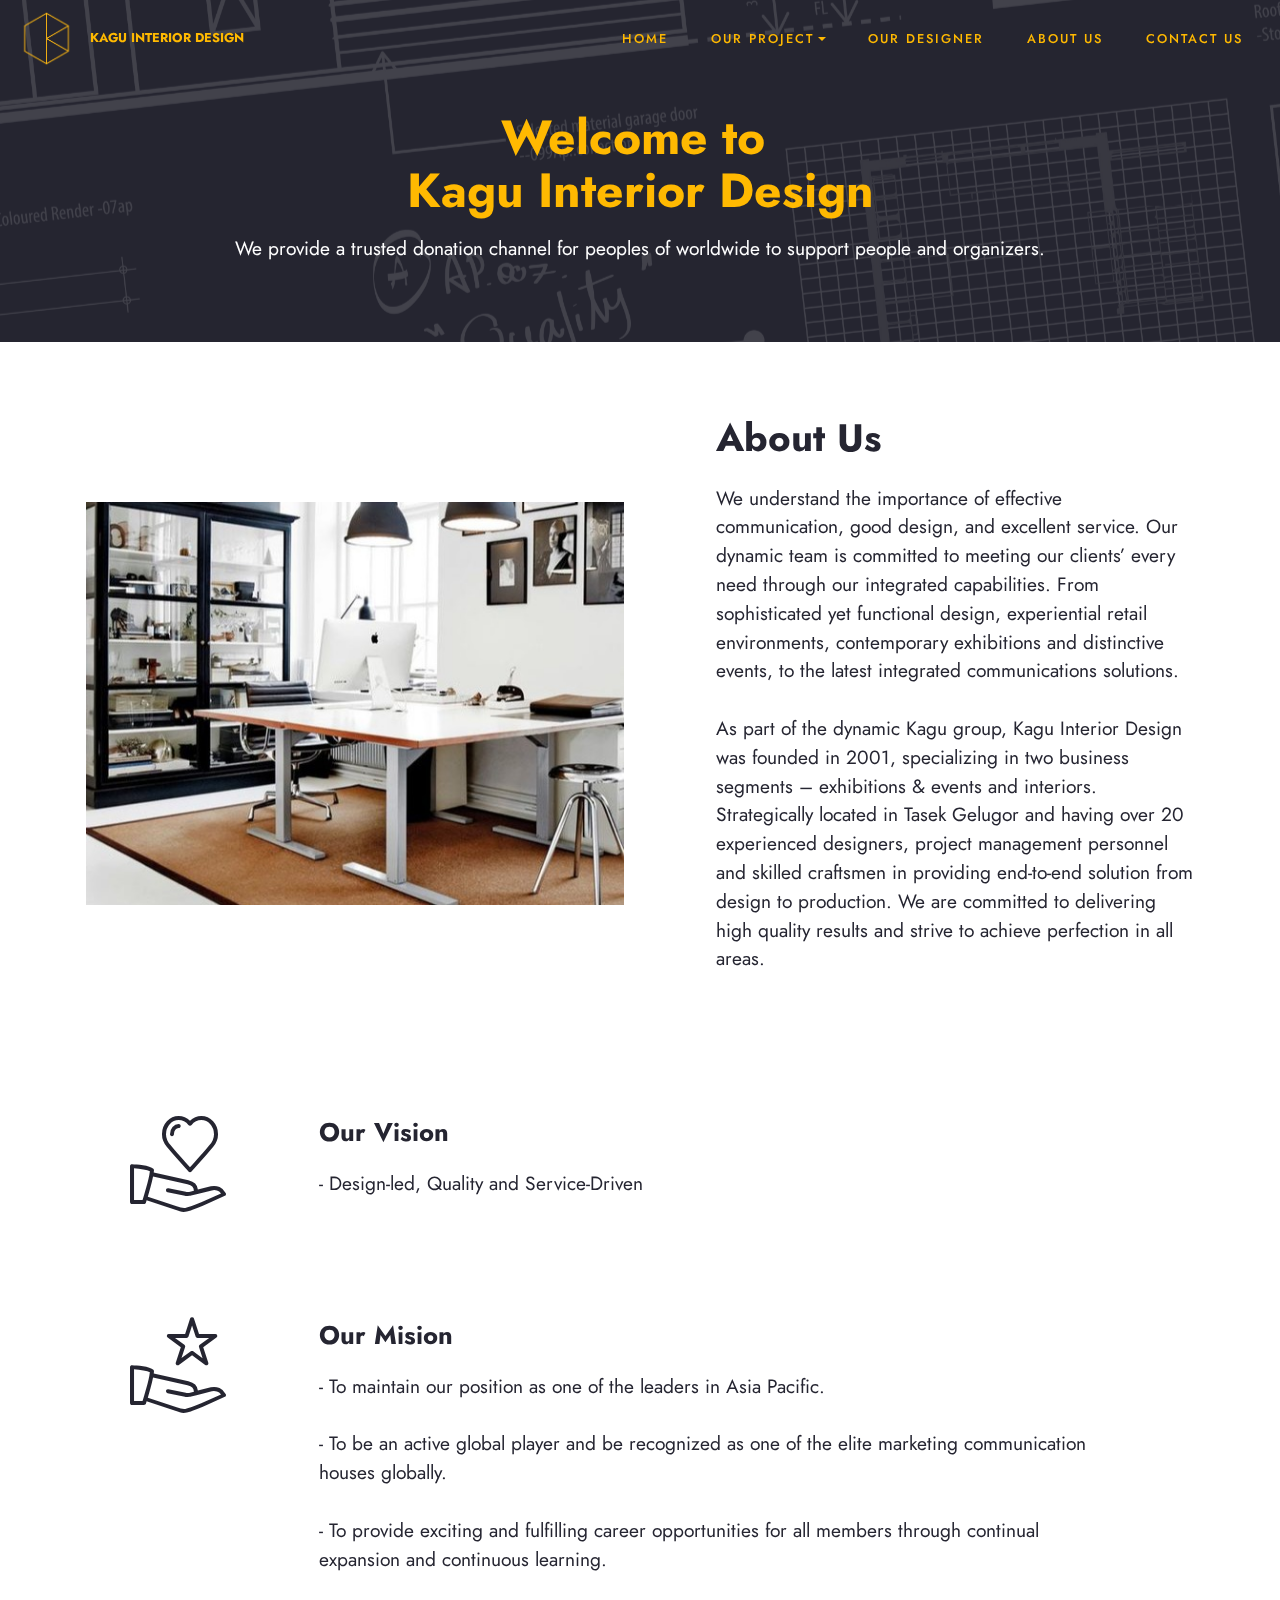
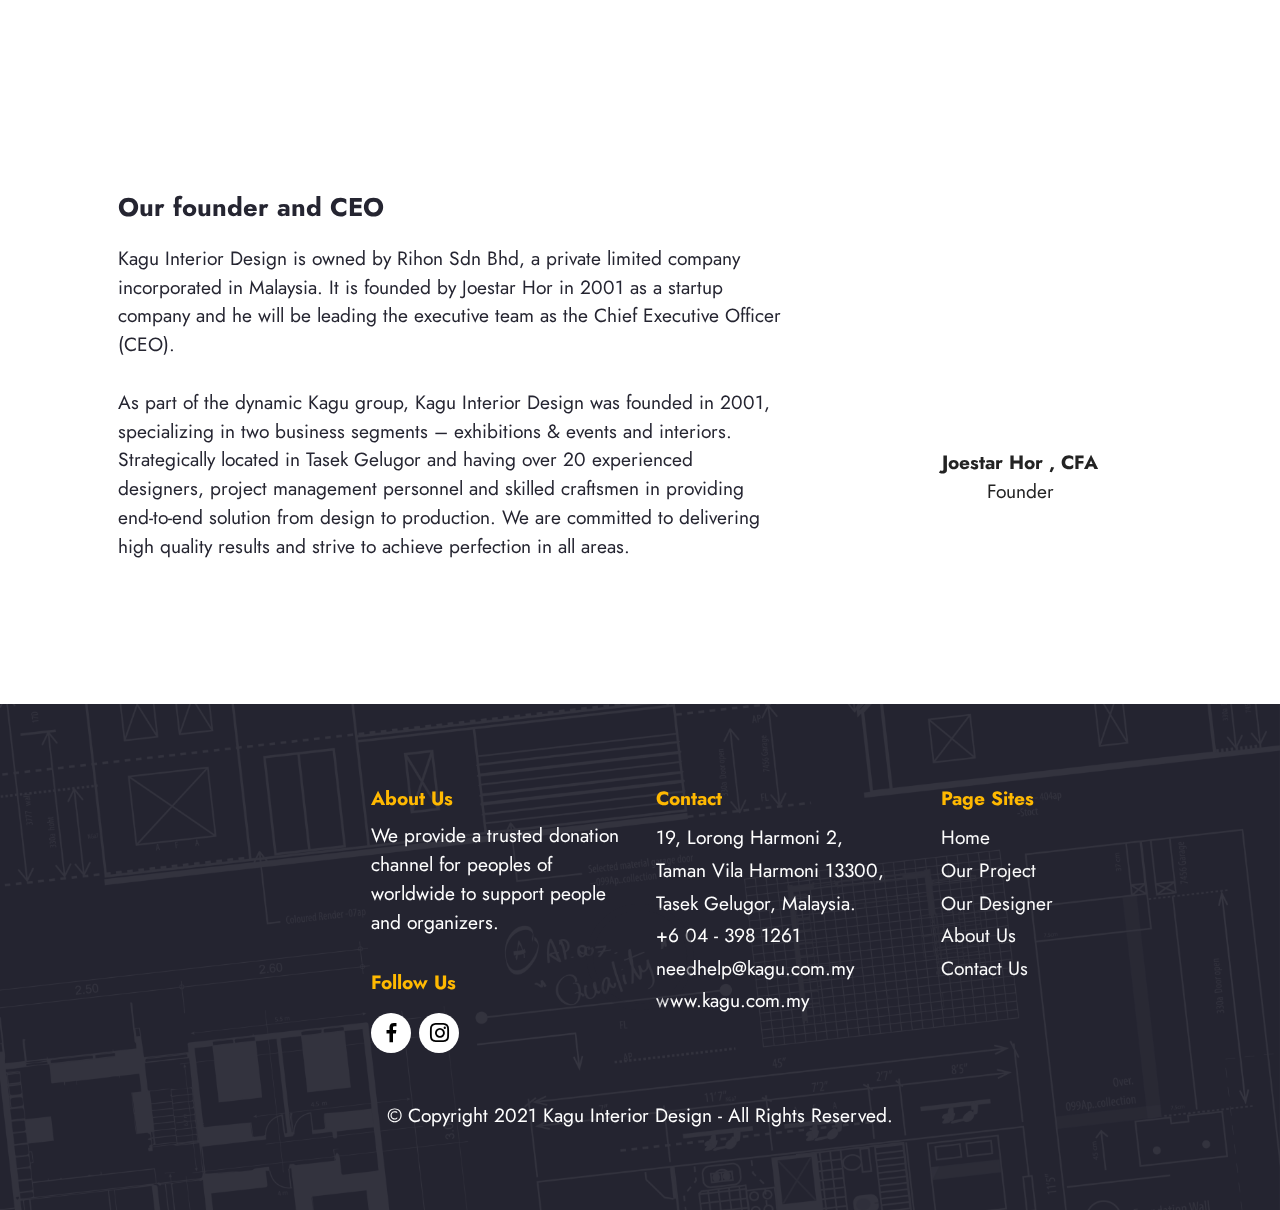
<file: about-us.html>
<!DOCTYPE html>
<html  >
<head>
  
  <meta charset="UTF-8">
  <meta http-equiv="X-UA-Compatible" content="IE=edge">
  
  <meta name="viewport" content="width=device-width, initial-scale=1, minimum-scale=1">
  <link rel="shortcut icon" href="assets/images/logo-kaguinteriordesign-1.png" type="image/x-icon">
  <meta name="description" content="Welcome to Kagu Interior Design. We provide a trusted donation channel for peoples of worldwide to support people and organizers.">
  
  
  <title>Kagu Interior Design | About Us</title>
  <link rel="stylesheet" href="assets/web/assets/mobirise-icons2/mobirise2.css">
  <link rel="stylesheet" href="assets/icon54-v2/style.css">
  <link rel="stylesheet" href="assets/icon54-v3/style.css">
  <link rel="stylesheet" href="assets/tether/tether.min.css">
  <link rel="stylesheet" href="assets/bootstrap/css/bootstrap.min.css">
  <link rel="stylesheet" href="assets/bootstrap/css/bootstrap-grid.min.css">
  <link rel="stylesheet" href="assets/bootstrap/css/bootstrap-reboot.min.css">
  <link rel="stylesheet" href="assets/dropdown/css/style.css">
  <link rel="stylesheet" href="assets/socicon/css/styles.css">
  <link rel="stylesheet" href="assets/theme/css/style.css">
  <link rel="preload" as="style" href="assets/mobirise/css/mbr-additional.css"><link rel="stylesheet" href="assets/mobirise/css/mbr-additional.css" type="text/css">
  
  <script src="assets/web/assets/lazyload/lazyload.js"></script>

  
  

</head>
<body>

<!-- Analytics -->
<!-- Global site tag (gtag.js) - Google Analytics -->
<script async src="https://www.googletagmanager.com/gtag/js?id=G-5SWH6PNPXN"></script>
<script>
  window.dataLayer = window.dataLayer || [];
  function gtag(){dataLayer.push(arguments);}
  gtag('js', new Date());

  gtag('config', 'G-5SWH6PNPXN');
</script>
<!-- /Analytics -->


  
  <section class="extMenu10 menu cid-sxyYWbkvNA" once="menu" id="extMenu10-5q">

	


	<nav class="navbar navbar-dropdown navbar-fixed-top navbar-expand-lg">
		<div class="navbar-brand">
			<span class="navbar-logo">
				<a href="index.html">
					<img src="assets/images/logo-kaguinteriordesign-1.png" alt="logo_kagu" style="height: 3.8rem;">
				</a>
			</span>
			<span class="navbar-caption-wrap"><a class="navbar-caption text-warning text-primary display-4" href="index.html">
					KAGU INTERIOR DESIGN</a></span>
		</div>
		<button class="navbar-toggler" type="button" data-toggle="collapse" data-target="#navbarSupportedContent" aria-controls="navbarNavAltMarkup" aria-expanded="false" aria-label="Toggle navigation">
			<div class="hamburger">
				<span></span>
				<span></span>
				<span></span>
				<span></span>
			</div>
		</button>
		<div class="collapse navbar-collapse" id="navbarSupportedContent">
			<ul class="navbar-nav nav-dropdown nav-right" data-app-modern-menu="true"><li class="nav-item">
					<a class="nav-link link text-warning text-primary display-4" href="index.html">HOME</a>
				</li>
				<li class="nav-item dropdown open">
					<a class="nav-link link text-warning dropdown-toggle display-4" href="#" data-toggle="dropdown-submenu" aria-expanded="true">OUR PROJECT</a>
					<div class="dropdown-menu"><a class="text-warning dropdown-item text-primary display-4" href="all-project.html">ALL PROJECT</a><a class="text-warning dropdown-item text-primary display-4" href="muji-style-project.html">MUJI STYLE</a><a class="text-warning dropdown-item text-primary display-4" href="grey-fresh-style.html">GREY FRESH STYLE</a><a class="text-warning dropdown-item text-primary display-4" href="industrial-style.html" aria-expanded="false">INDUSTRIAL STYLE</a><a class="text-warning dropdown-item text-primary display-4" href="wood-fresh-style.html" aria-expanded="false">WOOD FRESH STYLE</a><a class="text-warning dropdown-item text-primary display-4" href="classic-x-nordic-elegance.html" aria-expanded="false">CLASSIC X NORDIC ELEGANCE</a><a class="text-warning dropdown-item text-primary display-4" href="modern-style.html" aria-expanded="false">MODERN STYLE</a>
					</div>
				</li>
				<li class="nav-item">
					<a class="nav-link link text-warning text-primary display-4" href="our-designer.html">OUR DESIGNER</a>
				</li><li class="nav-item"><a class="nav-link link text-warning text-primary display-4" href="about-us.html">ABOUT US</a></li><li class="nav-item"><a class="nav-link link text-warning text-primary display-4" href="contact-us.html">CONTACT US</a></li></ul>
			
		</div>
	</nav>
</section>

<section class="header6 cid-sxhxkTngVS mbr-parallax-background" id="header6-41">

    

    <div class="mbr-overlay" style="opacity: 0.8; background-color: rgb(37, 37, 49);"></div>

    <div class="align-center container">
        <div class="row justify-content-center">
            <div class="col-12 col-lg-10">
                <h1 class="mbr-section-title mbr-fonts-style mbr-white mb-3 display-1"><strong>Welcome to&nbsp;</strong><br><strong>Kagu Interior Design</strong></h1>
                
                <p class="mbr-text mbr-white mbr-fonts-style display-7">
                    We provide a trusted donation channel for peoples of worldwide to support people and organizers.
                </p>
                
            </div>
        </div>
    </div>
</section>

<section class="header004 cid-sxhxci2dZx" id="header004-40">
    
    
    <div class="container">
        <div class="row">

            <div class="col-lg-6 m-auto img-col">
                <img src="assets/images/home-decor-20.jpeg" alt="studio_01">
            </div>
            
            <div class="col-lg-6 m-auto">
                <div class="content-wrapper align-left">
                    <h1 class="mbr-section-title mbr-bold mbr-black pb-3 mbr-fonts-style display-2">About Us</h1>
                    <p class="mbr-text mbr-black mbr-regular mbr-fonts-style display-7" mbe-class="{'mb-4': showButtons}">We understand the importance of effective communication, good design, and excellent service. Our dynamic team is committed to meeting our clients’ every need through our integrated capabilities. From sophisticated yet functional design, experiential retail environments, contemporary exhibitions and distinctive events, to the latest integrated communications solutions.
<br>
<br>As part of the dynamic Kagu group, Kagu Interior Design was founded in 2001, specializing in two business segments – exhibitions &amp; events and interiors. Strategically located in Tasek Gelugor and having over 20 experienced designers, project management personnel and skilled craftsmen in providing end-to-end solution from design to production. We are committed to delivering high quality results and strive to achieve perfection in all areas.<br></p>
                    
                </div>
            </div>

            

        </div>
    </div>
</section>

<section class="features6 cid-sxhB3PXNpt" id="features06-45">
    <!---->
    
    
    <div class="container">
        <div class="card-wrapper">
            <div class="row">
                <div class="col-lg-2 col-md-2 align-center icon-col">
                    <span class="mbr-iconfont icon54-v3-heart-6" style="color: rgb(37, 37, 49); fill: rgb(37, 37, 49);"></span>
                </div>
                <div class="col-12 col-lg-10 col-md-10">
                    <div class="text-box">
                        <h4 class="mbr-title align-left mbr-fonts-style pb-2 display-5"><strong>Our Vision</strong></h4>
                        <p class="mbr-text align-left mbr-fonts-style pb-2 display-7">- Design-led, Quality and Service-Driven</p>

                        <div class="link-wrap align-left">
                            

                            
                        </div>
                    </div>
                </div>
            </div>
        </div>
        <div class="card-wrapper">
            <div class="row">
                <div class="col-lg-2 col-md-2 align-center icon-col">
                    <span class="mbr-iconfont icon54-v2-hold-star"></span>
                </div>
                <div class="col-12 col-lg-10 col-md-10">
                    <div class="text-box">
                        <h4 class="mbr-title align-left mbr-fonts-style pb-2 display-5"><strong>Our Mision</strong></h4>
                        <p class="mbr-text align-left mbr-fonts-style pb-2 display-7">- To maintain our position as one of the leaders in Asia Pacific.<br>
<br>- To be an active global player and be recognized as one of the elite marketing communication houses globally.<br>
<br>- To provide exciting and fulfilling career opportunities for all members through continual expansion and continuous learning.</p>
                        <div class="link-wrap align-left">
                            

                            
                        </div>
                    </div>
                </div>
            </div>
        </div>
        
    </div>
</section>

<section class="image2 cid-sxhEVa0bR7" id="image2-4a">
    

    

    <div class="container">
        <div class="row align-items-center">
            <div class="col-12 col-lg-4">
                <div class="image-wrapper">
                    <img src="assets/images/portrait-asian-business-man-business-district-lifestyle-business-people-concept.jpeg" alt="ceo">
                    <p class="mbr-description mbr-fonts-style mt-2 align-center display-7"><strong>Joestar Hor , CFA</strong><br>Founder<strong></strong></p>
                </div>
            </div>
            <div class="col-12 col-lg">
                <div class="text-wrapper">
                    <h3 class="mbr-section-title mbr-fonts-style mb-3 display-5"><strong>Our founder and CEO</strong></h3>
                    <p class="mbr-text mbr-fonts-style display-7">Kagu Interior Design is owned by Rihon Sdn Bhd, a private limited company incorporated in Malaysia. It is founded by Joestar Hor in 2001 as a startup company and he will be leading the executive team as the Chief Executive Officer (CEO).&nbsp;<br><br>As part of the dynamic Kagu group, Kagu Interior Design was founded in 2001, specializing in two business segments – exhibitions &amp; events and interiors. Strategically located in Tasek Gelugor and having over 20 experienced designers, project management personnel and skilled craftsmen in providing end-to-end solution from design to production. We are committed to delivering high quality results and strive to achieve perfection in all areas.<br></p>
                </div>
            </div>
        </div>
    </div>
</section>

<section class="footer4 cid-sxckWLNi1I" once="footers" id="footer4-3m">

    
    <div class="mbr-overlay" style="opacity: 0.9; background-color: rgb(37, 37, 49);"></div>
    <div class="container">
        <div class="row mbr-white">
            <div class="col-6 col-lg-3">
                <div class="media-wrap col-md-8 col-12">
                    <a href="index.html">
                        <img src="assets/images/logo-kaguinteriordesign-3.png" alt="logo_kaguinteriordesign_02">
                    </a>
                </div>
            </div>
            <div class="col-12 col-md-6 col-lg-3">
                <h5 class="mbr-section-subtitle mbr-fonts-style mb-2 display-7">
                    <strong>About Us</strong></h5>
                <p class="mbr-text mbr-fonts-style mb-4 display-7">
                    We provide a trusted donation channel for peoples of worldwide to support people and organizers.</p>
                <h5 class="mbr-section-subtitle mbr-fonts-style mb-3 display-7">
                    <strong>Follow Us</strong>
                </h5>
                <div class="social-row display-7">
                    <div class="soc-item">
                        <a href="#" target="_blank">
                            <span class="mbr-iconfont socicon-facebook socicon"></span>
                        </a>
                    </div>
                    <div class="soc-item">
                        <a href="#" target="_blank">
                            <span class="mbr-iconfont socicon-instagram socicon"></span>
                        </a>
                    </div>
                    
                    
                </div>
            </div>
            <div class="col-12 col-md-6 col-lg-3">
                <h5 class="mbr-section-subtitle mbr-fonts-style mb-2 display-7">
                    <strong>Contact</strong></h5>
                <ul class="list mbr-fonts-style display-7">
                    <li class="mbr-text item-wrap">19, Lorong Harmoni 2,</li><li class="mbr-text item-wrap">Taman Vila Harmoni 13300,</li><li class="mbr-text item-wrap">Tasek Gelugor, Malaysia.</li><li class="mbr-text item-wrap">+6 04 - 398 1261</li><li class="mbr-text item-wrap">needhelp@kagu.com.my</li>
                    <li class="mbr-text item-wrap">www.kagu.com.my</li>
                </ul>
            </div>
            <div class="col-12 col-md-6 col-lg-3">
                <h5 class="mbr-section-subtitle mbr-fonts-style mb-2 display-7">
                    <strong>Page Sites</strong></h5>
                <ul class="list mbr-fonts-style display-7">
                    <li class="mbr-text item-wrap"><a href="index.html" class="text-white text-primary">Home</a></li>
                    <li class="mbr-text item-wrap"><a href="all-project.html" class="text-white text-primary">Our Project</a></li><li class="mbr-text item-wrap"><a href="our-designer.html" class="text-white text-primary">Our Designer</a></li>
                    <li class="mbr-text item-wrap"><a href="about-us.html" class="text-white text-primary">About Us</a></li>
                    <li class="mbr-text item-wrap"><a href="contact-us.html" class="text-white text-primary">Contact Us</a></li>
                </ul>
            </div>
            <div class="col-12 mt-4">
                <p class="mbr-text mb-0 mbr-fonts-style copyright align-center display-7">
                    © Copyright 2021 Kagu Interior Design - All Rights Reserved.</p>
            </div>
        </div>
    </div>
</section>


<script src="assets/web/assets/jquery/jquery.min.js"></script>
  <script src="assets/popper/popper.min.js"></script>
  <script src="assets/tether/tether.min.js"></script>
  <script src="assets/bootstrap/js/bootstrap.min.js"></script>
  <script src="assets/smoothscroll/smooth-scroll.js"></script>
  <script src="assets/parallax/jarallax.min.js"></script>
  <script src="assets/dropdown/js/nav-dropdown.js"></script>
  <script src="assets/dropdown/js/navbar-dropdown.js"></script>
  <script src="assets/touchswipe/jquery.touch-swipe.min.js"></script>
  <script src="assets/theme/js/script.js"></script>
  
  
  
 <div id="scrollToTop" class="scrollToTop mbr-arrow-up"><a style="text-align: center;"><i class="mbr-arrow-up-icon mbr-arrow-up-icon-cm cm-icon cm-icon-smallarrow-up"></i></a></div>
  
</body>
</html>
</file>
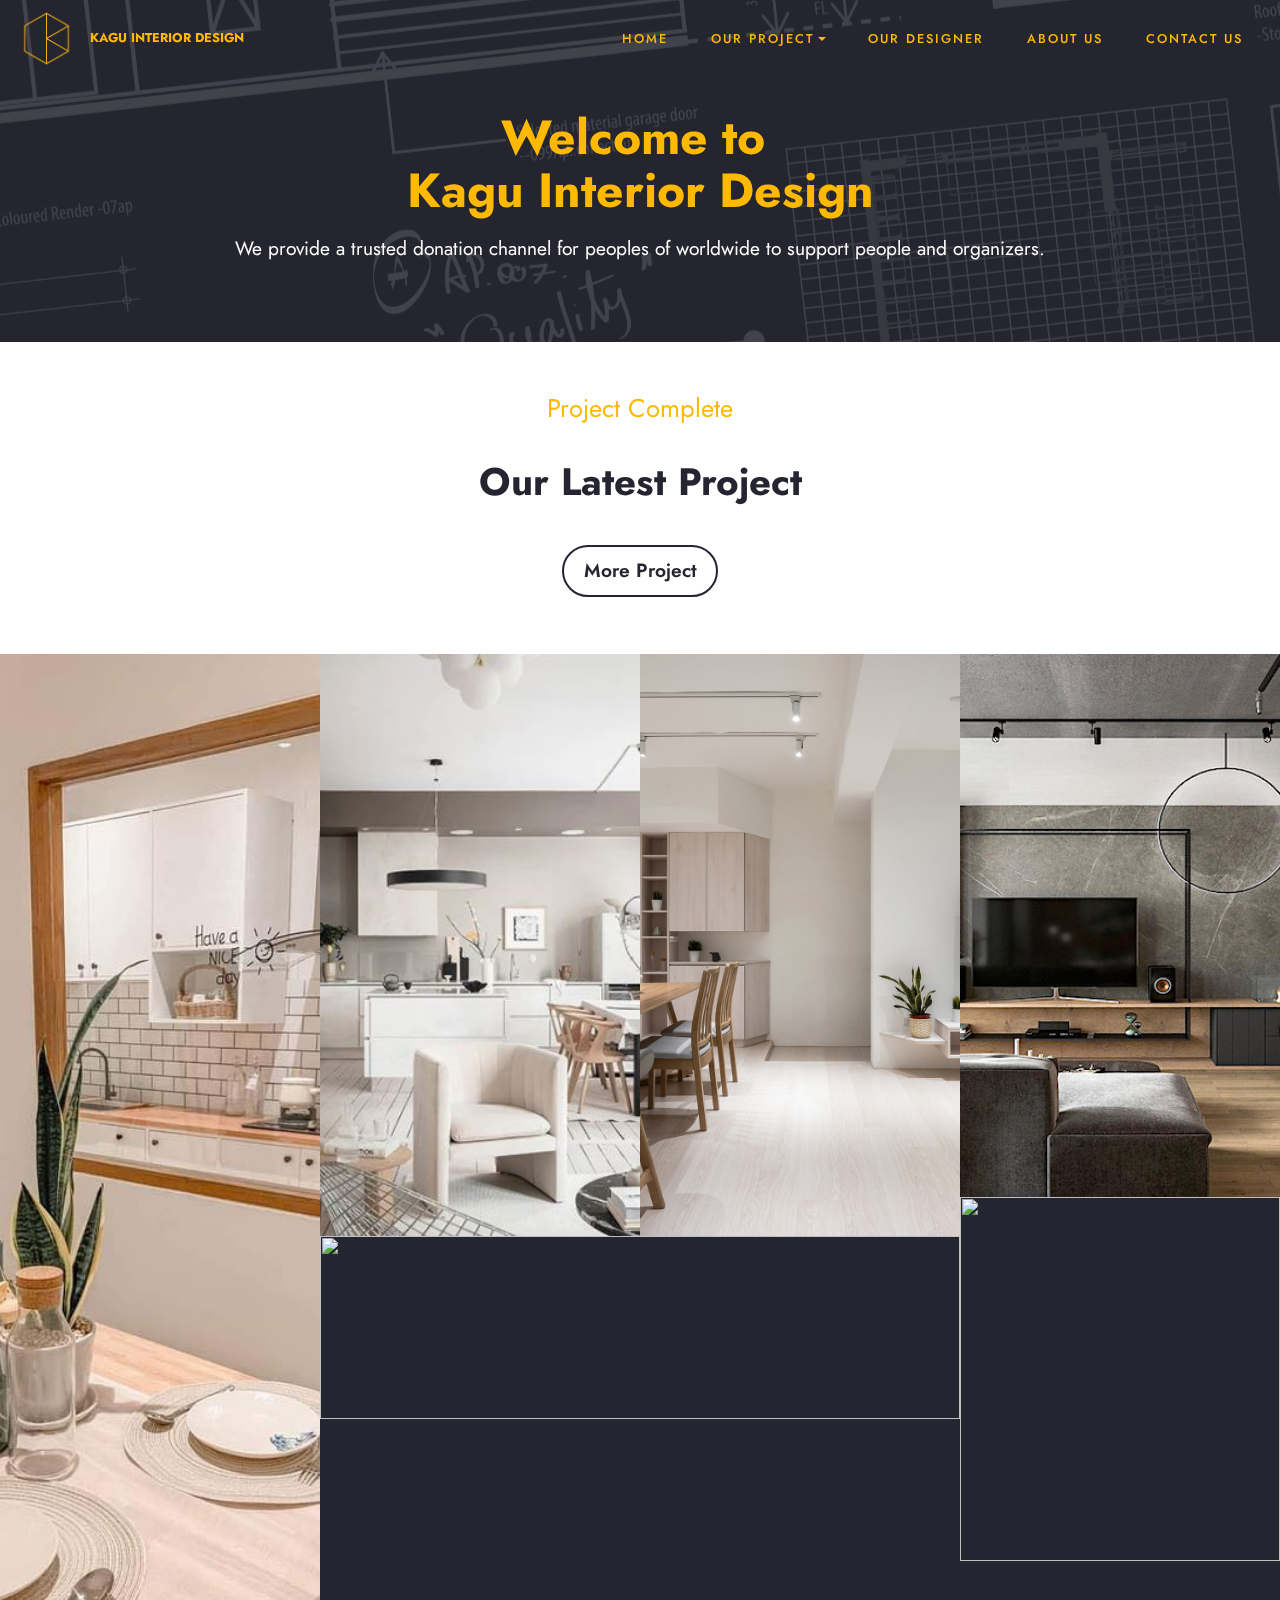
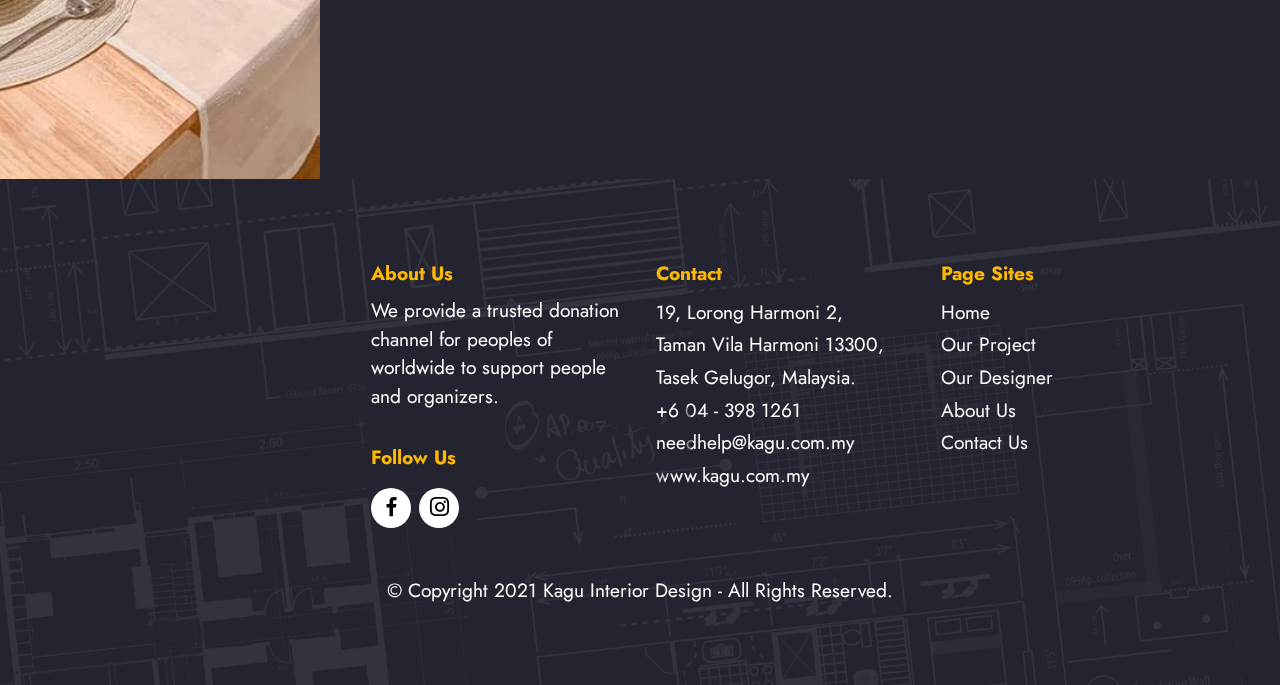
<file: all-project.html>
<!DOCTYPE html>
<html  >
<head>
  
  <meta charset="UTF-8">
  <meta http-equiv="X-UA-Compatible" content="IE=edge">
  
  <meta name="viewport" content="width=device-width, initial-scale=1, minimum-scale=1">
  <link rel="shortcut icon" href="assets/images/logo-kaguinteriordesign-1.png" type="image/x-icon">
  <meta name="description" content="Welcome to Kagu Interior Design. We provide a trusted donation channel for peoples of worldwide to support people and organizers.">
  
  
  <title>Kagu Interior Design | All Project</title>
  <link rel="stylesheet" href="assets/tether/tether.min.css">
  <link rel="stylesheet" href="assets/bootstrap/css/bootstrap.min.css">
  <link rel="stylesheet" href="assets/bootstrap/css/bootstrap-grid.min.css">
  <link rel="stylesheet" href="assets/bootstrap/css/bootstrap-reboot.min.css">
  <link rel="stylesheet" href="assets/dropdown/css/style.css">
  <link rel="stylesheet" href="assets/socicon/css/styles.css">
  <link rel="stylesheet" href="assets/theme/css/style.css">
  <link rel="preload" as="style" href="assets/mobirise/css/mbr-additional.css"><link rel="stylesheet" href="assets/mobirise/css/mbr-additional.css" type="text/css">
  
  <script src="assets/web/assets/lazyload/lazyload.js"></script>

  
  

</head>
<body>

<!-- Analytics -->
<!-- Global site tag (gtag.js) - Google Analytics -->
<script async src="https://www.googletagmanager.com/gtag/js?id=G-5SWH6PNPXN"></script>
<script>
  window.dataLayer = window.dataLayer || [];
  function gtag(){dataLayer.push(arguments);}
  gtag('js', new Date());

  gtag('config', 'G-5SWH6PNPXN');
</script>
<!-- /Analytics -->


  
  <section class="extMenu10 menu cid-sxyYWbkvNA" once="menu" id="extMenu10-5q">

	


	<nav class="navbar navbar-dropdown navbar-fixed-top navbar-expand-lg">
		<div class="navbar-brand">
			<span class="navbar-logo">
				<a href="index.html">
					<img src="assets/images/logo-kaguinteriordesign-1.png" alt="logo_kagu" style="height: 3.8rem;">
				</a>
			</span>
			<span class="navbar-caption-wrap"><a class="navbar-caption text-warning text-primary display-4" href="index.html">
					KAGU INTERIOR DESIGN</a></span>
		</div>
		<button class="navbar-toggler" type="button" data-toggle="collapse" data-target="#navbarSupportedContent" aria-controls="navbarNavAltMarkup" aria-expanded="false" aria-label="Toggle navigation">
			<div class="hamburger">
				<span></span>
				<span></span>
				<span></span>
				<span></span>
			</div>
		</button>
		<div class="collapse navbar-collapse" id="navbarSupportedContent">
			<ul class="navbar-nav nav-dropdown nav-right" data-app-modern-menu="true"><li class="nav-item">
					<a class="nav-link link text-warning text-primary display-4" href="index.html">HOME</a>
				</li>
				<li class="nav-item dropdown open">
					<a class="nav-link link text-warning dropdown-toggle display-4" href="#" data-toggle="dropdown-submenu" aria-expanded="true">OUR PROJECT</a>
					<div class="dropdown-menu"><a class="text-warning dropdown-item text-primary display-4" href="all-project.html">ALL PROJECT</a><a class="text-warning dropdown-item text-primary display-4" href="muji-style-project.html">MUJI STYLE</a><a class="text-warning dropdown-item text-primary display-4" href="grey-fresh-style.html">GREY FRESH STYLE</a><a class="text-warning dropdown-item text-primary display-4" href="industrial-style.html" aria-expanded="false">INDUSTRIAL STYLE</a><a class="text-warning dropdown-item text-primary display-4" href="wood-fresh-style.html" aria-expanded="false">WOOD FRESH STYLE</a><a class="text-warning dropdown-item text-primary display-4" href="classic-x-nordic-elegance.html" aria-expanded="false">CLASSIC X NORDIC ELEGANCE</a><a class="text-warning dropdown-item text-primary display-4" href="modern-style.html" aria-expanded="false">MODERN STYLE</a>
					</div>
				</li>
				<li class="nav-item">
					<a class="nav-link link text-warning text-primary display-4" href="our-designer.html">OUR DESIGNER</a>
				</li><li class="nav-item"><a class="nav-link link text-warning text-primary display-4" href="about-us.html">ABOUT US</a></li><li class="nav-item"><a class="nav-link link text-warning text-primary display-4" href="contact-us.html">CONTACT US</a></li></ul>
			
		</div>
	</nav>
</section>

<section class="header6 cid-sxhI2WS8cq mbr-parallax-background" id="header6-4g">

    

    <div class="mbr-overlay" style="opacity: 0.8; background-color: rgb(37, 37, 49);"></div>

    <div class="align-center container">
        <div class="row justify-content-center">
            <div class="col-12 col-lg-10">
                <h1 class="mbr-section-title mbr-fonts-style mbr-white mb-3 display-1"><strong>Welcome to&nbsp;</strong><br><strong>Kagu Interior Design</strong></h1>
                
                <p class="mbr-text mbr-white mbr-fonts-style display-7">
                    We provide a trusted donation channel for peoples of worldwide to support people and organizers.
                </p>
                
            </div>
        </div>
    </div>
</section>

<section class="content4 cid-sxccgzAz1f" id="content4-39">
    
    
    <div class="container">
        <div class="row justify-content-center">
            <div class="title col-md-12 col-lg-10">
                <h3 class="mbr-section-title mbr-fonts-style align-center mb-4 display-5">
                    Project Complete</h3>
                <h4 class="mbr-section-subtitle align-center mbr-fonts-style mb-4 display-2"><strong>
                    Our Latest Project</strong></h4>
                <div class="mbr-section-btn align-center"><a class="btn btn-danger-outline display-7" href="#">More Project</a></div>
            </div>
        </div>
    </div>
</section>

<section class="features6 cid-sxcfavUroV" id="features06-3e">

    

    
    <div class="container">
        <div class="row">
            <div class="col-lg-3">
                <div class="row row-center">
                    <div class="card p-3 col-12">
                        <div class="card-wrapper">
                            <div class="card-img">
                                <a href="muji-style-project.html"><img src="assets/images/178940407-321735549303138-3584851428855597082-n.jpg" alt="project_01"></a>
                            </div>
                            <div class="card-box">

                                <h4 class="card-title align-center mbr-white mbr-fonts-style display-7">
                                    Interior Design</h4>
                                <p class="mbr-text align-center mbr-white mbr-fonts-style display-5"><strong>Muji Style</strong></p>
                            </div>
                        </div>
                    </div>
                </div>
            </div>
            <div class="col-lg-6">
                <div class="row">
                    <div class="card p-3 col-lg-6 col-12">
                        <div class="card-wrapper">
                            <div class="card-img">
                                <a href="classic-x-nordic-elegance.html"><img src="assets/images/183127378-4207572822598928-3094041521257902882-n.jpg" alt="project_03"></a>
                            </div>
                            <div class="card-box">

                                <h4 class="card-title align-center mbr-white mbr-fonts-style display-7">Interior Design</h4>
                                <p class="mbr-text align-center mbr-white mbr-fonts-style display-5"><strong>Classic x Nordic Elegance</strong><br></p>
                            </div>
                        </div>
                    </div>
                    <div class="card p-3 col-lg-6 col-12">
                        <div class="card-wrapper">
                            <div class="card-img">
                                <a href="grey-fresh-style.html"><img src="assets/images/173494633-5282402041829794-5710137672619122995-n.jpg" alt="project_04"></a>
                            </div>
                            <div class="card-box">

                                <h4 class="card-title align-center mbr-white mbr-fonts-style display-7">
                                    Interior Design</h4>
                                <p class="mbr-text align-center mbr-white mbr-fonts-style display-5"><strong>Grey Fresh Style</strong><br></p>
                            </div>
                        </div>
                    </div>
                    <div class="card p-3 col-lg-12 col-12">
                        <div class="card-wrapper">
                            <div class="card-img">
                                <a href="industrial-style.html"><img src="assets/images/home-decor-9.jpg" alt="Project_02"></a>
                            </div>
                            <div class="card-box">

                                <h4 class="card-title align-center mbr-white mbr-fonts-style display-7">Interior Design</h4>
                                <p class="mbr-text align-center mbr-white mbr-fonts-style display-5"><strong>Industrial Style</strong></p>
                            </div>
                        </div>
                    </div>
                </div>
            </div>
            <div class="col-lg-3">
                <div class="row">
                    <div class="card p-3 col-12">
                        <div class="card-wrapper">
                            <div class="card-img">
                                <a href="wood-fresh-style.html"><img src="assets/images/181224-zeworkroom-1.jpg" alt="project_05"></a>
                            </div>
                            <div class="card-box">

                                <h4 class="card-title align-center mbr-white mbr-fonts-style display-7">Interior Design</h4>
                                <p class="mbr-text align-center mbr-white mbr-fonts-style display-5"><strong>Wood Fresh Styl</strong>e<br></p>
                            </div>
                        </div>
                    </div>
                    <div class="card p-3 col-12">
                        <div class="card-wrapper">
                            <div class="card-img">
                                <a href="modern-style.html"><img src="assets/images/200226-alexurena-6.jpg" alt="project_06"></a>
                            </div>
                            <div class="card-box">

                                <h4 class="card-title align-center mbr-white mbr-fonts-style display-7">Interior Design</h4>
                                <p class="mbr-text align-center mbr-white mbr-fonts-style display-5"><strong>Modern Style</strong></p>
                            </div>
                        </div>
                    </div>
                </div>
            </div>
        </div>
    </div>
</section>

<section class="footer4 cid-sxckWLNi1I" once="footers" id="footer4-3m">

    
    <div class="mbr-overlay" style="opacity: 0.9; background-color: rgb(37, 37, 49);"></div>
    <div class="container">
        <div class="row mbr-white">
            <div class="col-6 col-lg-3">
                <div class="media-wrap col-md-8 col-12">
                    <a href="index.html">
                        <img src="assets/images/logo-kaguinteriordesign-3.png" alt="logo_kaguinteriordesign_02">
                    </a>
                </div>
            </div>
            <div class="col-12 col-md-6 col-lg-3">
                <h5 class="mbr-section-subtitle mbr-fonts-style mb-2 display-7">
                    <strong>About Us</strong></h5>
                <p class="mbr-text mbr-fonts-style mb-4 display-7">
                    We provide a trusted donation channel for peoples of worldwide to support people and organizers.</p>
                <h5 class="mbr-section-subtitle mbr-fonts-style mb-3 display-7">
                    <strong>Follow Us</strong>
                </h5>
                <div class="social-row display-7">
                    <div class="soc-item">
                        <a href="#" target="_blank">
                            <span class="mbr-iconfont socicon-facebook socicon"></span>
                        </a>
                    </div>
                    <div class="soc-item">
                        <a href="#" target="_blank">
                            <span class="mbr-iconfont socicon-instagram socicon"></span>
                        </a>
                    </div>
                    
                    
                </div>
            </div>
            <div class="col-12 col-md-6 col-lg-3">
                <h5 class="mbr-section-subtitle mbr-fonts-style mb-2 display-7">
                    <strong>Contact</strong></h5>
                <ul class="list mbr-fonts-style display-7">
                    <li class="mbr-text item-wrap">19, Lorong Harmoni 2,</li><li class="mbr-text item-wrap">Taman Vila Harmoni 13300,</li><li class="mbr-text item-wrap">Tasek Gelugor, Malaysia.</li><li class="mbr-text item-wrap">+6 04 - 398 1261</li><li class="mbr-text item-wrap">needhelp@kagu.com.my</li>
                    <li class="mbr-text item-wrap">www.kagu.com.my</li>
                </ul>
            </div>
            <div class="col-12 col-md-6 col-lg-3">
                <h5 class="mbr-section-subtitle mbr-fonts-style mb-2 display-7">
                    <strong>Page Sites</strong></h5>
                <ul class="list mbr-fonts-style display-7">
                    <li class="mbr-text item-wrap"><a href="index.html" class="text-white text-primary">Home</a></li>
                    <li class="mbr-text item-wrap"><a href="all-project.html" class="text-white text-primary">Our Project</a></li><li class="mbr-text item-wrap"><a href="our-designer.html" class="text-white text-primary">Our Designer</a></li>
                    <li class="mbr-text item-wrap"><a href="about-us.html" class="text-white text-primary">About Us</a></li>
                    <li class="mbr-text item-wrap"><a href="contact-us.html" class="text-white text-primary">Contact Us</a></li>
                </ul>
            </div>
            <div class="col-12 mt-4">
                <p class="mbr-text mb-0 mbr-fonts-style copyright align-center display-7">
                    © Copyright 2021 Kagu Interior Design - All Rights Reserved.</p>
            </div>
        </div>
    </div>
</section>


<script src="assets/web/assets/jquery/jquery.min.js"></script>
  <script src="assets/popper/popper.min.js"></script>
  <script src="assets/tether/tether.min.js"></script>
  <script src="assets/bootstrap/js/bootstrap.min.js"></script>
  <script src="assets/smoothscroll/smooth-scroll.js"></script>
  <script src="assets/parallax/jarallax.min.js"></script>
  <script src="assets/dropdown/js/nav-dropdown.js"></script>
  <script src="assets/dropdown/js/navbar-dropdown.js"></script>
  <script src="assets/touchswipe/jquery.touch-swipe.min.js"></script>
  <script src="assets/theme/js/script.js"></script>
  
  
  
 <div id="scrollToTop" class="scrollToTop mbr-arrow-up"><a style="text-align: center;"><i class="mbr-arrow-up-icon mbr-arrow-up-icon-cm cm-icon cm-icon-smallarrow-up"></i></a></div>
  
</body>
</html>
</file>
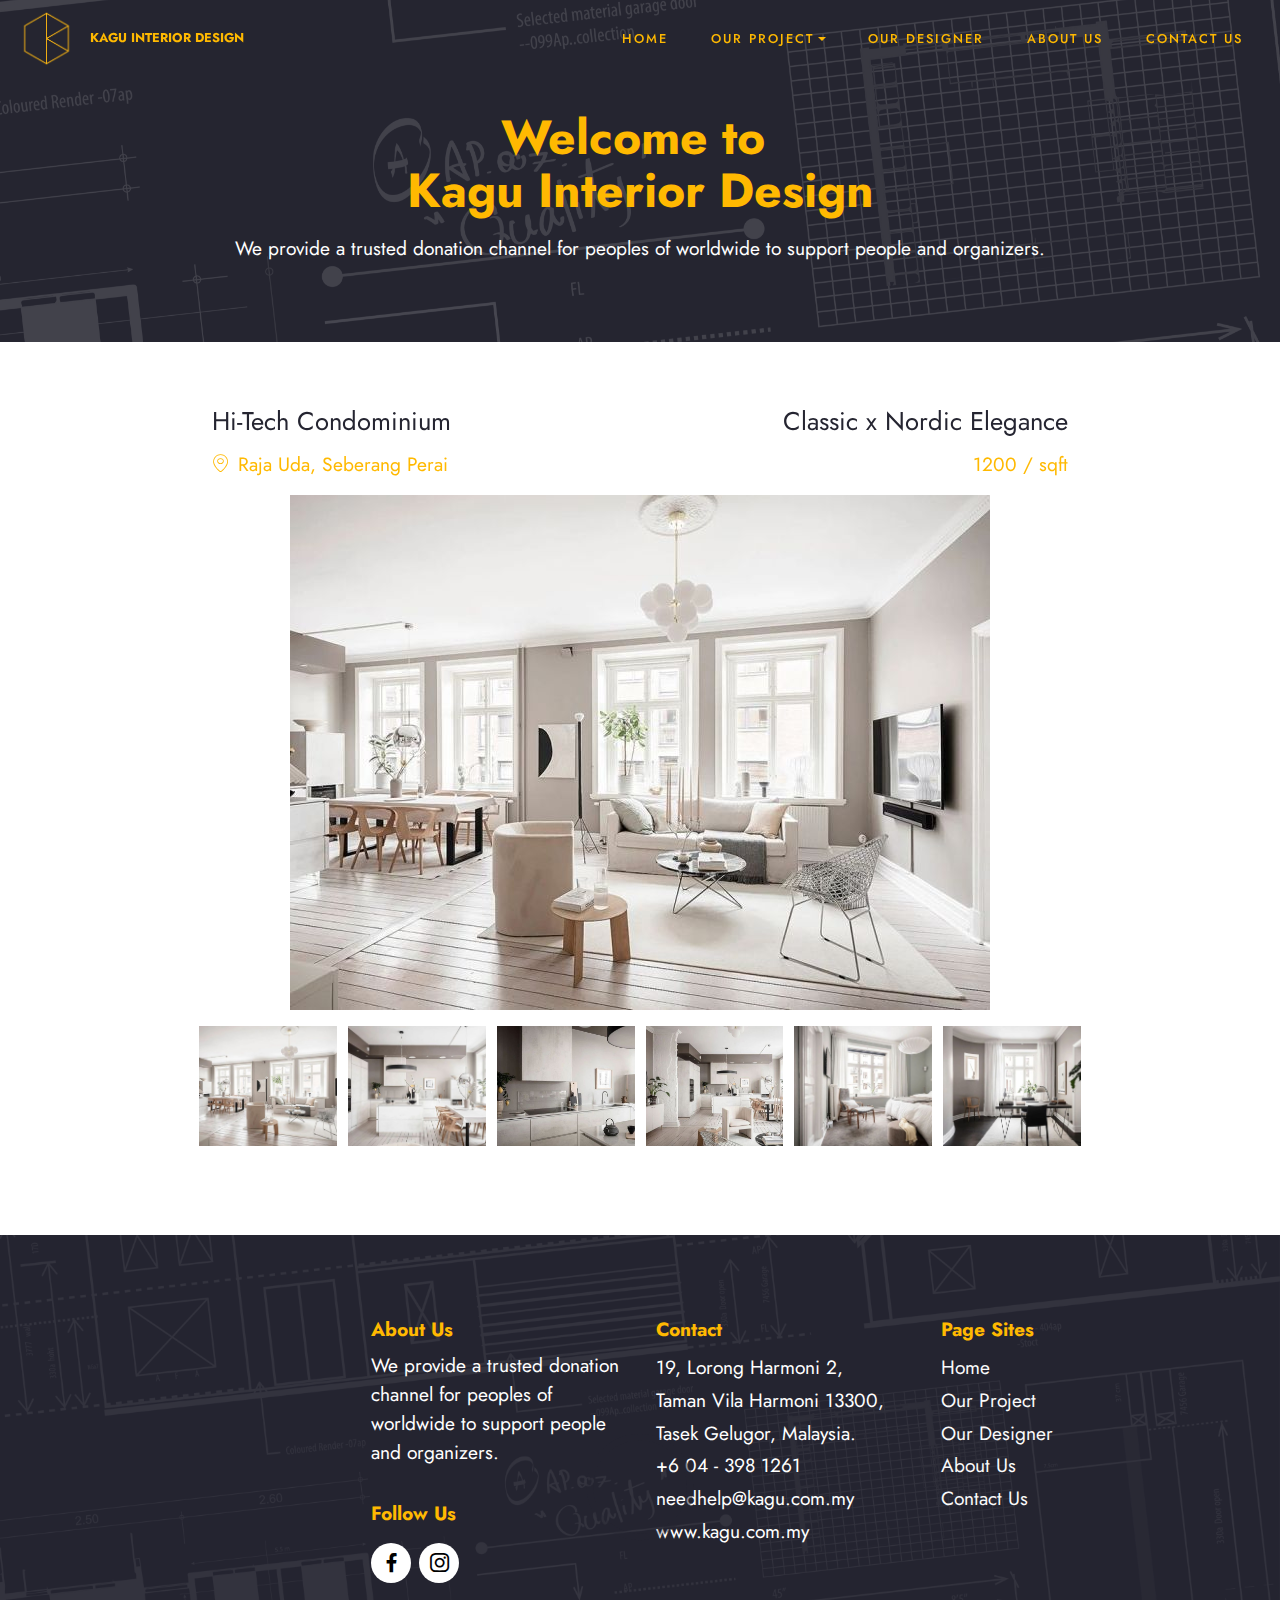
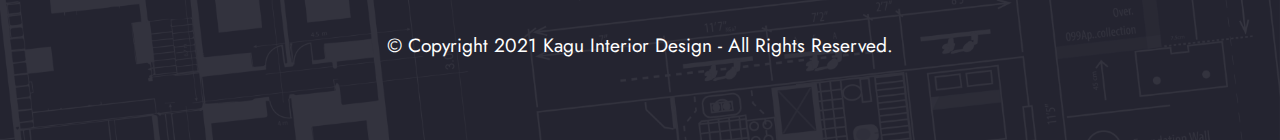
<file: classic-x-nordic-elegance.html>
<!DOCTYPE html>
<html  >
<head>
  
  <meta charset="UTF-8">
  <meta http-equiv="X-UA-Compatible" content="IE=edge">
  
  <meta name="viewport" content="width=device-width, initial-scale=1, minimum-scale=1">
  <link rel="shortcut icon" href="assets/images/logo-kaguinteriordesign-1.png" type="image/x-icon">
  <meta name="description" content="Welcome to Kagu Interior Design. We provide a trusted donation channel for peoples of worldwide to support people and organizers.">
  
  
  <title>Kagu Interior Design | Classic x Nordic Elegance</title>
  <link rel="stylesheet" href="assets/web/assets/mobirise-icons/mobirise-icons.css">
  <link rel="stylesheet" href="assets/tether/tether.min.css">
  <link rel="stylesheet" href="assets/bootstrap/css/bootstrap.min.css">
  <link rel="stylesheet" href="assets/bootstrap/css/bootstrap-grid.min.css">
  <link rel="stylesheet" href="assets/bootstrap/css/bootstrap-reboot.min.css">
  <link rel="stylesheet" href="assets/dropdown/css/style.css">
  <link rel="stylesheet" href="assets/socicon/css/styles.css">
  <link rel="stylesheet" href="assets/theme/css/style.css">
  <link rel="preload" as="style" href="assets/mobirise/css/mbr-additional.css"><link rel="stylesheet" href="assets/mobirise/css/mbr-additional.css" type="text/css">
  
  <script src="assets/web/assets/lazyload/lazyload.js"></script>

  
  

</head>
<body>

<!-- Analytics -->
<!-- Global site tag (gtag.js) - Google Analytics -->
<script async src="https://www.googletagmanager.com/gtag/js?id=G-5SWH6PNPXN"></script>
<script>
  window.dataLayer = window.dataLayer || [];
  function gtag(){dataLayer.push(arguments);}
  gtag('js', new Date());

  gtag('config', 'G-5SWH6PNPXN');
</script>
<!-- /Analytics -->


  
  <section class="extMenu10 menu cid-sxyYWbkvNA" once="menu" id="extMenu10-5q">

	


	<nav class="navbar navbar-dropdown navbar-fixed-top navbar-expand-lg">
		<div class="navbar-brand">
			<span class="navbar-logo">
				<a href="index.html">
					<img src="assets/images/logo-kaguinteriordesign-1.png" alt="logo_kagu" style="height: 3.8rem;">
				</a>
			</span>
			<span class="navbar-caption-wrap"><a class="navbar-caption text-warning text-primary display-4" href="index.html">
					KAGU INTERIOR DESIGN</a></span>
		</div>
		<button class="navbar-toggler" type="button" data-toggle="collapse" data-target="#navbarSupportedContent" aria-controls="navbarNavAltMarkup" aria-expanded="false" aria-label="Toggle navigation">
			<div class="hamburger">
				<span></span>
				<span></span>
				<span></span>
				<span></span>
			</div>
		</button>
		<div class="collapse navbar-collapse" id="navbarSupportedContent">
			<ul class="navbar-nav nav-dropdown nav-right" data-app-modern-menu="true"><li class="nav-item">
					<a class="nav-link link text-warning text-primary display-4" href="index.html">HOME</a>
				</li>
				<li class="nav-item dropdown open">
					<a class="nav-link link text-warning dropdown-toggle display-4" href="#" data-toggle="dropdown-submenu" aria-expanded="true">OUR PROJECT</a>
					<div class="dropdown-menu"><a class="text-warning dropdown-item text-primary display-4" href="all-project.html">ALL PROJECT</a><a class="text-warning dropdown-item text-primary display-4" href="muji-style-project.html">MUJI STYLE</a><a class="text-warning dropdown-item text-primary display-4" href="grey-fresh-style.html">GREY FRESH STYLE</a><a class="text-warning dropdown-item text-primary display-4" href="industrial-style.html" aria-expanded="false">INDUSTRIAL STYLE</a><a class="text-warning dropdown-item text-primary display-4" href="wood-fresh-style.html" aria-expanded="false">WOOD FRESH STYLE</a><a class="text-warning dropdown-item text-primary display-4" href="classic-x-nordic-elegance.html" aria-expanded="false">CLASSIC X NORDIC ELEGANCE</a><a class="text-warning dropdown-item text-primary display-4" href="modern-style.html" aria-expanded="false">MODERN STYLE</a>
					</div>
				</li>
				<li class="nav-item">
					<a class="nav-link link text-warning text-primary display-4" href="our-designer.html">OUR DESIGNER</a>
				</li><li class="nav-item"><a class="nav-link link text-warning text-primary display-4" href="about-us.html">ABOUT US</a></li><li class="nav-item"><a class="nav-link link text-warning text-primary display-4" href="contact-us.html">CONTACT US</a></li></ul>
			
		</div>
	</nav>
</section>

<section class="header6 cid-sxieOHR2t1" id="header6-4x">

    

    <div class="mbr-overlay" style="opacity: 0.8; background-color: rgb(37, 37, 49);"></div>

    <div class="align-center container">
        <div class="row justify-content-center">
            <div class="col-12 col-lg-10">
                <h1 class="mbr-section-title mbr-fonts-style mbr-white mb-3 display-1"><strong>Welcome to&nbsp;</strong><br><strong>Kagu Interior Design</strong></h1>
                
                <p class="mbr-text mbr-white mbr-fonts-style display-7">
                    We provide a trusted donation channel for peoples of worldwide to support people and organizers.
                </p>
                
            </div>
        </div>
    </div>
</section>

<section class="slider1 realtym4_slider1 testimonials-slider cid-sxiePynH3d" data-interval="false" id="slider1-4y">

	

	

	<div class="main container">
		<div class="row justify-content-center">
			<div class="second-col col-md-10">
				<div class="carousel slide slides" role="listbox" data-pause="true" data-keyboard="false" data-ride="false" data-interval="false">
					<ol class="carousel-indicators">
						<li class="li1" data-slide-to="0"></li>
						<li class="li2" data-slide-to="1"></li>
						<li class="li3" data-slide-to="2"></li>
						<li class="li4" data-slide-to="3"></li>
						<li class="li5" data-slide-to="4"></li>
						<li class="li6" data-slide-to="5"></li>
					</ol>
					<div class="carousel-inner">
						
						
						
						
						
						
					<div class="carousel-item ">
							<div class="media-container-row">
								<div class="col-md-12">
									<div class="row justify-content-center">
										<div class="col-md-6">
											<div class="text-box align-left">
												<h4 class="card-title1 mbr-fonts-style mbr-normal display-5">Hi-Tech Condominium</h4>
												<div class="ico-box">
													<span class="pr-2 mbr-iconfont mbr-iconfont-social ico2 mbri-pin"></span>
													<p class="mbr-text mbr-fonts-style item mbr-normal display-7">Raja Uda, Seberang Perai</p>
												</div>
											</div>
										</div>
										<div class="col-md-6">
											<div class="text-box align-right">
												<h4 class="card-title2 mbr-fonts-style mbr-normal display-5">Classic x Nordic Elegance</h4>
												<p class="mbr-text mbr-fonts-style sq mbr-normal display-7">1200 / sqft</p>
											</div>
										</div>
									</div>
									<div class="wrap-img ">
										<img src="assets/images/182564550-4207572815932262-701236484424631598-n.jpg" class="img-responsive clients-img" alt="nordic_house_01" title="">
									</div>
								</div>
							</div>
						</div><div class="carousel-item ">
							<div class="media-container-row">
								<div class="col-md-12">
									<div class="row justify-content-center">
										<div class="col-md-6">
											<div class="text-box align-left">
												<h4 class="card-title1 mbr-fonts-style mbr-normal display-5">Hi-Tech Apartment&nbsp;</h4>
												<div class="ico-box">
													<span class="pr-2 mbr-iconfont mbr-iconfont-social ico2 mbri-pin"></span>
													<p class="mbr-text mbr-fonts-style item mbr-normal display-7">Las Vegas,
														32 Street</p>
												</div>
											</div>
										</div>
										<div class="col-md-6">
											<div class="text-box align-right">
												<h4 class="card-title2 mbr-fonts-style mbr-normal display-5">
													$540.000</h4>
												<p class="mbr-text mbr-fonts-style sq mbr-normal display-7">$835 / sq m</p>
											</div>
										</div>
									</div>
									<div class="wrap-img ">
										<img src="assets/images/182505752-4207572829265594-1647564804036434275-n.jpg" class="img-responsive clients-img" alt="nordic_house_02" title="">
									</div>
								</div>
							</div>
						</div><div class="carousel-item ">
							<div class="media-container-row">
								<div class="col-md-12">
									<div class="row justify-content-center">
										<div class="col-md-6">
											<div class="text-box align-left">
												<h4 class="card-title1 mbr-fonts-style mbr-normal display-5">Creative Apartment</h4>
												<div class="ico-box">
													<span class="pr-2 mbr-iconfont mbr-iconfont-social ico2 mbri-pin"></span>
													<p class="mbr-text mbr-fonts-style item mbr-normal display-7">London,
														Summer Avenue</p>
												</div>
											</div>
										</div>
										<div class="col-md-6">
											<div class="text-box align-right">
												<h4 class="card-title2 mbr-fonts-style mbr-normal display-5">
													$920.000</h4>
												<p class="mbr-text mbr-fonts-style sq mbr-normal display-7">$954 / sq m</p>
											</div>
										</div>
									</div>
									<div class="wrap-img ">
										<img src="assets/images/182632496-4207572969265580-3749666606185582557-n.jpg" class="img-responsive clients-img" alt="nordic_house_03" title="">
									</div>
								</div>
							</div>
						</div><div class="carousel-item ">
							<div class="media-container-row">
								<div class="col-md-12">
									<div class="row justify-content-center">
										<div class="col-md-6">
											<div class="text-box align-left">
												<h4 class="card-title1 mbr-fonts-style mbr-normal display-5">Summer Apartment</h4>
												<div class="ico-box">
													<span class="pr-2 mbr-iconfont mbr-iconfont-social ico2 mbri-pin"></span>
													<p class="mbr-text mbr-fonts-style item mbr-normal display-7">New York,
														&nbsp;Willis Avenue</p>
												</div>
											</div>
										</div>
										<div class="col-md-6">
											<div class="text-box align-right">
												<h4 class="card-title2 mbr-fonts-style mbr-normal display-5">
													$420.000</h4>
												<p class="mbr-text mbr-fonts-style sq mbr-normal display-7">$777 / sq m</p>
											</div>
										</div>
									</div>
									<div class="wrap-img ">
										<img src="assets/images/183127378-4207572822598928-3094041521257902882-n.jpg" class="img-responsive clients-img" alt="nordic_house_04" title="">
									</div>
								</div>
							</div>
						</div><div class="carousel-item ">
							<div class="media-container-row">
								<div class="col-md-12">
									<div class="row justify-content-center">
										<div class="col-md-6">
											<div class="text-box align-left">
												<h4 class="card-title1 mbr-fonts-style mbr-normal display-5">Hi-Tech Apartment&nbsp;</h4>
												<div class="ico-box">
													<span class="pr-2 mbr-iconfont mbr-iconfont-social ico2 mbri-pin"></span>
													<p class="mbr-text mbr-fonts-style item mbr-normal display-7">Las Vegas,
														32 Street</p>
												</div>
											</div>
										</div>
										<div class="col-md-6">
											<div class="text-box align-right">
												<h4 class="card-title2 mbr-fonts-style mbr-normal display-5">
													$540.000</h4>
												<p class="mbr-text mbr-fonts-style sq mbr-normal display-7">$835 / sq m</p>
											</div>
										</div>
									</div>
									<div class="wrap-img ">
										<img src="assets/images/183125940-4207573149265562-1239776419643199550-n.jpg" class="img-responsive clients-img" alt="nordic_house_05" title="">
									</div>
								</div>
							</div>
						</div><div class="carousel-item ">
							<div class="media-container-row">
								<div class="col-md-12">
									<div class="row justify-content-center">
										<div class="col-md-6">
											<div class="text-box align-left">
												<h4 class="card-title1 mbr-fonts-style mbr-normal display-5">Hi-Tech Apartment</h4>
												<div class="ico-box">
													<span class="pr-2 mbr-iconfont mbr-iconfont-social ico2 mbri-pin"></span>
													<p class="mbr-text mbr-fonts-style item mbr-normal display-7">Raja Uda,
														Seberang Perai</p>
												</div>
											</div>
										</div>
										<div class="col-md-6">
											<div class="text-box align-right">
												<h4 class="card-title2 mbr-fonts-style mbr-normal display-5">Classic x Nordic Elegance</h4>
												<p class="mbr-text mbr-fonts-style sq mbr-normal display-7">1200 / sqft</p>
											</div>
										</div>
									</div>
									<div class="wrap-img ">
										<img src="assets/images/185296283-4207573175932226-7603814410907502352-n.jpg" class="img-responsive clients-img" alt="nordic_house_06" title="">
									</div>
								</div>
							</div>
						</div></div>
				</div>
			</div>
		</div>
	</div>
</section>

<section class="footer4 cid-sxckWLNi1I" once="footers" id="footer4-4q">

    
    <div class="mbr-overlay" style="opacity: 0.9; background-color: rgb(37, 37, 49);"></div>
    <div class="container">
        <div class="row mbr-white">
            <div class="col-6 col-lg-3">
                <div class="media-wrap col-md-8 col-12">
                    <a href="index.html">
                        <img src="assets/images/logo-kaguinteriordesign-3.png" alt="logo_kaguinteriordesign_02">
                    </a>
                </div>
            </div>
            <div class="col-12 col-md-6 col-lg-3">
                <h5 class="mbr-section-subtitle mbr-fonts-style mb-2 display-7">
                    <strong>About Us</strong></h5>
                <p class="mbr-text mbr-fonts-style mb-4 display-7">
                    We provide a trusted donation channel for peoples of worldwide to support people and organizers.</p>
                <h5 class="mbr-section-subtitle mbr-fonts-style mb-3 display-7">
                    <strong>Follow Us</strong>
                </h5>
                <div class="social-row display-7">
                    <div class="soc-item">
                        <a href="#" target="_blank">
                            <span class="mbr-iconfont socicon-facebook socicon"></span>
                        </a>
                    </div>
                    <div class="soc-item">
                        <a href="#" target="_blank">
                            <span class="mbr-iconfont socicon-instagram socicon"></span>
                        </a>
                    </div>
                    
                    
                </div>
            </div>
            <div class="col-12 col-md-6 col-lg-3">
                <h5 class="mbr-section-subtitle mbr-fonts-style mb-2 display-7">
                    <strong>Contact</strong></h5>
                <ul class="list mbr-fonts-style display-7">
                    <li class="mbr-text item-wrap">19, Lorong Harmoni 2,</li><li class="mbr-text item-wrap">Taman Vila Harmoni 13300,</li><li class="mbr-text item-wrap">Tasek Gelugor, Malaysia.</li><li class="mbr-text item-wrap">+6 04 - 398 1261</li><li class="mbr-text item-wrap">needhelp@kagu.com.my</li>
                    <li class="mbr-text item-wrap">www.kagu.com.my</li>
                </ul>
            </div>
            <div class="col-12 col-md-6 col-lg-3">
                <h5 class="mbr-section-subtitle mbr-fonts-style mb-2 display-7">
                    <strong>Page Sites</strong></h5>
                <ul class="list mbr-fonts-style display-7">
                    <li class="mbr-text item-wrap"><a href="index.html" class="text-white text-primary">Home</a></li>
                    <li class="mbr-text item-wrap"><a href="all-project.html" class="text-white text-primary">Our Project</a></li><li class="mbr-text item-wrap"><a href="our-designer.html" class="text-white text-primary">Our Designer</a></li>
                    <li class="mbr-text item-wrap"><a href="about-us.html" class="text-white text-primary">About Us</a></li>
                    <li class="mbr-text item-wrap"><a href="contact-us.html" class="text-white text-primary">Contact Us</a></li>
                </ul>
            </div>
            <div class="col-12 mt-4">
                <p class="mbr-text mb-0 mbr-fonts-style copyright align-center display-7">
                    © Copyright 2021 Kagu Interior Design - All Rights Reserved.</p>
            </div>
        </div>
    </div>
</section>


<script src="assets/web/assets/jquery/jquery.min.js"></script>
  <script src="assets/popper/popper.min.js"></script>
  <script src="assets/tether/tether.min.js"></script>
  <script src="assets/bootstrap/js/bootstrap.min.js"></script>
  <script src="assets/smoothscroll/smooth-scroll.js"></script>
  <script src="assets/bootstrapcarouselswipe/bootstrap-carousel-swipe.js"></script>
  <script src="assets/mbr-testimonials-slider/mbr-testimonials-slider.js"></script>
  <script src="assets/dropdown/js/nav-dropdown.js"></script>
  <script src="assets/dropdown/js/navbar-dropdown.js"></script>
  <script src="assets/touchswipe/jquery.touch-swipe.min.js"></script>
  <script src="assets/theme/js/script.js"></script>
  
  
  
 <div id="scrollToTop" class="scrollToTop mbr-arrow-up"><a style="text-align: center;"><i class="mbr-arrow-up-icon mbr-arrow-up-icon-cm cm-icon cm-icon-smallarrow-up"></i></a></div>
  
</body>
</html>
</file>
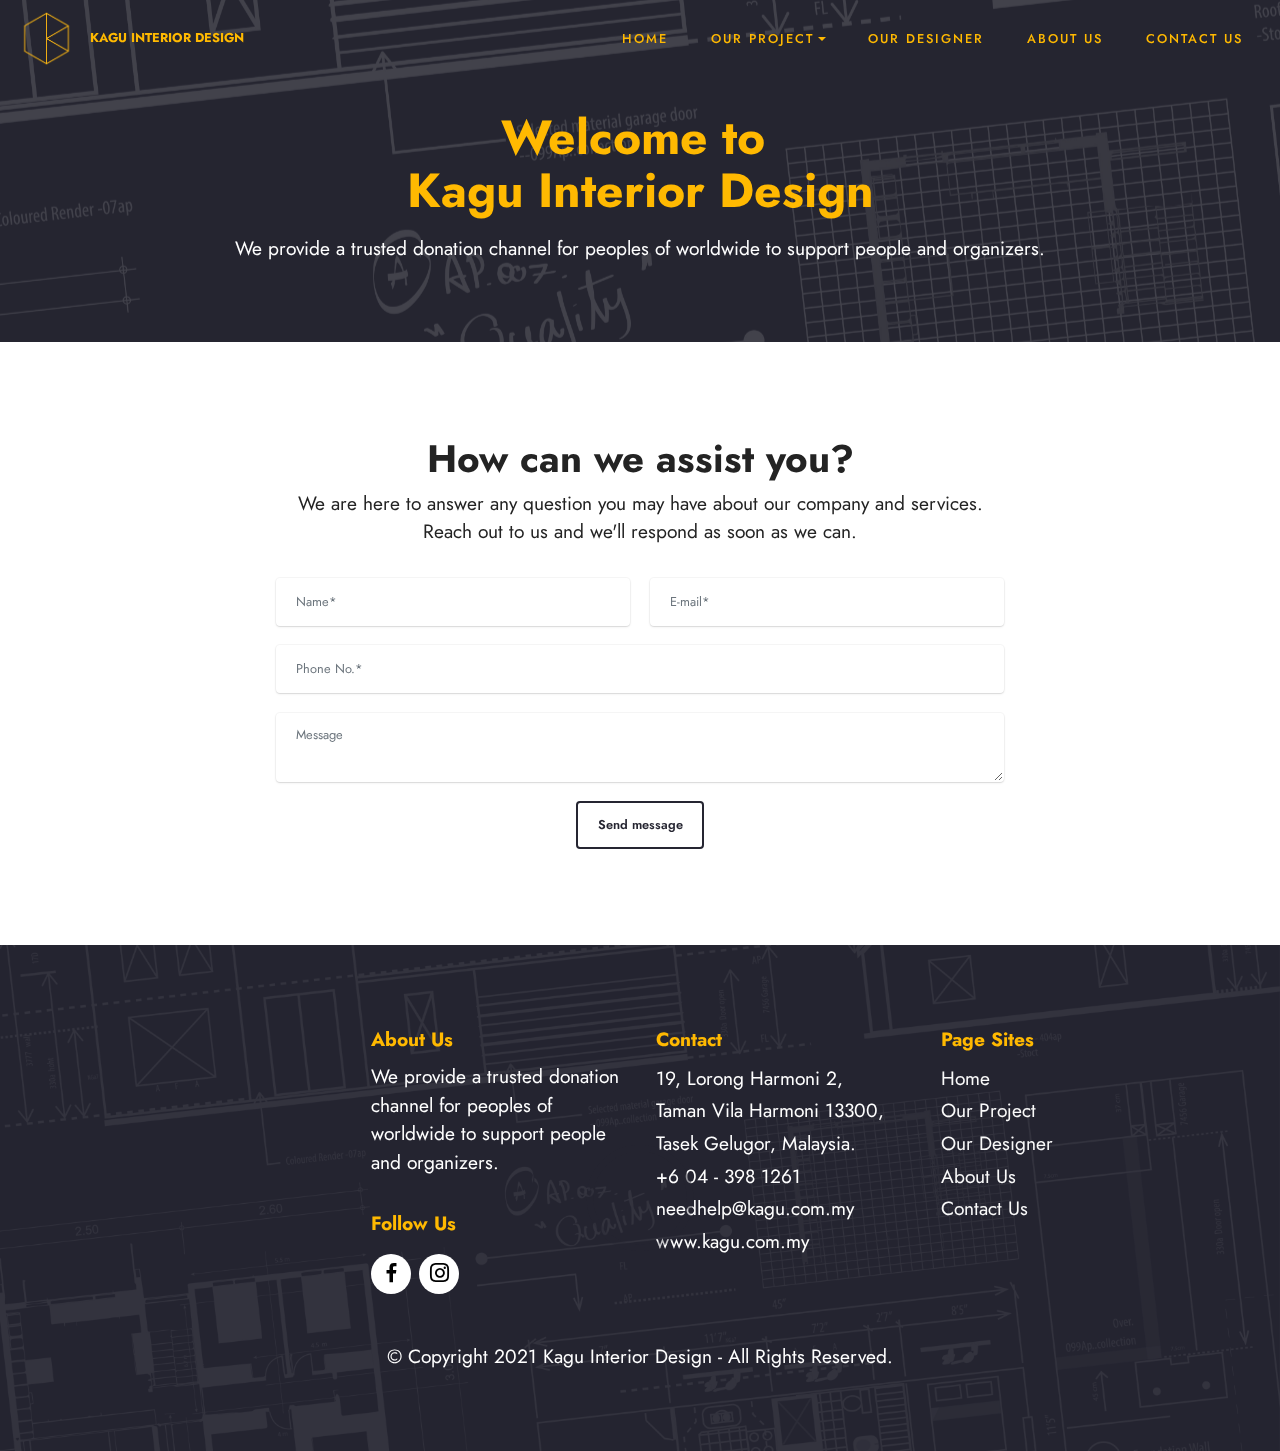
<file: contact-us.html>
<!DOCTYPE html>
<html  >
<head>
  
  <meta charset="UTF-8">
  <meta http-equiv="X-UA-Compatible" content="IE=edge">
  
  <meta name="viewport" content="width=device-width, initial-scale=1, minimum-scale=1">
  <link rel="shortcut icon" href="assets/images/logo-kaguinteriordesign-1.png" type="image/x-icon">
  <meta name="description" content="Welcome to Kagu Interior Design. We provide a trusted donation channel for peoples of worldwide to support people and organizers.">
  
  
  <title>Kagu Interior Design | Contact Us</title>
  <link rel="stylesheet" href="assets/tether/tether.min.css">
  <link rel="stylesheet" href="assets/bootstrap/css/bootstrap.min.css">
  <link rel="stylesheet" href="assets/bootstrap/css/bootstrap-grid.min.css">
  <link rel="stylesheet" href="assets/bootstrap/css/bootstrap-reboot.min.css">
  <link rel="stylesheet" href="assets/formstyler/jquery.formstyler.css">
  <link rel="stylesheet" href="assets/formstyler/jquery.formstyler.theme.css">
  <link rel="stylesheet" href="assets/datepicker/jquery.datetimepicker.min.css">
  <link rel="stylesheet" href="assets/dropdown/css/style.css">
  <link rel="stylesheet" href="assets/socicon/css/styles.css">
  <link rel="stylesheet" href="assets/theme/css/style.css">
  <link rel="stylesheet" href="assets/recaptcha.css">
  <link rel="preload" as="style" href="assets/mobirise/css/mbr-additional.css"><link rel="stylesheet" href="assets/mobirise/css/mbr-additional.css" type="text/css">
  
  <script src="assets/web/assets/lazyload/lazyload.js"></script>

  
  

</head>
<body>

<!-- Analytics -->
<!-- Global site tag (gtag.js) - Google Analytics -->
<script async src="https://www.googletagmanager.com/gtag/js?id=G-5SWH6PNPXN"></script>
<script>
  window.dataLayer = window.dataLayer || [];
  function gtag(){dataLayer.push(arguments);}
  gtag('js', new Date());

  gtag('config', 'G-5SWH6PNPXN');
</script>
<!-- /Analytics -->


  
  <section class="extMenu10 menu cid-sxyYWbkvNA" once="menu" id="extMenu10-5q">

	


	<nav class="navbar navbar-dropdown navbar-fixed-top navbar-expand-lg">
		<div class="navbar-brand">
			<span class="navbar-logo">
				<a href="index.html">
					<img src="assets/images/logo-kaguinteriordesign-1.png" alt="logo_kagu" style="height: 3.8rem;">
				</a>
			</span>
			<span class="navbar-caption-wrap"><a class="navbar-caption text-warning text-primary display-4" href="index.html">
					KAGU INTERIOR DESIGN</a></span>
		</div>
		<button class="navbar-toggler" type="button" data-toggle="collapse" data-target="#navbarSupportedContent" aria-controls="navbarNavAltMarkup" aria-expanded="false" aria-label="Toggle navigation">
			<div class="hamburger">
				<span></span>
				<span></span>
				<span></span>
				<span></span>
			</div>
		</button>
		<div class="collapse navbar-collapse" id="navbarSupportedContent">
			<ul class="navbar-nav nav-dropdown nav-right" data-app-modern-menu="true"><li class="nav-item">
					<a class="nav-link link text-warning text-primary display-4" href="index.html">HOME</a>
				</li>
				<li class="nav-item dropdown open">
					<a class="nav-link link text-warning dropdown-toggle display-4" href="#" data-toggle="dropdown-submenu" aria-expanded="true">OUR PROJECT</a>
					<div class="dropdown-menu"><a class="text-warning dropdown-item text-primary display-4" href="all-project.html">ALL PROJECT</a><a class="text-warning dropdown-item text-primary display-4" href="muji-style-project.html">MUJI STYLE</a><a class="text-warning dropdown-item text-primary display-4" href="grey-fresh-style.html">GREY FRESH STYLE</a><a class="text-warning dropdown-item text-primary display-4" href="industrial-style.html" aria-expanded="false">INDUSTRIAL STYLE</a><a class="text-warning dropdown-item text-primary display-4" href="wood-fresh-style.html" aria-expanded="false">WOOD FRESH STYLE</a><a class="text-warning dropdown-item text-primary display-4" href="classic-x-nordic-elegance.html" aria-expanded="false">CLASSIC X NORDIC ELEGANCE</a><a class="text-warning dropdown-item text-primary display-4" href="modern-style.html" aria-expanded="false">MODERN STYLE</a>
					</div>
				</li>
				<li class="nav-item">
					<a class="nav-link link text-warning text-primary display-4" href="our-designer.html">OUR DESIGNER</a>
				</li><li class="nav-item"><a class="nav-link link text-warning text-primary display-4" href="about-us.html">ABOUT US</a></li><li class="nav-item"><a class="nav-link link text-warning text-primary display-4" href="contact-us.html">CONTACT US</a></li></ul>
			
		</div>
	</nav>
</section>

<section class="header6 cid-sxhFAg1z1x mbr-parallax-background" id="header6-4b">

    

    <div class="mbr-overlay" style="opacity: 0.8; background-color: rgb(37, 37, 49);"></div>

    <div class="align-center container">
        <div class="row justify-content-center">
            <div class="col-12 col-lg-10">
                <h1 class="mbr-section-title mbr-fonts-style mbr-white mb-3 display-1"><strong>Welcome to&nbsp;</strong><br><strong>Kagu Interior Design</strong></h1>
                
                <p class="mbr-text mbr-white mbr-fonts-style display-7">
                    We provide a trusted donation channel for peoples of worldwide to support people and organizers.
                </p>
                
            </div>
        </div>
    </div>
</section>

<section class="form5 cid-sxhGmvDxnS" id="form5-4e">
    
    
    <div class="container">
        <div class="mbr-section-head">
            <h3 class="mbr-section-title mbr-fonts-style align-center mb-0 display-2"><strong>How can we assist you?</strong></h3>
            <h4 class="mbr-section-subtitle mbr-fonts-style align-center mb-0 mt-2 display-7">We are here to answer any question you may have about our company and services.<br>Reach out to us and we'll respond as soon as we can.</h4>
        </div>
        <div class="row justify-content-center mt-4">
            <div class="col-lg-8 mx-auto mbr-form" data-form-type="formoid">
<!--Formbuilder Form-->
<form action="https://mobirise.eu/" method="POST" class="mbr-form form-with-styler" data-form-title="Form Name"><input type="hidden" name="email" data-form-email="true" value="BiRPesFZ5OQ9a1zQfQLgCbFJHEDqALXJ+lWjKeHFnqtZ+NYQ+8x+k0Fq+e1E3SAdV5qczub0u78vG5W2yTKMcaqvW2vTMUc9Cjg+3afpzs2B351qGombZjJbhNtWMHTT.YYsiPQ3805M6UvRD/qErOBz3CLrAzy99JTZWujCdSpIq8OlTLUwbrNfxIgSsbPeeu9kedzia9jGyEnZ/pDLdlnecLuonWo1VnAdf3MQqYCeOOjxt/TPbXGjfPiqhoCVW">
<div class="row">
<div hidden="hidden" data-form-alert="" class="alert alert-success col-12">Thanks for filling out the form!</div>
<div hidden="hidden" data-form-alert-danger="" class="alert alert-danger col-12">Oops...! some problem!</div>
</div>
<div class="dragArea row">
<div class="col-md col-sm-12 form-group" data-for="name">
<input type="text" name="name" placeholder="Name*" data-form-field="name" class="form-control display-7" value="" id="name-form5-4e">
</div>
<div class="col-md col-sm-12 form-group" data-for="email">
<input type="email" name="email" placeholder="E-mail*" data-form-field="email" class="form-control display-7" value="" id="email-form5-4e">
</div>
<div data-for="Phone No." class="col-lg-12 col-md-12 col-sm-12 form-group">
<input type="text" name="Phone No." placeholder="Phone No.*" data-form-field="Phone No." class="form-control display-7" value="" id="Phone No.-form5-4e">
</div>
<div class="col-12 form-group" data-for="textarea">
<textarea name="textarea" placeholder="Message" data-form-field="textarea" class="form-control display-7" id="textarea-form5-4e"></textarea>
</div>
<div class="col-lg-12 col-md-12 col-sm-12 align-center mbr-section-btn"><button type="submit" class="btn btn-danger-outline display-4">Send message</button></div>
</div>
</form><!--Formbuilder Form-->
</div>
        </div>
    </div>
</section>

<section class="footer4 cid-sxckWLNi1I" once="footers" id="footer4-3m">

    
    <div class="mbr-overlay" style="opacity: 0.9; background-color: rgb(37, 37, 49);"></div>
    <div class="container">
        <div class="row mbr-white">
            <div class="col-6 col-lg-3">
                <div class="media-wrap col-md-8 col-12">
                    <a href="index.html">
                        <img src="assets/images/logo-kaguinteriordesign-3.png" alt="logo_kaguinteriordesign_02">
                    </a>
                </div>
            </div>
            <div class="col-12 col-md-6 col-lg-3">
                <h5 class="mbr-section-subtitle mbr-fonts-style mb-2 display-7">
                    <strong>About Us</strong></h5>
                <p class="mbr-text mbr-fonts-style mb-4 display-7">
                    We provide a trusted donation channel for peoples of worldwide to support people and organizers.</p>
                <h5 class="mbr-section-subtitle mbr-fonts-style mb-3 display-7">
                    <strong>Follow Us</strong>
                </h5>
                <div class="social-row display-7">
                    <div class="soc-item">
                        <a href="#" target="_blank">
                            <span class="mbr-iconfont socicon-facebook socicon"></span>
                        </a>
                    </div>
                    <div class="soc-item">
                        <a href="#" target="_blank">
                            <span class="mbr-iconfont socicon-instagram socicon"></span>
                        </a>
                    </div>
                    
                    
                </div>
            </div>
            <div class="col-12 col-md-6 col-lg-3">
                <h5 class="mbr-section-subtitle mbr-fonts-style mb-2 display-7">
                    <strong>Contact</strong></h5>
                <ul class="list mbr-fonts-style display-7">
                    <li class="mbr-text item-wrap">19, Lorong Harmoni 2,</li><li class="mbr-text item-wrap">Taman Vila Harmoni 13300,</li><li class="mbr-text item-wrap">Tasek Gelugor, Malaysia.</li><li class="mbr-text item-wrap">+6 04 - 398 1261</li><li class="mbr-text item-wrap">needhelp@kagu.com.my</li>
                    <li class="mbr-text item-wrap">www.kagu.com.my</li>
                </ul>
            </div>
            <div class="col-12 col-md-6 col-lg-3">
                <h5 class="mbr-section-subtitle mbr-fonts-style mb-2 display-7">
                    <strong>Page Sites</strong></h5>
                <ul class="list mbr-fonts-style display-7">
                    <li class="mbr-text item-wrap"><a href="index.html" class="text-white text-primary">Home</a></li>
                    <li class="mbr-text item-wrap"><a href="all-project.html" class="text-white text-primary">Our Project</a></li><li class="mbr-text item-wrap"><a href="our-designer.html" class="text-white text-primary">Our Designer</a></li>
                    <li class="mbr-text item-wrap"><a href="about-us.html" class="text-white text-primary">About Us</a></li>
                    <li class="mbr-text item-wrap"><a href="contact-us.html" class="text-white text-primary">Contact Us</a></li>
                </ul>
            </div>
            <div class="col-12 mt-4">
                <p class="mbr-text mb-0 mbr-fonts-style copyright align-center display-7">
                    © Copyright 2021 Kagu Interior Design - All Rights Reserved.</p>
            </div>
        </div>
    </div>
</section>


<script src="assets/web/assets/jquery/jquery.min.js"></script>
  <script src="assets/popper/popper.min.js"></script>
  <script src="assets/tether/tether.min.js"></script>
  <script src="assets/bootstrap/js/bootstrap.min.js"></script>
  <script src="assets/smoothscroll/smooth-scroll.js"></script>
  <script src="assets/parallax/jarallax.min.js"></script>
  <script src="assets/formstyler/jquery.formstyler.js"></script>
  <script src="assets/formstyler/jquery.formstyler.min.js"></script>
  <script src="assets/datepicker/jquery.datetimepicker.full.js"></script>
  <script src="assets/dropdown/js/nav-dropdown.js"></script>
  <script src="assets/dropdown/js/navbar-dropdown.js"></script>
  <script src="assets/touchswipe/jquery.touch-swipe.min.js"></script>
  <script src="assets/theme/js/script.js"></script>
  <script src="assets/formoid.min.js"></script>
  
  
  
 <div id="scrollToTop" class="scrollToTop mbr-arrow-up"><a style="text-align: center;"><i class="mbr-arrow-up-icon mbr-arrow-up-icon-cm cm-icon cm-icon-smallarrow-up"></i></a></div>
  
</body>
</html>
</file>
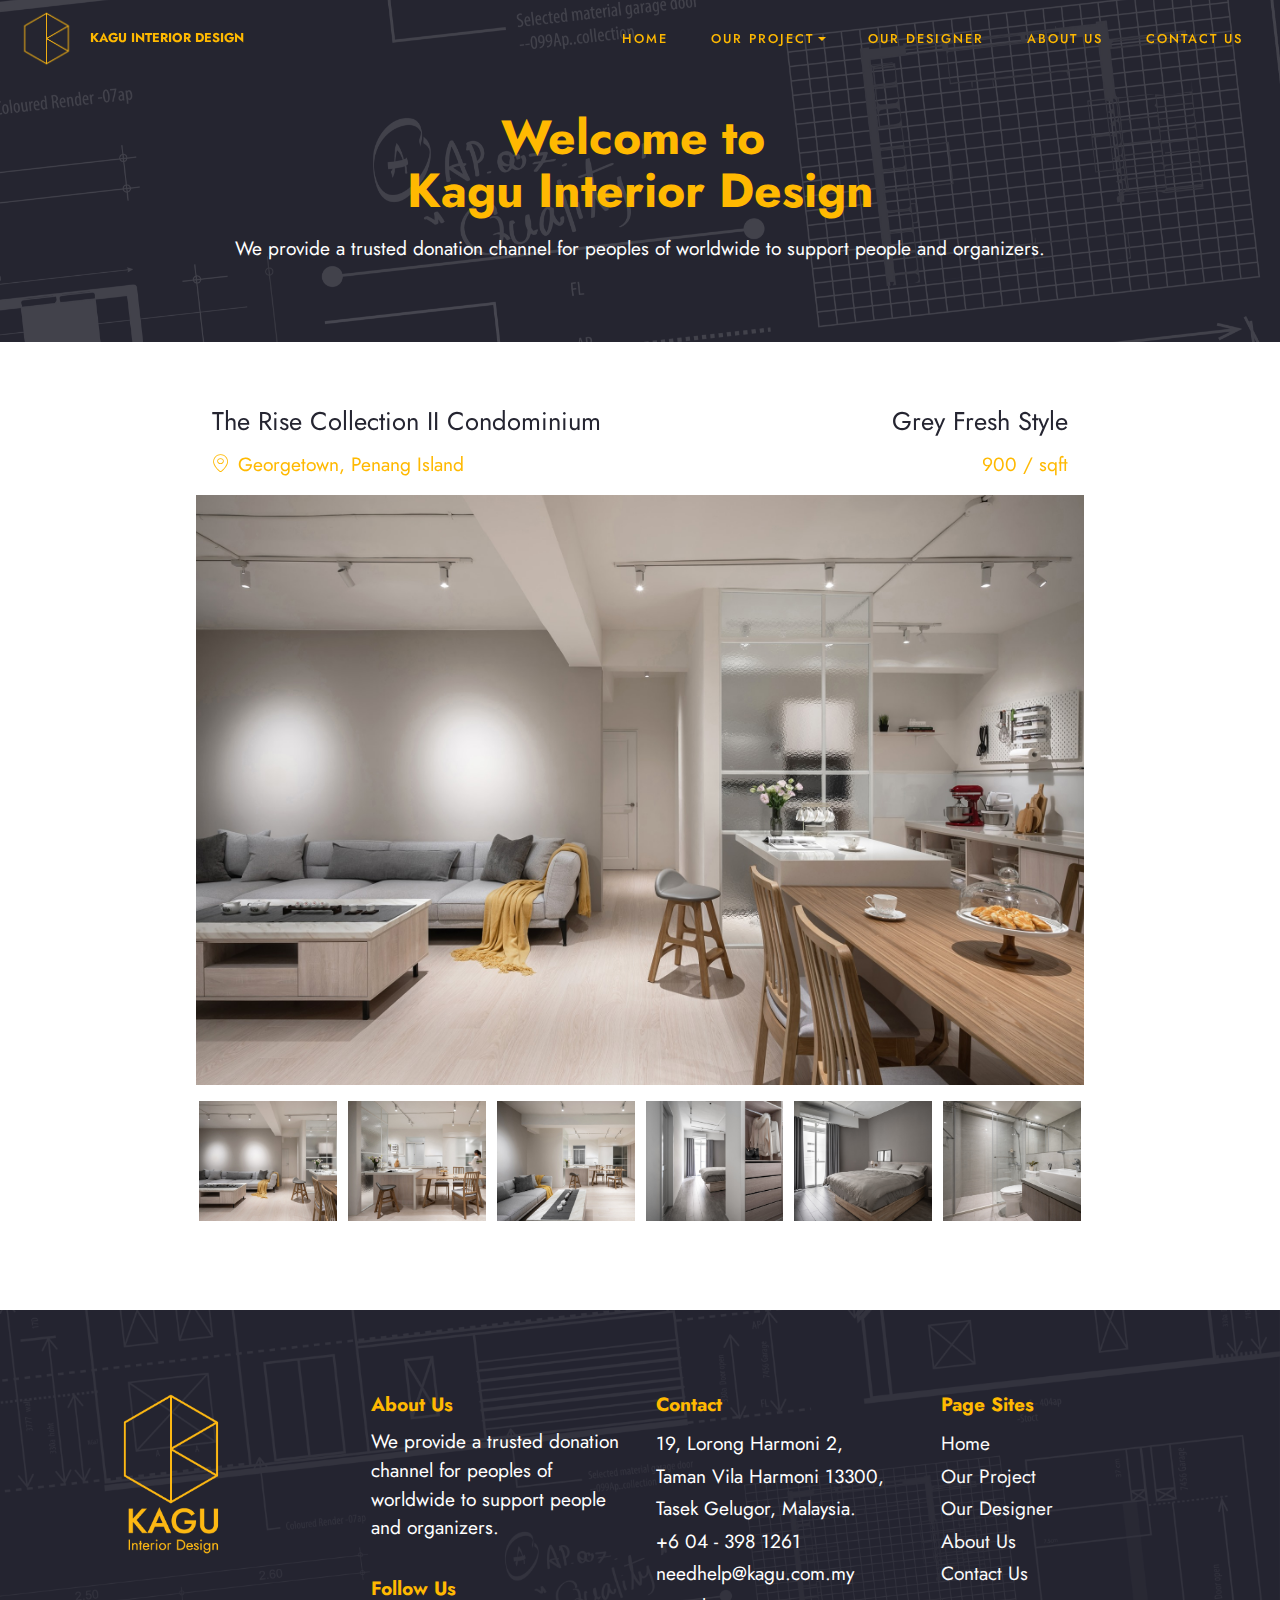
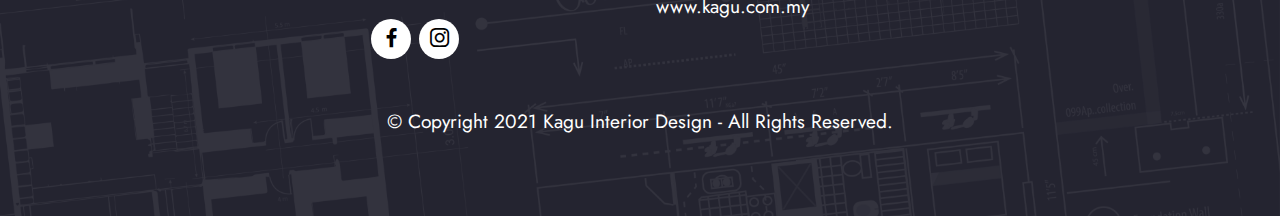
<file: grey-fresh-style.html>
<!DOCTYPE html>
<html  >
<head>
  
  <meta charset="UTF-8">
  <meta http-equiv="X-UA-Compatible" content="IE=edge">
  
  <meta name="viewport" content="width=device-width, initial-scale=1, minimum-scale=1">
  <link rel="shortcut icon" href="assets/images/logo-kaguinteriordesign-1.png" type="image/x-icon">
  <meta name="description" content="Welcome to Kagu Interior Design. We provide a trusted donation channel for peoples of worldwide to support people and organizers.">
  
  
  <title>Kagu Interior Design | Grey Fresh Style</title>
  <link rel="stylesheet" href="assets/web/assets/mobirise-icons/mobirise-icons.css">
  <link rel="stylesheet" href="assets/tether/tether.min.css">
  <link rel="stylesheet" href="assets/bootstrap/css/bootstrap.min.css">
  <link rel="stylesheet" href="assets/bootstrap/css/bootstrap-grid.min.css">
  <link rel="stylesheet" href="assets/bootstrap/css/bootstrap-reboot.min.css">
  <link rel="stylesheet" href="assets/dropdown/css/style.css">
  <link rel="stylesheet" href="assets/socicon/css/styles.css">
  <link rel="stylesheet" href="assets/theme/css/style.css">
  <link rel="preload" as="style" href="assets/mobirise/css/mbr-additional.css"><link rel="stylesheet" href="assets/mobirise/css/mbr-additional.css" type="text/css">
  
  <script src="assets/web/assets/lazyload/lazyload.js"></script>

  
  

</head>
<body>

<!-- Analytics -->
<!-- Global site tag (gtag.js) - Google Analytics -->
<script async src="https://www.googletagmanager.com/gtag/js?id=G-5SWH6PNPXN"></script>
<script>
  window.dataLayer = window.dataLayer || [];
  function gtag(){dataLayer.push(arguments);}
  gtag('js', new Date());

  gtag('config', 'G-5SWH6PNPXN');
</script>
<!-- /Analytics -->


  
  <section class="extMenu10 menu cid-sxyYWbkvNA" once="menu" id="extMenu10-5q">

	


	<nav class="navbar navbar-dropdown navbar-fixed-top navbar-expand-lg">
		<div class="navbar-brand">
			<span class="navbar-logo">
				<a href="index.html">
					<img src="assets/images/logo-kaguinteriordesign-1.png" alt="logo_kagu" style="height: 3.8rem;">
				</a>
			</span>
			<span class="navbar-caption-wrap"><a class="navbar-caption text-warning text-primary display-4" href="index.html">
					KAGU INTERIOR DESIGN</a></span>
		</div>
		<button class="navbar-toggler" type="button" data-toggle="collapse" data-target="#navbarSupportedContent" aria-controls="navbarNavAltMarkup" aria-expanded="false" aria-label="Toggle navigation">
			<div class="hamburger">
				<span></span>
				<span></span>
				<span></span>
				<span></span>
			</div>
		</button>
		<div class="collapse navbar-collapse" id="navbarSupportedContent">
			<ul class="navbar-nav nav-dropdown nav-right" data-app-modern-menu="true"><li class="nav-item">
					<a class="nav-link link text-warning text-primary display-4" href="index.html">HOME</a>
				</li>
				<li class="nav-item dropdown open">
					<a class="nav-link link text-warning dropdown-toggle display-4" href="#" data-toggle="dropdown-submenu" aria-expanded="true">OUR PROJECT</a>
					<div class="dropdown-menu"><a class="text-warning dropdown-item text-primary display-4" href="all-project.html">ALL PROJECT</a><a class="text-warning dropdown-item text-primary display-4" href="muji-style-project.html">MUJI STYLE</a><a class="text-warning dropdown-item text-primary display-4" href="grey-fresh-style.html">GREY FRESH STYLE</a><a class="text-warning dropdown-item text-primary display-4" href="industrial-style.html" aria-expanded="false">INDUSTRIAL STYLE</a><a class="text-warning dropdown-item text-primary display-4" href="wood-fresh-style.html" aria-expanded="false">WOOD FRESH STYLE</a><a class="text-warning dropdown-item text-primary display-4" href="classic-x-nordic-elegance.html" aria-expanded="false">CLASSIC X NORDIC ELEGANCE</a><a class="text-warning dropdown-item text-primary display-4" href="modern-style.html" aria-expanded="false">MODERN STYLE</a>
					</div>
				</li>
				<li class="nav-item">
					<a class="nav-link link text-warning text-primary display-4" href="our-designer.html">OUR DESIGNER</a>
				</li><li class="nav-item"><a class="nav-link link text-warning text-primary display-4" href="about-us.html">ABOUT US</a></li><li class="nav-item"><a class="nav-link link text-warning text-primary display-4" href="contact-us.html">CONTACT US</a></li></ul>
			
		</div>
	</nav>
</section>

<section class="header6 cid-sxieEDwxyR" id="header6-4r">

    

    <div class="mbr-overlay" style="opacity: 0.8; background-color: rgb(37, 37, 49);"></div>

    <div class="align-center container">
        <div class="row justify-content-center">
            <div class="col-12 col-lg-10">
                <h1 class="mbr-section-title mbr-fonts-style mbr-white mb-3 display-1"><strong>Welcome to&nbsp;</strong><br><strong>Kagu Interior Design</strong></h1>
                
                <p class="mbr-text mbr-white mbr-fonts-style display-7">
                    We provide a trusted donation channel for peoples of worldwide to support people and organizers.
                </p>
                
            </div>
        </div>
    </div>
</section>

<section class="slider1 realtym4_slider1 testimonials-slider cid-sxieFE1hru" data-interval="false" id="slider1-4s">

	

	

	<div class="main container">
		<div class="row justify-content-center">
			<div class="second-col col-md-10">
				<div class="carousel slide slides" role="listbox" data-pause="true" data-keyboard="false" data-ride="false" data-interval="false">
					<ol class="carousel-indicators">
						<li class="li1" data-slide-to="0"></li>
						<li class="li2" data-slide-to="1"></li>
						<li class="li3" data-slide-to="2"></li>
						<li class="li4" data-slide-to="3"></li>
						<li class="li5" data-slide-to="4"></li>
						<li class="li6" data-slide-to="5"></li>
					</ol>
					<div class="carousel-inner">
						
						
						
						
						
						
					<div class="carousel-item ">
							<div class="media-container-row">
								<div class="col-md-12">
									<div class="row justify-content-center">
										<div class="col-md-6">
											<div class="text-box align-left">
												<h4 class="card-title1 mbr-fonts-style mbr-normal display-5">The Rise Collection II Condominium</h4>
												<div class="ico-box">
													<span class="pr-2 mbr-iconfont mbr-iconfont-social ico2 mbri-pin"></span>
													<p class="mbr-text mbr-fonts-style item mbr-normal display-7">Georgetown, Penang Island</p>
												</div>
											</div>
										</div>
										<div class="col-md-6">
											<div class="text-box align-right">
												<h4 class="card-title2 mbr-fonts-style mbr-normal display-5">Grey Fresh Style</h4>
												<p class="mbr-text mbr-fonts-style sq mbr-normal display-7">900 / sqft</p>
											</div>
										</div>
									</div>
									<div class="wrap-img ">
										<img src="assets/images/171287938-5282402071829791-900263130427130874-n.jpg" class="img-responsive clients-img" alt="grey_house_01" title="">
									</div>
								</div>
							</div>
						</div><div class="carousel-item ">
							<div class="media-container-row">
								<div class="col-md-12">
									<div class="row justify-content-center">
										<div class="col-md-6">
											<div class="text-box align-left">
												<h4 class="card-title1 mbr-fonts-style mbr-normal display-5">Hi-Tech Apartment&nbsp;</h4>
												<div class="ico-box">
													<span class="pr-2 mbr-iconfont mbr-iconfont-social ico2 mbri-pin"></span>
													<p class="mbr-text mbr-fonts-style item mbr-normal display-7">Las Vegas,
														32 Street</p>
												</div>
											</div>
										</div>
										<div class="col-md-6">
											<div class="text-box align-right">
												<h4 class="card-title2 mbr-fonts-style mbr-normal display-5">
													$540.000</h4>
												<p class="mbr-text mbr-fonts-style sq mbr-normal display-7">$835 / sq m</p>
											</div>
										</div>
									</div>
									<div class="wrap-img ">
										<img src="assets/images/172521344-5282402125163119-8409403658904860566-n.jpg" class="img-responsive clients-img" alt="grey_house_02" title="">
									</div>
								</div>
							</div>
						</div><div class="carousel-item ">
							<div class="media-container-row">
								<div class="col-md-12">
									<div class="row justify-content-center">
										<div class="col-md-6">
											<div class="text-box align-left">
												<h4 class="card-title1 mbr-fonts-style mbr-normal display-5">Creative Apartment</h4>
												<div class="ico-box">
													<span class="pr-2 mbr-iconfont mbr-iconfont-social ico2 mbri-pin"></span>
													<p class="mbr-text mbr-fonts-style item mbr-normal display-7">London,
														Summer Avenue</p>
												</div>
											</div>
										</div>
										<div class="col-md-6">
											<div class="text-box align-right">
												<h4 class="card-title2 mbr-fonts-style mbr-normal display-5">
													$920.000</h4>
												<p class="mbr-text mbr-fonts-style sq mbr-normal display-7">$954 / sq m</p>
											</div>
										</div>
									</div>
									<div class="wrap-img ">
										<img src="assets/images/173300803-5282402118496453-7349156829987629773-n.jpg" class="img-responsive clients-img" alt="grey_house_03" title="">
									</div>
								</div>
							</div>
						</div><div class="carousel-item ">
							<div class="media-container-row">
								<div class="col-md-12">
									<div class="row justify-content-center">
										<div class="col-md-6">
											<div class="text-box align-left">
												<h4 class="card-title1 mbr-fonts-style mbr-normal display-5">Summer Apartment</h4>
												<div class="ico-box">
													<span class="pr-2 mbr-iconfont mbr-iconfont-social ico2 mbri-pin"></span>
													<p class="mbr-text mbr-fonts-style item mbr-normal display-7">New York,
														&nbsp;Willis Avenue</p>
												</div>
											</div>
										</div>
										<div class="col-md-6">
											<div class="text-box align-right">
												<h4 class="card-title2 mbr-fonts-style mbr-normal display-5">
													$420.000</h4>
												<p class="mbr-text mbr-fonts-style sq mbr-normal display-7">$777 / sq m</p>
											</div>
										</div>
									</div>
									<div class="wrap-img ">
										<img src="assets/images/171674847-5282402401829758-5706837925058257165-n.jpg" class="img-responsive clients-img" alt="grey_house_04" title="">
									</div>
								</div>
							</div>
						</div><div class="carousel-item ">
							<div class="media-container-row">
								<div class="col-md-12">
									<div class="row justify-content-center">
										<div class="col-md-6">
											<div class="text-box align-left">
												<h4 class="card-title1 mbr-fonts-style mbr-normal display-5">Hi-Tech Apartment&nbsp;</h4>
												<div class="ico-box">
													<span class="pr-2 mbr-iconfont mbr-iconfont-social ico2 mbri-pin"></span>
													<p class="mbr-text mbr-fonts-style item mbr-normal display-7">Las Vegas,
														32 Street</p>
												</div>
											</div>
										</div>
										<div class="col-md-6">
											<div class="text-box align-right">
												<h4 class="card-title2 mbr-fonts-style mbr-normal display-5">
													$540.000</h4>
												<p class="mbr-text mbr-fonts-style sq mbr-normal display-7">$835 / sq m</p>
											</div>
										</div>
									</div>
									<div class="wrap-img ">
										<img src="assets/images/170998979-5282402075163124-2253355491477770916-n.jpg" class="img-responsive clients-img" alt="grey_house_05" title="">
									</div>
								</div>
							</div>
						</div><div class="carousel-item ">
							<div class="media-container-row">
								<div class="col-md-12">
									<div class="row justify-content-center">
										<div class="col-md-6">
											<div class="text-box align-left">
												<h4 class="card-title1 mbr-fonts-style mbr-normal display-5">Creative Apartment</h4>
												<div class="ico-box">
													<span class="pr-2 mbr-iconfont mbr-iconfont-social ico2 mbri-pin"></span>
													<p class="mbr-text mbr-fonts-style item mbr-normal display-7">London,
														Summer Avenue</p>
												</div>
											</div>
										</div>
										<div class="col-md-6">
											<div class="text-box align-right">
												<h4 class="card-title2 mbr-fonts-style mbr-normal display-5">
													$920.000</h4>
												<p class="mbr-text mbr-fonts-style sq mbr-normal display-7">$954 / sq m</p>
											</div>
										</div>
									</div>
									<div class="wrap-img ">
										<img src="assets/images/170778276-5282402138496451-8327459507333033695-n.jpg" class="img-responsive clients-img" alt="grey_house_06" title="">
									</div>
								</div>
							</div>
						</div></div>
				</div>
			</div>
		</div>
	</div>
</section>

<section class="footer4 cid-sxckWLNi1I" once="footers" id="footer4-4k">

    
    <div class="mbr-overlay" style="opacity: 0.9; background-color: rgb(37, 37, 49);"></div>
    <div class="container">
        <div class="row mbr-white">
            <div class="col-6 col-lg-3">
                <div class="media-wrap col-md-8 col-12">
                    <a href="index.html">
                        <img src="assets/images/logo-kaguinteriordesign-3.png" alt="logo_kaguinteriordesign_02">
                    </a>
                </div>
            </div>
            <div class="col-12 col-md-6 col-lg-3">
                <h5 class="mbr-section-subtitle mbr-fonts-style mb-2 display-7">
                    <strong>About Us</strong></h5>
                <p class="mbr-text mbr-fonts-style mb-4 display-7">
                    We provide a trusted donation channel for peoples of worldwide to support people and organizers.</p>
                <h5 class="mbr-section-subtitle mbr-fonts-style mb-3 display-7">
                    <strong>Follow Us</strong>
                </h5>
                <div class="social-row display-7">
                    <div class="soc-item">
                        <a href="#" target="_blank">
                            <span class="mbr-iconfont socicon-facebook socicon"></span>
                        </a>
                    </div>
                    <div class="soc-item">
                        <a href="#" target="_blank">
                            <span class="mbr-iconfont socicon-instagram socicon"></span>
                        </a>
                    </div>
                    
                    
                </div>
            </div>
            <div class="col-12 col-md-6 col-lg-3">
                <h5 class="mbr-section-subtitle mbr-fonts-style mb-2 display-7">
                    <strong>Contact</strong></h5>
                <ul class="list mbr-fonts-style display-7">
                    <li class="mbr-text item-wrap">19, Lorong Harmoni 2,</li><li class="mbr-text item-wrap">Taman Vila Harmoni 13300,</li><li class="mbr-text item-wrap">Tasek Gelugor, Malaysia.</li><li class="mbr-text item-wrap">+6 04 - 398 1261</li><li class="mbr-text item-wrap">needhelp@kagu.com.my</li>
                    <li class="mbr-text item-wrap">www.kagu.com.my</li>
                </ul>
            </div>
            <div class="col-12 col-md-6 col-lg-3">
                <h5 class="mbr-section-subtitle mbr-fonts-style mb-2 display-7">
                    <strong>Page Sites</strong></h5>
                <ul class="list mbr-fonts-style display-7">
                    <li class="mbr-text item-wrap"><a href="index.html" class="text-white text-primary">Home</a></li>
                    <li class="mbr-text item-wrap"><a href="all-project.html" class="text-white text-primary">Our Project</a></li><li class="mbr-text item-wrap"><a href="our-designer.html" class="text-white text-primary">Our Designer</a></li>
                    <li class="mbr-text item-wrap"><a href="about-us.html" class="text-white text-primary">About Us</a></li>
                    <li class="mbr-text item-wrap"><a href="contact-us.html" class="text-white text-primary">Contact Us</a></li>
                </ul>
            </div>
            <div class="col-12 mt-4">
                <p class="mbr-text mb-0 mbr-fonts-style copyright align-center display-7">
                    © Copyright 2021 Kagu Interior Design - All Rights Reserved.</p>
            </div>
        </div>
    </div>
</section>


<script src="assets/web/assets/jquery/jquery.min.js"></script>
  <script src="assets/popper/popper.min.js"></script>
  <script src="assets/tether/tether.min.js"></script>
  <script src="assets/bootstrap/js/bootstrap.min.js"></script>
  <script src="assets/smoothscroll/smooth-scroll.js"></script>
  <script src="assets/bootstrapcarouselswipe/bootstrap-carousel-swipe.js"></script>
  <script src="assets/mbr-testimonials-slider/mbr-testimonials-slider.js"></script>
  <script src="assets/dropdown/js/nav-dropdown.js"></script>
  <script src="assets/dropdown/js/navbar-dropdown.js"></script>
  <script src="assets/touchswipe/jquery.touch-swipe.min.js"></script>
  <script src="assets/theme/js/script.js"></script>
  
  
  
 <div id="scrollToTop" class="scrollToTop mbr-arrow-up"><a style="text-align: center;"><i class="mbr-arrow-up-icon mbr-arrow-up-icon-cm cm-icon cm-icon-smallarrow-up"></i></a></div>
  
</body>
</html>
</file>
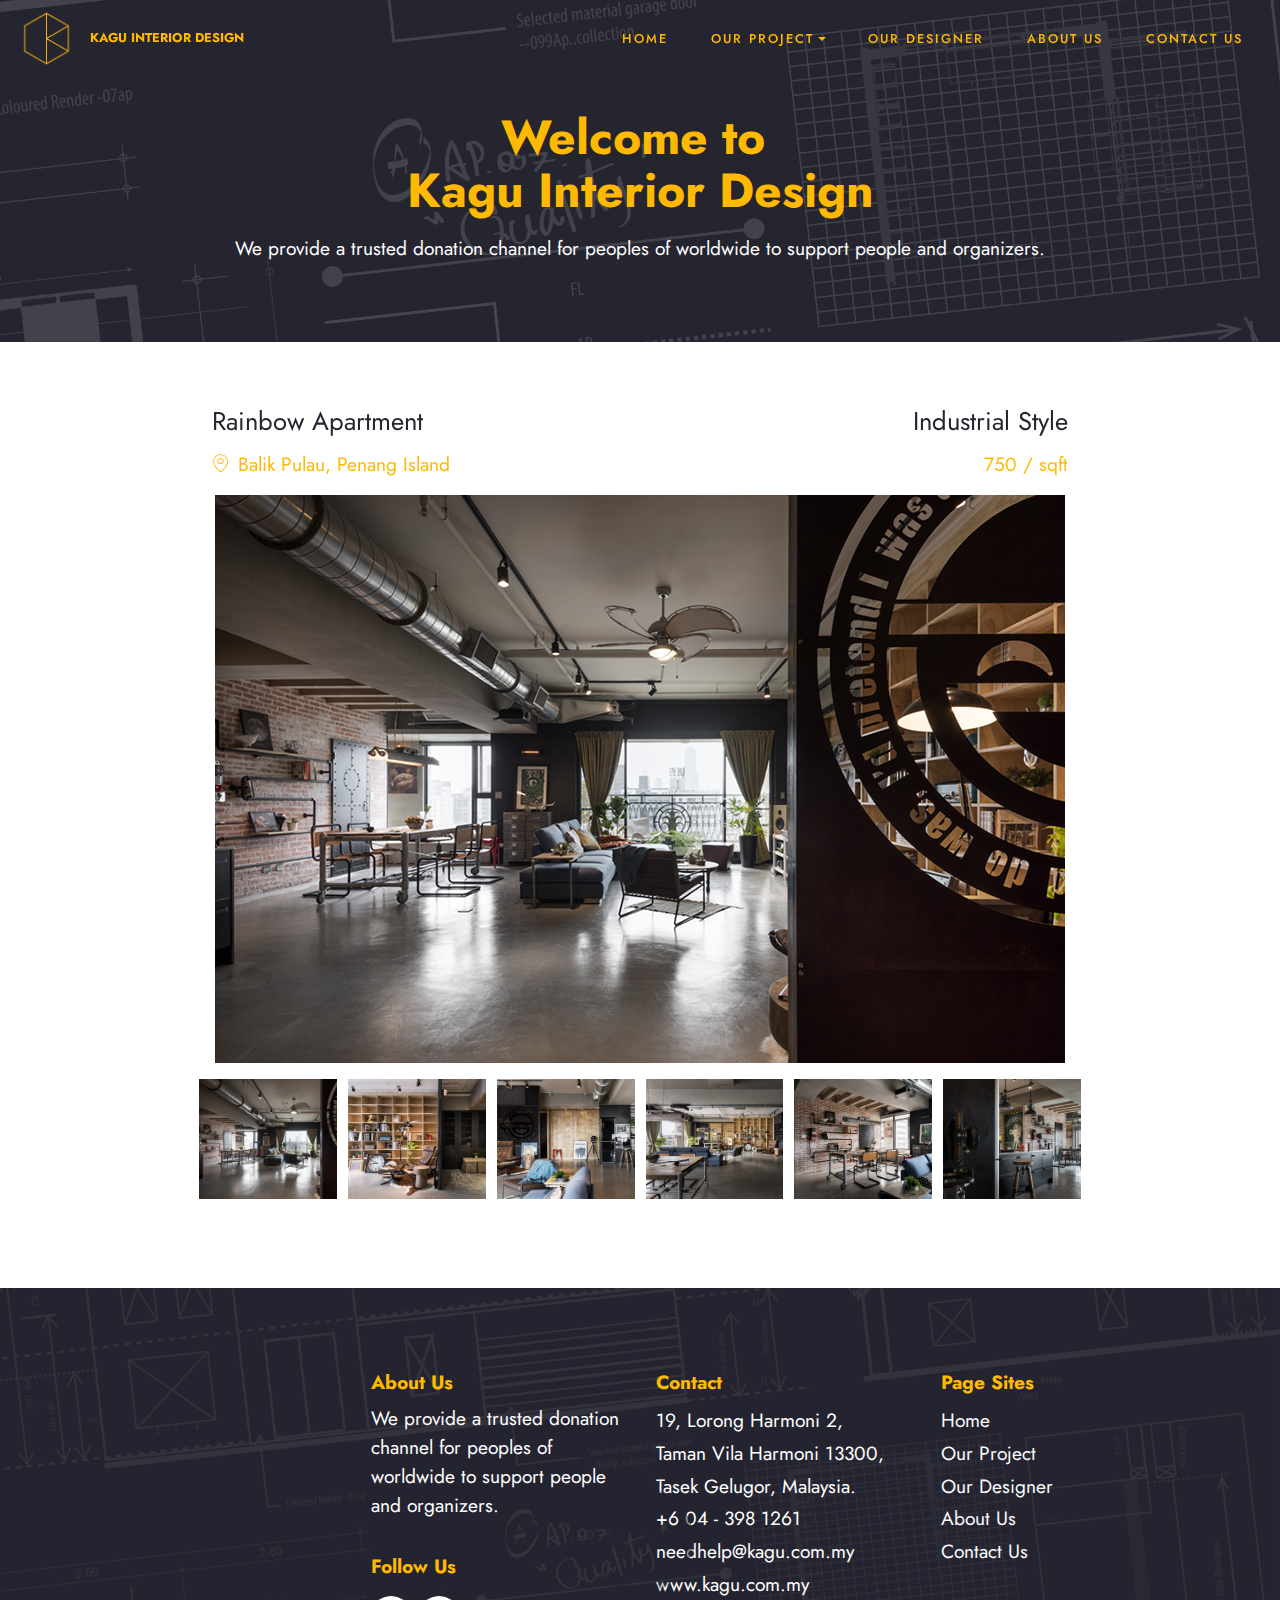
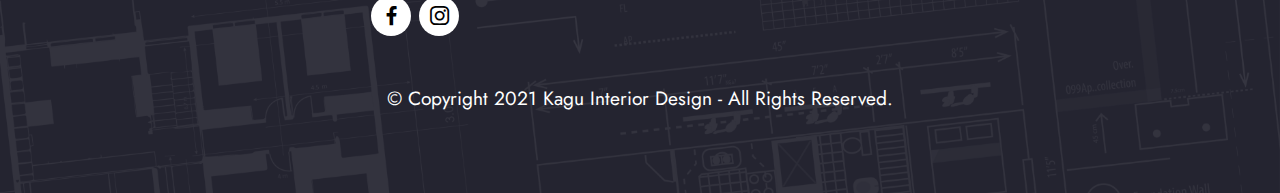
<file: industrial-style.html>
<!DOCTYPE html>
<html  >
<head>
  
  <meta charset="UTF-8">
  <meta http-equiv="X-UA-Compatible" content="IE=edge">
  
  <meta name="viewport" content="width=device-width, initial-scale=1, minimum-scale=1">
  <link rel="shortcut icon" href="assets/images/logo-kaguinteriordesign-1.png" type="image/x-icon">
  <meta name="description" content="Welcome to Kagu Interior Design. We provide a trusted donation channel for peoples of worldwide to support people and organizers.">
  
  
  <title>Kagu Interior Design | Industrial Style</title>
  <link rel="stylesheet" href="assets/web/assets/mobirise-icons/mobirise-icons.css">
  <link rel="stylesheet" href="assets/tether/tether.min.css">
  <link rel="stylesheet" href="assets/bootstrap/css/bootstrap.min.css">
  <link rel="stylesheet" href="assets/bootstrap/css/bootstrap-grid.min.css">
  <link rel="stylesheet" href="assets/bootstrap/css/bootstrap-reboot.min.css">
  <link rel="stylesheet" href="assets/dropdown/css/style.css">
  <link rel="stylesheet" href="assets/socicon/css/styles.css">
  <link rel="stylesheet" href="assets/theme/css/style.css">
  <link rel="preload" as="style" href="assets/mobirise/css/mbr-additional.css"><link rel="stylesheet" href="assets/mobirise/css/mbr-additional.css" type="text/css">
  
  <script src="assets/web/assets/lazyload/lazyload.js"></script>

  
  

</head>
<body>

<!-- Analytics -->
<!-- Global site tag (gtag.js) - Google Analytics -->
<script async src="https://www.googletagmanager.com/gtag/js?id=G-5SWH6PNPXN"></script>
<script>
  window.dataLayer = window.dataLayer || [];
  function gtag(){dataLayer.push(arguments);}
  gtag('js', new Date());

  gtag('config', 'G-5SWH6PNPXN');
</script>
<!-- /Analytics -->


  
  <section class="extMenu10 menu cid-sxyYWbkvNA" once="menu" id="extMenu10-5q">

	


	<nav class="navbar navbar-dropdown navbar-fixed-top navbar-expand-lg">
		<div class="navbar-brand">
			<span class="navbar-logo">
				<a href="index.html">
					<img src="assets/images/logo-kaguinteriordesign-1.png" alt="logo_kagu" style="height: 3.8rem;">
				</a>
			</span>
			<span class="navbar-caption-wrap"><a class="navbar-caption text-warning text-primary display-4" href="index.html">
					KAGU INTERIOR DESIGN</a></span>
		</div>
		<button class="navbar-toggler" type="button" data-toggle="collapse" data-target="#navbarSupportedContent" aria-controls="navbarNavAltMarkup" aria-expanded="false" aria-label="Toggle navigation">
			<div class="hamburger">
				<span></span>
				<span></span>
				<span></span>
				<span></span>
			</div>
		</button>
		<div class="collapse navbar-collapse" id="navbarSupportedContent">
			<ul class="navbar-nav nav-dropdown nav-right" data-app-modern-menu="true"><li class="nav-item">
					<a class="nav-link link text-warning text-primary display-4" href="index.html">HOME</a>
				</li>
				<li class="nav-item dropdown open">
					<a class="nav-link link text-warning dropdown-toggle display-4" href="#" data-toggle="dropdown-submenu" aria-expanded="true">OUR PROJECT</a>
					<div class="dropdown-menu"><a class="text-warning dropdown-item text-primary display-4" href="all-project.html">ALL PROJECT</a><a class="text-warning dropdown-item text-primary display-4" href="muji-style-project.html">MUJI STYLE</a><a class="text-warning dropdown-item text-primary display-4" href="grey-fresh-style.html">GREY FRESH STYLE</a><a class="text-warning dropdown-item text-primary display-4" href="industrial-style.html" aria-expanded="false">INDUSTRIAL STYLE</a><a class="text-warning dropdown-item text-primary display-4" href="wood-fresh-style.html" aria-expanded="false">WOOD FRESH STYLE</a><a class="text-warning dropdown-item text-primary display-4" href="classic-x-nordic-elegance.html" aria-expanded="false">CLASSIC X NORDIC ELEGANCE</a><a class="text-warning dropdown-item text-primary display-4" href="modern-style.html" aria-expanded="false">MODERN STYLE</a>
					</div>
				</li>
				<li class="nav-item">
					<a class="nav-link link text-warning text-primary display-4" href="our-designer.html">OUR DESIGNER</a>
				</li><li class="nav-item"><a class="nav-link link text-warning text-primary display-4" href="about-us.html">ABOUT US</a></li><li class="nav-item"><a class="nav-link link text-warning text-primary display-4" href="contact-us.html">CONTACT US</a></li></ul>
			
		</div>
	</nav>
</section>

<section class="header6 cid-sxieHLka4E" id="header6-4t">

    

    <div class="mbr-overlay" style="opacity: 0.8; background-color: rgb(37, 37, 49);"></div>

    <div class="align-center container">
        <div class="row justify-content-center">
            <div class="col-12 col-lg-10">
                <h1 class="mbr-section-title mbr-fonts-style mbr-white mb-3 display-1"><strong>Welcome to&nbsp;</strong><br><strong>Kagu Interior Design</strong></h1>
                
                <p class="mbr-text mbr-white mbr-fonts-style display-7">
                    We provide a trusted donation channel for peoples of worldwide to support people and organizers.
                </p>
                
            </div>
        </div>
    </div>
</section>

<section class="slider1 realtym4_slider1 testimonials-slider cid-sxieIiatHB" data-interval="false" id="slider1-4u">

	

	

	<div class="main container">
		<div class="row justify-content-center">
			<div class="second-col col-md-10">
				<div class="carousel slide slides" role="listbox" data-pause="true" data-keyboard="false" data-ride="false" data-interval="false">
					<ol class="carousel-indicators">
						<li class="li1" data-slide-to="0"></li>
						<li class="li2" data-slide-to="1"></li>
						<li class="li3" data-slide-to="2"></li>
						<li class="li4" data-slide-to="3"></li>
						<li class="li5" data-slide-to="4"></li>
						<li class="li6" data-slide-to="5"></li>
					</ol>
					<div class="carousel-inner">
						
						
						
						
						
						
					<div class="carousel-item ">
							<div class="media-container-row">
								<div class="col-md-12">
									<div class="row justify-content-center">
										<div class="col-md-6">
											<div class="text-box align-left">
												<h4 class="card-title1 mbr-fonts-style mbr-normal display-5">Rainbow Apartment</h4>
												<div class="ico-box">
													<span class="pr-2 mbr-iconfont mbr-iconfont-social ico2 mbri-pin"></span>
													<p class="mbr-text mbr-fonts-style item mbr-normal display-7">Balik Pulau, Penang Island</p>
												</div>
											</div>
										</div>
										<div class="col-md-6">
											<div class="text-box align-right">
												<h4 class="card-title2 mbr-fonts-style mbr-normal display-5">Industrial Style</h4>
												<p class="mbr-text mbr-fonts-style sq mbr-normal display-7">750 / sqft</p>
											</div>
										</div>
									</div>
									<div class="wrap-img ">
										<img src="assets/images/150616-hao-2.jpg" class="img-responsive clients-img" alt="industri_house_01" title="">
									</div>
								</div>
							</div>
						</div><div class="carousel-item ">
							<div class="media-container-row">
								<div class="col-md-12">
									<div class="row justify-content-center">
										<div class="col-md-6">
											<div class="text-box align-left">
												<h4 class="card-title1 mbr-fonts-style mbr-normal display-5">Hi-Tech Apartment&nbsp;</h4>
												<div class="ico-box">
													<span class="pr-2 mbr-iconfont mbr-iconfont-social ico2 mbri-pin"></span>
													<p class="mbr-text mbr-fonts-style item mbr-normal display-7">Las Vegas,
														32 Street</p>
												</div>
											</div>
										</div>
										<div class="col-md-6">
											<div class="text-box align-right">
												<h4 class="card-title2 mbr-fonts-style mbr-normal display-5">
													$540.000</h4>
												<p class="mbr-text mbr-fonts-style sq mbr-normal display-7">$835 / sq m</p>
											</div>
										</div>
									</div>
									<div class="wrap-img ">
										<img src="assets/images/150616-hao-3.jpg" class="img-responsive clients-img" alt="industri_house_03" title="">
									</div>
								</div>
							</div>
						</div><div class="carousel-item ">
							<div class="media-container-row">
								<div class="col-md-12">
									<div class="row justify-content-center">
										<div class="col-md-6">
											<div class="text-box align-left">
												<h4 class="card-title1 mbr-fonts-style mbr-normal display-5">Creative Apartment</h4>
												<div class="ico-box">
													<span class="pr-2 mbr-iconfont mbr-iconfont-social ico2 mbri-pin"></span>
													<p class="mbr-text mbr-fonts-style item mbr-normal display-7">London,
														Summer Avenue</p>
												</div>
											</div>
										</div>
										<div class="col-md-6">
											<div class="text-box align-right">
												<h4 class="card-title2 mbr-fonts-style mbr-normal display-5">
													$920.000</h4>
												<p class="mbr-text mbr-fonts-style sq mbr-normal display-7">$954 / sq m</p>
											</div>
										</div>
									</div>
									<div class="wrap-img ">
										<img src="assets/images/150616-hao-4.jpg" class="img-responsive clients-img" alt="industri_house_03" title="">
									</div>
								</div>
							</div>
						</div><div class="carousel-item ">
							<div class="media-container-row">
								<div class="col-md-12">
									<div class="row justify-content-center">
										<div class="col-md-6">
											<div class="text-box align-left">
												<h4 class="card-title1 mbr-fonts-style mbr-normal display-5">Summer Apartment</h4>
												<div class="ico-box">
													<span class="pr-2 mbr-iconfont mbr-iconfont-social ico2 mbri-pin"></span>
													<p class="mbr-text mbr-fonts-style item mbr-normal display-7">New York,
														&nbsp;Willis Avenue</p>
												</div>
											</div>
										</div>
										<div class="col-md-6">
											<div class="text-box align-right">
												<h4 class="card-title2 mbr-fonts-style mbr-normal display-5">
													$420.000</h4>
												<p class="mbr-text mbr-fonts-style sq mbr-normal display-7">$777 / sq m</p>
											</div>
										</div>
									</div>
									<div class="wrap-img ">
										<img src="assets/images/150616-hao-5.jpg" class="img-responsive clients-img" alt="industri_house_04" title="">
									</div>
								</div>
							</div>
						</div><div class="carousel-item ">
							<div class="media-container-row">
								<div class="col-md-12">
									<div class="row justify-content-center">
										<div class="col-md-6">
											<div class="text-box align-left">
												<h4 class="card-title1 mbr-fonts-style mbr-normal display-5">Hi-Tech Condominium</h4>
												<div class="ico-box">
													<span class="pr-2 mbr-iconfont mbr-iconfont-social ico2 mbri-pin"></span>
													<p class="mbr-text mbr-fonts-style item mbr-normal display-7">Tasek Gelugor ,
														Seberang Perai Utara</p>
												</div>
											</div>
										</div>
										<div class="col-md-6">
											<div class="text-box align-right">
												<h4 class="card-title2 mbr-fonts-style mbr-normal display-5">
													$540.000</h4>
												<p class="mbr-text mbr-fonts-style sq mbr-normal display-7">$835 / sq m</p>
											</div>
										</div>
									</div>
									<div class="wrap-img ">
										<img src="assets/images/150616-hao-10.jpg" class="img-responsive clients-img" alt="industri_house_05" title="">
									</div>
								</div>
							</div>
						</div><div class="carousel-item ">
							<div class="media-container-row">
								<div class="col-md-12">
									<div class="row justify-content-center">
										<div class="col-md-6">
											<div class="text-box align-left">
												<h4 class="card-title1 mbr-fonts-style mbr-normal display-5">Creative Apartment</h4>
												<div class="ico-box">
													<span class="pr-2 mbr-iconfont mbr-iconfont-social ico2 mbri-pin"></span>
													<p class="mbr-text mbr-fonts-style item mbr-normal display-7">London,
														Summer Avenue</p>
												</div>
											</div>
										</div>
										<div class="col-md-6">
											<div class="text-box align-right">
												<h4 class="card-title2 mbr-fonts-style mbr-normal display-5">
													$920.000</h4>
												<p class="mbr-text mbr-fonts-style sq mbr-normal display-7">$954 / sq m</p>
											</div>
										</div>
									</div>
									<div class="wrap-img ">
										<img src="assets/images/150616-hao-15.jpg" class="img-responsive clients-img" alt="industri_house_06" title="">
									</div>
								</div>
							</div>
						</div></div>
				</div>
			</div>
		</div>
	</div>
</section>

<section class="footer4 cid-sxckWLNi1I" once="footers" id="footer4-4m">

    
    <div class="mbr-overlay" style="opacity: 0.9; background-color: rgb(37, 37, 49);"></div>
    <div class="container">
        <div class="row mbr-white">
            <div class="col-6 col-lg-3">
                <div class="media-wrap col-md-8 col-12">
                    <a href="index.html">
                        <img src="assets/images/logo-kaguinteriordesign-3.png" alt="logo_kaguinteriordesign_02">
                    </a>
                </div>
            </div>
            <div class="col-12 col-md-6 col-lg-3">
                <h5 class="mbr-section-subtitle mbr-fonts-style mb-2 display-7">
                    <strong>About Us</strong></h5>
                <p class="mbr-text mbr-fonts-style mb-4 display-7">
                    We provide a trusted donation channel for peoples of worldwide to support people and organizers.</p>
                <h5 class="mbr-section-subtitle mbr-fonts-style mb-3 display-7">
                    <strong>Follow Us</strong>
                </h5>
                <div class="social-row display-7">
                    <div class="soc-item">
                        <a href="#" target="_blank">
                            <span class="mbr-iconfont socicon-facebook socicon"></span>
                        </a>
                    </div>
                    <div class="soc-item">
                        <a href="#" target="_blank">
                            <span class="mbr-iconfont socicon-instagram socicon"></span>
                        </a>
                    </div>
                    
                    
                </div>
            </div>
            <div class="col-12 col-md-6 col-lg-3">
                <h5 class="mbr-section-subtitle mbr-fonts-style mb-2 display-7">
                    <strong>Contact</strong></h5>
                <ul class="list mbr-fonts-style display-7">
                    <li class="mbr-text item-wrap">19, Lorong Harmoni 2,</li><li class="mbr-text item-wrap">Taman Vila Harmoni 13300,</li><li class="mbr-text item-wrap">Tasek Gelugor, Malaysia.</li><li class="mbr-text item-wrap">+6 04 - 398 1261</li><li class="mbr-text item-wrap">needhelp@kagu.com.my</li>
                    <li class="mbr-text item-wrap">www.kagu.com.my</li>
                </ul>
            </div>
            <div class="col-12 col-md-6 col-lg-3">
                <h5 class="mbr-section-subtitle mbr-fonts-style mb-2 display-7">
                    <strong>Page Sites</strong></h5>
                <ul class="list mbr-fonts-style display-7">
                    <li class="mbr-text item-wrap"><a href="index.html" class="text-white text-primary">Home</a></li>
                    <li class="mbr-text item-wrap"><a href="all-project.html" class="text-white text-primary">Our Project</a></li><li class="mbr-text item-wrap"><a href="our-designer.html" class="text-white text-primary">Our Designer</a></li>
                    <li class="mbr-text item-wrap"><a href="about-us.html" class="text-white text-primary">About Us</a></li>
                    <li class="mbr-text item-wrap"><a href="contact-us.html" class="text-white text-primary">Contact Us</a></li>
                </ul>
            </div>
            <div class="col-12 mt-4">
                <p class="mbr-text mb-0 mbr-fonts-style copyright align-center display-7">
                    © Copyright 2021 Kagu Interior Design - All Rights Reserved.</p>
            </div>
        </div>
    </div>
</section>


<script src="assets/web/assets/jquery/jquery.min.js"></script>
  <script src="assets/popper/popper.min.js"></script>
  <script src="assets/tether/tether.min.js"></script>
  <script src="assets/bootstrap/js/bootstrap.min.js"></script>
  <script src="assets/smoothscroll/smooth-scroll.js"></script>
  <script src="assets/bootstrapcarouselswipe/bootstrap-carousel-swipe.js"></script>
  <script src="assets/mbr-testimonials-slider/mbr-testimonials-slider.js"></script>
  <script src="assets/dropdown/js/nav-dropdown.js"></script>
  <script src="assets/dropdown/js/navbar-dropdown.js"></script>
  <script src="assets/touchswipe/jquery.touch-swipe.min.js"></script>
  <script src="assets/theme/js/script.js"></script>
  
  
  
 <div id="scrollToTop" class="scrollToTop mbr-arrow-up"><a style="text-align: center;"><i class="mbr-arrow-up-icon mbr-arrow-up-icon-cm cm-icon cm-icon-smallarrow-up"></i></a></div>
  
</body>
</html>
</file>
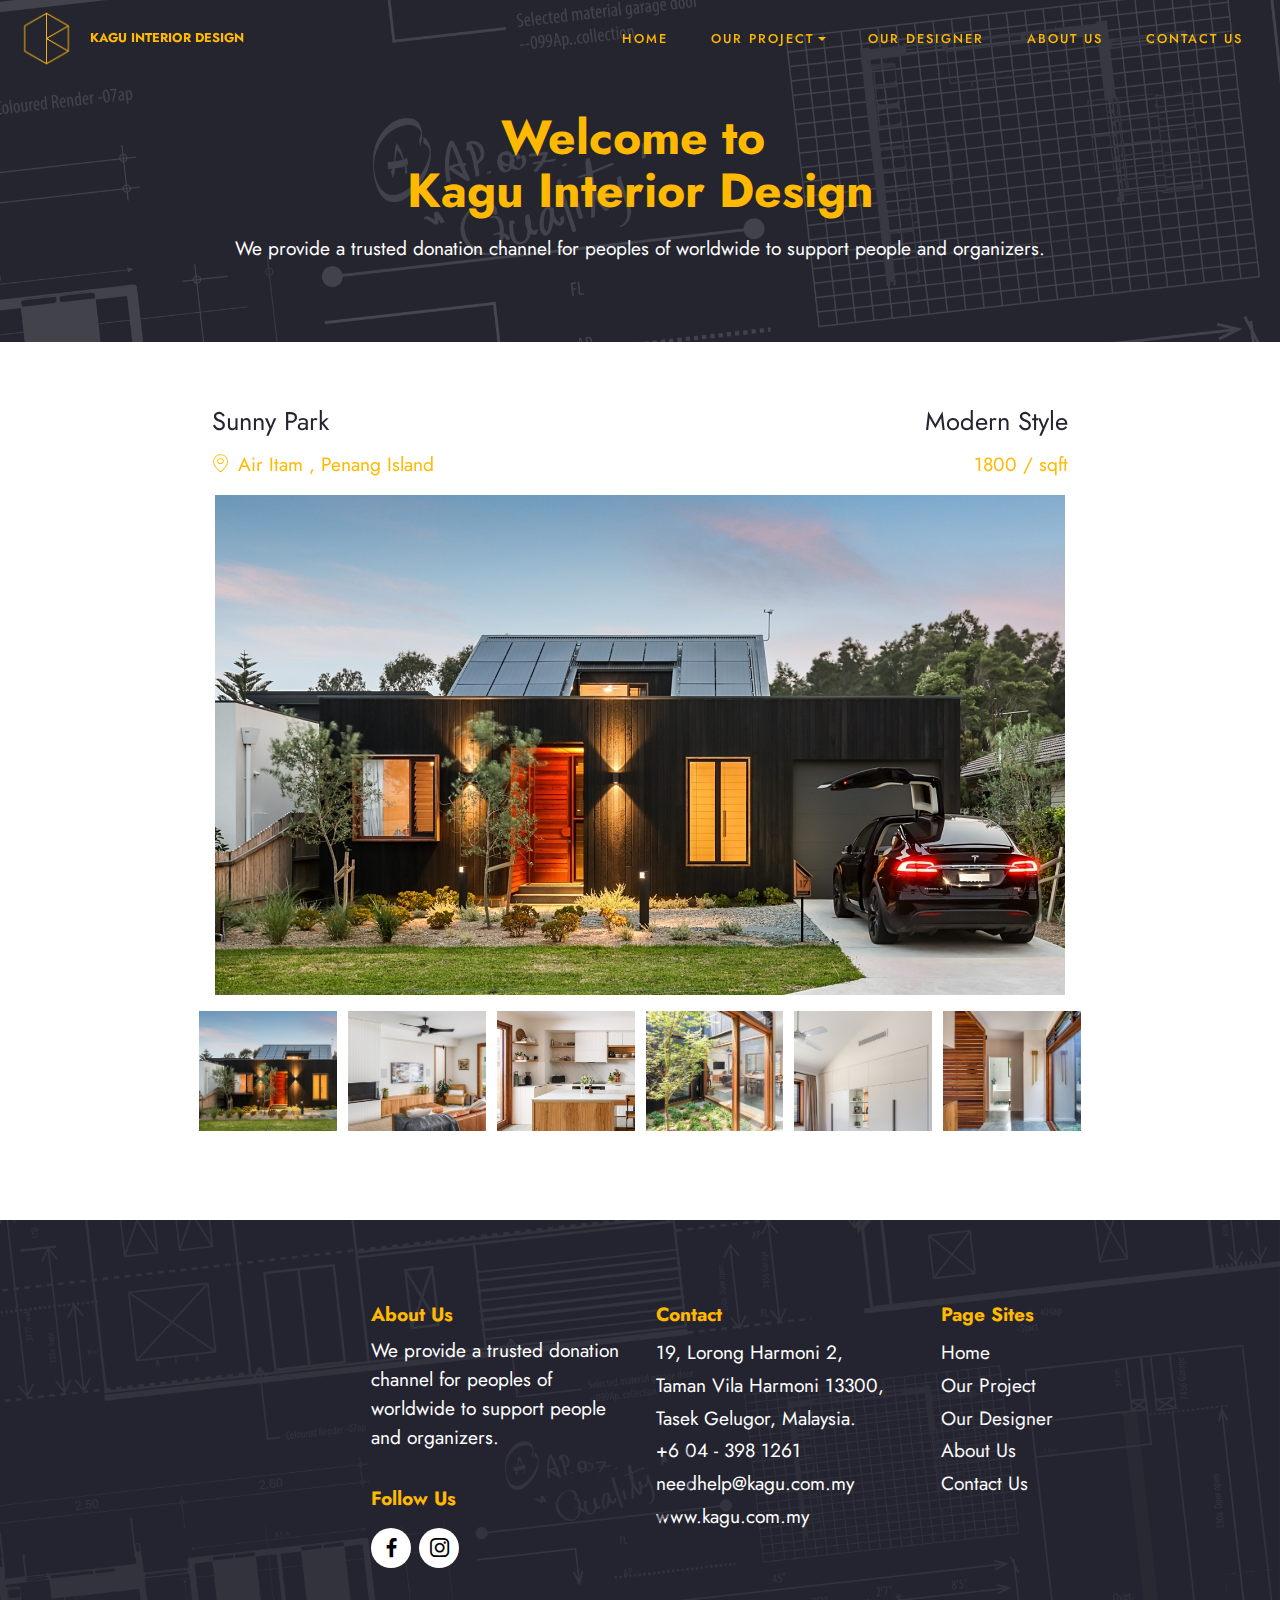
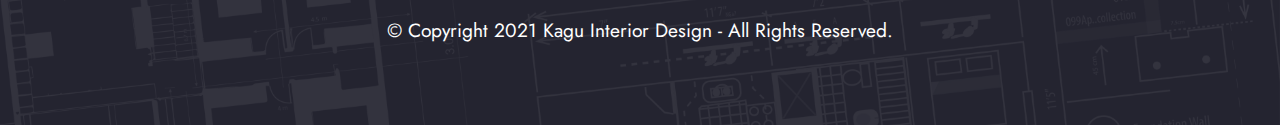
<file: modern-style.html>
<!DOCTYPE html>
<html  >
<head>
  
  <meta charset="UTF-8">
  <meta http-equiv="X-UA-Compatible" content="IE=edge">
  
  <meta name="viewport" content="width=device-width, initial-scale=1, minimum-scale=1">
  <link rel="shortcut icon" href="assets/images/logo-kaguinteriordesign-1.png" type="image/x-icon">
  <meta name="description" content="Welcome to Kagu Interior Design. We provide a trusted donation channel for peoples of worldwide to support people and organizers.">
  
  
  <title>Kagu Interior Design | Modern Style</title>
  <link rel="stylesheet" href="assets/web/assets/mobirise-icons/mobirise-icons.css">
  <link rel="stylesheet" href="assets/tether/tether.min.css">
  <link rel="stylesheet" href="assets/bootstrap/css/bootstrap.min.css">
  <link rel="stylesheet" href="assets/bootstrap/css/bootstrap-grid.min.css">
  <link rel="stylesheet" href="assets/bootstrap/css/bootstrap-reboot.min.css">
  <link rel="stylesheet" href="assets/dropdown/css/style.css">
  <link rel="stylesheet" href="assets/socicon/css/styles.css">
  <link rel="stylesheet" href="assets/theme/css/style.css">
  <link rel="preload" as="style" href="assets/mobirise/css/mbr-additional.css"><link rel="stylesheet" href="assets/mobirise/css/mbr-additional.css" type="text/css">
  
  <script src="assets/web/assets/lazyload/lazyload.js"></script>

  
  

</head>
<body>

<!-- Analytics -->
<!-- Global site tag (gtag.js) - Google Analytics -->
<script async src="https://www.googletagmanager.com/gtag/js?id=G-5SWH6PNPXN"></script>
<script>
  window.dataLayer = window.dataLayer || [];
  function gtag(){dataLayer.push(arguments);}
  gtag('js', new Date());

  gtag('config', 'G-5SWH6PNPXN');
</script>
<!-- /Analytics -->


  
  <section class="extMenu10 menu cid-sxyYWbkvNA" once="menu" id="extMenu10-5q">

	


	<nav class="navbar navbar-dropdown navbar-fixed-top navbar-expand-lg">
		<div class="navbar-brand">
			<span class="navbar-logo">
				<a href="index.html">
					<img src="assets/images/logo-kaguinteriordesign-1.png" alt="logo_kagu" style="height: 3.8rem;">
				</a>
			</span>
			<span class="navbar-caption-wrap"><a class="navbar-caption text-warning text-primary display-4" href="index.html">
					KAGU INTERIOR DESIGN</a></span>
		</div>
		<button class="navbar-toggler" type="button" data-toggle="collapse" data-target="#navbarSupportedContent" aria-controls="navbarNavAltMarkup" aria-expanded="false" aria-label="Toggle navigation">
			<div class="hamburger">
				<span></span>
				<span></span>
				<span></span>
				<span></span>
			</div>
		</button>
		<div class="collapse navbar-collapse" id="navbarSupportedContent">
			<ul class="navbar-nav nav-dropdown nav-right" data-app-modern-menu="true"><li class="nav-item">
					<a class="nav-link link text-warning text-primary display-4" href="index.html">HOME</a>
				</li>
				<li class="nav-item dropdown open">
					<a class="nav-link link text-warning dropdown-toggle display-4" href="#" data-toggle="dropdown-submenu" aria-expanded="true">OUR PROJECT</a>
					<div class="dropdown-menu"><a class="text-warning dropdown-item text-primary display-4" href="all-project.html">ALL PROJECT</a><a class="text-warning dropdown-item text-primary display-4" href="muji-style-project.html">MUJI STYLE</a><a class="text-warning dropdown-item text-primary display-4" href="grey-fresh-style.html">GREY FRESH STYLE</a><a class="text-warning dropdown-item text-primary display-4" href="industrial-style.html" aria-expanded="false">INDUSTRIAL STYLE</a><a class="text-warning dropdown-item text-primary display-4" href="wood-fresh-style.html" aria-expanded="false">WOOD FRESH STYLE</a><a class="text-warning dropdown-item text-primary display-4" href="classic-x-nordic-elegance.html" aria-expanded="false">CLASSIC X NORDIC ELEGANCE</a><a class="text-warning dropdown-item text-primary display-4" href="modern-style.html" aria-expanded="false">MODERN STYLE</a>
					</div>
				</li>
				<li class="nav-item">
					<a class="nav-link link text-warning text-primary display-4" href="our-designer.html">OUR DESIGNER</a>
				</li><li class="nav-item"><a class="nav-link link text-warning text-primary display-4" href="about-us.html">ABOUT US</a></li><li class="nav-item"><a class="nav-link link text-warning text-primary display-4" href="contact-us.html">CONTACT US</a></li></ul>
			
		</div>
	</nav>
</section>

<section class="header6 cid-sxilw8PP69" id="header6-51">

    

    <div class="mbr-overlay" style="opacity: 0.8; background-color: rgb(37, 37, 49);"></div>

    <div class="align-center container">
        <div class="row justify-content-center">
            <div class="col-12 col-lg-10">
                <h1 class="mbr-section-title mbr-fonts-style mbr-white mb-3 display-1"><strong>Welcome to&nbsp;</strong><br><strong>Kagu Interior Design</strong></h1>
                
                <p class="mbr-text mbr-white mbr-fonts-style display-7">
                    We provide a trusted donation channel for peoples of worldwide to support people and organizers.
                </p>
                
            </div>
        </div>
    </div>
</section>

<section class="slider1 realtym4_slider1 testimonials-slider cid-sxilwzwLOT" data-interval="false" id="slider1-52">

	

	

	<div class="main container">
		<div class="row justify-content-center">
			<div class="second-col col-md-10">
				<div class="carousel slide slides" role="listbox" data-pause="true" data-keyboard="false" data-ride="false" data-interval="false">
					<ol class="carousel-indicators">
						<li class="li1" data-slide-to="0"></li>
						<li class="li2" data-slide-to="1"></li>
						<li class="li3" data-slide-to="2"></li>
						<li class="li4" data-slide-to="3"></li>
						<li class="li5" data-slide-to="4"></li>
						<li class="li6" data-slide-to="5"></li>
					</ol>
					<div class="carousel-inner">
						
						
						
						
						
						
					<div class="carousel-item ">
							<div class="media-container-row">
								<div class="col-md-12">
									<div class="row justify-content-center">
										<div class="col-md-6">
											<div class="text-box align-left">
												<h4 class="card-title1 mbr-fonts-style mbr-normal display-5">Sunny Park</h4>
												<div class="ico-box">
													<span class="pr-2 mbr-iconfont mbr-iconfont-social ico2 mbri-pin"></span>
													<p class="mbr-text mbr-fonts-style item mbr-normal display-7">Air Itam , Penang Island</p>
												</div>
											</div>
										</div>
										<div class="col-md-6">
											<div class="text-box align-right">
												<h4 class="card-title2 mbr-fonts-style mbr-normal display-5">Modern Style</h4>
												<p class="mbr-text mbr-fonts-style sq mbr-normal display-7">1800 / sqft</p>
											</div>
										</div>
									</div>
									<div class="wrap-img ">
										<img src="assets/images/200226-alexurena.jpg" class="img-responsive clients-img" alt="modern_house_01" title="">
									</div>
								</div>
							</div>
						</div><div class="carousel-item ">
							<div class="media-container-row">
								<div class="col-md-12">
									<div class="row justify-content-center">
										<div class="col-md-6">
											<div class="text-box align-left">
												<h4 class="card-title1 mbr-fonts-style mbr-normal display-5">Hi-Tech Apartment&nbsp;</h4>
												<div class="ico-box">
													<span class="pr-2 mbr-iconfont mbr-iconfont-social ico2 mbri-pin"></span>
													<p class="mbr-text mbr-fonts-style item mbr-normal display-7">Las Vegas,
														32 Street</p>
												</div>
											</div>
										</div>
										<div class="col-md-6">
											<div class="text-box align-right">
												<h4 class="card-title2 mbr-fonts-style mbr-normal display-5">
													$540.000</h4>
												<p class="mbr-text mbr-fonts-style sq mbr-normal display-7">$835 / sq m</p>
											</div>
										</div>
									</div>
									<div class="wrap-img ">
										<img src="assets/images/200226-alexurena-6.jpg" class="img-responsive clients-img" alt="modern_house_02" title="">
									</div>
								</div>
							</div>
						</div><div class="carousel-item ">
							<div class="media-container-row">
								<div class="col-md-12">
									<div class="row justify-content-center">
										<div class="col-md-6">
											<div class="text-box align-left">
												<h4 class="card-title1 mbr-fonts-style mbr-normal display-5">Creative Apartment</h4>
												<div class="ico-box">
													<span class="pr-2 mbr-iconfont mbr-iconfont-social ico2 mbri-pin"></span>
													<p class="mbr-text mbr-fonts-style item mbr-normal display-7">London,
														Summer Avenue</p>
												</div>
											</div>
										</div>
										<div class="col-md-6">
											<div class="text-box align-right">
												<h4 class="card-title2 mbr-fonts-style mbr-normal display-5">
													$920.000</h4>
												<p class="mbr-text mbr-fonts-style sq mbr-normal display-7">$954 / sq m</p>
											</div>
										</div>
									</div>
									<div class="wrap-img ">
										<img src="assets/images/200226-alexurena-7.jpg" class="img-responsive clients-img" alt="modern_house_03" title="">
									</div>
								</div>
							</div>
						</div><div class="carousel-item ">
							<div class="media-container-row">
								<div class="col-md-12">
									<div class="row justify-content-center">
										<div class="col-md-6">
											<div class="text-box align-left">
												<h4 class="card-title1 mbr-fonts-style mbr-normal display-5">Summer Apartment</h4>
												<div class="ico-box">
													<span class="pr-2 mbr-iconfont mbr-iconfont-social ico2 mbri-pin"></span>
													<p class="mbr-text mbr-fonts-style item mbr-normal display-7">New York,
														&nbsp;Willis Avenue</p>
												</div>
											</div>
										</div>
										<div class="col-md-6">
											<div class="text-box align-right">
												<h4 class="card-title2 mbr-fonts-style mbr-normal display-5">
													$420.000</h4>
												<p class="mbr-text mbr-fonts-style sq mbr-normal display-7">$777 / sq m</p>
											</div>
										</div>
									</div>
									<div class="wrap-img ">
										<img src="assets/images/200226-alexurena-5.jpg" class="img-responsive clients-img" alt="modern_house_04" title="">
									</div>
								</div>
							</div>
						</div><div class="carousel-item ">
							<div class="media-container-row">
								<div class="col-md-12">
									<div class="row justify-content-center">
										<div class="col-md-6">
											<div class="text-box align-left">
												<h4 class="card-title1 mbr-fonts-style mbr-normal display-5">Hi-Tech Apartment&nbsp;</h4>
												<div class="ico-box">
													<span class="pr-2 mbr-iconfont mbr-iconfont-social ico2 mbri-pin"></span>
													<p class="mbr-text mbr-fonts-style item mbr-normal display-7">Las Vegas,
														32 Street</p>
												</div>
											</div>
										</div>
										<div class="col-md-6">
											<div class="text-box align-right">
												<h4 class="card-title2 mbr-fonts-style mbr-normal display-5">
													$540.000</h4>
												<p class="mbr-text mbr-fonts-style sq mbr-normal display-7">$835 / sq m</p>
											</div>
										</div>
									</div>
									<div class="wrap-img ">
										<img src="assets/images/200226-alexurena-10.jpg" class="img-responsive clients-img" alt="modern_house_05" title="">
									</div>
								</div>
							</div>
						</div><div class="carousel-item ">
							<div class="media-container-row">
								<div class="col-md-12">
									<div class="row justify-content-center">
										<div class="col-md-6">
											<div class="text-box align-left">
												<h4 class="card-title1 mbr-fonts-style mbr-normal display-5">Creative Apartment</h4>
												<div class="ico-box">
													<span class="pr-2 mbr-iconfont mbr-iconfont-social ico2 mbri-pin"></span>
													<p class="mbr-text mbr-fonts-style item mbr-normal display-7">London,
														Summer Avenue</p>
												</div>
											</div>
										</div>
										<div class="col-md-6">
											<div class="text-box align-right">
												<h4 class="card-title2 mbr-fonts-style mbr-normal display-5">
													$920.000</h4>
												<p class="mbr-text mbr-fonts-style sq mbr-normal display-7">$954 / sq m</p>
											</div>
										</div>
									</div>
									<div class="wrap-img ">
										<img src="assets/images/200226-alexurena-11.jpg" class="img-responsive clients-img" alt="modern_house_06" title="">
									</div>
								</div>
							</div>
						</div></div>
				</div>
			</div>
		</div>
	</div>
</section>

<section class="footer4 cid-sxckWLNi1I" once="footers" id="footer4-50">

    
    <div class="mbr-overlay" style="opacity: 0.9; background-color: rgb(37, 37, 49);"></div>
    <div class="container">
        <div class="row mbr-white">
            <div class="col-6 col-lg-3">
                <div class="media-wrap col-md-8 col-12">
                    <a href="index.html">
                        <img src="assets/images/logo-kaguinteriordesign-3.png" alt="logo_kaguinteriordesign_02">
                    </a>
                </div>
            </div>
            <div class="col-12 col-md-6 col-lg-3">
                <h5 class="mbr-section-subtitle mbr-fonts-style mb-2 display-7">
                    <strong>About Us</strong></h5>
                <p class="mbr-text mbr-fonts-style mb-4 display-7">
                    We provide a trusted donation channel for peoples of worldwide to support people and organizers.</p>
                <h5 class="mbr-section-subtitle mbr-fonts-style mb-3 display-7">
                    <strong>Follow Us</strong>
                </h5>
                <div class="social-row display-7">
                    <div class="soc-item">
                        <a href="#" target="_blank">
                            <span class="mbr-iconfont socicon-facebook socicon"></span>
                        </a>
                    </div>
                    <div class="soc-item">
                        <a href="#" target="_blank">
                            <span class="mbr-iconfont socicon-instagram socicon"></span>
                        </a>
                    </div>
                    
                    
                </div>
            </div>
            <div class="col-12 col-md-6 col-lg-3">
                <h5 class="mbr-section-subtitle mbr-fonts-style mb-2 display-7">
                    <strong>Contact</strong></h5>
                <ul class="list mbr-fonts-style display-7">
                    <li class="mbr-text item-wrap">19, Lorong Harmoni 2,</li><li class="mbr-text item-wrap">Taman Vila Harmoni 13300,</li><li class="mbr-text item-wrap">Tasek Gelugor, Malaysia.</li><li class="mbr-text item-wrap">+6 04 - 398 1261</li><li class="mbr-text item-wrap">needhelp@kagu.com.my</li>
                    <li class="mbr-text item-wrap">www.kagu.com.my</li>
                </ul>
            </div>
            <div class="col-12 col-md-6 col-lg-3">
                <h5 class="mbr-section-subtitle mbr-fonts-style mb-2 display-7">
                    <strong>Page Sites</strong></h5>
                <ul class="list mbr-fonts-style display-7">
                    <li class="mbr-text item-wrap"><a href="index.html" class="text-white text-primary">Home</a></li>
                    <li class="mbr-text item-wrap"><a href="all-project.html" class="text-white text-primary">Our Project</a></li><li class="mbr-text item-wrap"><a href="our-designer.html" class="text-white text-primary">Our Designer</a></li>
                    <li class="mbr-text item-wrap"><a href="about-us.html" class="text-white text-primary">About Us</a></li>
                    <li class="mbr-text item-wrap"><a href="contact-us.html" class="text-white text-primary">Contact Us</a></li>
                </ul>
            </div>
            <div class="col-12 mt-4">
                <p class="mbr-text mb-0 mbr-fonts-style copyright align-center display-7">
                    © Copyright 2021 Kagu Interior Design - All Rights Reserved.</p>
            </div>
        </div>
    </div>
</section>


<script src="assets/web/assets/jquery/jquery.min.js"></script>
  <script src="assets/popper/popper.min.js"></script>
  <script src="assets/tether/tether.min.js"></script>
  <script src="assets/bootstrap/js/bootstrap.min.js"></script>
  <script src="assets/smoothscroll/smooth-scroll.js"></script>
  <script src="assets/bootstrapcarouselswipe/bootstrap-carousel-swipe.js"></script>
  <script src="assets/mbr-testimonials-slider/mbr-testimonials-slider.js"></script>
  <script src="assets/dropdown/js/nav-dropdown.js"></script>
  <script src="assets/dropdown/js/navbar-dropdown.js"></script>
  <script src="assets/touchswipe/jquery.touch-swipe.min.js"></script>
  <script src="assets/theme/js/script.js"></script>
  
  
  
 <div id="scrollToTop" class="scrollToTop mbr-arrow-up"><a style="text-align: center;"><i class="mbr-arrow-up-icon mbr-arrow-up-icon-cm cm-icon cm-icon-smallarrow-up"></i></a></div>
  
</body>
</html>
</file>
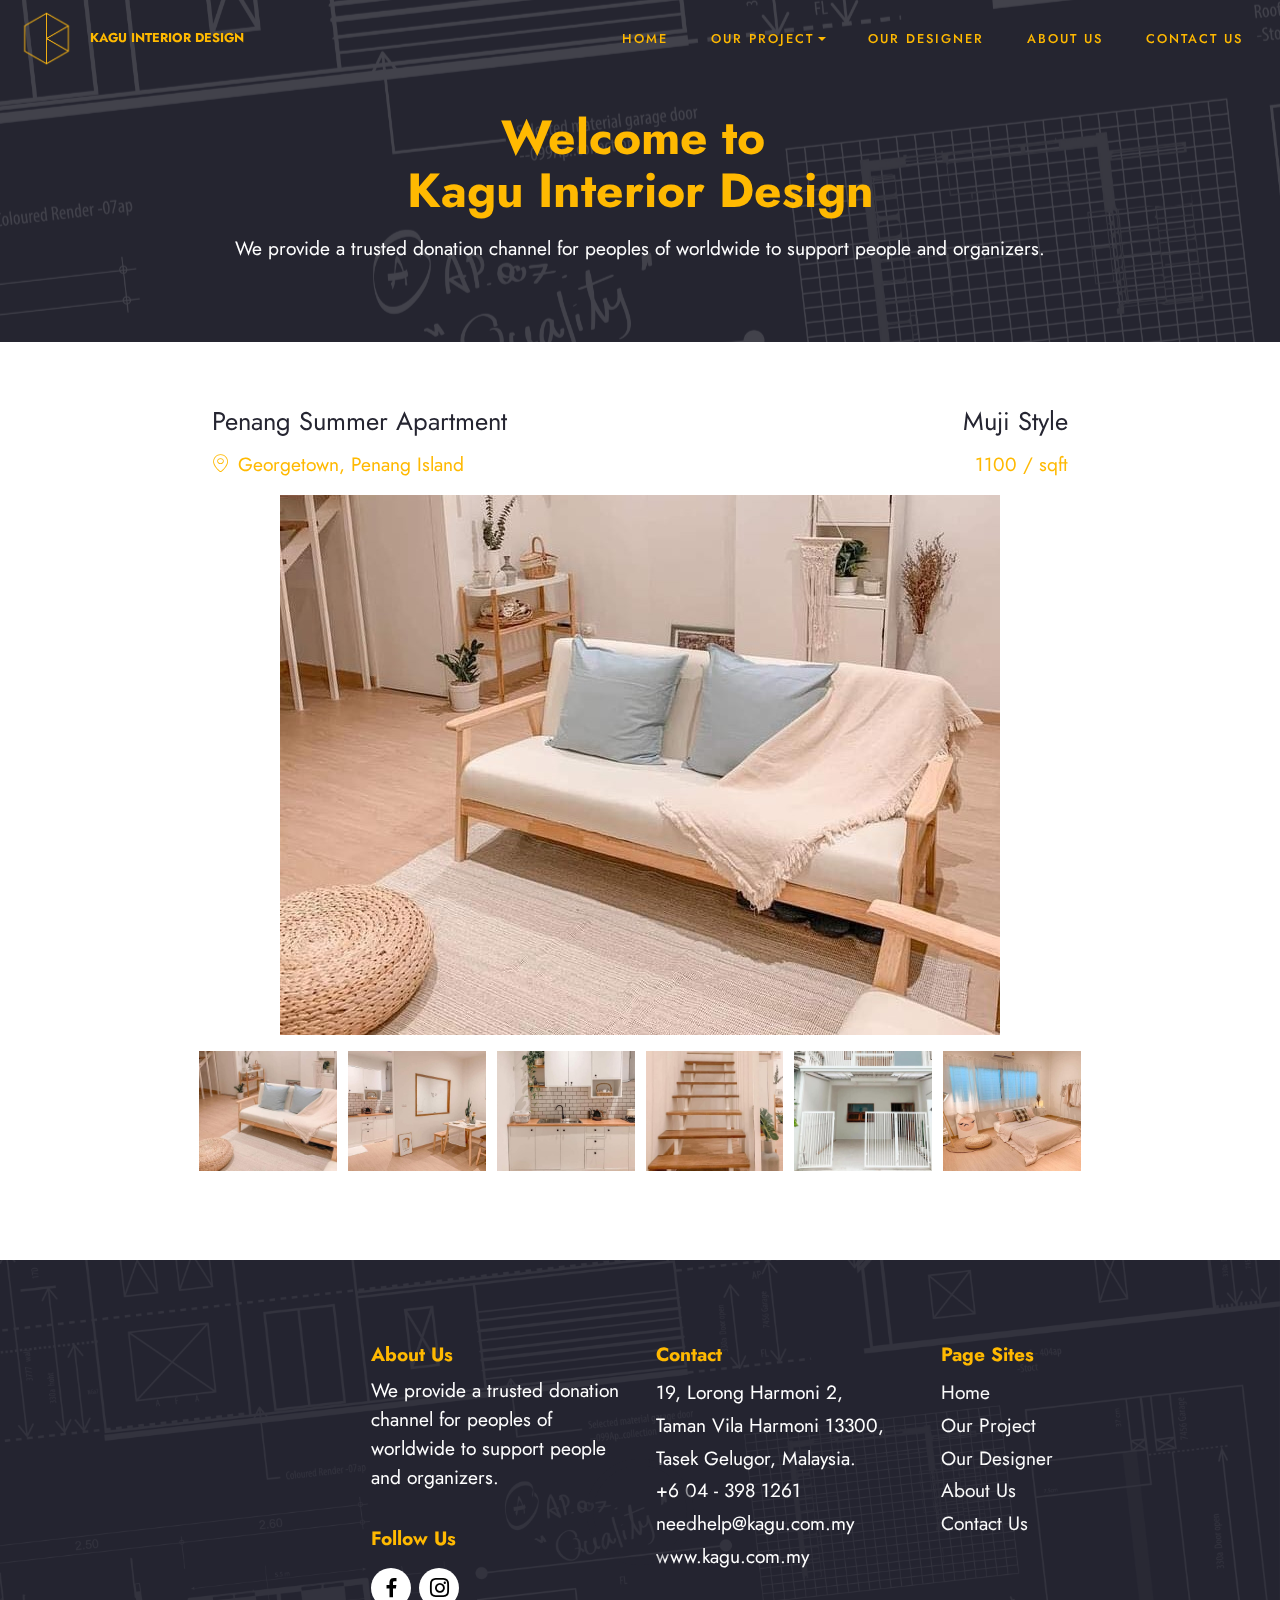
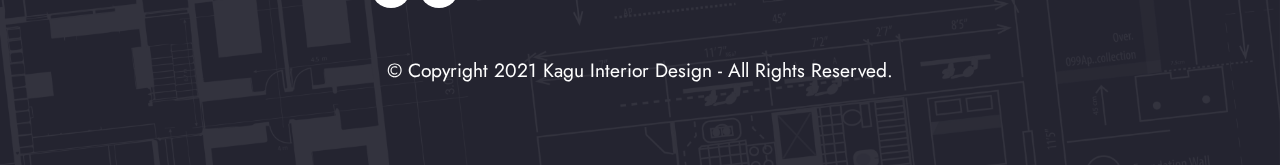
<file: muji-style-project.html>
<!DOCTYPE html>
<html  >
<head>
  
  <meta charset="UTF-8">
  <meta http-equiv="X-UA-Compatible" content="IE=edge">
  
  <meta name="viewport" content="width=device-width, initial-scale=1, minimum-scale=1">
  <link rel="shortcut icon" href="assets/images/logo-kaguinteriordesign-1.png" type="image/x-icon">
  <meta name="description" content="Welcome to Kagu Interior Design. We provide a trusted donation channel for peoples of worldwide to support people and organizers.">
  
  
  <title>Kagu Interior Design | Muji Style</title>
  <link rel="stylesheet" href="assets/web/assets/mobirise-icons/mobirise-icons.css">
  <link rel="stylesheet" href="assets/tether/tether.min.css">
  <link rel="stylesheet" href="assets/bootstrap/css/bootstrap.min.css">
  <link rel="stylesheet" href="assets/bootstrap/css/bootstrap-grid.min.css">
  <link rel="stylesheet" href="assets/bootstrap/css/bootstrap-reboot.min.css">
  <link rel="stylesheet" href="assets/dropdown/css/style.css">
  <link rel="stylesheet" href="assets/socicon/css/styles.css">
  <link rel="stylesheet" href="assets/theme/css/style.css">
  <link rel="preload" as="style" href="assets/mobirise/css/mbr-additional.css"><link rel="stylesheet" href="assets/mobirise/css/mbr-additional.css" type="text/css">
  
  <script src="assets/web/assets/lazyload/lazyload.js"></script>

  
  

</head>
<body>

<!-- Analytics -->
<!-- Global site tag (gtag.js) - Google Analytics -->
<script async src="https://www.googletagmanager.com/gtag/js?id=G-5SWH6PNPXN"></script>
<script>
  window.dataLayer = window.dataLayer || [];
  function gtag(){dataLayer.push(arguments);}
  gtag('js', new Date());

  gtag('config', 'G-5SWH6PNPXN');
</script>
<!-- /Analytics -->


  
  <section class="extMenu10 menu cid-sxyYWbkvNA" once="menu" id="extMenu10-5q">

	


	<nav class="navbar navbar-dropdown navbar-fixed-top navbar-expand-lg">
		<div class="navbar-brand">
			<span class="navbar-logo">
				<a href="index.html">
					<img src="assets/images/logo-kaguinteriordesign-1.png" alt="logo_kagu" style="height: 3.8rem;">
				</a>
			</span>
			<span class="navbar-caption-wrap"><a class="navbar-caption text-warning text-primary display-4" href="index.html">
					KAGU INTERIOR DESIGN</a></span>
		</div>
		<button class="navbar-toggler" type="button" data-toggle="collapse" data-target="#navbarSupportedContent" aria-controls="navbarNavAltMarkup" aria-expanded="false" aria-label="Toggle navigation">
			<div class="hamburger">
				<span></span>
				<span></span>
				<span></span>
				<span></span>
			</div>
		</button>
		<div class="collapse navbar-collapse" id="navbarSupportedContent">
			<ul class="navbar-nav nav-dropdown nav-right" data-app-modern-menu="true"><li class="nav-item">
					<a class="nav-link link text-warning text-primary display-4" href="index.html">HOME</a>
				</li>
				<li class="nav-item dropdown open">
					<a class="nav-link link text-warning dropdown-toggle display-4" href="#" data-toggle="dropdown-submenu" aria-expanded="true">OUR PROJECT</a>
					<div class="dropdown-menu"><a class="text-warning dropdown-item text-primary display-4" href="all-project.html">ALL PROJECT</a><a class="text-warning dropdown-item text-primary display-4" href="muji-style-project.html">MUJI STYLE</a><a class="text-warning dropdown-item text-primary display-4" href="grey-fresh-style.html">GREY FRESH STYLE</a><a class="text-warning dropdown-item text-primary display-4" href="industrial-style.html" aria-expanded="false">INDUSTRIAL STYLE</a><a class="text-warning dropdown-item text-primary display-4" href="wood-fresh-style.html" aria-expanded="false">WOOD FRESH STYLE</a><a class="text-warning dropdown-item text-primary display-4" href="classic-x-nordic-elegance.html" aria-expanded="false">CLASSIC X NORDIC ELEGANCE</a><a class="text-warning dropdown-item text-primary display-4" href="modern-style.html" aria-expanded="false">MODERN STYLE</a>
					</div>
				</li>
				<li class="nav-item">
					<a class="nav-link link text-warning text-primary display-4" href="our-designer.html">OUR DESIGNER</a>
				</li><li class="nav-item"><a class="nav-link link text-warning text-primary display-4" href="about-us.html">ABOUT US</a></li><li class="nav-item"><a class="nav-link link text-warning text-primary display-4" href="contact-us.html">CONTACT US</a></li></ul>
			
		</div>
	</nav>
</section>

<section class="header6 cid-sxhOY8v5Oh mbr-parallax-background" id="header6-4i">

    

    <div class="mbr-overlay" style="opacity: 0.8; background-color: rgb(37, 37, 49);"></div>

    <div class="align-center container">
        <div class="row justify-content-center">
            <div class="col-12 col-lg-10">
                <h1 class="mbr-section-title mbr-fonts-style mbr-white mb-3 display-1"><strong>Welcome to&nbsp;</strong><br><strong>Kagu Interior Design</strong></h1>
                
                <p class="mbr-text mbr-white mbr-fonts-style display-7">
                    We provide a trusted donation channel for peoples of worldwide to support people and organizers.
                </p>
                
            </div>
        </div>
    </div>
</section>

<section class="slider1 realtym4_slider1 testimonials-slider cid-sxcgOb20ez" data-interval="false" id="slider1-3k">

	

	

	<div class="main container">
		<div class="row justify-content-center">
			<div class="second-col col-md-10">
				<div class="carousel slide slides" role="listbox" data-pause="true" data-keyboard="false" data-ride="false" data-interval="false">
					<ol class="carousel-indicators">
						<li class="li1" data-slide-to="0"></li>
						<li class="li2" data-slide-to="1"></li>
						<li class="li3" data-slide-to="2"></li>
						<li class="li4" data-slide-to="3"></li>
						<li class="li5" data-slide-to="4"></li>
						<li class="li6" data-slide-to="5"></li>
					</ol>
					<div class="carousel-inner">
						
						
						
						
						
						
					<div class="carousel-item ">
							<div class="media-container-row">
								<div class="col-md-12">
									<div class="row justify-content-center">
										<div class="col-md-6">
											<div class="text-box align-left">
												<h4 class="card-title1 mbr-fonts-style mbr-normal display-5">Penang Summer Apartment</h4>
												<div class="ico-box">
													<span class="pr-2 mbr-iconfont mbr-iconfont-social ico2 mbri-pin"></span>
													<p class="mbr-text mbr-fonts-style item mbr-normal display-7">Georgetown, Penang Island</p>
												</div>
											</div>
										</div>
										<div class="col-md-6">
											<div class="text-box align-right">
												<h4 class="card-title2 mbr-fonts-style mbr-normal display-5">
													Muji Style</h4>
												<p class="mbr-text mbr-fonts-style sq mbr-normal display-7">1100 / sqft</p>
											</div>
										</div>
									</div>
									<div class="wrap-img ">
										<img src="assets/images/179318170-321735595969800-6758253184289017707-n-2.jpeg" class="img-responsive clients-img" alt="muji_house_01" title="">
									</div>
								</div>
							</div>
						</div><div class="carousel-item ">
							<div class="media-container-row">
								<div class="col-md-12">
									<div class="row justify-content-center">
										<div class="col-md-6">
											<div class="text-box align-left">
												<h4 class="card-title1 mbr-fonts-style mbr-normal display-5">Hi-Tech Apartment&nbsp;</h4>
												<div class="ico-box">
													<span class="pr-2 mbr-iconfont mbr-iconfont-social ico2 mbri-pin"></span>
													<p class="mbr-text mbr-fonts-style item mbr-normal display-7">Las Vegas,
														32 Street</p>
												</div>
											</div>
										</div>
										<div class="col-md-6">
											<div class="text-box align-right">
												<h4 class="card-title2 mbr-fonts-style mbr-normal display-5">
													$540.000</h4>
												<p class="mbr-text mbr-fonts-style sq mbr-normal display-7">$835 / sq m</p>
											</div>
										</div>
									</div>
									<div class="wrap-img ">
										<img src="assets/images/178417862-321735395969820-3027991684902615314-n.jpeg" class="img-responsive clients-img" alt="muji_house_02" title="">
									</div>
								</div>
							</div>
						</div><div class="carousel-item ">
							<div class="media-container-row">
								<div class="col-md-12">
									<div class="row justify-content-center">
										<div class="col-md-6">
											<div class="text-box align-left">
												<h4 class="card-title1 mbr-fonts-style mbr-normal display-5">Creative Apartment</h4>
												<div class="ico-box">
													<span class="pr-2 mbr-iconfont mbr-iconfont-social ico2 mbri-pin"></span>
													<p class="mbr-text mbr-fonts-style item mbr-normal display-7">London,
														Summer Avenue</p>
												</div>
											</div>
										</div>
										<div class="col-md-6">
											<div class="text-box align-right">
												<h4 class="card-title2 mbr-fonts-style mbr-normal display-5">
													$920.000</h4>
												<p class="mbr-text mbr-fonts-style sq mbr-normal display-7">$954 / sq m</p>
											</div>
										</div>
									</div>
									<div class="wrap-img ">
										<img src="assets/images/175130783-321735515969808-1610828286068830449-n.jpeg" class="img-responsive clients-img" alt="muji_house_03" title="">
									</div>
								</div>
							</div>
						</div><div class="carousel-item ">
							<div class="media-container-row">
								<div class="col-md-12">
									<div class="row justify-content-center">
										<div class="col-md-6">
											<div class="text-box align-left">
												<h4 class="card-title1 mbr-fonts-style mbr-normal display-5">Summer Apartment</h4>
												<div class="ico-box">
													<span class="pr-2 mbr-iconfont mbr-iconfont-social ico2 mbri-pin"></span>
													<p class="mbr-text mbr-fonts-style item mbr-normal display-7">New York,
														&nbsp;Willis Avenue</p>
												</div>
											</div>
										</div>
										<div class="col-md-6">
											<div class="text-box align-right">
												<h4 class="card-title2 mbr-fonts-style mbr-normal display-5">
													$420.000</h4>
												<p class="mbr-text mbr-fonts-style sq mbr-normal display-7">$777 / sq m</p>
											</div>
										</div>
									</div>
									<div class="wrap-img ">
										<img src="assets/images/181843206-321735452636481-6351916022179191365-n.jpeg" class="img-responsive clients-img" alt="muji_house_04" title="">
									</div>
								</div>
							</div>
						</div><div class="carousel-item ">
							<div class="media-container-row">
								<div class="col-md-12">
									<div class="row justify-content-center">
										<div class="col-md-6">
											<div class="text-box align-left">
												<h4 class="card-title1 mbr-fonts-style mbr-normal display-5">Hi-Tech Apartment&nbsp;</h4>
												<div class="ico-box">
													<span class="pr-2 mbr-iconfont mbr-iconfont-social ico2 mbri-pin"></span>
													<p class="mbr-text mbr-fonts-style item mbr-normal display-7">Las Vegas,
														32 Street</p>
												</div>
											</div>
										</div>
										<div class="col-md-6">
											<div class="text-box align-right">
												<h4 class="card-title2 mbr-fonts-style mbr-normal display-5">
													$540.000</h4>
												<p class="mbr-text mbr-fonts-style sq mbr-normal display-7">$835 / sq m</p>
											</div>
										</div>
									</div>
									<div class="wrap-img ">
										<img src="assets/images/181843206-321735455969814-7511731697191688793-n.jpeg" class="img-responsive clients-img" alt="muji_house_05" title="">
									</div>
								</div>
							</div>
						</div><div class="carousel-item ">
							<div class="media-container-row">
								<div class="col-md-12">
									<div class="row justify-content-center">
										<div class="col-md-6">
											<div class="text-box align-left">
												<h4 class="card-title1 mbr-fonts-style mbr-normal display-5">Creative Apartment</h4>
												<div class="ico-box">
													<span class="pr-2 mbr-iconfont mbr-iconfont-social ico2 mbri-pin"></span>
													<p class="mbr-text mbr-fonts-style item mbr-normal display-7">London,
														Summer Avenue</p>
												</div>
											</div>
										</div>
										<div class="col-md-6">
											<div class="text-box align-right">
												<h4 class="card-title2 mbr-fonts-style mbr-normal display-5">
													$920.000</h4>
												<p class="mbr-text mbr-fonts-style sq mbr-normal display-7">$954 / sq m</p>
											</div>
										</div>
									</div>
									<div class="wrap-img ">
										<img src="assets/images/180726153-321735569303136-5166018543473512650-n.jpeg" class="img-responsive clients-img" alt="muji_house_06" title="">
									</div>
								</div>
							</div>
						</div></div>
				</div>
			</div>
		</div>
	</div>
</section>

<section class="footer4 cid-sxckWLNi1I" once="footers" id="footer4-3m">

    
    <div class="mbr-overlay" style="opacity: 0.9; background-color: rgb(37, 37, 49);"></div>
    <div class="container">
        <div class="row mbr-white">
            <div class="col-6 col-lg-3">
                <div class="media-wrap col-md-8 col-12">
                    <a href="index.html">
                        <img src="assets/images/logo-kaguinteriordesign-3.png" alt="logo_kaguinteriordesign_02">
                    </a>
                </div>
            </div>
            <div class="col-12 col-md-6 col-lg-3">
                <h5 class="mbr-section-subtitle mbr-fonts-style mb-2 display-7">
                    <strong>About Us</strong></h5>
                <p class="mbr-text mbr-fonts-style mb-4 display-7">
                    We provide a trusted donation channel for peoples of worldwide to support people and organizers.</p>
                <h5 class="mbr-section-subtitle mbr-fonts-style mb-3 display-7">
                    <strong>Follow Us</strong>
                </h5>
                <div class="social-row display-7">
                    <div class="soc-item">
                        <a href="#" target="_blank">
                            <span class="mbr-iconfont socicon-facebook socicon"></span>
                        </a>
                    </div>
                    <div class="soc-item">
                        <a href="#" target="_blank">
                            <span class="mbr-iconfont socicon-instagram socicon"></span>
                        </a>
                    </div>
                    
                    
                </div>
            </div>
            <div class="col-12 col-md-6 col-lg-3">
                <h5 class="mbr-section-subtitle mbr-fonts-style mb-2 display-7">
                    <strong>Contact</strong></h5>
                <ul class="list mbr-fonts-style display-7">
                    <li class="mbr-text item-wrap">19, Lorong Harmoni 2,</li><li class="mbr-text item-wrap">Taman Vila Harmoni 13300,</li><li class="mbr-text item-wrap">Tasek Gelugor, Malaysia.</li><li class="mbr-text item-wrap">+6 04 - 398 1261</li><li class="mbr-text item-wrap">needhelp@kagu.com.my</li>
                    <li class="mbr-text item-wrap">www.kagu.com.my</li>
                </ul>
            </div>
            <div class="col-12 col-md-6 col-lg-3">
                <h5 class="mbr-section-subtitle mbr-fonts-style mb-2 display-7">
                    <strong>Page Sites</strong></h5>
                <ul class="list mbr-fonts-style display-7">
                    <li class="mbr-text item-wrap"><a href="index.html" class="text-white text-primary">Home</a></li>
                    <li class="mbr-text item-wrap"><a href="all-project.html" class="text-white text-primary">Our Project</a></li><li class="mbr-text item-wrap"><a href="our-designer.html" class="text-white text-primary">Our Designer</a></li>
                    <li class="mbr-text item-wrap"><a href="about-us.html" class="text-white text-primary">About Us</a></li>
                    <li class="mbr-text item-wrap"><a href="contact-us.html" class="text-white text-primary">Contact Us</a></li>
                </ul>
            </div>
            <div class="col-12 mt-4">
                <p class="mbr-text mb-0 mbr-fonts-style copyright align-center display-7">
                    © Copyright 2021 Kagu Interior Design - All Rights Reserved.</p>
            </div>
        </div>
    </div>
</section>


<script src="assets/web/assets/jquery/jquery.min.js"></script>
  <script src="assets/popper/popper.min.js"></script>
  <script src="assets/tether/tether.min.js"></script>
  <script src="assets/bootstrap/js/bootstrap.min.js"></script>
  <script src="assets/smoothscroll/smooth-scroll.js"></script>
  <script src="assets/parallax/jarallax.min.js"></script>
  <script src="assets/bootstrapcarouselswipe/bootstrap-carousel-swipe.js"></script>
  <script src="assets/mbr-testimonials-slider/mbr-testimonials-slider.js"></script>
  <script src="assets/dropdown/js/nav-dropdown.js"></script>
  <script src="assets/dropdown/js/navbar-dropdown.js"></script>
  <script src="assets/touchswipe/jquery.touch-swipe.min.js"></script>
  <script src="assets/theme/js/script.js"></script>
  
  
  
 <div id="scrollToTop" class="scrollToTop mbr-arrow-up"><a style="text-align: center;"><i class="mbr-arrow-up-icon mbr-arrow-up-icon-cm cm-icon cm-icon-smallarrow-up"></i></a></div>
  
</body>
</html>
</file>
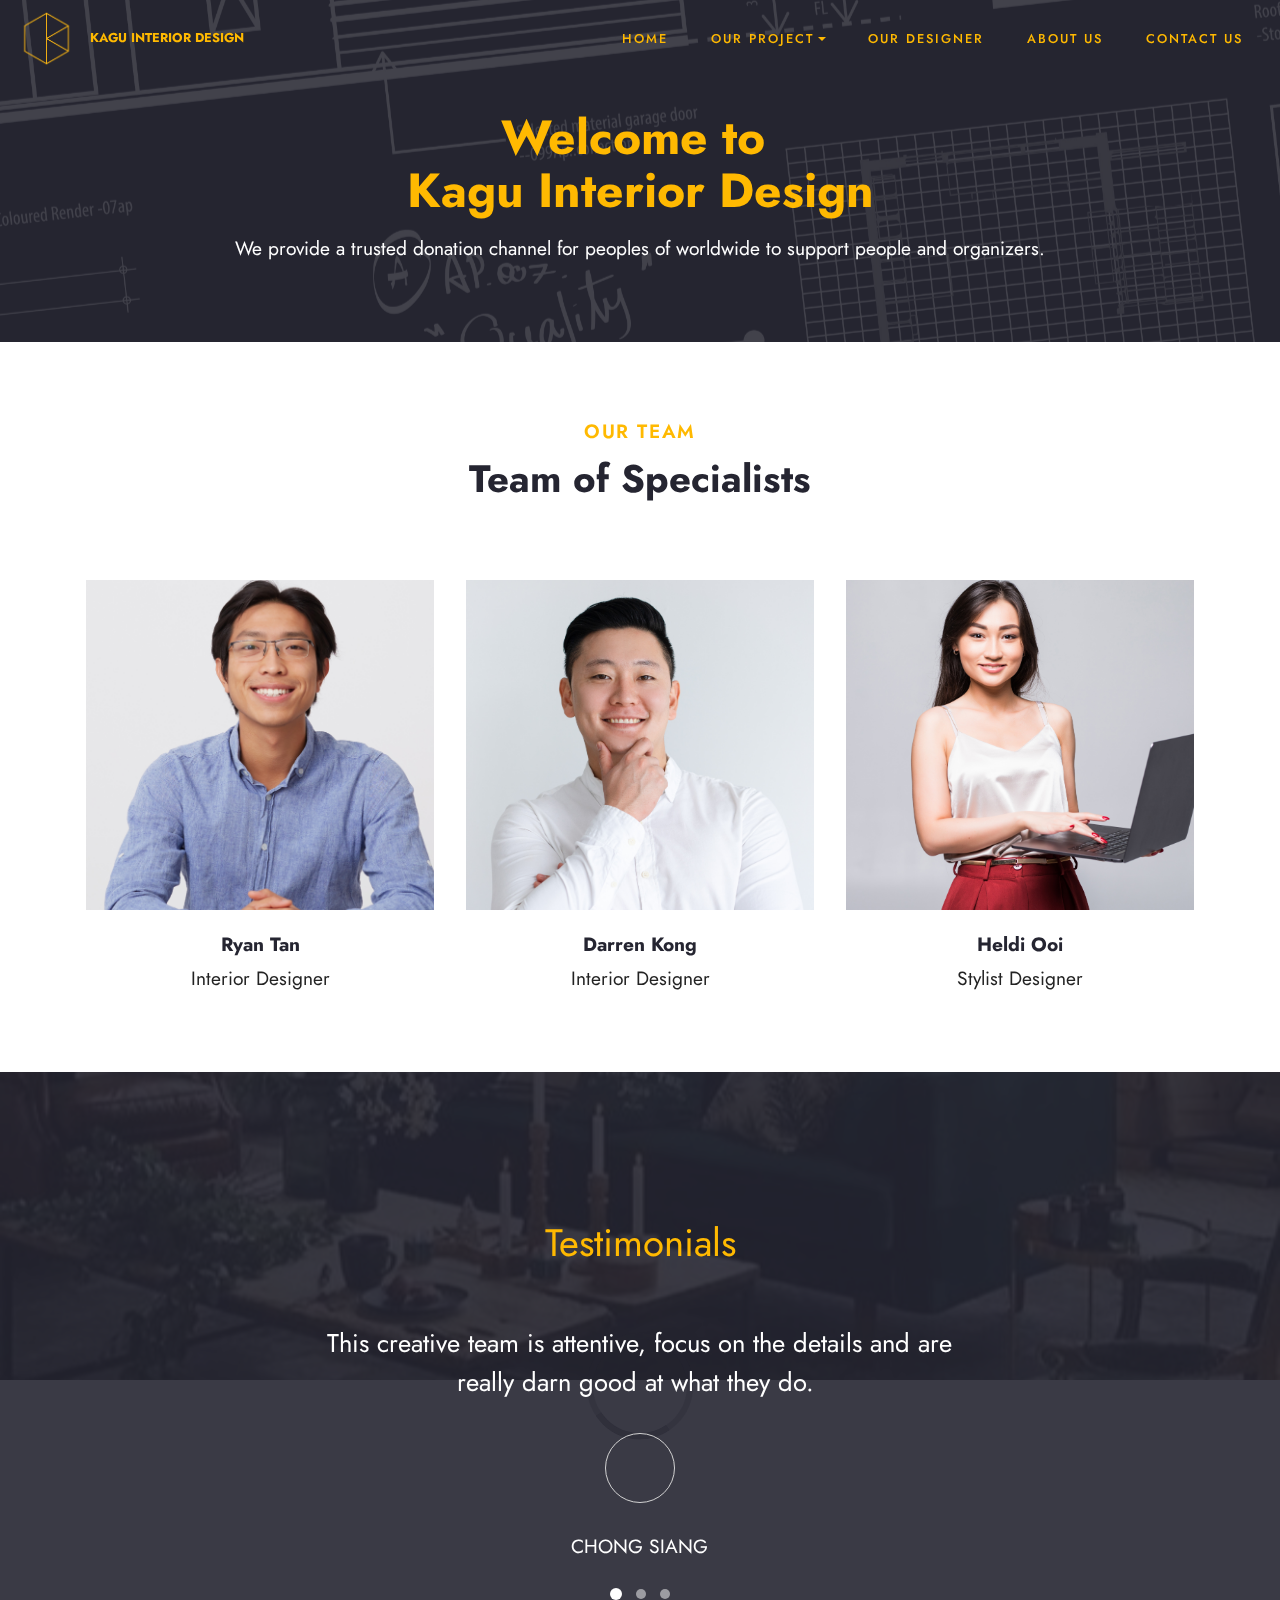
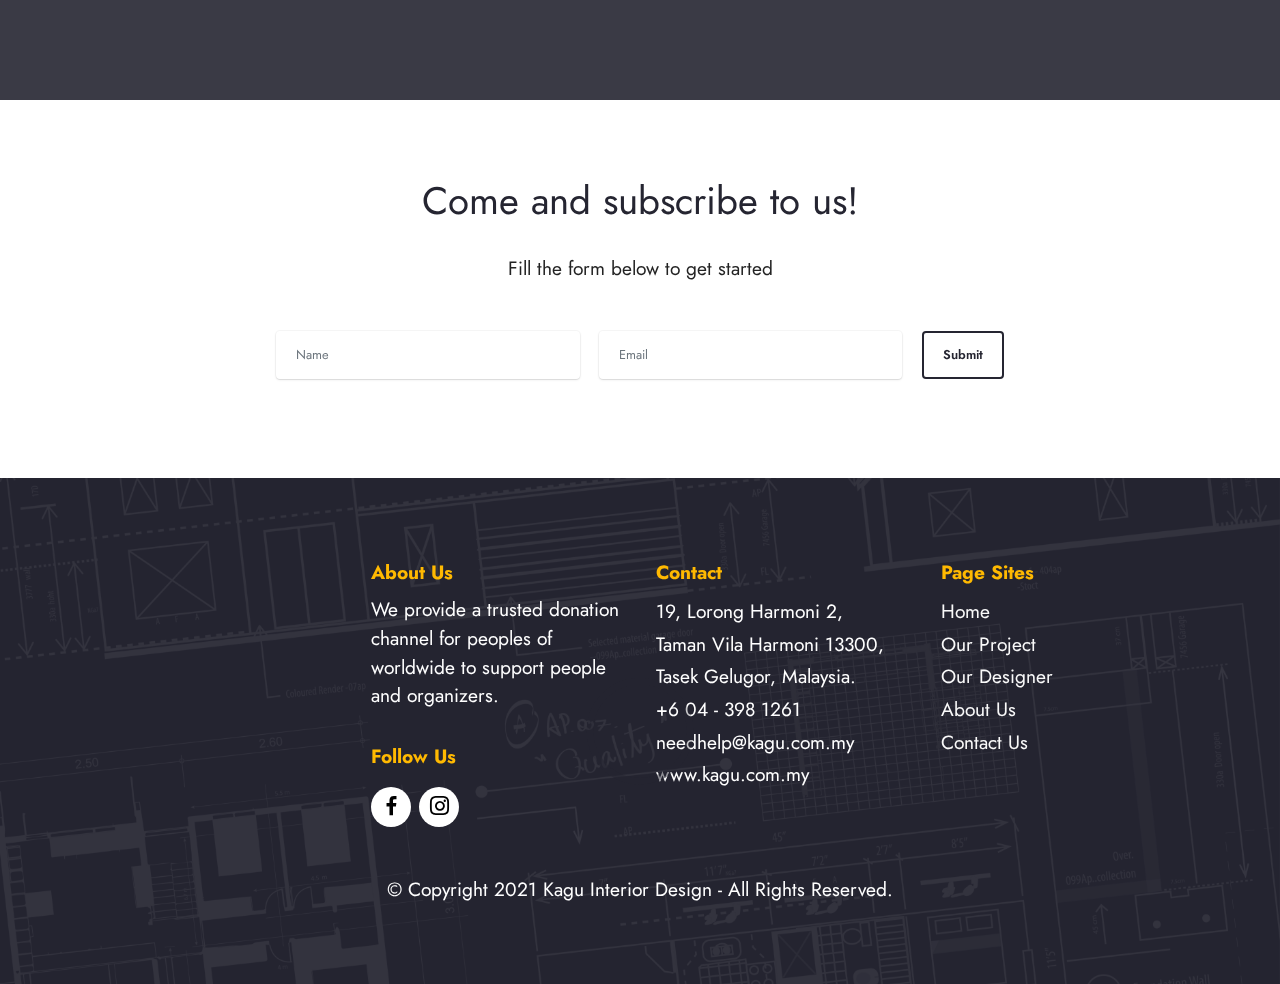
<file: our-designer.html>
<!DOCTYPE html>
<html  >
<head>
  
  <meta charset="UTF-8">
  <meta http-equiv="X-UA-Compatible" content="IE=edge">
  
  <meta name="viewport" content="width=device-width, initial-scale=1, minimum-scale=1">
  <link rel="shortcut icon" href="assets/images/logo-kaguinteriordesign-1.png" type="image/x-icon">
  <meta name="description" content="Welcome to Kagu Interior Design. We provide a trusted donation channel for peoples of worldwide to support people and organizers.">
  
  
  <title>Kagu Interior Design | Our Designer</title>
  <link rel="stylesheet" href="assets/web/assets/mobirise-icons2/mobirise2.css">
  <link rel="stylesheet" href="assets/web/assets/mobirise-icons/mobirise-icons.css">
  <link rel="stylesheet" href="assets/tether/tether.min.css">
  <link rel="stylesheet" href="assets/bootstrap/css/bootstrap.min.css">
  <link rel="stylesheet" href="assets/bootstrap/css/bootstrap-grid.min.css">
  <link rel="stylesheet" href="assets/bootstrap/css/bootstrap-reboot.min.css">
  <link rel="stylesheet" href="assets/formstyler/jquery.formstyler.css">
  <link rel="stylesheet" href="assets/formstyler/jquery.formstyler.theme.css">
  <link rel="stylesheet" href="assets/datepicker/jquery.datetimepicker.min.css">
  <link rel="stylesheet" href="assets/dropdown/css/style.css">
  <link rel="stylesheet" href="assets/socicon/css/styles.css">
  <link rel="stylesheet" href="assets/theme/css/style.css">
  <link rel="stylesheet" href="assets/recaptcha.css">
  <link rel="preload" as="style" href="assets/mobirise/css/mbr-additional.css"><link rel="stylesheet" href="assets/mobirise/css/mbr-additional.css" type="text/css">
  
  <script src="assets/web/assets/lazyload/lazyload.js"></script>

  
  

</head>
<body>

<!-- Analytics -->
<!-- Global site tag (gtag.js) - Google Analytics -->
<script async src="https://www.googletagmanager.com/gtag/js?id=G-5SWH6PNPXN"></script>
<script>
  window.dataLayer = window.dataLayer || [];
  function gtag(){dataLayer.push(arguments);}
  gtag('js', new Date());

  gtag('config', 'G-5SWH6PNPXN');
</script>
<!-- /Analytics -->


  
  <section class="extMenu10 menu cid-sxyYWbkvNA" once="menu" id="extMenu10-5q">

	


	<nav class="navbar navbar-dropdown navbar-fixed-top navbar-expand-lg">
		<div class="navbar-brand">
			<span class="navbar-logo">
				<a href="index.html">
					<img src="assets/images/logo-kaguinteriordesign-1.png" alt="logo_kagu" style="height: 3.8rem;">
				</a>
			</span>
			<span class="navbar-caption-wrap"><a class="navbar-caption text-warning text-primary display-4" href="index.html">
					KAGU INTERIOR DESIGN</a></span>
		</div>
		<button class="navbar-toggler" type="button" data-toggle="collapse" data-target="#navbarSupportedContent" aria-controls="navbarNavAltMarkup" aria-expanded="false" aria-label="Toggle navigation">
			<div class="hamburger">
				<span></span>
				<span></span>
				<span></span>
				<span></span>
			</div>
		</button>
		<div class="collapse navbar-collapse" id="navbarSupportedContent">
			<ul class="navbar-nav nav-dropdown nav-right" data-app-modern-menu="true"><li class="nav-item">
					<a class="nav-link link text-warning text-primary display-4" href="index.html">HOME</a>
				</li>
				<li class="nav-item dropdown open">
					<a class="nav-link link text-warning dropdown-toggle display-4" href="#" data-toggle="dropdown-submenu" aria-expanded="true">OUR PROJECT</a>
					<div class="dropdown-menu"><a class="text-warning dropdown-item text-primary display-4" href="all-project.html">ALL PROJECT</a><a class="text-warning dropdown-item text-primary display-4" href="muji-style-project.html">MUJI STYLE</a><a class="text-warning dropdown-item text-primary display-4" href="grey-fresh-style.html">GREY FRESH STYLE</a><a class="text-warning dropdown-item text-primary display-4" href="industrial-style.html" aria-expanded="false">INDUSTRIAL STYLE</a><a class="text-warning dropdown-item text-primary display-4" href="wood-fresh-style.html" aria-expanded="false">WOOD FRESH STYLE</a><a class="text-warning dropdown-item text-primary display-4" href="classic-x-nordic-elegance.html" aria-expanded="false">CLASSIC X NORDIC ELEGANCE</a><a class="text-warning dropdown-item text-primary display-4" href="modern-style.html" aria-expanded="false">MODERN STYLE</a>
					</div>
				</li>
				<li class="nav-item">
					<a class="nav-link link text-warning text-primary display-4" href="our-designer.html">OUR DESIGNER</a>
				</li><li class="nav-item"><a class="nav-link link text-warning text-primary display-4" href="about-us.html">ABOUT US</a></li><li class="nav-item"><a class="nav-link link text-warning text-primary display-4" href="contact-us.html">CONTACT US</a></li></ul>
			
		</div>
	</nav>
</section>

<section class="header6 cid-sxhrgdpEVO mbr-parallax-background" id="header6-3y">

    

    <div class="mbr-overlay" style="opacity: 0.8; background-color: rgb(37, 37, 49);"></div>

    <div class="align-center container">
        <div class="row justify-content-center">
            <div class="col-12 col-lg-10">
                <h1 class="mbr-section-title mbr-fonts-style mbr-white mb-3 display-1"><strong>Welcome to&nbsp;</strong><br><strong>Kagu Interior Design</strong></h1>
                
                <p class="mbr-text mbr-white mbr-fonts-style display-7">
                    We provide a trusted donation channel for peoples of worldwide to support people and organizers.
                </p>
                
            </div>
        </div>
    </div>
</section>

<section class="team firmm4_team cid-sxhqmd51U8" id="team-3w">

    

    

    <div class="container">
        <div class="row">
            <div class="col-12 title_block">
                <h4 class="mbr-section-subtitle mbr-fonts-style align-center display-7">OUR TEAM</h4>
                <h3 class="mbr-section-title mbr-fonts-style align-center mb-0 display-2"><strong>Team of Specialists</strong></h3>
            </div>
            
            <div class="item features-image col-12 col-lg-4 col-md-6 col-sm-6">
                <div class="item-wrapper text-center">
                        <div class="item-img">
                            <img src="assets/images/happy-handsome-asian-young-businessman-glasses-blue-shirt-sitting-table-with-laptop-white-wall.jpeg" alt="">
                            <div class="social_block">
                                
                                
                            <a href="#" target="_blank" class="iconfont-wrapper">
                                    <span class="mbr-iconfont socicon-facebook socicon" style="color: rgb(37, 37, 49); fill: rgb(37, 37, 49);"></span>
                                </a><a href="#" target="_blank" class="iconfont-wrapper">
                                    <span class="mbr-iconfont socicon-instagram socicon" style="color: rgb(37, 37, 49); fill: rgb(37, 37, 49);"></span>
                                </a></div>
                        </div>
                        <h5 class="card-title mbr-fonts-style display-7"><strong>Ryan Tan</strong></h5>
                        <p class="card-text mbr-fonts-style display-7">Interior Designer</p>
                </div>
            </div><div class="item features-image col-12 col-lg-4 col-md-6 col-sm-6">
                <div class="item-wrapper text-center">
                        <div class="item-img">
                            <img src="assets/images/happy-asian-man-touching-chin-looking-camera-2.jpeg" alt="">
                            <div class="social_block">
                            
                                <a href="#" target="_blank" class="iconfont-wrapper">
                                    <span class="mbr-iconfont socicon-facebook socicon" style="color: rgb(37, 37, 49); fill: rgb(37, 37, 49);"></span>
                                </a><a href="#" target="_blank" class="iconfont-wrapper">
                                    <span class="mbr-iconfont socicon-instagram socicon" style="color: rgb(37, 37, 49); fill: rgb(37, 37, 49);"></span>
                                </a></div>
                        </div>
                        <h5 class="card-title mbr-fonts-style display-7"><strong>Darren Kong</strong></h5>
                        <p class="card-text mbr-fonts-style display-7">Interior Designer</p>
                </div>
            </div><div class="item features-image col-12 col-lg-4 col-md-6 col-sm-6">
                <div class="item-wrapper text-center">
                        <div class="item-img">
                            <img src="assets/images/portrait-happy-asian-woman-working-laptop-computer-isolated-white-wall.jpeg" alt="">
                            <div class="social_block">
                            
                                <a href="#" target="_blank" class="iconfont-wrapper">
                                    <span class="mbr-iconfont socicon-facebook socicon"></span>
                                </a><a href="#" target="_blank" class="iconfont-wrapper">
                                    <span class="mbr-iconfont socicon-instagram socicon"></span>
                                </a></div>
                        </div>
                        <h5 class="card-title mbr-fonts-style display-7"><strong>Heldi Ooi</strong></h5>
                        <p class="card-text mbr-fonts-style display-7">Stylist Designer</p>
                </div>
            </div>
        </div>
    </div>
</section>

<section class="carouse2 slide testimonials-slider testimonials1 studiom4_testimonials1 cid-sxhrcAZb3M mbr-parallax-background" data-interval="false" id="testimonials1-3x">

	

	<div class="mbr-overlay" style="opacity: 0.9; background-color: rgb(37, 37, 49);">
	</div>

	<div class="container text-center">
		<h2 class="title mbr-fonts-style display-2">
			Testimonials</h2>
		<div class="carousel slide" role="listbox" data-pause="true" data-keyboard="false" data-ride="false" data-interval="false">
			<div class="carousel-inner">
				
				
				
			<div class="carousel-item">
					<div class="user col-md-7">
						<div class="user_text pb-1">
							<p class="mbr-fonts-style mbr-text mbr-regular mbr-white display-5">
								This creative team is attentive, focus on the details and are really darn good at what they do.&nbsp;</p>
						</div>
						<div class="user_image">
							<img src="assets/images/120970585-3408403229244539-4404495707320158902-n.jpg" alt="">
						</div>
						<p class="user_name pb-1 mbr-fonts-style display-7">CHONG SIANG</p>
					</div>
				</div><div class="carousel-item">
					<div class="user col-md-7">
						<div class="user_text pb-1">
							<p class="mbr-fonts-style mbr-regular mbr-text mbr-white display-5">They are provide a trusted donation channel for peoples of worldwide to support people and organizers. </p>
						</div>
						<div class="user_image">
							<img src="assets/images/asia-business-woman-feeling-happy-smiling-looking-camera-while-relax-home-office.jpeg" alt="">
						</div>
						<p class="user_name pb-1 mbr-fonts-style display-7">Christ Chan</p>
					</div>
				</div><div class="carousel-item">
					<div class="user col-md-7">
						<div class="user_text pb-1">
							<p class="mbr-fonts-style mbr-regular mbr-text mbr-white display-5">
								They are really nice team and provide a trusted donation channel for peoples of worldwide to support people and organizers.</p>
						</div>
						<div class="user_image">
							<img src="assets/images/close-up-asian-woman-smiling-looking-camera-happily.jpeg" alt="">
						</div>
						<p class="user_name pb-1 mbr-fonts-style display-7">Christine Ooi</p>
					</div>
				</div></div>
			<ol class="carousel-indicators">
				<li data-app-prevent-settings="" data-target="#slider1" class=" active" data-slide-to="0"></li>
				<li data-app-prevent-settings="" data-target="#slider1" data-slide-to="1">
				</li>
				<li data-app-prevent-settings="" data-target="#slider1" data-slide-to="2">
				</li>
				
				
				
				
				
				
				
			</ol>

			
		</div>
	</div>
</section>

<section class="form2 cid-sxhvVbm7EX" id="form2-3z">

    

    
    <div class="align-center container">
        <div class="row justify-content-center">
            <div class="col-lg-8 mx-auto mbr-form" data-form-type="formoid">
<!--Formbuilder Form-->
<form action="https://mobirise.eu/" method="POST" class="mbr-form form-with-styler" data-form-title="Form Name"><input type="hidden" name="email" data-form-email="true" value="aQEUXxipQBF7RLZ8yHH3KcT0vwNZu52/0cY/kBEyEwDPE0OHYxkyhBsAL+C0OwWMEeD6mxslYIkqDIbKIQ9AH+jTdxamBJTBNoc9BIRdsFfARgdOKafr9B3zKFHUUoVN.PnHxviNWsfNCYMGjXX16h+R5numo72INS3GDmgADErYi9moWmjY3NTGdbgXmoqP0m/JMnOWakW+NWgAYMmWxLZlYiQz9KIJ5EtP90UbZXotHPI5D8jrXiO6P6QGBmkPC">
<div class="row">
<div hidden="hidden" data-form-alert="" class="alert alert-success col-12">Thanks for filling out the form!</div>
<div hidden="hidden" data-form-alert-danger="" class="alert alert-danger col-12">Oops...! some problem!</div>
</div>
<div class="dragArea row">
<div class="col-lg-12 col-md-12 col-sm-12">
<h1 class="mbr-section-title mb-4 display-2">Come and subscribe to us!</h1>
</div>
<div class="col-lg-12 col-md-12 col-sm-12">
<p class="mbr-text mbr-fonts-style mb-5 display-7">Fill the form below to get started</p>
</div>
<div data-for="name" class="col-lg col-md col-12 form-group">
<input type="text" name="name" placeholder="Name" data-form-field="name" class="form-control display-7" value="" id="name-form2-3z">
</div>
<div data-for="email" class="col-lg col-md col-12 form-group">
<input type="email" name="email" placeholder="Email" data-form-field="email" class="form-control display-7" value="" id="email-form2-3z">
</div>
<div class="col-md-auto col mbr-section-btn"><button type="submit" class="btn btn-danger-outline display-4">Submit</button></div>
</div>
</form><!--Formbuilder Form-->
</div>
        </div>
    </div>
</section>

<section class="footer4 cid-sxckWLNi1I" once="footers" id="footer4-3m">

    
    <div class="mbr-overlay" style="opacity: 0.9; background-color: rgb(37, 37, 49);"></div>
    <div class="container">
        <div class="row mbr-white">
            <div class="col-6 col-lg-3">
                <div class="media-wrap col-md-8 col-12">
                    <a href="index.html">
                        <img src="assets/images/logo-kaguinteriordesign-3.png" alt="logo_kaguinteriordesign_02">
                    </a>
                </div>
            </div>
            <div class="col-12 col-md-6 col-lg-3">
                <h5 class="mbr-section-subtitle mbr-fonts-style mb-2 display-7">
                    <strong>About Us</strong></h5>
                <p class="mbr-text mbr-fonts-style mb-4 display-7">
                    We provide a trusted donation channel for peoples of worldwide to support people and organizers.</p>
                <h5 class="mbr-section-subtitle mbr-fonts-style mb-3 display-7">
                    <strong>Follow Us</strong>
                </h5>
                <div class="social-row display-7">
                    <div class="soc-item">
                        <a href="#" target="_blank">
                            <span class="mbr-iconfont socicon-facebook socicon"></span>
                        </a>
                    </div>
                    <div class="soc-item">
                        <a href="#" target="_blank">
                            <span class="mbr-iconfont socicon-instagram socicon"></span>
                        </a>
                    </div>
                    
                    
                </div>
            </div>
            <div class="col-12 col-md-6 col-lg-3">
                <h5 class="mbr-section-subtitle mbr-fonts-style mb-2 display-7">
                    <strong>Contact</strong></h5>
                <ul class="list mbr-fonts-style display-7">
                    <li class="mbr-text item-wrap">19, Lorong Harmoni 2,</li><li class="mbr-text item-wrap">Taman Vila Harmoni 13300,</li><li class="mbr-text item-wrap">Tasek Gelugor, Malaysia.</li><li class="mbr-text item-wrap">+6 04 - 398 1261</li><li class="mbr-text item-wrap">needhelp@kagu.com.my</li>
                    <li class="mbr-text item-wrap">www.kagu.com.my</li>
                </ul>
            </div>
            <div class="col-12 col-md-6 col-lg-3">
                <h5 class="mbr-section-subtitle mbr-fonts-style mb-2 display-7">
                    <strong>Page Sites</strong></h5>
                <ul class="list mbr-fonts-style display-7">
                    <li class="mbr-text item-wrap"><a href="index.html" class="text-white text-primary">Home</a></li>
                    <li class="mbr-text item-wrap"><a href="all-project.html" class="text-white text-primary">Our Project</a></li><li class="mbr-text item-wrap"><a href="our-designer.html" class="text-white text-primary">Our Designer</a></li>
                    <li class="mbr-text item-wrap"><a href="about-us.html" class="text-white text-primary">About Us</a></li>
                    <li class="mbr-text item-wrap"><a href="contact-us.html" class="text-white text-primary">Contact Us</a></li>
                </ul>
            </div>
            <div class="col-12 mt-4">
                <p class="mbr-text mb-0 mbr-fonts-style copyright align-center display-7">
                    © Copyright 2021 Kagu Interior Design - All Rights Reserved.</p>
            </div>
        </div>
    </div>
</section>


<script src="assets/web/assets/jquery/jquery.min.js"></script>
  <script src="assets/popper/popper.min.js"></script>
  <script src="assets/tether/tether.min.js"></script>
  <script src="assets/bootstrap/js/bootstrap.min.js"></script>
  <script src="assets/smoothscroll/smooth-scroll.js"></script>
  <script src="assets/parallax/jarallax.min.js"></script>
  <script src="assets/bootstrapcarouselswipe/bootstrap-carousel-swipe.js"></script>
  <script src="assets/mbr-testimonials-slider/mbr-testimonials-slider.js"></script>
  <script src="assets/formstyler/jquery.formstyler.js"></script>
  <script src="assets/formstyler/jquery.formstyler.min.js"></script>
  <script src="assets/datepicker/jquery.datetimepicker.full.js"></script>
  <script src="assets/dropdown/js/nav-dropdown.js"></script>
  <script src="assets/dropdown/js/navbar-dropdown.js"></script>
  <script src="assets/touchswipe/jquery.touch-swipe.min.js"></script>
  <script src="assets/theme/js/script.js"></script>
  <script src="assets/formoid.min.js"></script>
  
  
  
 <div id="scrollToTop" class="scrollToTop mbr-arrow-up"><a style="text-align: center;"><i class="mbr-arrow-up-icon mbr-arrow-up-icon-cm cm-icon cm-icon-smallarrow-up"></i></a></div>
  
</body>
</html>
</file>
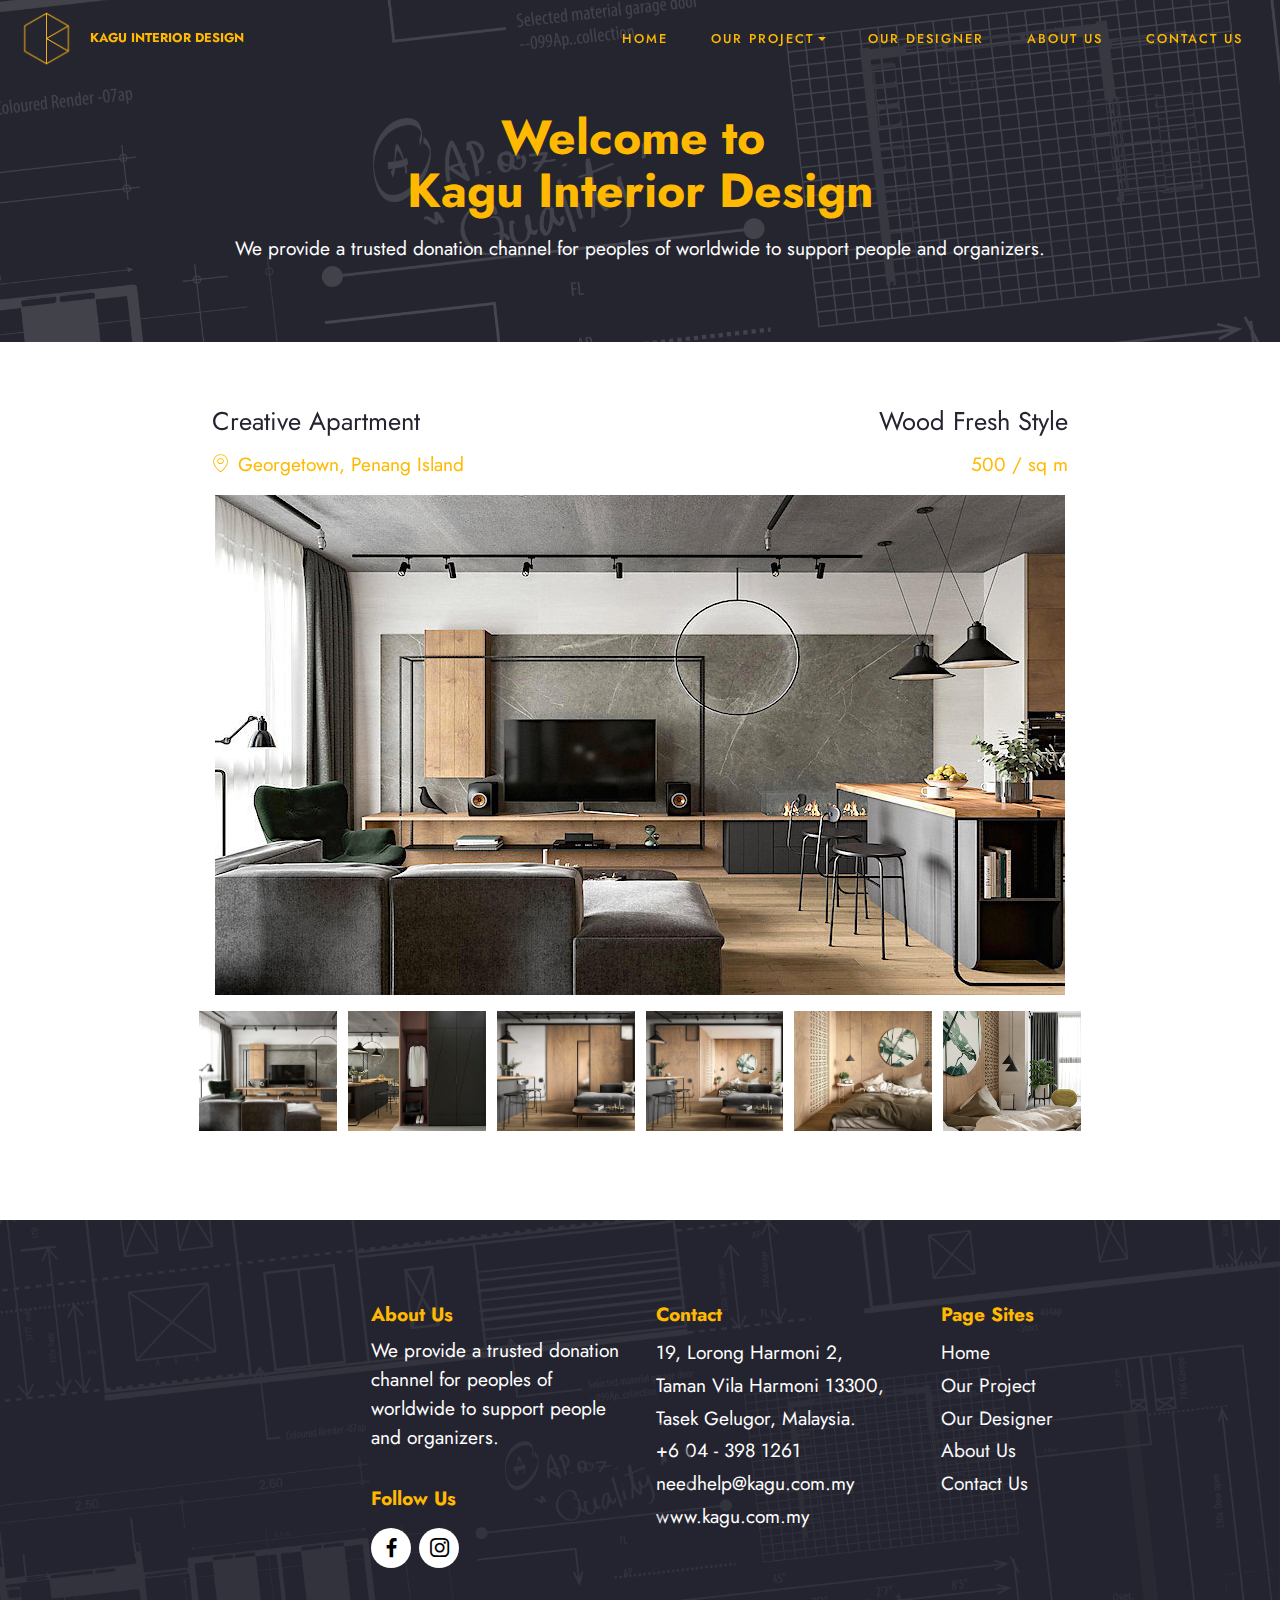
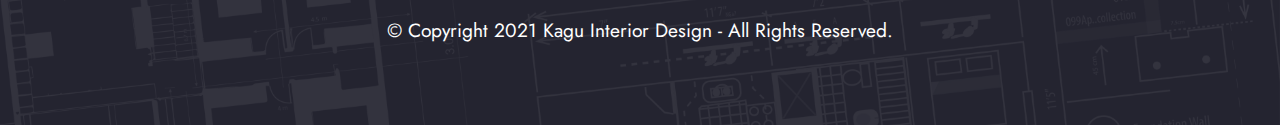
<file: wood-fresh-style.html>
<!DOCTYPE html>
<html  >
<head>
  
  <meta charset="UTF-8">
  <meta http-equiv="X-UA-Compatible" content="IE=edge">
  
  <meta name="viewport" content="width=device-width, initial-scale=1, minimum-scale=1">
  <link rel="shortcut icon" href="assets/images/logo-kaguinteriordesign-1.png" type="image/x-icon">
  <meta name="description" content="Welcome to Kagu Interior Design. We provide a trusted donation channel for peoples of worldwide to support people and organizers.">
  
  
  <title>Kagu Interior Design | Wood Fresh Style</title>
  <link rel="stylesheet" href="assets/web/assets/mobirise-icons/mobirise-icons.css">
  <link rel="stylesheet" href="assets/tether/tether.min.css">
  <link rel="stylesheet" href="assets/bootstrap/css/bootstrap.min.css">
  <link rel="stylesheet" href="assets/bootstrap/css/bootstrap-grid.min.css">
  <link rel="stylesheet" href="assets/bootstrap/css/bootstrap-reboot.min.css">
  <link rel="stylesheet" href="assets/dropdown/css/style.css">
  <link rel="stylesheet" href="assets/socicon/css/styles.css">
  <link rel="stylesheet" href="assets/theme/css/style.css">
  <link rel="preload" as="style" href="assets/mobirise/css/mbr-additional.css"><link rel="stylesheet" href="assets/mobirise/css/mbr-additional.css" type="text/css">
  
  <script src="assets/web/assets/lazyload/lazyload.js"></script>

  
  

</head>
<body>

<!-- Analytics -->
<!-- Global site tag (gtag.js) - Google Analytics -->
<script async src="https://www.googletagmanager.com/gtag/js?id=G-5SWH6PNPXN"></script>
<script>
  window.dataLayer = window.dataLayer || [];
  function gtag(){dataLayer.push(arguments);}
  gtag('js', new Date());

  gtag('config', 'G-5SWH6PNPXN');
</script>
<!-- /Analytics -->


  
  <section class="extMenu10 menu cid-sxyYWbkvNA" once="menu" id="extMenu10-5q">

	


	<nav class="navbar navbar-dropdown navbar-fixed-top navbar-expand-lg">
		<div class="navbar-brand">
			<span class="navbar-logo">
				<a href="index.html">
					<img src="assets/images/logo-kaguinteriordesign-1.png" alt="logo_kagu" style="height: 3.8rem;">
				</a>
			</span>
			<span class="navbar-caption-wrap"><a class="navbar-caption text-warning text-primary display-4" href="index.html">
					KAGU INTERIOR DESIGN</a></span>
		</div>
		<button class="navbar-toggler" type="button" data-toggle="collapse" data-target="#navbarSupportedContent" aria-controls="navbarNavAltMarkup" aria-expanded="false" aria-label="Toggle navigation">
			<div class="hamburger">
				<span></span>
				<span></span>
				<span></span>
				<span></span>
			</div>
		</button>
		<div class="collapse navbar-collapse" id="navbarSupportedContent">
			<ul class="navbar-nav nav-dropdown nav-right" data-app-modern-menu="true"><li class="nav-item">
					<a class="nav-link link text-warning text-primary display-4" href="index.html">HOME</a>
				</li>
				<li class="nav-item dropdown open">
					<a class="nav-link link text-warning dropdown-toggle display-4" href="#" data-toggle="dropdown-submenu" aria-expanded="true">OUR PROJECT</a>
					<div class="dropdown-menu"><a class="text-warning dropdown-item text-primary display-4" href="all-project.html">ALL PROJECT</a><a class="text-warning dropdown-item text-primary display-4" href="muji-style-project.html">MUJI STYLE</a><a class="text-warning dropdown-item text-primary display-4" href="grey-fresh-style.html">GREY FRESH STYLE</a><a class="text-warning dropdown-item text-primary display-4" href="industrial-style.html" aria-expanded="false">INDUSTRIAL STYLE</a><a class="text-warning dropdown-item text-primary display-4" href="wood-fresh-style.html" aria-expanded="false">WOOD FRESH STYLE</a><a class="text-warning dropdown-item text-primary display-4" href="classic-x-nordic-elegance.html" aria-expanded="false">CLASSIC X NORDIC ELEGANCE</a><a class="text-warning dropdown-item text-primary display-4" href="modern-style.html" aria-expanded="false">MODERN STYLE</a>
					</div>
				</li>
				<li class="nav-item">
					<a class="nav-link link text-warning text-primary display-4" href="our-designer.html">OUR DESIGNER</a>
				</li><li class="nav-item"><a class="nav-link link text-warning text-primary display-4" href="about-us.html">ABOUT US</a></li><li class="nav-item"><a class="nav-link link text-warning text-primary display-4" href="contact-us.html">CONTACT US</a></li></ul>
			
		</div>
	</nav>
</section>

<section class="header6 cid-sxieMiGeED" id="header6-4v">

    

    <div class="mbr-overlay" style="opacity: 0.8; background-color: rgb(37, 37, 49);"></div>

    <div class="align-center container">
        <div class="row justify-content-center">
            <div class="col-12 col-lg-10">
                <h1 class="mbr-section-title mbr-fonts-style mbr-white mb-3 display-1"><strong>Welcome to&nbsp;</strong><br><strong>Kagu Interior Design</strong></h1>
                
                <p class="mbr-text mbr-white mbr-fonts-style display-7">
                    We provide a trusted donation channel for peoples of worldwide to support people and organizers.
                </p>
                
            </div>
        </div>
    </div>
</section>

<section class="slider1 realtym4_slider1 testimonials-slider cid-sxieMP2Trw" data-interval="false" id="slider1-4w">

	

	

	<div class="main container">
		<div class="row justify-content-center">
			<div class="second-col col-md-10">
				<div class="carousel slide slides" role="listbox" data-pause="true" data-keyboard="false" data-ride="false" data-interval="false">
					<ol class="carousel-indicators">
						<li class="li1" data-slide-to="0"></li>
						<li class="li2" data-slide-to="1"></li>
						<li class="li3" data-slide-to="2"></li>
						<li class="li4" data-slide-to="3"></li>
						<li class="li5" data-slide-to="4"></li>
						<li class="li6" data-slide-to="5"></li>
					</ol>
					<div class="carousel-inner">
						
						
						
						
						
						
					<div class="carousel-item ">
							<div class="media-container-row">
								<div class="col-md-12">
									<div class="row justify-content-center">
										<div class="col-md-6">
											<div class="text-box align-left">
												<h4 class="card-title1 mbr-fonts-style mbr-normal display-5">Creative Apartment</h4>
												<div class="ico-box">
													<span class="pr-2 mbr-iconfont mbr-iconfont-social ico2 mbri-pin"></span>
													<p class="mbr-text mbr-fonts-style item mbr-normal display-7">Georgetown, Penang Island</p>
												</div>
											</div>
										</div>
										<div class="col-md-6">
											<div class="text-box align-right">
												<h4 class="card-title2 mbr-fonts-style mbr-normal display-5">Wood Fresh Style</h4>
												<p class="mbr-text mbr-fonts-style sq mbr-normal display-7">500 / sq m</p>
											</div>
										</div>
									</div>
									<div class="wrap-img ">
										<img src="assets/images/181224-zeworkroom-1.jpg" class="img-responsive clients-img" alt="wood_house_01" title="">
									</div>
								</div>
							</div>
						</div><div class="carousel-item ">
							<div class="media-container-row">
								<div class="col-md-12">
									<div class="row justify-content-center">
										<div class="col-md-6">
											<div class="text-box align-left">
												<h4 class="card-title1 mbr-fonts-style mbr-normal display-5">Hi-Tech Apartment&nbsp;</h4>
												<div class="ico-box">
													<span class="pr-2 mbr-iconfont mbr-iconfont-social ico2 mbri-pin"></span>
													<p class="mbr-text mbr-fonts-style item mbr-normal display-7">Las Vegas,
														32 Street</p>
												</div>
											</div>
										</div>
										<div class="col-md-6">
											<div class="text-box align-right">
												<h4 class="card-title2 mbr-fonts-style mbr-normal display-5">
													$540.000</h4>
												<p class="mbr-text mbr-fonts-style sq mbr-normal display-7">$835 / sq m</p>
											</div>
										</div>
									</div>
									<div class="wrap-img ">
										<img src="assets/images/181224-zeworkroom-3.jpg" class="img-responsive clients-img" alt="wood_house_02" title="">
									</div>
								</div>
							</div>
						</div><div class="carousel-item ">
							<div class="media-container-row">
								<div class="col-md-12">
									<div class="row justify-content-center">
										<div class="col-md-6">
											<div class="text-box align-left">
												<h4 class="card-title1 mbr-fonts-style mbr-normal display-5">Creative Apartment</h4>
												<div class="ico-box">
													<span class="pr-2 mbr-iconfont mbr-iconfont-social ico2 mbri-pin"></span>
													<p class="mbr-text mbr-fonts-style item mbr-normal display-7">London,
														Summer Avenue</p>
												</div>
											</div>
										</div>
										<div class="col-md-6">
											<div class="text-box align-right">
												<h4 class="card-title2 mbr-fonts-style mbr-normal display-5">
													$920.000</h4>
												<p class="mbr-text mbr-fonts-style sq mbr-normal display-7">$954 / sq m</p>
											</div>
										</div>
									</div>
									<div class="wrap-img ">
										<img src="assets/images/181224-zeworkroom-4.jpg" class="img-responsive clients-img" alt="wood_house_04" title="">
									</div>
								</div>
							</div>
						</div><div class="carousel-item ">
							<div class="media-container-row">
								<div class="col-md-12">
									<div class="row justify-content-center">
										<div class="col-md-6">
											<div class="text-box align-left">
												<h4 class="card-title1 mbr-fonts-style mbr-normal display-5">Summer Apartment</h4>
												<div class="ico-box">
													<span class="pr-2 mbr-iconfont mbr-iconfont-social ico2 mbri-pin"></span>
													<p class="mbr-text mbr-fonts-style item mbr-normal display-7">New York,
														&nbsp;Willis Avenue</p>
												</div>
											</div>
										</div>
										<div class="col-md-6">
											<div class="text-box align-right">
												<h4 class="card-title2 mbr-fonts-style mbr-normal display-5">
													$420.000</h4>
												<p class="mbr-text mbr-fonts-style sq mbr-normal display-7">$777 / sq m</p>
											</div>
										</div>
									</div>
									<div class="wrap-img ">
										<img src="assets/images/181224-zeworkroom-5.jpg" class="img-responsive clients-img" alt="wood_house_04" title="">
									</div>
								</div>
							</div>
						</div><div class="carousel-item ">
							<div class="media-container-row">
								<div class="col-md-12">
									<div class="row justify-content-center">
										<div class="col-md-6">
											<div class="text-box align-left">
												<h4 class="card-title1 mbr-fonts-style mbr-normal display-5">Hi-Tech Apartment&nbsp;</h4>
												<div class="ico-box">
													<span class="pr-2 mbr-iconfont mbr-iconfont-social ico2 mbri-pin"></span>
													<p class="mbr-text mbr-fonts-style item mbr-normal display-7">Las Vegas,
														32 Street</p>
												</div>
											</div>
										</div>
										<div class="col-md-6">
											<div class="text-box align-right">
												<h4 class="card-title2 mbr-fonts-style mbr-normal display-5">
													$540.000</h4>
												<p class="mbr-text mbr-fonts-style sq mbr-normal display-7">$835 / sq m</p>
											</div>
										</div>
									</div>
									<div class="wrap-img ">
										<img src="assets/images/181224-zeworkroom.jpg" class="img-responsive clients-img" alt="wood_house_05" title="">
									</div>
								</div>
							</div>
						</div><div class="carousel-item ">
							<div class="media-container-row">
								<div class="col-md-12">
									<div class="row justify-content-center">
										<div class="col-md-6">
											<div class="text-box align-left">
												<h4 class="card-title1 mbr-fonts-style mbr-normal display-5">Creative Apartment</h4>
												<div class="ico-box">
													<span class="pr-2 mbr-iconfont mbr-iconfont-social ico2 mbri-pin"></span>
													<p class="mbr-text mbr-fonts-style item mbr-normal display-7">Bayan Baru,
														Penang Island</p>
												</div>
											</div>
										</div>
										<div class="col-md-6">
											<div class="text-box align-right">
												<h4 class="card-title2 mbr-fonts-style mbr-normal display-5">
													$920.000</h4>
												<p class="mbr-text mbr-fonts-style sq mbr-normal display-7">$954 / sq m</p>
											</div>
										</div>
									</div>
									<div class="wrap-img ">
										<img src="assets/images/181224-zeworkroom-6.jpg" class="img-responsive clients-img" alt="wood_house_06" title="">
									</div>
								</div>
							</div>
						</div></div>
				</div>
			</div>
		</div>
	</div>
</section>

<section class="footer4 cid-sxckWLNi1I" once="footers" id="footer4-4o">

    
    <div class="mbr-overlay" style="opacity: 0.9; background-color: rgb(37, 37, 49);"></div>
    <div class="container">
        <div class="row mbr-white">
            <div class="col-6 col-lg-3">
                <div class="media-wrap col-md-8 col-12">
                    <a href="index.html">
                        <img src="assets/images/logo-kaguinteriordesign-3.png" alt="logo_kaguinteriordesign_02">
                    </a>
                </div>
            </div>
            <div class="col-12 col-md-6 col-lg-3">
                <h5 class="mbr-section-subtitle mbr-fonts-style mb-2 display-7">
                    <strong>About Us</strong></h5>
                <p class="mbr-text mbr-fonts-style mb-4 display-7">
                    We provide a trusted donation channel for peoples of worldwide to support people and organizers.</p>
                <h5 class="mbr-section-subtitle mbr-fonts-style mb-3 display-7">
                    <strong>Follow Us</strong>
                </h5>
                <div class="social-row display-7">
                    <div class="soc-item">
                        <a href="#" target="_blank">
                            <span class="mbr-iconfont socicon-facebook socicon"></span>
                        </a>
                    </div>
                    <div class="soc-item">
                        <a href="#" target="_blank">
                            <span class="mbr-iconfont socicon-instagram socicon"></span>
                        </a>
                    </div>
                    
                    
                </div>
            </div>
            <div class="col-12 col-md-6 col-lg-3">
                <h5 class="mbr-section-subtitle mbr-fonts-style mb-2 display-7">
                    <strong>Contact</strong></h5>
                <ul class="list mbr-fonts-style display-7">
                    <li class="mbr-text item-wrap">19, Lorong Harmoni 2,</li><li class="mbr-text item-wrap">Taman Vila Harmoni 13300,</li><li class="mbr-text item-wrap">Tasek Gelugor, Malaysia.</li><li class="mbr-text item-wrap">+6 04 - 398 1261</li><li class="mbr-text item-wrap">needhelp@kagu.com.my</li>
                    <li class="mbr-text item-wrap">www.kagu.com.my</li>
                </ul>
            </div>
            <div class="col-12 col-md-6 col-lg-3">
                <h5 class="mbr-section-subtitle mbr-fonts-style mb-2 display-7">
                    <strong>Page Sites</strong></h5>
                <ul class="list mbr-fonts-style display-7">
                    <li class="mbr-text item-wrap"><a href="index.html" class="text-white text-primary">Home</a></li>
                    <li class="mbr-text item-wrap"><a href="all-project.html" class="text-white text-primary">Our Project</a></li><li class="mbr-text item-wrap"><a href="our-designer.html" class="text-white text-primary">Our Designer</a></li>
                    <li class="mbr-text item-wrap"><a href="about-us.html" class="text-white text-primary">About Us</a></li>
                    <li class="mbr-text item-wrap"><a href="contact-us.html" class="text-white text-primary">Contact Us</a></li>
                </ul>
            </div>
            <div class="col-12 mt-4">
                <p class="mbr-text mb-0 mbr-fonts-style copyright align-center display-7">
                    © Copyright 2021 Kagu Interior Design - All Rights Reserved.</p>
            </div>
        </div>
    </div>
</section>


<script src="assets/web/assets/jquery/jquery.min.js"></script>
  <script src="assets/popper/popper.min.js"></script>
  <script src="assets/tether/tether.min.js"></script>
  <script src="assets/bootstrap/js/bootstrap.min.js"></script>
  <script src="assets/smoothscroll/smooth-scroll.js"></script>
  <script src="assets/bootstrapcarouselswipe/bootstrap-carousel-swipe.js"></script>
  <script src="assets/mbr-testimonials-slider/mbr-testimonials-slider.js"></script>
  <script src="assets/dropdown/js/nav-dropdown.js"></script>
  <script src="assets/dropdown/js/navbar-dropdown.js"></script>
  <script src="assets/touchswipe/jquery.touch-swipe.min.js"></script>
  <script src="assets/theme/js/script.js"></script>
  
  
  
 <div id="scrollToTop" class="scrollToTop mbr-arrow-up"><a style="text-align: center;"><i class="mbr-arrow-up-icon mbr-arrow-up-icon-cm cm-icon cm-icon-smallarrow-up"></i></a></div>
  
</body>
</html>
</file>
<file: assets/web/assets/mobirise-icons2/mobirise2.css>
@font-face {
  font-family: 'Moririse2';
  font-display: swap;
  src:  url('mobirise2.eot?f2bix4');
  src:  url('mobirise2.eot?f2bix4#iefix') format('embedded-opentype'),
    url('mobirise2.ttf?f2bix4') format('truetype'),
    url('mobirise2.woff?f2bix4') format('woff'),
    url('mobirise2.svg?f2bix4#mobirise2') format('svg');
  font-weight: normal;
  font-style: normal;
}

[class^="mobi-"], [class*=" mobi-"] {
  /* use !important to prevent issues with browser extensions that change fonts */
  font-family: 'Moririse2' !important;
  speak: none;
  font-style: normal;
  font-weight: normal;
  font-variant: normal;
  text-transform: none;
  line-height: 1;

  /* Better Font Rendering =========== */
  -webkit-font-smoothing: antialiased;
  -moz-osx-font-smoothing: grayscale;
}

.mobi-mbri-add-submenu:before {
  content: "\e900";
}
.mobi-mbri-alert:before {
  content: "\e901";
}
.mobi-mbri-align-center:before {
  content: "\e902";
}
.mobi-mbri-align-justify:before {
  content: "\e903";
}
.mobi-mbri-align-left:before {
  content: "\e904";
}
.mobi-mbri-align-right:before {
  content: "\e905";
}
.mobi-mbri-android:before {
  content: "\e906";
}
.mobi-mbri-apple:before {
  content: "\e907";
}
.mobi-mbri-arrow-down:before {
  content: "\e908";
}
.mobi-mbri-arrow-next:before {
  content: "\e909";
}
.mobi-mbri-arrow-prev:before {
  content: "\e90a";
}
.mobi-mbri-arrow-up:before {
  content: "\e90b";
}
.mobi-mbri-bold:before {
  content: "\e90c";
}
.mobi-mbri-bookmark:before {
  content: "\e90d";
}
.mobi-mbri-bootstrap:before {
  content: "\e90e";
}
.mobi-mbri-briefcase:before {
  content: "\e90f";
}
.mobi-mbri-browse:before {
  content: "\e910";
}
.mobi-mbri-bulleted-list:before {
  content: "\e911";
}
.mobi-mbri-calendar:before {
  content: "\e912";
}
.mobi-mbri-camera:before {
  content: "\e913";
}
.mobi-mbri-cart-add:before {
  content: "\e914";
}
.mobi-mbri-cart-full:before {
  content: "\e915";
}
.mobi-mbri-cash:before {
  content: "\e916";
}
.mobi-mbri-change-style:before {
  content: "\e917";
}
.mobi-mbri-chat:before {
  content: "\e918";
}
.mobi-mbri-clock:before {
  content: "\e919";
}
.mobi-mbri-close:before {
  content: "\e91a";
}
.mobi-mbri-cloud:before {
  content: "\e91b";
}
.mobi-mbri-code:before {
  content: "\e91c";
}
.mobi-mbri-contact-form:before {
  content: "\e91d";
}
.mobi-mbri-credit-card:before {
  content: "\e91e";
}
.mobi-mbri-cursor-click:before {
  content: "\e91f";
}
.mobi-mbri-cust-feedback:before {
  content: "\e920";
}
.mobi-mbri-database:before {
  content: "\e921";
}
.mobi-mbri-delivery:before {
  content: "\e922";
}
.mobi-mbri-desktop:before {
  content: "\e923";
}
.mobi-mbri-devices:before {
  content: "\e924";
}
.mobi-mbri-down:before {
  content: "\e925";
}
.mobi-mbri-download-2:before {
  content: "\e926";
}
.mobi-mbri-download:before {
  content: "\e927";
}
.mobi-mbri-drag-n-drop-2:before {
  content: "\e928";
}
.mobi-mbri-drag-n-drop:before {
  content: "\e929";
}
.mobi-mbri-edit-2:before {
  content: "\e92a";
}
.mobi-mbri-edit:before {
  content: "\e92b";
}
.mobi-mbri-error:before {
  content: "\e92c";
}
.mobi-mbri-extension:before {
  content: "\e92d";
}
.mobi-mbri-features:before {
  content: "\e92e";
}
.mobi-mbri-file:before {
  content: "\e92f";
}
.mobi-mbri-flag:before {
  content: "\e930";
}
.mobi-mbri-folder:before {
  content: "\e931";
}
.mobi-mbri-gift:before {
  content: "\e932";
}
.mobi-mbri-github:before {
  content: "\e933";
}
.mobi-mbri-globe-2:before {
  content: "\e934";
}
.mobi-mbri-globe:before {
  content: "\e935";
}
.mobi-mbri-growing-chart:before {
  content: "\e936";
}
.mobi-mbri-hearth:before {
  content: "\e937";
}
.mobi-mbri-help:before {
  content: "\e938";
}
.mobi-mbri-home:before {
  content: "\e939";
}
.mobi-mbri-hot-cup:before {
  content: "\e93a";
}
.mobi-mbri-idea:before {
  content: "\e93b";
}
.mobi-mbri-image-gallery:before {
  content: "\e93c";
}
.mobi-mbri-image-slider:before {
  content: "\e93d";
}
.mobi-mbri-info:before {
  content: "\e93e";
}
.mobi-mbri-italic:before {
  content: "\e93f";
}
.mobi-mbri-key:before {
  content: "\e940";
}
.mobi-mbri-laptop:before {
  content: "\e941";
}
.mobi-mbri-layers:before {
  content: "\e942";
}
.mobi-mbri-left-right:before {
  content: "\e943";
}
.mobi-mbri-left:before {
  content: "\e944";
}
.mobi-mbri-letter:before {
  content: "\e945";
}
.mobi-mbri-like:before {
  content: "\e946";
}
.mobi-mbri-link:before {
  content: "\e947";
}
.mobi-mbri-lock:before {
  content: "\e948";
}
.mobi-mbri-login:before {
  content: "\e949";
}
.mobi-mbri-logout:before {
  content: "\e94a";
}
.mobi-mbri-magic-stick:before {
  content: "\e94b";
}
.mobi-mbri-map-pin:before {
  content: "\e94c";
}
.mobi-mbri-menu:before {
  content: "\e94d";
}
.mobi-mbri-mobile-2:before {
  content: "\e94e";
}
.mobi-mbri-mobile-horizontal:before {
  content: "\e94f";
}
.mobi-mbri-mobile:before {
  content: "\e950";
}
.mobi-mbri-mobirise:before {
  content: "\e951";
}
.mobi-mbri-more-horizontal:before {
  content: "\e952";
}
.mobi-mbri-more-vertical:before {
  content: "\e953";
}
.mobi-mbri-music:before {
  content: "\e954";
}
.mobi-mbri-new-file:before {
  content: "\e955";
}
.mobi-mbri-numbered-list:before {
  content: "\e956";
}
.mobi-mbri-opened-folder:before {
  content: "\e957";
}
.mobi-mbri-pages:before {
  content: "\e958";
}
.mobi-mbri-paper-plane:before {
  content: "\e959";
}
.mobi-mbri-paperclip:before {
  content: "\e95a";
}
.mobi-mbri-phone:before {
  content: "\e95b";
}
.mobi-mbri-photo:before {
  content: "\e95c";
}
.mobi-mbri-photos:before {
  content: "\e95d";
}
.mobi-mbri-pin:before {
  content: "\e95e";
}
.mobi-mbri-play:before {
  content: "\e95f";
}
.mobi-mbri-plus:before {
  content: "\e960";
}
.mobi-mbri-preview:before {
  content: "\e961";
}
.mobi-mbri-print:before {
  content: "\e962";
}
.mobi-mbri-protect:before {
  content: "\e963";
}
.mobi-mbri-question:before {
  content: "\e964";
}
.mobi-mbri-quote-left:before {
  content: "\e965";
}
.mobi-mbri-quote-right:before {
  content: "\e966";
}
.mobi-mbri-redo:before {
  content: "\e967";
}
.mobi-mbri-refresh:before {
  content: "\e968";
}
.mobi-mbri-responsive-2:before {
  content: "\e969";
}
.mobi-mbri-responsive:before {
  content: "\e96a";
}
.mobi-mbri-right:before {
  content: "\e96b";
}
.mobi-mbri-rocket:before {
  content: "\e96c";
}
.mobi-mbri-sad-face:before {
  content: "\e96d";
}
.mobi-mbri-sale:before {
  content: "\e96e";
}
.mobi-mbri-save:before {
  content: "\e96f";
}
.mobi-mbri-search:before {
  content: "\e970";
}
.mobi-mbri-setting-2:before {
  content: "\e971";
}
.mobi-mbri-setting-3:before {
  content: "\e972";
}
.mobi-mbri-setting:before {
  content: "\e973";
}
.mobi-mbri-share:before {
  content: "\e974";
}
.mobi-mbri-shopping-bag:before {
  content: "\e975";
}
.mobi-mbri-shopping-basket:before {
  content: "\e976";
}
.mobi-mbri-shopping-cart:before {
  content: "\e977";
}
.mobi-mbri-sites:before {
  content: "\e978";
}
.mobi-mbri-smile-face:before {
  content: "\e979";
}
.mobi-mbri-speed:before {
  content: "\e97a";
}
.mobi-mbri-star:before {
  content: "\e97b";
}
.mobi-mbri-success:before {
  content: "\e97c";
}
.mobi-mbri-sun:before {
  content: "\e97d";
}
.mobi-mbri-sun2:before {
  content: "\e97e";
}
.mobi-mbri-tablet-vertical:before {
  content: "\e97f";
}
.mobi-mbri-tablet:before {
  content: "\e980";
}
.mobi-mbri-target:before {
  content: "\e981";
}
.mobi-mbri-timer:before {
  content: "\e982";
}
.mobi-mbri-to-ftp:before {
  content: "\e983";
}
.mobi-mbri-to-local-drive:before {
  content: "\e984";
}
.mobi-mbri-touch-swipe:before {
  content: "\e985";
}
.mobi-mbri-touch:before {
  content: "\e986";
}
.mobi-mbri-trash:before {
  content: "\e987";
}
.mobi-mbri-underline:before {
  content: "\e988";
}
.mobi-mbri-undo:before {
  content: "\e989";
}
.mobi-mbri-unlink:before {
  content: "\e98a";
}
.mobi-mbri-unlock:before {
  content: "\e98b";
}
.mobi-mbri-up-down:before {
  content: "\e98c";
}
.mobi-mbri-up:before {
  content: "\e98d";
}
.mobi-mbri-update:before {
  content: "\e98e";
}
.mobi-mbri-upload-2:before {
  content: "\e98f";
}
.mobi-mbri-upload:before {
  content: "\e990";
}
.mobi-mbri-user-2:before {
  content: "\e991";
}
.mobi-mbri-user:before {
  content: "\e992";
}
.mobi-mbri-users:before {
  content: "\e993";
}
.mobi-mbri-video-play:before {
  content: "\e994";
}
.mobi-mbri-video:before {
  content: "\e995";
}
.mobi-mbri-watch:before {
  content: "\e996";
}
.mobi-mbri-website-theme-2:before {
  content: "\e997";
}
.mobi-mbri-website-theme:before {
  content: "\e998";
}
.mobi-mbri-wifi:before {
  content: "\e999";
}
.mobi-mbri-windows:before {
  content: "\e99a";
}
.mobi-mbri-zoom-in:before {
  content: "\e99b";
}
.mobi-mbri-zoom-out:before {
  content: "\e99c";
}
</file>
<file: assets/icon54-v2/style.css>
@font-face {
    font-family: 'icon54-v2';
    src: url('fonts/icon54-v2.eot?3tvhdh');
    src: url('fonts/icon54-v2.eot?3tvhdh#iefix') format('embedded-opentype'),
        url('fonts/icon54-v2.ttf?3tvhdh') format('truetype'),
        url('fonts/icon54-v2.woff?3tvhdh') format('woff'),
        url('fonts/icon54-v2.svg?3tvhdh#icon54-v2') format('svg');
    font-weight: normal;
    font-style: normal;
}

[class^='icon54-v2-'],
[class*=' icon54-v2-'] {
    /* use !important to prevent issues with browser extensions that change fonts */
    font-family: 'icon54-v2' !important;
    speak: none;
    font-style: normal;
    font-weight: normal;
    font-variant: normal;
    text-transform: none;
    line-height: 1;

    /* Better Font Rendering =========== */
    -webkit-font-smoothing: antialiased;
    -moz-osx-font-smoothing: grayscale;
}

.icon54-v2-israel::before {
    content: '\e900';
}
.icon54-v2-year-aniversary-23::before {
    content: '\e901';
}
.icon54-v2-year-aniversary3::before {
    content: '\e902';
}
.icon54-v2-st-place::before {
    content: '\e903';
}
.icon54-v2-nd-place::before {
    content: '\e904';
}
.icon54-v2-rd-place::before {
    content: '\e905';
}
.icon54-v2-stars::before {
    content: '\e906';
}
.icon54-v2-year-aniversary-2::before {
    content: '\e907';
}
.icon54-v2-year-aniversary::before {
    content: '\e908';
}
.icon54-v2-year-aniversary-22::before {
    content: '\e909';
}
.icon54-v2-year-aniversary2::before {
    content: '\e90a';
}
.icon54-v2-accessibility::before {
    content: '\e90b';
}
.icon54-v2-acorn::before {
    content: '\e90c';
}
.icon54-v2-add-app::before {
    content: '\e90d';
}
.icon54-v2-add-award-badge::before {
    content: '\e90e';
}
.icon54-v2-add-heart::before {
    content: '\e90f';
}
.icon54-v2-add-rating::before {
    content: '\e910';
}
.icon54-v2-addon::before {
    content: '\e911';
}
.icon54-v2-air-balloon::before {
    content: '\e912';
}
.icon54-v2-air-condition::before {
    content: '\e913';
}
.icon54-v2-airplane::before {
    content: '\e914';
}
.icon54-v2-airport::before {
    content: '\e915';
}
.icon54-v2-allert-app::before {
    content: '\e916';
}
.icon54-v2-allow-copying::before {
    content: '\e917';
}
.icon54-v2-allow-redistribution::before {
    content: '\e918';
}
.icon54-v2-almond::before {
    content: '\e919';
}
.icon54-v2-analitics::before {
    content: '\e91a';
}
.icon54-v2-ananas::before {
    content: '\e91b';
}
.icon54-v2-anchor::before {
    content: '\e91c';
}
.icon54-v2-angle-ruler::before {
    content: '\e91d';
}
.icon54-v2-app-1::before {
    content: '\e91e';
}
.icon54-v2-app-2::before {
    content: '\e91f';
}
.icon54-v2-app-error::before {
    content: '\e920';
}
.icon54-v2-app-settings::before {
    content: '\e921';
}
.icon54-v2-app-tile-task::before {
    content: '\e922';
}
.icon54-v2-app-window::before {
    content: '\e923';
}
.icon54-v2-apple::before {
    content: '\e924';
}
.icon54-v2-application-user::before {
    content: '\e925';
}
.icon54-v2-application::before {
    content: '\e926';
}
.icon54-v2-arc-de-triomphe::before {
    content: '\e927';
}
.icon54-v2-architecture::before {
    content: '\e928';
}
.icon54-v2-arrived::before {
    content: '\e929';
}
.icon54-v2-arriving::before {
    content: '\e92a';
}
.icon54-v2-artichoke::before {
    content: '\e92b';
}
.icon54-v2-asparagus::before {
    content: '\e92c';
}
.icon54-v2-attach-app::before {
    content: '\e92d';
}
.icon54-v2-attention::before {
    content: '\e92e';
}
.icon54-v2-avocado::before {
    content: '\e92f';
}
.icon54-v2-award-1::before {
    content: '\e930';
}
.icon54-v2-award-2::before {
    content: '\e931';
}
.icon54-v2-award-badge-shopping::before {
    content: '\e932';
}
.icon54-v2-award-stamp-2::before {
    content: '\e933';
}
.icon54-v2-award-stamp::before {
    content: '\e934';
}
.icon54-v2-axe::before {
    content: '\e935';
}
.icon54-v2-badge-star::before {
    content: '\e936';
}
.icon54-v2-bag-conveyer::before {
    content: '\e937';
}
.icon54-v2-bag-weight::before {
    content: '\e938';
}
.icon54-v2-bag::before {
    content: '\e939';
}
.icon54-v2-bakelite::before {
    content: '\e93a';
}
.icon54-v2-ball::before {
    content: '\e93b';
}
.icon54-v2-banana::before {
    content: '\e93c';
}
.icon54-v2-bank-1::before {
    content: '\e93d';
}
.icon54-v2-bank-2::before {
    content: '\e93e';
}
.icon54-v2-barber-shop::before {
    content: '\e93f';
}
.icon54-v2-barber\'s-razor::before {
 content: '\e940';

}
.icon54-v2-barcode-app::before {
    content: '\e941';
}
.icon54-v2-barn::before {
    content: '\e942';
}
.icon54-v2-barrow::before {
    content: '\e943';
}
.icon54-v2-basketball-cup::before {
    content: '\e944';
}
.icon54-v2-beard-1::before {
    content: '\e945';
}
.icon54-v2-beard-2::before {
    content: '\e946';
}
.icon54-v2-beard-3::before {
    content: '\e947';
}
.icon54-v2-beard-4::before {
    content: '\e948';
}
.icon54-v2-berlin-tv-tower::before {
    content: '\e949';
}
.icon54-v2-bicycle-1::before {
    content: '\e94a';
}
.icon54-v2-bicycle-2::before {
    content: '\e94b';
}
.icon54-v2-big-ben::before {
    content: '\e94c';
}
.icon54-v2-binar-code-2::before {
    content: '\e94d';
}
.icon54-v2-binar-code::before {
    content: '\e94e';
}
.icon54-v2-bishop-1::before {
    content: '\e94f';
}
.icon54-v2-bishop-2::before {
    content: '\e950';
}
.icon54-v2-bitcoin-app::before {
    content: '\e951';
}
.icon54-v2-blueberries::before {
    content: '\e952';
}
.icon54-v2-bologna::before {
    content: '\e953';
}
.icon54-v2-booklet-female-1::before {
    content: '\e954';
}
.icon54-v2-booklet-female-2::before {
    content: '\e955';
}
.icon54-v2-booklet-male-1::before {
    content: '\e956';
}
.icon54-v2-booklet-male-2::before {
    content: '\e957';
}
.icon54-v2-bookmark-app::before {
    content: '\e958';
}
.icon54-v2-bow-1::before {
    content: '\e959';
}
.icon54-v2-bow-2::before {
    content: '\e95a';
}
.icon54-v2-brick::before {
    content: '\e95b';
}
.icon54-v2-bridge-1::before {
    content: '\e95c';
}
.icon54-v2-bridge-2::before {
    content: '\e95d';
}
.icon54-v2-broccoli::before {
    content: '\e95e';
}
.icon54-v2-bucket::before {
    content: '\e95f';
}
.icon54-v2-bug-fix::before {
    content: '\e960';
}
.icon54-v2-bug::before {
    content: '\e961';
}
.icon54-v2-bulldozer::before {
    content: '\e962';
}
.icon54-v2-burj-khalifa-dubai::before {
    content: '\e963';
}
.icon54-v2-bus-station::before {
    content: '\e964';
}
.icon54-v2-c-plus-plus-1::before {
    content: '\e965';
}
.icon54-v2-c-plus-plus-2::before {
    content: '\e966';
}
.icon54-v2-cabbage::before {
    content: '\e967';
}
.icon54-v2-calippers::before {
    content: '\e968';
}
.icon54-v2-camera::before {
    content: '\e969';
}
.icon54-v2-caravan::before {
    content: '\e96a';
}
.icon54-v2-carrot::before {
    content: '\e96b';
}
.icon54-v2-cashew::before {
    content: '\e96c';
}
.icon54-v2-castle::before {
    content: '\e96d';
}
.icon54-v2-castte::before {
    content: '\e96e';
}
.icon54-v2-cement-trovel::before {
    content: '\e96f';
}
.icon54-v2-cemetery::before {
    content: '\e970';
}
.icon54-v2-central-television-beijing::before {
    content: '\e971';
}
.icon54-v2-chain-sawe::before {
    content: '\e972';
}
.icon54-v2-chat-app::before {
    content: '\e973';
}
.icon54-v2-cherry-tomato::before {
    content: '\e974';
}
.icon54-v2-cherry::before {
    content: '\e975';
}
.icon54-v2-chess-board::before {
    content: '\e976';
}
.icon54-v2-chess-clock::before {
    content: '\e977';
}
.icon54-v2-chili::before {
    content: '\e978';
}
.icon54-v2-chinese-lettuce::before {
    content: '\e979';
}
.icon54-v2-church-1::before {
    content: '\e97a';
}
.icon54-v2-church-2::before {
    content: '\e97b';
}
.icon54-v2-circle-star::before {
    content: '\e97c';
}
.icon54-v2-clean-code::before {
    content: '\e97d';
}
.icon54-v2-clear-rating::before {
    content: '\e97e';
}
.icon54-v2-clipboard::before {
    content: '\e97f';
}
.icon54-v2-cloud-app::before {
    content: '\e980';
}
.icon54-v2-clove::before {
    content: '\e981';
}
.icon54-v2-cocktail::before {
    content: '\e982';
}
.icon54-v2-cocoa-pod::before {
    content: '\e983';
}
.icon54-v2-coconut::before {
    content: '\e984';
}
.icon54-v2-code-1::before {
    content: '\e985';
}
.icon54-v2-code-2::before {
    content: '\e986';
}
.icon54-v2-code-doc::before {
    content: '\e987';
}
.icon54-v2-colosseum::before {
    content: '\e988';
}
.icon54-v2-comb-1::before {
    content: '\e989';
}
.icon54-v2-comb-2::before {
    content: '\e98a';
}
.icon54-v2-compass::before {
    content: '\e98b';
}
.icon54-v2-computer-app::before {
    content: '\e98c';
}
.icon54-v2-computer-user::before {
    content: '\e98d';
}
.icon54-v2-connecting-users::before {
    content: '\e98e';
}
.icon54-v2-content-view::before {
    content: '\e98f';
}
.icon54-v2-cop-badge::before {
    content: '\e990';
}
.icon54-v2-copyright-app::before {
    content: '\e991';
}
.icon54-v2-copyright-doc::before {
    content: '\e992';
}
.icon54-v2-copyright::before {
    content: '\e993';
}
.icon54-v2-crain-hook::before {
    content: '\e994';
}
.icon54-v2-crain::before {
    content: '\e995';
}
.icon54-v2-creative-commun-doc::before {
    content: '\e996';
}
.icon54-v2-creative-commun::before {
    content: '\e997';
}
.icon54-v2-css-2::before {
    content: '\e998';
}
.icon54-v2-css-3::before {
    content: '\e999';
}
.icon54-v2-css1::before {
    content: '\e99a';
}
.icon54-v2-cup-2::before {
    content: '\e99b';
}
.icon54-v2-cup-3::before {
    content: '\e99c';
}
.icon54-v2-cut::before {
    content: '\e99d';
}
.icon54-v2-cutlery::before {
    content: '\e99e';
}
.icon54-v2-cutter::before {
    content: '\e99f';
}
.icon54-v2-database::before {
    content: '\e9a0';
}
.icon54-v2-deer::before {
    content: '\e9a1';
}
.icon54-v2-departed::before {
    content: '\e9a2';
}
.icon54-v2-departing::before {
    content: '\e9a3';
}
.icon54-v2-detail-view::before {
    content: '\e9a4';
}
.icon54-v2-detailes-pane::before {
    content: '\e9a5';
}
.icon54-v2-diploma::before {
    content: '\e9a6';
}
.icon54-v2-disabled-man::before {
    content: '\e9a7';
}
.icon54-v2-disc-cutter::before {
    content: '\e9a8';
}
.icon54-v2-discount-sticker::before {
    content: '\e9a9';
}
.icon54-v2-dislike::before {
    content: '\e9aa';
}
.icon54-v2-dismiss-app::before {
    content: '\e9ab';
}
.icon54-v2-dismiss-award-badge::before {
    content: '\e9ac';
}
.icon54-v2-dismiss-heart::before {
    content: '\e9ad';
}
.icon54-v2-dismiss-rating::before {
    content: '\e9ae';
}
.icon54-v2-diving-goggles::before {
    content: '\e9af';
}
.icon54-v2-dog-tag::before {
    content: '\e9b0';
}
.icon54-v2-dollar-app::before {
    content: '\e9b1';
}
.icon54-v2-done-app::before {
    content: '\e9b2';
}
.icon54-v2-done-award-badge::before {
    content: '\e9b3';
}
.icon54-v2-done-heart::before {
    content: '\e9b4';
}
.icon54-v2-done-rating::before {
    content: '\e9b5';
}
.icon54-v2-door::before {
    content: '\e9b6';
}
.icon54-v2-download-app::before {
    content: '\e9b7';
}
.icon54-v2-download::before {
    content: '\e9b8';
}
.icon54-v2-drag-and-drop::before {
    content: '\e9b9';
}
.icon54-v2-drilling-machine-2::before {
    content: '\e9ba';
}
.icon54-v2-drilling-machine::before {
    content: '\e9bb';
}
.icon54-v2-drive-app::before {
    content: '\e9bc';
}
.icon54-v2-driver-licence-female::before {
    content: '\e9bd';
}
.icon54-v2-driver-license-male::before {
    content: '\e9be';
}
.icon54-v2-dropbox-app::before {
    content: '\e9bf';
}
.icon54-v2-dubai::before {
    content: '\e9c0';
}
.icon54-v2-durian::before {
    content: '\e9c1';
}
.icon54-v2-earth-map::before {
    content: '\e9c2';
}
.icon54-v2-easter-island::before {
    content: '\e9c3';
}
.icon54-v2-eat-heart::before {
    content: '\e9c4';
}
.icon54-v2-eating-award-badge::before {
    content: '\e9c5';
}
.icon54-v2-edit-app::before {
    content: '\e9c6';
}
.icon54-v2-eggplant::before {
    content: '\e9c7';
}
.icon54-v2-egypt-pyramid::before {
    content: '\e9c8';
}
.icon54-v2-eiffel-tower::before {
    content: '\e9c9';
}
.icon54-v2-elevator::before {
    content: '\e9ca';
}
.icon54-v2-email-app-1::before {
    content: '\e9cb';
}
.icon54-v2-email-app-2::before {
    content: '\e9cc';
}
.icon54-v2-empire-state-building::before {
    content: '\e9cd';
}
.icon54-v2-empty-star::before {
    content: '\e9ce';
}
.icon54-v2-equalizer::before {
    content: '\e9cf';
}
.icon54-v2-escalator-down::before {
    content: '\e9d0';
}
.icon54-v2-escalator-up::before {
    content: '\e9d1';
}
.icon54-v2-euro-app::before {
    content: '\e9d2';
}
.icon54-v2-exhibition::before {
    content: '\e9d3';
}
.icon54-v2-exit-full-screen::before {
    content: '\e9d4';
}
.icon54-v2-exit::before {
    content: '\e9d5';
}
.icon54-v2-factory::before {
    content: '\e9d6';
}
.icon54-v2-favorite-app-1::before {
    content: '\e9d7';
}
.icon54-v2-favorite-app::before {
    content: '\e9d8';
}
.icon54-v2-favorite-restaurant::before {
    content: '\e9d9';
}
.icon54-v2-female-circle-1::before {
    content: '\e9da';
}
.icon54-v2-female-circle-2::before {
    content: '\e9db';
}
.icon54-v2-female-group-1::before {
    content: '\e9dc';
}
.icon54-v2-female-group-2::before {
    content: '\e9dd';
}
.icon54-v2-fennel::before {
    content: '\e9de';
}
.icon54-v2-ferris-wheel::before {
    content: '\e9df';
}
.icon54-v2-figs::before {
    content: '\e9e0';
}
.icon54-v2-fire-station::before {
    content: '\e9e1';
}
.icon54-v2-firewall::before {
    content: '\e9e2';
}
.icon54-v2-first-ad::before {
    content: '\e9e3';
}
.icon54-v2-flashlight::before {
    content: '\e9e4';
}
.icon54-v2-flippers::before {
    content: '\e9e5';
}
.icon54-v2-flow-chart-4::before {
    content: '\e9e6';
}
.icon54-v2-flow-chat-1::before {
    content: '\e9e7';
}
.icon54-v2-flow-chat-2::before {
    content: '\e9e8';
}
.icon54-v2-folder-female::before {
    content: '\e9e9';
}
.icon54-v2-folder-male::before {
    content: '\e9ea';
}
.icon54-v2-footer::before {
    content: '\e9eb';
}
.icon54-v2-fork-lift::before {
    content: '\e9ec';
}
.icon54-v2-fountain::before {
    content: '\e9ed';
}
.icon54-v2-fow-chat-3::before {
    content: '\e9ee';
}
.icon54-v2-fragile::before {
    content: '\e9ef';
}
.icon54-v2-free-sticker::before {
    content: '\e9f0';
}
.icon54-v2-fuel-station::before {
    content: '\e9f1';
}
.icon54-v2-full-screen::before {
    content: '\e9f2';
}
.icon54-v2-full-star::before {
    content: '\e9f3';
}
.icon54-v2-gallery-app::before {
    content: '\e9f4';
}
.icon54-v2-gallery-view::before {
    content: '\e9f5';
}
.icon54-v2-game-app::before {
    content: '\e9f6';
}
.icon54-v2-garlic::before {
    content: '\e9f7';
}
.icon54-v2-ginger::before {
    content: '\e9f8';
}
.icon54-v2-glasses-1::before {
    content: '\e9f9';
}
.icon54-v2-glasses-2::before {
    content: '\e9fa';
}
.icon54-v2-glasses-3::before {
    content: '\e9fb';
}
.icon54-v2-glasses-4::before {
    content: '\e9fc';
}
.icon54-v2-glasses-5::before {
    content: '\e9fd';
}
.icon54-v2-global-award-badge::before {
    content: '\e9fe';
}
.icon54-v2-global-heart::before {
    content: '\e9ff';
}
.icon54-v2-global-rating::before {
    content: '\ea00';
}
.icon54-v2-global-user::before {
    content: '\ea01';
}
.icon54-v2-global::before {
    content: '\ea02';
}
.icon54-v2-golden-gate-bridge::before {
    content: '\ea03';
}
.icon54-v2-golden-globe::before {
    content: '\ea04';
}
.icon54-v2-grain::before {
    content: '\ea05';
}
.icon54-v2-grape::before {
    content: '\ea06';
}
.icon54-v2-great-wall::before {
    content: '\ea07';
}
.icon54-v2-grid-1::before {
    content: '\ea08';
}
.icon54-v2-grid-2::before {
    content: '\ea09';
}
.icon54-v2-group-1::before {
    content: '\ea0a';
}
.icon54-v2-group-2::before {
    content: '\ea0b';
}
.icon54-v2-group-defense::before {
    content: '\ea0c';
}
.icon54-v2-group-download::before {
    content: '\ea0d';
}
.icon54-v2-group-shopping::before {
    content: '\ea0e';
}
.icon54-v2-group-statistics::before {
    content: '\ea0f';
}
.icon54-v2-group-upload::before {
    content: '\ea10';
}
.icon54-v2-hair-band::before {
    content: '\ea11';
}
.icon54-v2-half-star::before {
    content: '\ea12';
}
.icon54-v2-hammer::before {
    content: '\ea13';
}
.icon54-v2-hand-washing::before {
    content: '\ea14';
}
.icon54-v2-hanger::before {
    content: '\ea15';
}
.icon54-v2-haricot::before {
    content: '\ea16';
}
.icon54-v2-hat-1::before {
    content: '\ea17';
}
.icon54-v2-hat-2::before {
    content: '\ea18';
}
.icon54-v2-hat-3::before {
    content: '\ea19';
}
.icon54-v2-hat-4::before {
    content: '\ea1a';
}
.icon54-v2-hat-portrait-frame::before {
    content: '\ea1b';
}
.icon54-v2-hazelnut::before {
    content: '\ea1c';
}
.icon54-v2-header::before {
    content: '\ea1d';
}
.icon54-v2-headset::before {
    content: '\ea1e';
}
.icon54-v2-heart-flag::before {
    content: '\ea1f';
}
.icon54-v2-heart-full::before {
    content: '\ea20';
}
.icon54-v2-heart-half::before {
    content: '\ea21';
}
.icon54-v2-heart-shopping::before {
    content: '\ea22';
}
.icon54-v2-heart-waiting::before {
    content: '\ea23';
}
.icon54-v2-hearts-empty::before {
    content: '\ea24';
}
.icon54-v2-heavy::before {
    content: '\ea25';
}
.icon54-v2-helmet::before {
    content: '\ea26';
}
.icon54-v2-high-voltage::before {
    content: '\ea27';
}
.icon54-v2-hoist::before {
    content: '\ea28';
}
.icon54-v2-hoist2::before {
    content: '\ea29';
}
.icon54-v2-hold-heart::before {
    content: '\ea2a';
}
.icon54-v2-hold-male::before {
    content: '\ea2b';
}
.icon54-v2-hold-star::before {
    content: '\ea2c';
}
.icon54-v2-home-app::before {
    content: '\ea2d';
}
.icon54-v2-home::before {
    content: '\ea2e';
}
.icon54-v2-honeymelon::before {
    content: '\ea2f';
}
.icon54-v2-hospital::before {
    content: '\ea30';
}
.icon54-v2-hot-drink::before {
    content: '\ea31';
}
.icon54-v2-hot-sticker::before {
    content: '\ea32';
}
.icon54-v2-hotel-1::before {
    content: '\ea33';
}
.icon54-v2-hotel-2::before {
    content: '\ea34';
}
.icon54-v2-hotel-3::before {
    content: '\ea35';
}
.icon54-v2-hotel-4::before {
    content: '\ea36';
}
.icon54-v2-house-1::before {
    content: '\ea37';
}
.icon54-v2-house-2::before {
    content: '\ea38';
}
.icon54-v2-house-3::before {
    content: '\ea39';
}
.icon54-v2-house-4::before {
    content: '\ea3a';
}
.icon54-v2-house-5::before {
    content: '\ea3b';
}
.icon54-v2-house-6::before {
    content: '\ea3c';
}
.icon54-v2-house-7::before {
    content: '\ea3d';
}
.icon54-v2-house-8::before {
    content: '\ea3e';
}
.icon54-v2-house-9::before {
    content: '\ea3f';
}
.icon54-v2-html-1::before {
    content: '\ea40';
}
.icon54-v2-html-2::before {
    content: '\ea41';
}
.icon54-v2-html-5::before {
    content: '\ea42';
}
.icon54-v2-http-1::before {
    content: '\ea43';
}
.icon54-v2-http-2::before {
    content: '\ea44';
}
.icon54-v2-id-female::before {
    content: '\ea45';
}
.icon54-v2-id-male::before {
    content: '\ea46';
}
.icon54-v2-id-photo::before {
    content: '\ea47';
}
.icon54-v2-information-booklet::before {
    content: '\ea48';
}
.icon54-v2-information::before {
    content: '\ea49';
}
.icon54-v2-ironing-1::before {
    content: '\ea4a';
}
.icon54-v2-ironing-2::before {
    content: '\ea4b';
}
.icon54-v2-jack-hammer::before {
    content: '\ea4c';
}
.icon54-v2-java-1::before {
    content: '\ea4d';
}
.icon54-v2-java-2::before {
    content: '\ea4e';
}
.icon54-v2-java-script::before {
    content: '\ea4f';
}
.icon54-v2-jet-ski::before {
    content: '\ea50';
}
.icon54-v2-jsx-1::before {
    content: '\ea51';
}
.icon54-v2-jsx-2::before {
    content: '\ea52';
}
.icon54-v2-kenu::before {
    content: '\ea53';
}
.icon54-v2-kilimanjaro::before {
    content: '\ea54';
}
.icon54-v2-king-1::before {
    content: '\ea55';
}
.icon54-v2-king-2::before {
    content: '\ea56';
}
.icon54-v2-kiwi::before {
    content: '\ea57';
}
.icon54-v2-knight-1::before {
    content: '\ea58';
}
.icon54-v2-knight-2::before {
    content: '\ea59';
}
.icon54-v2-ladder::before {
    content: '\ea5a';
}
.icon54-v2-ladies-bag::before {
    content: '\ea5b';
}
.icon54-v2-large-icons-view::before {
    content: '\ea5c';
}
.icon54-v2-left-items::before {
    content: '\ea5d';
}
.icon54-v2-left-sidebar::before {
    content: '\ea5e';
}
.icon54-v2-lemon-1::before {
    content: '\ea5f';
}
.icon54-v2-lemon-2::before {
    content: '\ea60';
}
.icon54-v2-letter::before {
    content: '\ea61';
}
.icon54-v2-lettuce::before {
    content: '\ea62';
}
.icon54-v2-life-jacket::before {
    content: '\ea63';
}
.icon54-v2-lighthouse::before {
    content: '\ea64';
}
.icon54-v2-like::before {
    content: '\ea65';
}
.icon54-v2-lips::before {
    content: '\ea66';
}
.icon54-v2-list-view::before {
    content: '\ea67';
}
.icon54-v2-load-app::before {
    content: '\ea68';
}
.icon54-v2-lock-app-2::before {
    content: '\ea69';
}
.icon54-v2-lock-app::before {
    content: '\ea6a';
}
.icon54-v2-lock-award-badge::before {
    content: '\ea6b';
}
.icon54-v2-lock-group::before {
    content: '\ea6c';
}
.icon54-v2-lock-heart::before {
    content: '\ea6d';
}
.icon54-v2-lock-rating::before {
    content: '\ea6e';
}
.icon54-v2-lollipop-1::before {
    content: '\ea6f';
}
.icon54-v2-lollipop-2::before {
    content: '\ea70';
}
.icon54-v2-luggage-keeping::before {
    content: '\ea71';
}
.icon54-v2-luggage-weight::before {
    content: '\ea72';
}
.icon54-v2-machu-picchu::before {
    content: '\ea73';
}
.icon54-v2-mail-app::before {
    content: '\ea74';
}
.icon54-v2-maize::before {
    content: '\ea75';
}
.icon54-v2-male-and-female-1::before {
    content: '\ea76';
}
.icon54-v2-male-and-female-2::before {
    content: '\ea77';
}
.icon54-v2-male-circle-1::before {
    content: '\ea78';
}
.icon54-v2-male-circle-2::before {
    content: '\ea79';
}
.icon54-v2-male-group-1::before {
    content: '\ea7a';
}
.icon54-v2-male-group-2::before {
    content: '\ea7b';
}
.icon54-v2-man-with-briefcase::before {
    content: '\ea7c';
}
.icon54-v2-man::before {
    content: '\ea7d';
}
.icon54-v2-mango::before {
    content: '\ea7e';
}
.icon54-v2-map::before {
    content: '\ea7f';
}
.icon54-v2-mark-bubble-1::before {
    content: '\ea80';
}
.icon54-v2-mark-bubble-2::before {
    content: '\ea81';
}
.icon54-v2-mark-bubble-3::before {
    content: '\ea82';
}
.icon54-v2-mark-group::before {
    content: '\ea83';
}
.icon54-v2-maximize::before {
    content: '\ea84';
}
.icon54-v2-medal-1::before {
    content: '\ea85';
}
.icon54-v2-medal-2::before {
    content: '\ea86';
}
.icon54-v2-medal-3::before {
    content: '\ea87';
}
.icon54-v2-medal-4::before {
    content: '\ea88';
}
.icon54-v2-medal-5::before {
    content: '\ea89';
}
.icon54-v2-medium-icons-view::before {
    content: '\ea8a';
}
.icon54-v2-melon::before {
    content: '\ea8b';
}
.icon54-v2-military-award-1::before {
    content: '\ea8c';
}
.icon54-v2-military-award-2::before {
    content: '\ea8d';
}
.icon54-v2-military-award-3::before {
    content: '\ea8e';
}
.icon54-v2-military-award-4::before {
    content: '\ea8f';
}
.icon54-v2-militay-shield::before {
    content: '\ea90';
}
.icon54-v2-minimize-2::before {
    content: '\ea91';
}
.icon54-v2-minimize::before {
    content: '\ea92';
}
.icon54-v2-mosque::before {
    content: '\ea93';
}
.icon54-v2-mountains::before {
    content: '\ea94';
}
.icon54-v2-mouse-app::before {
    content: '\ea95';
}
.icon54-v2-mouve-piece::before {
    content: '\ea96';
}
.icon54-v2-multy-task-2::before {
    content: '\ea97';
}
.icon54-v2-multy-task::before {
    content: '\ea98';
}
.icon54-v2-museum::before {
    content: '\ea99';
}
.icon54-v2-mushroom-1::before {
    content: '\ea9a';
}
.icon54-v2-mushroom-2::before {
    content: '\ea9b';
}
.icon54-v2-music-app::before {
    content: '\ea9c';
}
.icon54-v2-mustache-1::before {
    content: '\ea9d';
}
.icon54-v2-mysql-1::before {
    content: '\ea9e';
}
.icon54-v2-mysql-2::before {
    content: '\ea9f';
}
.icon54-v2-mysql-database::before {
    content: '\eaa0';
}
.icon54-v2-name-plate-female-1::before {
    content: '\eaa1';
}
.icon54-v2-name-plate-female-2::before {
    content: '\eaa2';
}
.icon54-v2-name-plate-female-3::before {
    content: '\eaa3';
}
.icon54-v2-name-plate-male-1::before {
    content: '\eaa4';
}
.icon54-v2-name-plate-male-2::before {
    content: '\eaa5';
}
.icon54-v2-name-plate-male-3::before {
    content: '\eaa6';
}
.icon54-v2-nativity-facade-barcelona::before {
    content: '\eaa7';
}
.icon54-v2-network-app::before {
    content: '\eaa8';
}
.icon54-v2-new-sticker::before {
    content: '\eaa9';
}
.icon54-v2-no-air-condition::before {
    content: '\eaaa';
}
.icon54-v2-no-bleaching::before {
    content: '\eaab';
}
.icon54-v2-no-copyright-doc::before {
    content: '\eaac';
}
.icon54-v2-no-copyright::before {
    content: '\eaad';
}
.icon54-v2-no-creative-commun::before {
    content: '\eaae';
}
.icon54-v2-no-cut::before {
    content: '\eaaf';
}
.icon54-v2-no-dogs::before {
    content: '\eab0';
}
.icon54-v2-no-fishing::before {
    content: '\eab1';
}
.icon54-v2-no-food::before {
    content: '\eab2';
}
.icon54-v2-no-hoist::before {
    content: '\eab3';
}
.icon54-v2-no-icecream::before {
    content: '\eab4';
}
.icon54-v2-no-ironing::before {
    content: '\eab5';
}
.icon54-v2-no-pack-up::before {
    content: '\eab6';
}
.icon54-v2-no-phone::before {
    content: '\eab7';
}
.icon54-v2-no-resel::before {
    content: '\eab8';
}
.icon54-v2-no-resell-doc::before {
    content: '\eab9';
}
.icon54-v2-no-shower::before {
    content: '\eaba';
}
.icon54-v2-no-smoking::before {
    content: '\eabb';
}
.icon54-v2-no-step::before {
    content: '\eabc';
}
.icon54-v2-no-stream::before {
    content: '\eabd';
}
.icon54-v2-no-swimming::before {
    content: '\eabe';
}
.icon54-v2-no-touch::before {
    content: '\eabf';
}
.icon54-v2-no-wet-ironing::before {
    content: '\eac0';
}
.icon54-v2-no-wetting::before {
    content: '\eac1';
}
.icon54-v2-nophoto::before {
    content: '\eac2';
}
.icon54-v2-not-arrived::before {
    content: '\eac3';
}
.icon54-v2-not-departed::before {
    content: '\eac4';
}
.icon54-v2-not-drinking-water::before {
    content: '\eac5';
}
.icon54-v2-not-loud::before {
    content: '\eac6';
}
.icon54-v2-nuclear-reactor::before {
    content: '\eac7';
}
.icon54-v2-nuclear::before {
    content: '\eac8';
}
.icon54-v2-obelisc::before {
    content: '\eac9';
}
.icon54-v2-office-1::before {
    content: '\eaca';
}
.icon54-v2-office-2::before {
    content: '\eacb';
}
.icon54-v2-office-3::before {
    content: '\eacc';
}
.icon54-v2-office-4::before {
    content: '\eacd';
}
.icon54-v2-office-5::before {
    content: '\eace';
}
.icon54-v2-office-6::before {
    content: '\eacf';
}
.icon54-v2-old-camera-1::before {
    content: '\ead0';
}
.icon54-v2-old-camera-2::before {
    content: '\ead1';
}
.icon54-v2-old-sticky-1::before {
    content: '\ead2';
}
.icon54-v2-old-sticky-2::before {
    content: '\ead3';
}
.icon54-v2-old-sticky-3::before {
    content: '\ead4';
}
.icon54-v2-old-telephone::before {
    content: '\ead5';
}
.icon54-v2-olive::before {
    content: '\ead6';
}
.icon54-v2-onion::before {
    content: '\ead7';
}
.icon54-v2-oscar::before {
    content: '\ead8';
}
.icon54-v2-pack-up::before {
    content: '\ead9';
}
.icon54-v2-pagoda-myanmar::before {
    content: '\eada';
}
.icon54-v2-pagoda::before {
    content: '\eadb';
}
.icon54-v2-paifang-china::before {
    content: '\eadc';
}
.icon54-v2-paint-brush::before {
    content: '\eadd';
}
.icon54-v2-paint-bucket::before {
    content: '\eade';
}
.icon54-v2-paint-roller::before {
    content: '\eadf';
}
.icon54-v2-palm-tree::before {
    content: '\eae0';
}
.icon54-v2-pantheon::before {
    content: '\eae1';
}
.icon54-v2-papaya::before {
    content: '\eae2';
}
.icon54-v2-park::before {
    content: '\eae3';
}
.icon54-v2-party-glasses::before {
    content: '\eae4';
}
.icon54-v2-passport::before {
    content: '\eae5';
}
.icon54-v2-pawn-1::before {
    content: '\eae6';
}
.icon54-v2-pawn-2::before {
    content: '\eae7';
}
.icon54-v2-pay-doc::before {
    content: '\eae8';
}
.icon54-v2-pea::before {
    content: '\eae9';
}
.icon54-v2-peach-1::before {
    content: '\eaea';
}
.icon54-v2-peach-2::before {
    content: '\eaeb';
}
.icon54-v2-peanut::before {
    content: '\eaec';
}
.icon54-v2-pear::before {
    content: '\eaed';
}
.icon54-v2-pecan::before {
    content: '\eaee';
}
.icon54-v2-pentagon::before {
    content: '\eaef';
}
.icon54-v2-pepper::before {
    content: '\eaf0';
}
.icon54-v2-personal-award-badge::before {
    content: '\eaf1';
}
.icon54-v2-personal-heart::before {
    content: '\eaf2';
}
.icon54-v2-personal-use::before {
    content: '\eaf3';
}
.icon54-v2-pesronal-use-doc::before {
    content: '\eaf4';
}
.icon54-v2-phone-user::before {
    content: '\eaf5';
}
.icon54-v2-php-1::before {
    content: '\eaf6';
}
.icon54-v2-php-2::before {
    content: '\eaf7';
}
.icon54-v2-pin-app::before {
    content: '\eaf8';
}
.icon54-v2-pipe-1::before {
    content: '\eaf9';
}
.icon54-v2-pipe-2::before {
    content: '\eafa';
}
.icon54-v2-pisa::before {
    content: '\eafb';
}
.icon54-v2-pistachio::before {
    content: '\eafc';
}
.icon54-v2-playground::before {
    content: '\eafd';
}
.icon54-v2-pliers::before {
    content: '\eafe';
}
.icon54-v2-plugin::before {
    content: '\eaff';
}
.icon54-v2-plum::before {
    content: '\eb00';
}
.icon54-v2-pocket-watch::before {
    content: '\eb01';
}
.icon54-v2-podium::before {
    content: '\eb02';
}
.icon54-v2-police::before {
    content: '\eb03';
}
.icon54-v2-pomegranate::before {
    content: '\eb04';
}
.icon54-v2-port::before {
    content: '\eb05';
}
.icon54-v2-portrait-frame::before {
    content: '\eb06';
}
.icon54-v2-post-it::before {
    content: '\eb07';
}
.icon54-v2-post-office::before {
    content: '\eb08';
}
.icon54-v2-potato::before {
    content: '\eb09';
}
.icon54-v2-presentation-1::before {
    content: '\eb0a';
}
.icon54-v2-presentation-2::before {
    content: '\eb0b';
}
.icon54-v2-presentation-3::before {
    content: '\eb0c';
}
.icon54-v2-preview-pane::before {
    content: '\eb0d';
}
.icon54-v2-profile-app::before {
    content: '\eb0e';
}
.icon54-v2-profile-cardiograph::before {
    content: '\eb0f';
}
.icon54-v2-profile-economy::before {
    content: '\eb10';
}
.icon54-v2-profile-favourites::before {
    content: '\eb11';
}
.icon54-v2-profile-head::before {
    content: '\eb12';
}
.icon54-v2-profile-history::before {
    content: '\eb13';
}
.icon54-v2-profile-lightbulb::before {
    content: '\eb14';
}
.icon54-v2-profile-music::before {
    content: '\eb15';
}
.icon54-v2-profile-settings::before {
    content: '\eb16';
}
.icon54-v2-profile-star::before {
    content: '\eb17';
}
.icon54-v2-profile-voltage::before {
    content: '\eb18';
}
.icon54-v2-profile::before {
    content: '\eb19';
}
.icon54-v2-programing::before {
    content: '\eb1a';
}
.icon54-v2-property-rights::before {
    content: '\eb1b';
}
.icon54-v2-public-app::before {
    content: '\eb1c';
}
.icon54-v2-public-domain::before {
    content: '\eb1d';
}
.icon54-v2-pumpkin::before {
    content: '\eb1e';
}
.icon54-v2-puond-app::before {
    content: '\eb1f';
}
.icon54-v2-queen-1::before {
    content: '\eb20';
}
.icon54-v2-queen-2::before {
    content: '\eb21';
}
.icon54-v2-question-app::before {
    content: '\eb22';
}
.icon54-v2-radio::before {
    content: '\eb23';
}
.icon54-v2-radish::before {
    content: '\eb24';
}
.icon54-v2-raspberry::before {
    content: '\eb25';
}
.icon54-v2-razor-blade::before {
    content: '\eb26';
}
.icon54-v2-razor::before {
    content: '\eb27';
}
.icon54-v2-recording-app::before {
    content: '\eb28';
}
.icon54-v2-rectangle-star::before {
    content: '\eb29';
}
.icon54-v2-refresh-app::before {
    content: '\eb2a';
}
.icon54-v2-registered-mark::before {
    content: '\eb2b';
}
.icon54-v2-reload-app::before {
    content: '\eb2c';
}
.icon54-v2-remouve-app::before {
    content: '\eb2d';
}
.icon54-v2-remouve-rating::before {
    content: '\eb2e';
}
.icon54-v2-remove-award-badge::before {
    content: '\eb2f';
}
.icon54-v2-remove-heart::before {
    content: '\eb30';
}
.icon54-v2-restore::before {
    content: '\eb31';
}
.icon54-v2-retina-scann-app::before {
    content: '\eb32';
}
.icon54-v2-retro-perfume::before {
    content: '\eb33';
}
.icon54-v2-rialto-venice::before {
    content: '\eb34';
}
.icon54-v2-ribbon::before {
    content: '\eb35';
}
.icon54-v2-right-sidebar::before {
    content: '\eb36';
}
.icon54-v2-rio-de-jan::before {
    content: '\eb37';
}
.icon54-v2-road-roller::before {
    content: '\eb38';
}
.icon54-v2-rode-signe::before {
    content: '\eb39';
}
.icon54-v2-rook-1::before {
    content: '\eb3a';
}
.icon54-v2-rook-2::before {
    content: '\eb3b';
}
.icon54-v2-route-66::before {
    content: '\eb3c';
}
.icon54-v2-rudder::before {
    content: '\eb3d';
}
.icon54-v2-sailboat::before {
    content: '\eb3e';
}
.icon54-v2-sate-sticker::before {
    content: '\eb3f';
}
.icon54-v2-saw::before {
    content: '\eb40';
}
.icon54-v2-school::before {
    content: '\eb41';
}
.icon54-v2-scissors::before {
    content: '\eb42';
}
.icon54-v2-search-app-1::before {
    content: '\eb43';
}
.icon54-v2-search-app-2::before {
    content: '\eb44';
}
.icon54-v2-search-code::before {
    content: '\eb45';
}
.icon54-v2-search-female::before {
    content: '\eb46';
}
.icon54-v2-search-male::before {
    content: '\eb47';
}
.icon54-v2-search-within-app::before {
    content: '\eb48';
}
.icon54-v2-searching-group::before {
    content: '\eb49';
}
.icon54-v2-security-gate::before {
    content: '\eb4a';
}
.icon54-v2-sfinx::before {
    content: '\eb4b';
}
.icon54-v2-shanghai-tv-tower::before {
    content: '\eb4c';
}
.icon54-v2-share-app-1::before {
    content: '\eb4d';
}
.icon54-v2-share-app::before {
    content: '\eb4e';
}
.icon54-v2-share-with-group::before {
    content: '\eb4f';
}
.icon54-v2-sharring-rights::before {
    content: '\eb50';
}
.icon54-v2-shaving-brush::before {
    content: '\eb51';
}
.icon54-v2-sherif-star::before {
    content: '\eb52';
}
.icon54-v2-shoe-1::before {
    content: '\eb53';
}
.icon54-v2-shoe-2::before {
    content: '\eb54';
}
.icon54-v2-shop-rating::before {
    content: '\eb55';
}
.icon54-v2-shop::before {
    content: '\eb56';
}
.icon54-v2-shovel::before {
    content: '\eb57';
}
.icon54-v2-signpost::before {
    content: '\eb58';
}
.icon54-v2-sillence::before {
    content: '\eb59';
}
.icon54-v2-single-female::before {
    content: '\eb5a';
}
.icon54-v2-single-male::before {
    content: '\eb5b';
}
.icon54-v2-ski::before {
    content: '\eb5c';
}
.icon54-v2-sleeping-bag::before {
    content: '\eb5d';
}
.icon54-v2-small-icons-view::before {
    content: '\eb5e';
}
.icon54-v2-smoking-area::before {
    content: '\eb5f';
}
.icon54-v2-social-media::before {
    content: '\eb60';
}
.icon54-v2-space-needle-seattle::before {
    content: '\eb61';
}
.icon54-v2-speach-bubble-1::before {
    content: '\eb62';
}
.icon54-v2-speach-bubble-2::before {
    content: '\eb63';
}
.icon54-v2-speach-bubble-3::before {
    content: '\eb64';
}
.icon54-v2-speach-bubble-4::before {
    content: '\eb65';
}
.icon54-v2-speach-bubble-5::before {
    content: '\eb66';
}
.icon54-v2-speach-bubble-6::before {
    content: '\eb67';
}
.icon54-v2-speach-bubble-7::before {
    content: '\eb68';
}
.icon54-v2-speach-bubble-8::before {
    content: '\eb69';
}
.icon54-v2-speach-bubble-9::before {
    content: '\eb6a';
}
.icon54-v2-speach-bubble-10::before {
    content: '\eb6b';
}
.icon54-v2-speach-bubble-11::before {
    content: '\eb6c';
}
.icon54-v2-speach-bubbles-1::before {
    content: '\eb6d';
}
.icon54-v2-speach-bubbles-2::before {
    content: '\eb6e';
}
.icon54-v2-speach-bubbles-3::before {
    content: '\eb6f';
}
.icon54-v2-speach-bubbles-5::before {
    content: '\eb70';
}
.icon54-v2-speach-bubbles-6::before {
    content: '\eb71';
}
.icon54-v2-speach-bubbles-7::before {
    content: '\eb72';
}
.icon54-v2-speach-bubbles-8::before {
    content: '\eb73';
}
.icon54-v2-speach-bubbles-9::before {
    content: '\eb74';
}
.icon54-v2-speach-bubbles-10::before {
    content: '\eb75';
}
.icon54-v2-speach-bubbles-11::before {
    content: '\eb76';
}
.icon54-v2-speach-bubbles-12::before {
    content: '\eb77';
}
.icon54-v2-speash-bubbles-4::before {
    content: '\eb78';
}
.icon54-v2-speech::before {
    content: '\eb79';
}
.icon54-v2-spinach::before {
    content: '\eb7a';
}
.icon54-v2-st-petersburg::before {
    content: '\eb7b';
}
.icon54-v2-stadium::before {
    content: '\eb7c';
}
.icon54-v2-stairs-down::before {
    content: '\eb7d';
}
.icon54-v2-stairs-up::before {
    content: '\eb7e';
}
.icon54-v2-standing-position::before {
    content: '\eb7f';
}
.icon54-v2-star-bookmark::before {
    content: '\eb80';
}
.icon54-v2-star-flag::before {
    content: '\eb81';
}
.icon54-v2-star-shield-1::before {
    content: '\eb82';
}
.icon54-v2-star-shield-2::before {
    content: '\eb83';
}
.icon54-v2-star-user::before {
    content: '\eb84';
}
.icon54-v2-stonehenge::before {
    content: '\eb85';
}
.icon54-v2-storage::before {
    content: '\eb86';
}
.icon54-v2-strawberry::before {
    content: '\eb87';
}
.icon54-v2-suitcase::before {
    content: '\eb88';
}
.icon54-v2-sunflower-seed::before {
    content: '\eb89';
}
.icon54-v2-sunshade::before {
    content: '\eb8a';
}
.icon54-v2-super-bowl-cup::before {
    content: '\eb8b';
}
.icon54-v2-surfboard::before {
    content: '\eb8c';
}
.icon54-v2-surveillance::before {
    content: '\eb8d';
}
.icon54-v2-suspenders::before {
    content: '\eb8e';
}
.icon54-v2-sweet-potato::before {
    content: '\eb8f';
}
.icon54-v2-switch-app::before {
    content: '\eb90';
}
.icon54-v2-switch-males::before {
    content: '\eb91';
}
.icon54-v2-sydney::before {
    content: '\eb92';
}
.icon54-v2-synagogue::before {
    content: '\eb93';
}
.icon54-v2-tablet-user::before {
    content: '\eb94';
}
.icon54-v2-taj-mahal::before {
    content: '\eb95';
}
.icon54-v2-targeted-head::before {
    content: '\eb96';
}
.icon54-v2-task-manager::before {
    content: '\eb97';
}
.icon54-v2-telephone::before {
    content: '\eb98';
}
.icon54-v2-tent::before {
    content: '\eb99';
}
.icon54-v2-text-editor::before {
    content: '\eb9a';
}
.icon54-v2-theater::before {
    content: '\eb9b';
}
.icon54-v2-theme::before {
    content: '\eb9c';
}
.icon54-v2-ticket::before {
    content: '\eb9d';
}
.icon54-v2-tie-1::before {
    content: '\eb9e';
}
.icon54-v2-tie-2::before {
    content: '\eb9f';
}
.icon54-v2-tie-3::before {
    content: '\eba0';
}
.icon54-v2-tie-4::before {
    content: '\eba1';
}
.icon54-v2-tiles-view::before {
    content: '\eba2';
}
.icon54-v2-time-app::before {
    content: '\eba3';
}
.icon54-v2-timed-rating::before {
    content: '\eba4';
}
.icon54-v2-tomato::before {
    content: '\eba5';
}
.icon54-v2-tower-bridge::before {
    content: '\eba6';
}
.icon54-v2-trade-mark::before {
    content: '\eba7';
}
.icon54-v2-trafic-cone::before {
    content: '\eba8';
}
.icon54-v2-translate::before {
    content: '\eba9';
}
.icon54-v2-trash::before {
    content: '\ebaa';
}
.icon54-v2-tree-grid::before {
    content: '\ebab';
}
.icon54-v2-tree-view-2::before {
    content: '\ebac';
}
.icon54-v2-tree-view-3::before {
    content: '\ebad';
}
.icon54-v2-tree-view::before {
    content: '\ebae';
}
.icon54-v2-triangle-ruler::before {
    content: '\ebaf';
}
.icon54-v2-trowel-and-brick::before {
    content: '\ebb0';
}
.icon54-v2-trowel-and-wall::before {
    content: '\ebb1';
}
.icon54-v2-truck-1::before {
    content: '\ebb2';
}
.icon54-v2-turin::before {
    content: '\ebb3';
}
.icon54-v2-two-females-1::before {
    content: '\ebb4';
}
.icon54-v2-two-males-1::before {
    content: '\ebb5';
}
.icon54-v2-tyle::before {
    content: '\ebb6';
}
.icon54-v2-uefa-euro-cup::before {
    content: '\ebb7';
}
.icon54-v2-umbrella::before {
    content: '\ebb8';
}
.icon54-v2-uninstal-app::before {
    content: '\ebb9';
}
.icon54-v2-university::before {
    content: '\ebba';
}
.icon54-v2-upload-app::before {
    content: '\ebbb';
}
.icon54-v2-upload::before {
    content: '\ebbc';
}
.icon54-v2-user-app::before {
    content: '\ebbd';
}
.icon54-v2-user-budget::before {
    content: '\ebbe';
}
.icon54-v2-user-calendar::before {
    content: '\ebbf';
}
.icon54-v2-user-cloud::before {
    content: '\ebc0';
}
.icon54-v2-user-cup::before {
    content: '\ebc1';
}
.icon54-v2-user-database::before {
    content: '\ebc2';
}
.icon54-v2-user-fingerprint::before {
    content: '\ebc3';
}
.icon54-v2-user-flowchart::before {
    content: '\ebc4';
}
.icon54-v2-user-geometry::before {
    content: '\ebc5';
}
.icon54-v2-user-hierarchy::before {
    content: '\ebc6';
}
.icon54-v2-user-mail::before {
    content: '\ebc7';
}
.icon54-v2-user-password::before {
    content: '\ebc8';
}
.icon54-v2-user-path::before {
    content: '\ebc9';
}
.icon54-v2-user-place::before {
    content: '\ebca';
}
.icon54-v2-user-rating::before {
    content: '\ebcb';
}
.icon54-v2-user-security-card::before {
    content: '\ebcc';
}
.icon54-v2-user-security-female::before {
    content: '\ebcd';
}
.icon54-v2-user-security-male::before {
    content: '\ebce';
}
.icon54-v2-user-settings::before {
    content: '\ebcf';
}
.icon54-v2-user-store::before {
    content: '\ebd0';
}
.icon54-v2-user-target::before {
    content: '\ebd1';
}
.icon54-v2-vector-app::before {
    content: '\ebd2';
}
.icon54-v2-vest::before {
    content: '\ebd3';
}
.icon54-v2-victory::before {
    content: '\ebd4';
}
.icon54-v2-video-app-1::before {
    content: '\ebd5';
}
.icon54-v2-video-app-2::before {
    content: '\ebd6';
}
.icon54-v2-vip-star::before {
    content: '\ebd7';
}
.icon54-v2-vote-2::before {
    content: '\ebd8';
}
.icon54-v2-vote-3::before {
    content: '\ebd9';
}
.icon54-v2-vote-4::before {
    content: '\ebda';
}
.icon54-v2-vote-stamp-2::before {
    content: '\ebdb';
}
.icon54-v2-vote-stamp::before {
    content: '\ebdc';
}
.icon54-v2-vote::before {
    content: '\ebdd';
}
.icon54-v2-voted::before {
    content: '\ebde';
}
.icon54-v2-waiting-app::before {
    content: '\ebdf';
}
.icon54-v2-waiting-award-badge::before {
    content: '\ebe0';
}
.icon54-v2-waiting-room::before {
    content: '\ebe1';
}
.icon54-v2-washing-1::before {
    content: '\ebe2';
}
.icon54-v2-washing-2::before {
    content: '\ebe3';
}
.icon54-v2-washing-3::before {
    content: '\ebe4';
}
.icon54-v2-watch-1::before {
    content: '\ebe5';
}
.icon54-v2-watch-2::before {
    content: '\ebe6';
}
.icon54-v2-wet-ironing::before {
    content: '\ebe7';
}
.icon54-v2-white-house::before {
    content: '\ebe8';
}
.icon54-v2-white-radish::before {
    content: '\ebe9';
}
.icon54-v2-windmill::before {
    content: '\ebea';
}
.icon54-v2-wing-star::before {
    content: '\ebeb';
}
.icon54-v2-woman::before {
    content: '\ebec';
}
.icon54-v2-women\'s-collar::before {
 content: '\ebed';

}
.icon54-v2-worlld-cup::before {
    content: '\ebee';
}
.icon54-v2-wrench-tool::before {
    content: '\ebef';
}
.icon54-v2-writing-group::before {
    content: '\ebf0';
}
.icon54-v2-www-doc::before {
    content: '\ebf1';
}
.icon54-v2-xml-1::before {
    content: '\ebf2';
}
.icon54-v2-xml-2::before {
    content: '\ebf3';
}
.icon54-v2-yacht::before {
    content: '\ebf4';
}
.icon54-v2-zeppelin::before {
    content: '\ebf5';
}
.icon54-v2-zucchini::before {
    content: '\ebf6';
}
.icon54-v2-d-file::before {
    content: '\ebf7';
}
.icon54-v2-ds::before {
    content: '\ebf8';
}
.icon54-v2-add-house::before {
    content: '\ebf9';
}
.icon54-v2-add-note::before {
    content: '\ebfa';
}
.icon54-v2-add-post-it::before {
    content: '\ebfb';
}
.icon54-v2-add-task::before {
    content: '\ebfc';
}
.icon54-v2-atach-post-it::before {
    content: '\ebfd';
}
.icon54-v2-atention-note::before {
    content: '\ebfe';
}
.icon54-v2-atention-task::before {
    content: '\ebff';
}
.icon54-v2-attache-note::before {
    content: '\ec00';
}
.icon54-v2-attache-task::before {
    content: '\ec01';
}
.icon54-v2-attention-house::before {
    content: '\ec02';
}
.icon54-v2-attention-post-it::before {
    content: '\ec03';
}
.icon54-v2-bad-1::before {
    content: '\ec04';
}
.icon54-v2-bad-2::before {
    content: '\ec05';
}
.icon54-v2-bad-3::before {
    content: '\ec06';
}
.icon54-v2-bad-4::before {
    content: '\ec07';
}
.icon54-v2-basic-shape-2::before {
    content: '\ec08';
}
.icon54-v2-basic-shape::before {
    content: '\ec09';
}
.icon54-v2-bathroom-cabinet-1::before {
    content: '\ec0a';
}
.icon54-v2-batroom-cabinet-2::before {
    content: '\ec0b';
}
.icon54-v2-bench::before {
    content: '\ec0c';
}
.icon54-v2-brick-gouse::before {
    content: '\ec0d';
}
.icon54-v2-cabinet-1::before {
    content: '\ec0e';
}
.icon54-v2-cabinet-2::before {
    content: '\ec0f';
}
.icon54-v2-cabinet-3::before {
    content: '\ec10';
}
.icon54-v2-cabinet-4::before {
    content: '\ec11';
}
.icon54-v2-cabinet-5::before {
    content: '\ec12';
}
.icon54-v2-chair-1::before {
    content: '\ec13';
}
.icon54-v2-chair-2::before {
    content: '\ec14';
}
.icon54-v2-chair-3::before {
    content: '\ec15';
}
.icon54-v2-change-house::before {
    content: '\ec16';
}
.icon54-v2-circle::before {
    content: '\ec17';
}
.icon54-v2-clear-house::before {
    content: '\ec18';
}
.icon54-v2-clear-note::before {
    content: '\ec19';
}
.icon54-v2-clear-post-it::before {
    content: '\ec1a';
}
.icon54-v2-clear-task::before {
    content: '\ec1b';
}
.icon54-v2-clipboard-pencil::before {
    content: '\ec1c';
}
.icon54-v2-clipboard2::before {
    content: '\ec1d';
}
.icon54-v2-cliped-post-it::before {
    content: '\ec1e';
}
.icon54-v2-cone-2::before {
    content: '\ec1f';
}
.icon54-v2-cone-3::before {
    content: '\ec20';
}
.icon54-v2-cone::before {
    content: '\ec21';
}
.icon54-v2-corel-file::before {
    content: '\ec22';
}
.icon54-v2-couch-1::before {
    content: '\ec23';
}
.icon54-v2-couch-2::before {
    content: '\ec24';
}
.icon54-v2-couch-3::before {
    content: '\ec25';
}
.icon54-v2-cube-2::before {
    content: '\ec26';
}
.icon54-v2-cube-3::before {
    content: '\ec27';
}
.icon54-v2-cube::before {
    content: '\ec28';
}
.icon54-v2-cylinder-2::before {
    content: '\ec29';
}
.icon54-v2-cylinder-3::before {
    content: '\ec2a';
}
.icon54-v2-cylinder::before {
    content: '\ec2b';
}
.icon54-v2-dekaeder-2::before {
    content: '\ec2c';
}
.icon54-v2-dekaeder-3::before {
    content: '\ec2d';
}
.icon54-v2-dekaeder::before {
    content: '\ec2e';
}
.icon54-v2-delete-note::before {
    content: '\ec2f';
}
.icon54-v2-delete-post-it::before {
    content: '\ec30';
}
.icon54-v2-delete-task::before {
    content: '\ec31';
}
.icon54-v2-design-document::before {
    content: '\ec32';
}
.icon54-v2-dodekaeder-1::before {
    content: '\ec33';
}
.icon54-v2-dodekaeder-2::before {
    content: '\ec34';
}
.icon54-v2-dodekaeder-3::before {
    content: '\ec35';
}
.icon54-v2-dodekaeder-4::before {
    content: '\ec36';
}
.icon54-v2-dollar-house::before {
    content: '\ec37';
}
.icon54-v2-done-house::before {
    content: '\ec38';
}
.icon54-v2-done-note::before {
    content: '\ec39';
}
.icon54-v2-done-post-it::before {
    content: '\ec3a';
}
.icon54-v2-done-task::before {
    content: '\ec3b';
}
.icon54-v2-download-note::before {
    content: '\ec3c';
}
.icon54-v2-download-post-it::before {
    content: '\ec3d';
}
.icon54-v2-download-task::before {
    content: '\ec3e';
}
.icon54-v2-dream-house::before {
    content: '\ec3f';
}
.icon54-v2-dwg::before {
    content: '\ec40';
}
.icon54-v2-dxf::before {
    content: '\ec41';
}
.icon54-v2-eco-house::before {
    content: '\ec42';
}
.icon54-v2-edit-note::before {
    content: '\ec43';
}
.icon54-v2-edit-post-it::before {
    content: '\ec44';
}
.icon54-v2-edit-task::before {
    content: '\ec45';
}
.icon54-v2-emf::before {
    content: '\ec46';
}
.icon54-v2-eps::before {
    content: '\ec47';
}
.icon54-v2-euro-house::before {
    content: '\ec48';
}
.icon54-v2-favorite-house::before {
    content: '\ec49';
}
.icon54-v2-fence::before {
    content: '\ec4a';
}
.icon54-v2-for-rent::before {
    content: '\ec4b';
}
.icon54-v2-for-sale::before {
    content: '\ec4c';
}
.icon54-v2-garage::before {
    content: '\ec4d';
}
.icon54-v2-garden::before {
    content: '\ec4e';
}
.icon54-v2-globe-house::before {
    content: '\ec4f';
}
.icon54-v2-hexaeder-1::before {
    content: '\ec50';
}
.icon54-v2-hexaeder-2::before {
    content: '\ec51';
}
.icon54-v2-hexaeder-3::before {
    content: '\ec52';
}
.icon54-v2-hexaeder::before {
    content: '\ec53';
}
.icon54-v2-hexagon::before {
    content: '\ec54';
}
.icon54-v2-hexagonal-cone-2::before {
    content: '\ec55';
}
.icon54-v2-hexagonal-cone-3::before {
    content: '\ec56';
}
.icon54-v2-hexagonal-cone::before {
    content: '\ec57';
}
.icon54-v2-hexagonal-cylinder-2::before {
    content: '\ec58';
}
.icon54-v2-hexagonal-cylinder-3::before {
    content: '\ec59';
}
.icon54-v2-hexagonal-cylinder::before {
    content: '\ec5a';
}
.icon54-v2-house-12::before {
    content: '\ec5b';
}
.icon54-v2-house-22::before {
    content: '\ec5c';
}
.icon54-v2-house-care::before {
    content: '\ec5d';
}
.icon54-v2-house-delay::before {
    content: '\ec5e';
}
.icon54-v2-house-dimensions::before {
    content: '\ec5f';
}
.icon54-v2-house-discount::before {
    content: '\ec60';
}
.icon54-v2-house-insurance::before {
    content: '\ec61';
}
.icon54-v2-house-key-2::before {
    content: '\ec62';
}
.icon54-v2-house-key-3::before {
    content: '\ec63';
}
.icon54-v2-house-key::before {
    content: '\ec64';
}
.icon54-v2-house-location::before {
    content: '\ec65';
}
.icon54-v2-ikosaeder-2::before {
    content: '\ec66';
}
.icon54-v2-ikosaeder::before {
    content: '\ec67';
}
.icon54-v2-illustrator-file::before {
    content: '\ec68';
}
.icon54-v2-indesign::before {
    content: '\ec69';
}
.icon54-v2-key-hold::before {
    content: '\ec6a';
}
.icon54-v2-lamp-1::before {
    content: '\ec6b';
}
.icon54-v2-lamp-2::before {
    content: '\ec6c';
}
.icon54-v2-lamp-3::before {
    content: '\ec6d';
}
.icon54-v2-layer-43::before {
    content: '\ec6e';
}
.icon54-v2-mail-note::before {
    content: '\ec6f';
}
.icon54-v2-mail-post-it::before {
    content: '\ec70';
}
.icon54-v2-mail-task::before {
    content: '\ec71';
}
.icon54-v2-max::before {
    content: '\ec72';
}
.icon54-v2-mirror-1::before {
    content: '\ec73';
}
.icon54-v2-mirror-2::before {
    content: '\ec74';
}
.icon54-v2-note-1::before {
    content: '\ec75';
}
.icon54-v2-note-2::before {
    content: '\ec76';
}
.icon54-v2-note-book-1::before {
    content: '\ec77';
}
.icon54-v2-note-book-2::before {
    content: '\ec78';
}
.icon54-v2-note-pencil-1::before {
    content: '\ec79';
}
.icon54-v2-note-pencil-2::before {
    content: '\ec7a';
}
.icon54-v2-notebook-3::before {
    content: '\ec7b';
}
.icon54-v2-octaeder-2::before {
    content: '\ec7c';
}
.icon54-v2-octaeder-3::before {
    content: '\ec7d';
}
.icon54-v2-octaeder::before {
    content: '\ec7e';
}
.icon54-v2-office-building::before {
    content: '\ec7f';
}
.icon54-v2-office-chair::before {
    content: '\ec80';
}
.icon54-v2-office-desk-2::before {
    content: '\ec81';
}
.icon54-v2-office-desk::before {
    content: '\ec82';
}
.icon54-v2-otf::before {
    content: '\ec83';
}
.icon54-v2-pentagonal-cone-2::before {
    content: '\ec84';
}
.icon54-v2-pentagonal-cone-3::before {
    content: '\ec85';
}
.icon54-v2-pentagonal-cone::before {
    content: '\ec86';
}
.icon54-v2-pentagonal-cylinder-2::before {
    content: '\ec87';
}
.icon54-v2-pentagonal-cylinder-3::before {
    content: '\ec88';
}
.icon54-v2-pentagonal-cylinder::before {
    content: '\ec89';
}
.icon54-v2-personal-note::before {
    content: '\ec8a';
}
.icon54-v2-personal-post-it::before {
    content: '\ec8b';
}
.icon54-v2-personal-task::before {
    content: '\ec8c';
}
.icon54-v2-photoshop::before {
    content: '\ec8d';
}
.icon54-v2-pined-post-it::before {
    content: '\ec8e';
}
.icon54-v2-piramid-2::before {
    content: '\ec8f';
}
.icon54-v2-piramid-3::before {
    content: '\ec90';
}
.icon54-v2-piramyd-1::before {
    content: '\ec91';
}
.icon54-v2-post-it-block::before {
    content: '\ec92';
}
.icon54-v2-post-it-pencil::before {
    content: '\ec93';
}
.icon54-v2-post-it-settings::before {
    content: '\ec94';
}
.icon54-v2-pound-house::before {
    content: '\ec95';
}
.icon54-v2-question-house::before {
    content: '\ec96';
}
.icon54-v2-question-note::before {
    content: '\ec97';
}
.icon54-v2-question-post-it::before {
    content: '\ec98';
}
.icon54-v2-question-task::before {
    content: '\ec99';
}
.icon54-v2-qxd::before {
    content: '\ec9a';
}
.icon54-v2-rectangle-2::before {
    content: '\ec9b';
}
.icon54-v2-rectangle::before {
    content: '\ec9c';
}
.icon54-v2-remouve-house::before {
    content: '\ec9d';
}
.icon54-v2-remouve-note::before {
    content: '\ec9e';
}
.icon54-v2-remouve-post-it::before {
    content: '\ec9f';
}
.icon54-v2-remouve-task::before {
    content: '\eca0';
}
.icon54-v2-rent-hanger::before {
    content: '\eca1';
}
.icon54-v2-rent-sale-sign::before {
    content: '\eca2';
}
.icon54-v2-rent-sign-2::before {
    content: '\eca3';
}
.icon54-v2-rent-sign::before {
    content: '\eca4';
}
.icon54-v2-sale-hanger::before {
    content: '\eca5';
}
.icon54-v2-sale-sign-2::before {
    content: '\eca6';
}
.icon54-v2-sale-sign::before {
    content: '\eca7';
}
.icon54-v2-search-house-2::before {
    content: '\eca8';
}
.icon54-v2-search-house::before {
    content: '\eca9';
}
.icon54-v2-search-note::before {
    content: '\ecaa';
}
.icon54-v2-search-post-it::before {
    content: '\ecab';
}
.icon54-v2-search-task::before {
    content: '\ecac';
}
.icon54-v2-secure-house::before {
    content: '\ecad';
}
.icon54-v2-setting-house::before {
    content: '\ecae';
}
.icon54-v2-settings-note::before {
    content: '\ecaf';
}
.icon54-v2-shape-file-2::before {
    content: '\ecb0';
}
.icon54-v2-shape-file::before {
    content: '\ecb1';
}
.icon54-v2-share-note::before {
    content: '\ecb2';
}
.icon54-v2-share-post-it::before {
    content: '\ecb3';
}
.icon54-v2-share-task::before {
    content: '\ecb4';
}
.icon54-v2-sofa-1::before {
    content: '\ecb5';
}
.icon54-v2-sofa-2::before {
    content: '\ecb6';
}
.icon54-v2-sofa-3::before {
    content: '\ecb7';
}
.icon54-v2-sold-hanger::before {
    content: '\ecb8';
}
.icon54-v2-sold-sign-2::before {
    content: '\ecb9';
}
.icon54-v2-sold-sign::before {
    content: '\ecba';
}
.icon54-v2-sphere-2::before {
    content: '\ecbb';
}
.icon54-v2-sphere-3::before {
    content: '\ecbc';
}
.icon54-v2-sphere::before {
    content: '\ecbd';
}
.icon54-v2-star-house::before {
    content: '\ecbe';
}
.icon54-v2-storage2::before {
    content: '\ecbf';
}
.icon54-v2-sttings-task::before {
    content: '\ecc0';
}
.icon54-v2-svg::before {
    content: '\ecc1';
}
.icon54-v2-swf::before {
    content: '\ecc2';
}
.icon54-v2-table-1::before {
    content: '\ecc3';
}
.icon54-v2-table-2::before {
    content: '\ecc4';
}
.icon54-v2-table-3::before {
    content: '\ecc5';
}
.icon54-v2-tasks-1::before {
    content: '\ecc6';
}
.icon54-v2-tetraeder-2::before {
    content: '\ecc7';
}
.icon54-v2-tetraeder-3::before {
    content: '\ecc8';
}
.icon54-v2-tetraeder::before {
    content: '\ecc9';
}
.icon54-v2-tga::before {
    content: '\ecca';
}
.icon54-v2-tiff::before {
    content: '\eccb';
}
.icon54-v2-triangle::before {
    content: '\eccc';
}
.icon54-v2-true-type::before {
    content: '\eccd';
}
.icon54-v2-ttf::before {
    content: '\ecce';
}
.icon54-v2-tv-desk-2::before {
    content: '\eccf';
}
.icon54-v2-tv-desk::before {
    content: '\ecd0';
}
.icon54-v2-upload-note::before {
    content: '\ecd1';
}
.icon54-v2-upload-post-it::before {
    content: '\ecd2';
}
.icon54-v2-upload-task::before {
    content: '\ecd3';
}
.icon54-v2-vector-file::before {
    content: '\ecd4';
}
.icon54-v2-wardeobe-1::before {
    content: '\ecd5';
}
.icon54-v2-wardrobe-2::before {
    content: '\ecd6';
}
.icon54-v2-wardrobe-3::before {
    content: '\ecd7';
}
.icon54-v2-wardrobe-mirror::before {
    content: '\ecd8';
}
</file>
<file: assets/icon54-v3/style.css>
@font-face {
    font-family: 'icon54-v3';
    src: url('fonts/icon54-v3.eot?sdg2ct');
    src: url('fonts/icon54-v3.eot?sdg2ct#iefix') format('embedded-opentype'),
        url('fonts/icon54-v3.ttf?sdg2ct') format('truetype'),
        url('fonts/icon54-v3.woff?sdg2ct') format('woff'),
        url('fonts/icon54-v3.svg?sdg2ct#icon54-v3') format('svg');
    font-weight: normal;
    font-style: normal;
}

[class^='icon54-v3-'],
[class*=' icon54-v3-'] {
    /* use !important to prevent issues with browser extensions that change fonts */
    font-family: 'icon54-v3' !important;
    speak: none;
    font-style: normal;
    font-weight: normal;
    font-variant: normal;
    text-transform: none;
    line-height: 1;

    /* Better Font Rendering =========== */
    -webkit-font-smoothing: antialiased;
    -moz-osx-font-smoothing: grayscale;
}

.icon54-v3-abacus::before {
    content: '\e900';
}
.icon54-v3-abut-1::before {
    content: '\e901';
}
.icon54-v3-abut-2::before {
    content: '\e902';
}
.icon54-v3-abut-3::before {
    content: '\e903';
}
.icon54-v3-across::before {
    content: '\e904';
}
.icon54-v3-actinometer::before {
    content: '\e905';
}
.icon54-v3-acupuncture::before {
    content: '\e906';
}
.icon54-v3-add-book::before {
    content: '\e907';
}
.icon54-v3-add-box::before {
    content: '\e908';
}
.icon54-v3-add-database::before {
    content: '\e909';
}
.icon54-v3-add-delivery::before {
    content: '\e90a';
}
.icon54-v3-add-drive::before {
    content: '\e90b';
}
.icon54-v3-add-key-tag::before {
    content: '\e90c';
}
.icon54-v3-add-seo-tag::before {
    content: '\e90d';
}
.icon54-v3-add-server::before {
    content: '\e90e';
}
.icon54-v3-air-balloon::before {
    content: '\e90f';
}
.icon54-v3-alien::before {
    content: '\e910';
}
.icon54-v3-alphabet-book::before {
    content: '\e911';
}
.icon54-v3-alt-1::before {
    content: '\e912';
}
.icon54-v3-alt-2::before {
    content: '\e913';
}
.icon54-v3-alt-3::before {
    content: '\e914';
}
.icon54-v3-android-smartphone::before {
    content: '\e915';
}
.icon54-v3-android-tablet::before {
    content: '\e916';
}
.icon54-v3-angle-ruler::before {
    content: '\e917';
}
.icon54-v3-apart::before {
    content: '\e918';
}
.icon54-v3-apple::before {
    content: '\e919';
}
.icon54-v3-aquarius-1::before {
    content: '\e91a';
}
.icon54-v3-aquarius-2::before {
    content: '\e91b';
}
.icon54-v3-archive-file::before {
    content: '\e91c';
}
.icon54-v3-archive-folder::before {
    content: '\e91d';
}
.icon54-v3-archive-folders::before {
    content: '\e91e';
}
.icon54-v3-archive-letter::before {
    content: '\e91f';
}
.icon54-v3-archive-picture::before {
    content: '\e920';
}
.icon54-v3-archive-video::before {
    content: '\e921';
}
.icon54-v3-archive::before {
    content: '\e922';
}
.icon54-v3-aries-1::before {
    content: '\e923';
}
.icon54-v3-aries-2::before {
    content: '\e924';
}
.icon54-v3-arrow::before {
    content: '\e925';
}
.icon54-v3-aspect-ratio::before {
    content: '\e926';
}
.icon54-v3-at-at-walker::before {
    content: '\e927';
}
.icon54-v3-at-op-walker::before {
    content: '\e928';
}
.icon54-v3-baby-chair::before {
    content: '\e929';
}
.icon54-v3-baby-cutlery::before {
    content: '\e92a';
}
.icon54-v3-baby-face-1::before {
    content: '\e92b';
}
.icon54-v3-baby-face-2::before {
    content: '\e92c';
}
.icon54-v3-baby-food::before {
    content: '\e92d';
}
.icon54-v3-baby-grow::before {
    content: '\e92e';
}
.icon54-v3-baby-monitor::before {
    content: '\e92f';
}
.icon54-v3-baby-toy-1::before {
    content: '\e930';
}
.icon54-v3-baby-toy-2::before {
    content: '\e931';
}
.icon54-v3-baby-toy-3::before {
    content: '\e932';
}
.icon54-v3-baby::before {
    content: '\e933';
}
.icon54-v3-back-1::before {
    content: '\e934';
}
.icon54-v3-back-2::before {
    content: '\e935';
}
.icon54-v3-back-3::before {
    content: '\e936';
}
.icon54-v3-backspace-1::before {
    content: '\e937';
}
.icon54-v3-backspace-2::before {
    content: '\e938';
}
.icon54-v3-ball::before {
    content: '\e939';
}
.icon54-v3-balloons::before {
    content: '\e93a';
}
.icon54-v3-bamboo::before {
    content: '\e93b';
}
.icon54-v3-battle-droid::before {
    content: '\e93c';
}
.icon54-v3-bb-8::before {
    content: '\e93d';
}
.icon54-v3-bed-room::before {
    content: '\e93e';
}
.icon54-v3-bib::before {
    content: '\e93f';
}
.icon54-v3-boba-fet-starship::before {
    content: '\e940';
}
.icon54-v3-boba-fet::before {
    content: '\e941';
}
.icon54-v3-book-2::before {
    content: '\e942';
}
.icon54-v3-book-3::before {
    content: '\e943';
}
.icon54-v3-book-bitcoin::before {
    content: '\e944';
}
.icon54-v3-book-cloud::before {
    content: '\e945';
}
.icon54-v3-book-copyright::before {
    content: '\e946';
}
.icon54-v3-book-creditcard::before {
    content: '\e947';
}
.icon54-v3-book-dismiss::before {
    content: '\e948';
}
.icon54-v3-book-dollar::before {
    content: '\e949';
}
.icon54-v3-book-done::before {
    content: '\e94a';
}
.icon54-v3-book-down::before {
    content: '\e94b';
}
.icon54-v3-book-euro::before {
    content: '\e94c';
}
.icon54-v3-book-no-dollar::before {
    content: '\e94d';
}
.icon54-v3-book-open-1::before {
    content: '\e94e';
}
.icon54-v3-book-open-2::before {
    content: '\e94f';
}
.icon54-v3-book-open-3::before {
    content: '\e950';
}
.icon54-v3-book-open-4::before {
    content: '\e951';
}
.icon54-v3-book-open-6::before {
    content: '\e952';
}
.icon54-v3-book-percent::before {
    content: '\e953';
}
.icon54-v3-book-pound::before {
    content: '\e954';
}
.icon54-v3-book-question::before {
    content: '\e955';
}
.icon54-v3-book-remove::before {
    content: '\e956';
}
.icon54-v3-book-settings::before {
    content: '\e957';
}
.icon54-v3-book-shopping::before {
    content: '\e958';
}
.icon54-v3-book-star::before {
    content: '\e959';
}
.icon54-v3-book-up::before {
    content: '\e95a';
}
.icon54-v3-book-user::before {
    content: '\e95b';
}
.icon54-v3-book-warning::before {
    content: '\e95c';
}
.icon54-v3-book-write::before {
    content: '\e95d';
}
.icon54-v3-book::before {
    content: '\e95e';
}
.icon54-v3-bookclose::before {
    content: '\e95f';
}
.icon54-v3-booklet::before {
    content: '\e960';
}
.icon54-v3-bookmark-1::before {
    content: '\e961';
}
.icon54-v3-bookmark-2::before {
    content: '\e962';
}
.icon54-v3-bookmark-open::before {
    content: '\e963';
}
.icon54-v3-bookopen-5::before {
    content: '\e964';
}
.icon54-v3-books::before {
    content: '\e965';
}
.icon54-v3-bos-pallet::before {
    content: '\e966';
}
.icon54-v3-bottled-message::before {
    content: '\e967';
}
.icon54-v3-bouquet::before {
    content: '\e968';
}
.icon54-v3-bow::before {
    content: '\e969';
}
.icon54-v3-box-1::before {
    content: '\e96a';
}
.icon54-v3-box-2::before {
    content: '\e96b';
}
.icon54-v3-box-3::before {
    content: '\e96c';
}
.icon54-v3-box-4::before {
    content: '\e96d';
}
.icon54-v3-box-answer::before {
    content: '\e96e';
}
.icon54-v3-box-back::before {
    content: '\e96f';
}
.icon54-v3-box-deliver::before {
    content: '\e970';
}
.icon54-v3-box-done::before {
    content: '\e971';
}
.icon54-v3-box-down::before {
    content: '\e972';
}
.icon54-v3-box-file::before {
    content: '\e973';
}
.icon54-v3-box-folder::before {
    content: '\e974';
}
.icon54-v3-box-folders::before {
    content: '\e975';
}
.icon54-v3-box-forward::before {
    content: '\e976';
}
.icon54-v3-box-home::before {
    content: '\e977';
}
.icon54-v3-box-keep-dry::before {
    content: '\e978';
}
.icon54-v3-box-letter::before {
    content: '\e979';
}
.icon54-v3-box-picture::before {
    content: '\e97a';
}
.icon54-v3-box-place::before {
    content: '\e97b';
}
.icon54-v3-box-plane::before {
    content: '\e97c';
}
.icon54-v3-box-quesion::before {
    content: '\e97d';
}
.icon54-v3-box-security::before {
    content: '\e97e';
}
.icon54-v3-box-settings::before {
    content: '\e97f';
}
.icon54-v3-box-shipping::before {
    content: '\e980';
}
.icon54-v3-box-shopping::before {
    content: '\e981';
}
.icon54-v3-box-size::before {
    content: '\e982';
}
.icon54-v3-box-time::before {
    content: '\e983';
}
.icon54-v3-box-up::before {
    content: '\e984';
}
.icon54-v3-box-video::before {
    content: '\e985';
}
.icon54-v3-box::before {
    content: '\e986';
}
.icon54-v3-breast::before {
    content: '\e987';
}
.icon54-v3-brightness-down::before {
    content: '\e988';
}
.icon54-v3-brightness-up::before {
    content: '\e989';
}
.icon54-v3-bulb-1::before {
    content: '\e98a';
}
.icon54-v3-bulb-2::before {
    content: '\e98b';
}
.icon54-v3-burn-disk::before {
    content: '\e98c';
}
.icon54-v3-button::before {
    content: '\e98d';
}
.icon54-v3-c3-po::before {
    content: '\e98e';
}
.icon54-v3-calculator::before {
    content: '\e98f';
}
.icon54-v3-calendar-1::before {
    content: '\e990';
}
.icon54-v3-calendar-2::before {
    content: '\e991';
}
.icon54-v3-calming-tea::before {
    content: '\e992';
}
.icon54-v3-camera-application::before {
    content: '\e993';
}
.icon54-v3-camera-button::before {
    content: '\e994';
}
.icon54-v3-camera-speach-bubble-1::before {
    content: '\e995';
}
.icon54-v3-camera-speach-bubble-2::before {
    content: '\e996';
}
.icon54-v3-camera-speach-bubble-3::before {
    content: '\e997';
}
.icon54-v3-cancer--2::before {
    content: '\e998';
}
.icon54-v3-cancer-1::before {
    content: '\e999';
}
.icon54-v3-candle::before {
    content: '\e99a';
}
.icon54-v3-candlestick::before {
    content: '\e99b';
}
.icon54-v3-canteen::before {
    content: '\e99c';
}
.icon54-v3-capricorn-1::before {
    content: '\e99d';
}
.icon54-v3-capricorn-2::before {
    content: '\e99e';
}
.icon54-v3-caps-lock::before {
    content: '\e99f';
}
.icon54-v3-car-seat::before {
    content: '\e9a0';
}
.icon54-v3-cary-box::before {
    content: '\e9a1';
}
.icon54-v3-chandelier::before {
    content: '\e9a2';
}
.icon54-v3-change::before {
    content: '\e9a3';
}
.icon54-v3-choco-strawberry::before {
    content: '\e9a4';
}
.icon54-v3-chocolate-box::before {
    content: '\e9a5';
}
.icon54-v3-cigar::before {
    content: '\e9a6';
}
.icon54-v3-cigarette-holder::before {
    content: '\e9a7';
}
.icon54-v3-clip::before {
    content: '\e9a8';
}
.icon54-v3-clipboard-write::before {
    content: '\e9a9';
}
.icon54-v3-clipboard::before {
    content: '\e9aa';
}
.icon54-v3-cloud-database::before {
    content: '\e9ab';
}
.icon54-v3-cloud-drive::before {
    content: '\e9ac';
}
.icon54-v3-cloud-server-1::before {
    content: '\e9ad';
}
.icon54-v3-cloud-server-2::before {
    content: '\e9ae';
}
.icon54-v3-coffee-grinder::before {
    content: '\e9af';
}
.icon54-v3-comand-1::before {
    content: '\e9b0';
}
.icon54-v3-command-2::before {
    content: '\e9b1';
}
.icon54-v3-command-3::before {
    content: '\e9b2';
}
.icon54-v3-computer-1::before {
    content: '\e9b3';
}
.icon54-v3-computer-2::before {
    content: '\e9b4';
}
.icon54-v3-computer-camera::before {
    content: '\e9b5';
}
.icon54-v3-computer-connection::before {
    content: '\e9b6';
}
.icon54-v3-computer-connections::before {
    content: '\e9b7';
}
.icon54-v3-computer-database::before {
    content: '\e9b8';
}
.icon54-v3-computer-sync::before {
    content: '\e9b9';
}
.icon54-v3-connect-computer::before {
    content: '\e9ba';
}
.icon54-v3-connected-folder::before {
    content: '\e9bb';
}
.icon54-v3-connected-home::before {
    content: '\e9bc';
}
.icon54-v3-constellation::before {
    content: '\e9bd';
}
.icon54-v3-contact-booklet::before {
    content: '\e9be';
}
.icon54-v3-contact-note-book::before {
    content: '\e9bf';
}
.icon54-v3-container-lifter::before {
    content: '\e9c0';
}
.icon54-v3-control::before {
    content: '\e9c1';
}
.icon54-v3-cookbook::before {
    content: '\e9c2';
}
.icon54-v3-cooler::before {
    content: '\e9c3';
}
.icon54-v3-corrector::before {
    content: '\e9c4';
}
.icon54-v3-cotton-buds::before {
    content: '\e9c5';
}
.icon54-v3-cpu-2::before {
    content: '\e9c6';
}
.icon54-v3-cpu-4::before {
    content: '\e9c7';
}
.icon54-v3-cpu-6::before {
    content: '\e9c8';
}
.icon54-v3-cpu-8::before {
    content: '\e9c9';
}
.icon54-v3-cpu-32::before {
    content: '\e9ca';
}
.icon54-v3-cpu-64::before {
    content: '\e9cb';
}
.icon54-v3-cpu-done::before {
    content: '\e9cc';
}
.icon54-v3-cpu-ekg::before {
    content: '\e9cd';
}
.icon54-v3-cpu-flash::before {
    content: '\e9ce';
}
.icon54-v3-cpu-protection::before {
    content: '\e9cf';
}
.icon54-v3-cpu-setings::before {
    content: '\e9d0';
}
.icon54-v3-cpu-warning::before {
    content: '\e9d1';
}
.icon54-v3-cpu::before {
    content: '\e9d2';
}
.icon54-v3-crib::before {
    content: '\e9d3';
}
.icon54-v3-crying-baby-1::before {
    content: '\e9d4';
}
.icon54-v3-crying-baby-2::before {
    content: '\e9d5';
}
.icon54-v3-cuckoo-clock::before {
    content: '\e9d6';
}
.icon54-v3-cucumber::before {
    content: '\e9d7';
}
.icon54-v3-cutlery-booklet::before {
    content: '\e9d8';
}
.icon54-v3-darth-vader::before {
    content: '\e9d9';
}
.icon54-v3-database-at::before {
    content: '\e9da';
}
.icon54-v3-database-connection::before {
    content: '\e9db';
}
.icon54-v3-database-connections::before {
    content: '\e9dc';
}
.icon54-v3-database-done::before {
    content: '\e9dd';
}
.icon54-v3-database-down::before {
    content: '\e9de';
}
.icon54-v3-database-download::before {
    content: '\e9df';
}
.icon54-v3-database-gaming::before {
    content: '\e9e0';
}
.icon54-v3-database-hand::before {
    content: '\e9e1';
}
.icon54-v3-database-heart::before {
    content: '\e9e2';
}
.icon54-v3-database-home-sync::before {
    content: '\e9e3';
}
.icon54-v3-database-key::before {
    content: '\e9e4';
}
.icon54-v3-database-percentage::before {
    content: '\e9e5';
}
.icon54-v3-database-place::before {
    content: '\e9e6';
}
.icon54-v3-database-preferences::before {
    content: '\e9e7';
}
.icon54-v3-database-question::before {
    content: '\e9e8';
}
.icon54-v3-database-settings::before {
    content: '\e9e9';
}
.icon54-v3-database-shopping::before {
    content: '\e9ea';
}
.icon54-v3-database-sleep::before {
    content: '\e9eb';
}
.icon54-v3-database-space::before {
    content: '\e9ec';
}
.icon54-v3-database-sync::before {
    content: '\e9ed';
}
.icon54-v3-database-up::before {
    content: '\e9ee';
}
.icon54-v3-database-upload::before {
    content: '\e9ef';
}
.icon54-v3-database-warning::before {
    content: '\e9f0';
}
.icon54-v3-delete-book::before {
    content: '\e9f1';
}
.icon54-v3-delete-box::before {
    content: '\e9f2';
}
.icon54-v3-delete-cpu::before {
    content: '\e9f3';
}
.icon54-v3-delete-database::before {
    content: '\e9f4';
}
.icon54-v3-delete-delivery::before {
    content: '\e9f5';
}
.icon54-v3-delete-drive::before {
    content: '\e9f6';
}
.icon54-v3-delete-key-tag::before {
    content: '\e9f7';
}
.icon54-v3-delete-seo-tag::before {
    content: '\e9f8';
}
.icon54-v3-delete-server::before {
    content: '\e9f9';
}
.icon54-v3-delete::before {
    content: '\e9fa';
}
.icon54-v3-delivery-answer::before {
    content: '\e9fb';
}
.icon54-v3-delivery-back::before {
    content: '\e9fc';
}
.icon54-v3-delivery-forward::before {
    content: '\e9fd';
}
.icon54-v3-delivery-pay::before {
    content: '\e9fe';
}
.icon54-v3-delivery-question::before {
    content: '\e9ff';
}
.icon54-v3-delivery::before {
    content: '\ea00';
}
.icon54-v3-desk::before {
    content: '\ea01';
}
.icon54-v3-desktop-computer-2::before {
    content: '\ea02';
}
.icon54-v3-desktop-computer::before {
    content: '\ea03';
}
.icon54-v3-deth-star-exploded::before {
    content: '\ea04';
}
.icon54-v3-deth-star::before {
    content: '\ea05';
}
.icon54-v3-diaper::before {
    content: '\ea06';
}
.icon54-v3-diet::before {
    content: '\ea07';
}
.icon54-v3-diploma-1::before {
    content: '\ea08';
}
.icon54-v3-diploma-2::before {
    content: '\ea09';
}
.icon54-v3-diploma-3::before {
    content: '\ea0a';
}
.icon54-v3-disable-camera-1::before {
    content: '\ea0b';
}
.icon54-v3-disable-camera-2::before {
    content: '\ea0c';
}
.icon54-v3-disk-booklet::before {
    content: '\ea0d';
}
.icon54-v3-disk-drive::before {
    content: '\ea0e';
}
.icon54-v3-disk::before {
    content: '\ea0f';
}
.icon54-v3-dismiss-box::before {
    content: '\ea10';
}
.icon54-v3-dismiss-database::before {
    content: '\ea11';
}
.icon54-v3-dismiss-drive::before {
    content: '\ea12';
}
.icon54-v3-dismiss-key-tag::before {
    content: '\ea13';
}
.icon54-v3-dismiss-seo-tag::before {
    content: '\ea14';
}
.icon54-v3-dismiss-server::before {
    content: '\ea15';
}
.icon54-v3-diverge-1::before {
    content: '\ea16';
}
.icon54-v3-diverge-2::before {
    content: '\ea17';
}
.icon54-v3-diverge-3::before {
    content: '\ea18';
}
.icon54-v3-dollarbooklet::before {
    content: '\ea19';
}
.icon54-v3-done-delivery::before {
    content: '\ea1a';
}
.icon54-v3-dont-disturb::before {
    content: '\ea1b';
}
.icon54-v3-dossier::before {
    content: '\ea1c';
}
.icon54-v3-dossiers-1::before {
    content: '\ea1d';
}
.icon54-v3-dossiers-2::before {
    content: '\ea1e';
}
.icon54-v3-double-loop::before {
    content: '\ea1f';
}
.icon54-v3-double-rotate-1::before {
    content: '\ea20';
}
.icon54-v3-double-rotate-2::before {
    content: '\ea21';
}
.icon54-v3-down::before {
    content: '\ea22';
}
.icon54-v3-download::before {
    content: '\ea23';
}
.icon54-v3-drawing-class::before {
    content: '\ea24';
}
.icon54-v3-drie-settings::before {
    content: '\ea25';
}
.icon54-v3-drive-1::before {
    content: '\ea26';
}
.icon54-v3-drive-2::before {
    content: '\ea27';
}
.icon54-v3-drive-done::before {
    content: '\ea28';
}
.icon54-v3-drive-down::before {
    content: '\ea29';
}
.icon54-v3-drive-flash::before {
    content: '\ea2a';
}
.icon54-v3-drive-question::before {
    content: '\ea2b';
}
.icon54-v3-drive-time::before {
    content: '\ea2c';
}
.icon54-v3-drive-upl::before {
    content: '\ea2d';
}
.icon54-v3-drive-warning::before {
    content: '\ea2e';
}
.icon54-v3-earth::before {
    content: '\ea2f';
}
.icon54-v3-eco-book::before {
    content: '\ea30';
}
.icon54-v3-eco-booklet::before {
    content: '\ea31';
}
.icon54-v3-educational-aids-1::before {
    content: '\ea32';
}
.icon54-v3-educational-aids-2::before {
    content: '\ea33';
}
.icon54-v3-educational-aids-3::before {
    content: '\ea34';
}
.icon54-v3-empty-box::before {
    content: '\ea35';
}
.icon54-v3-enable-camera-1::before {
    content: '\ea36';
}
.icon54-v3-enable-camera-2::before {
    content: '\ea37';
}
.icon54-v3-end::before {
    content: '\ea38';
}
.icon54-v3-enlarge::before {
    content: '\ea39';
}
.icon54-v3-enter-1::before {
    content: '\ea3a';
}
.icon54-v3-enter-2::before {
    content: '\ea3b';
}
.icon54-v3-escape::before {
    content: '\ea3c';
}
.icon54-v3-export::before {
    content: '\ea3d';
}
.icon54-v3-expot-2::before {
    content: '\ea3e';
}
.icon54-v3-eye-shadow::before {
    content: '\ea3f';
}
.icon54-v3-eyebrow-tweezers::before {
    content: '\ea40';
}
.icon54-v3-feeding-botle-2::before {
    content: '\ea41';
}
.icon54-v3-feeding-bottle-1::before {
    content: '\ea42';
}
.icon54-v3-files::before {
    content: '\ea43';
}
.icon54-v3-first-day::before {
    content: '\ea44';
}
.icon54-v3-floating-candle::before {
    content: '\ea45';
}
.icon54-v3-flying-rocket::before {
    content: '\ea46';
}
.icon54-v3-foot-spa-bucket::before {
    content: '\ea47';
}
.icon54-v3-fork-lift::before {
    content: '\ea48';
}
.icon54-v3-form-toy::before {
    content: '\ea49';
}
.icon54-v3-forward-1::before {
    content: '\ea4a';
}
.icon54-v3-forward-2::before {
    content: '\ea4b';
}
.icon54-v3-forward-3::before {
    content: '\ea4c';
}
.icon54-v3-forward-4::before {
    content: '\ea4d';
}
.icon54-v3-fragile-box::before {
    content: '\ea4e';
}
.icon54-v3-function::before {
    content: '\ea4f';
}
.icon54-v3-g--vbbvbvb::before {
    content: '\ea50';
}
.icon54-v3-galactucal-empire::before {
    content: '\ea51';
}
.icon54-v3-galaxy::before {
    content: '\ea52';
}
.icon54-v3-gaming-server::before {
    content: '\ea53';
}
.icon54-v3-gemini-1::before {
    content: '\ea54';
}
.icon54-v3-gemini-2::before {
    content: '\ea55';
}
.icon54-v3-general-grievous::before {
    content: '\ea56';
}
.icon54-v3-gift::before {
    content: '\ea57';
}
.icon54-v3-global-box::before {
    content: '\ea58';
}
.icon54-v3-global-databaase::before {
    content: '\ea59';
}
.icon54-v3-global-delivery::before {
    content: '\ea5a';
}
.icon54-v3-global-folder::before {
    content: '\ea5b';
}
.icon54-v3-global-key-tag::before {
    content: '\ea5c';
}
.icon54-v3-global-seo-tag::before {
    content: '\ea5d';
}
.icon54-v3-global-seo::before {
    content: '\ea5e';
}
.icon54-v3-global-server-sync::before {
    content: '\ea5f';
}
.icon54-v3-global-server::before {
    content: '\ea60';
}
.icon54-v3-globe::before {
    content: '\ea61';
}
.icon54-v3-graduation-hat::before {
    content: '\ea62';
}
.icon54-v3-gramophone::before {
    content: '\ea63';
}
.icon54-v3-grandfather-clock::before {
    content: '\ea64';
}
.icon54-v3-hair-care::before {
    content: '\ea65';
}
.icon54-v3-hair-dryer::before {
    content: '\ea66';
}
.icon54-v3-hand-cargo::before {
    content: '\ea67';
}
.icon54-v3-hat-stand::before {
    content: '\ea68';
}
.icon54-v3-hdd-1::before {
    content: '\ea69';
}
.icon54-v3-hdd-2::before {
    content: '\ea6a';
}
.icon54-v3-hdd-3::before {
    content: '\ea6b';
}
.icon54-v3-heart-1::before {
    content: '\ea6c';
}
.icon54-v3-heart-2::before {
    content: '\ea6d';
}
.icon54-v3-heart-3::before {
    content: '\ea6e';
}
.icon54-v3-heart-4::before {
    content: '\ea6f';
}
.icon54-v3-heart-5::before {
    content: '\ea70';
}
.icon54-v3-heart-6::before {
    content: '\ea71';
}
.icon54-v3-heart-book::before {
    content: '\ea72';
}
.icon54-v3-heart-key::before {
    content: '\ea73';
}
.icon54-v3-home-copy::before {
    content: '\ea74';
}
.icon54-v3-home-database::before {
    content: '\ea75';
}
.icon54-v3-home::before {
    content: '\ea76';
}
.icon54-v3-horseshoe::before {
    content: '\ea77';
}
.icon54-v3-hot-romance::before {
    content: '\ea78';
}
.icon54-v3-house-key::before {
    content: '\ea79';
}
.icon54-v3-import-2::before {
    content: '\ea7a';
}
.icon54-v3-import::before {
    content: '\ea7b';
}
.icon54-v3-incense-1::before {
    content: '\ea7c';
}
.icon54-v3-incense-2::before {
    content: '\ea7d';
}
.icon54-v3-infinite::before {
    content: '\ea7e';
}
.icon54-v3-ipad::before {
    content: '\ea7f';
}
.icon54-v3-iphone::before {
    content: '\ea80';
}
.icon54-v3-ipod-shuffle::before {
    content: '\ea81';
}
.icon54-v3-ipod::before {
    content: '\ea82';
}
.icon54-v3-jar-jar-binks::before {
    content: '\ea83';
}
.icon54-v3-jawa-sandcrawler::before {
    content: '\ea84';
}
.icon54-v3-jeans-button::before {
    content: '\ea85';
}
.icon54-v3-jedi-order::before {
    content: '\ea86';
}
.icon54-v3-jupiter::before {
    content: '\ea87';
}
.icon54-v3-kerosene-lamps-1::before {
    content: '\ea88';
}
.icon54-v3-kerosene-lamps-2::before {
    content: '\ea89';
}
.icon54-v3-key-tag-answer::before {
    content: '\ea8a';
}
.icon54-v3-key-tag-done::before {
    content: '\ea8b';
}
.icon54-v3-key-tag-down::before {
    content: '\ea8c';
}
.icon54-v3-key-tag-question::before {
    content: '\ea8d';
}
.icon54-v3-key-tag-settings::before {
    content: '\ea8e';
}
.icon54-v3-key-tag-time::before {
    content: '\ea8f';
}
.icon54-v3-key-tag-up::before {
    content: '\ea90';
}
.icon54-v3-key-tag::before {
    content: '\ea91';
}
.icon54-v3-keyboard::before {
    content: '\ea92';
}
.icon54-v3-kylo-ren::before {
    content: '\ea93';
}
.icon54-v3-lace-parasol-1::before {
    content: '\ea94';
}
.icon54-v3-lace-parasol-2::before {
    content: '\ea95';
}
.icon54-v3-lamp::before {
    content: '\ea96';
}
.icon54-v3-landing-spacecraft::before {
    content: '\ea97';
}
.icon54-v3-laptop-1::before {
    content: '\ea98';
}
.icon54-v3-laptop-2::before {
    content: '\ea99';
}
.icon54-v3-laser-gun::before {
    content: '\ea9a';
}
.icon54-v3-lecture-1::before {
    content: '\ea9b';
}
.icon54-v3-lecture-2::before {
    content: '\ea9c';
}
.icon54-v3-lego-toy::before {
    content: '\ea9d';
}
.icon54-v3-leo-1::before {
    content: '\ea9e';
}
.icon54-v3-leo-2::before {
    content: '\ea9f';
}
.icon54-v3-letter::before {
    content: '\eaa0';
}
.icon54-v3-libra-1::before {
    content: '\eaa1';
}
.icon54-v3-libra-2::before {
    content: '\eaa2';
}
.icon54-v3-light-interceptor::before {
    content: '\eaa3';
}
.icon54-v3-light-saber::before {
    content: '\eaa4';
}
.icon54-v3-lighters::before {
    content: '\eaa5';
}
.icon54-v3-liqui-soap-1::before {
    content: '\eaa6';
}
.icon54-v3-liquid-soap-2::before {
    content: '\eaa7';
}
.icon54-v3-lock-book::before {
    content: '\eaa8';
}
.icon54-v3-lock-box::before {
    content: '\eaa9';
}
.icon54-v3-lock-database::before {
    content: '\eaaa';
}
.icon54-v3-lock-server::before {
    content: '\eaab';
}
.icon54-v3-loop-1::before {
    content: '\eaac';
}
.icon54-v3-loop-2::before {
    content: '\eaad';
}
.icon54-v3-loop-3::before {
    content: '\eaae';
}
.icon54-v3-loop-4::before {
    content: '\eaaf';
}
.icon54-v3-lotus::before {
    content: '\eab0';
}
.icon54-v3-love-chat-1::before {
    content: '\eab1';
}
.icon54-v3-love-chat-2::before {
    content: '\eab2';
}
.icon54-v3-love-computer-1::before {
    content: '\eab3';
}
.icon54-v3-love-computer-2::before {
    content: '\eab4';
}
.icon54-v3-love-letter-1::before {
    content: '\eab5';
}
.icon54-v3-love-letter-2::before {
    content: '\eab6';
}
.icon54-v3-love-letter-3::before {
    content: '\eab7';
}
.icon54-v3-love-message-1::before {
    content: '\eab8';
}
.icon54-v3-love-message-2::before {
    content: '\eab9';
}
.icon54-v3-love-place::before {
    content: '\eaba';
}
.icon54-v3-love-target::before {
    content: '\eabb';
}
.icon54-v3-love::before {
    content: '\eabc';
}
.icon54-v3-mac-drive::before {
    content: '\eabd';
}
.icon54-v3-mac::before {
    content: '\eabe';
}
.icon54-v3-man-pram::before {
    content: '\eabf';
}
.icon54-v3-mark-database::before {
    content: '\eac0';
}
.icon54-v3-mark-server::before {
    content: '\eac1';
}
.icon54-v3-mars-rover::before {
    content: '\eac2';
}
.icon54-v3-mascara::before {
    content: '\eac3';
}
.icon54-v3-mask::before {
    content: '\eac4';
}
.icon54-v3-master-yoda::before {
    content: '\eac5';
}
.icon54-v3-math-booklet::before {
    content: '\eac6';
}
.icon54-v3-maximize-1::before {
    content: '\eac7';
}
.icon54-v3-maximize-2::before {
    content: '\eac8';
}
.icon54-v3-maximize-3::before {
    content: '\eac9';
}
.icon54-v3-megaphone::before {
    content: '\eaca';
}
.icon54-v3-menu::before {
    content: '\eacb';
}
.icon54-v3-message-1::before {
    content: '\eacc';
}
.icon54-v3-message-2::before {
    content: '\eacd';
}
.icon54-v3-metal-coffee-mug::before {
    content: '\eace';
}
.icon54-v3-meteorite::before {
    content: '\eacf';
}
.icon54-v3-micro-sd::before {
    content: '\ead0';
}
.icon54-v3-microphone::before {
    content: '\ead1';
}
.icon54-v3-microscope::before {
    content: '\ead2';
}
.icon54-v3-millenium-falcon::before {
    content: '\ead3';
}
.icon54-v3-minimize-1::before {
    content: '\ead4';
}
.icon54-v3-minimize-2::before {
    content: '\ead5';
}
.icon54-v3-mirror-1::before {
    content: '\ead6';
}
.icon54-v3-mirror-2::before {
    content: '\ead7';
}
.icon54-v3-mirror-3::before {
    content: '\ead8';
}
.icon54-v3-mirror-4::before {
    content: '\ead9';
}
.icon54-v3-mirror::before {
    content: '\eada';
}
.icon54-v3-monitor-1::before {
    content: '\eadb';
}
.icon54-v3-monitor-2::before {
    content: '\eadc';
}
.icon54-v3-monitor-3::before {
    content: '\eadd';
}
.icon54-v3-monitor-4::before {
    content: '\eade';
}
.icon54-v3-monitor-5::before {
    content: '\eadf';
}
.icon54-v3-moon-footstep::before {
    content: '\eae0';
}
.icon54-v3-moon-rover-1::before {
    content: '\eae1';
}
.icon54-v3-moon-rover-2::before {
    content: '\eae2';
}
.icon54-v3-moon-rover-3::before {
    content: '\eae3';
}
.icon54-v3-moon::before {
    content: '\eae4';
}
.icon54-v3-mortal::before {
    content: '\eae5';
}
.icon54-v3-mortar::before {
    content: '\eae6';
}
.icon54-v3-mouse::before {
    content: '\eae7';
}
.icon54-v3-move-2::before {
    content: '\eae8';
}
.icon54-v3-move-3::before {
    content: '\eae9';
}
.icon54-v3-move::before {
    content: '\eaea';
}
.icon54-v3-movie-tickets::before {
    content: '\eaeb';
}
.icon54-v3-mute::before {
    content: '\eaec';
}
.icon54-v3-nabu-figther::before {
    content: '\eaed';
}
.icon54-v3-nail-file-1::before {
    content: '\eaee';
}
.icon54-v3-nail-file-2::before {
    content: '\eaef';
}
.icon54-v3-nail-polish-1::before {
    content: '\eaf0';
}
.icon54-v3-nail-polish-2::before {
    content: '\eaf1';
}
.icon54-v3-nail-scissors::before {
    content: '\eaf2';
}
.icon54-v3-natural-history-1::before {
    content: '\eaf3';
}
.icon54-v3-natural-history-2::before {
    content: '\eaf4';
}
.icon54-v3-news::before {
    content: '\eaf5';
}
.icon54-v3-note-book-1::before {
    content: '\eaf6';
}
.icon54-v3-note-book-2::before {
    content: '\eaf7';
}
.icon54-v3-note-book-3::before {
    content: '\eaf8';
}
.icon54-v3-note-book-4::before {
    content: '\eaf9';
}
.icon54-v3-note-book-marker-1::before {
    content: '\eafa';
}
.icon54-v3-note-book-marker-2::before {
    content: '\eafb';
}
.icon54-v3-note-book-marker-3::before {
    content: '\eafc';
}
.icon54-v3-note-book-write::before {
    content: '\eafd';
}
.icon54-v3-notepad-write::before {
    content: '\eafe';
}
.icon54-v3-notepad::before {
    content: '\eaff';
}
.icon54-v3-notes::before {
    content: '\eb00';
}
.icon54-v3-numeric-lock::before {
    content: '\eb01';
}
.icon54-v3-oculus::before {
    content: '\eb02';
}
.icon54-v3-old-key-1::before {
    content: '\eb03';
}
.icon54-v3-old-key-2::before {
    content: '\eb04';
}
.icon54-v3-old-key-3::before {
    content: '\eb05';
}
.icon54-v3-pacifier-1::before {
    content: '\eb06';
}
.icon54-v3-pacifier-2::before {
    content: '\eb07';
}
.icon54-v3-padlock-1::before {
    content: '\eb08';
}
.icon54-v3-padlock-2::before {
    content: '\eb09';
}
.icon54-v3-padlock::before {
    content: '\eb0a';
}
.icon54-v3-page-down::before {
    content: '\eb0b';
}
.icon54-v3-page-up::before {
    content: '\eb0c';
}
.icon54-v3-pallet::before {
    content: '\eb0d';
}
.icon54-v3-paper::before {
    content: '\eb0e';
}
.icon54-v3-parabolic-antenna-1::before {
    content: '\eb0f';
}
.icon54-v3-parabolic-antenna-2::before {
    content: '\eb10';
}
.icon54-v3-parabolic-antenna-3::before {
    content: '\eb11';
}
.icon54-v3-passport::before {
    content: '\eb12';
}
.icon54-v3-pay-box::before {
    content: '\eb13';
}
.icon54-v3-pay-per-click-2::before {
    content: '\eb14';
}
.icon54-v3-pay-per-click::before {
    content: '\eb15';
}
.icon54-v3-paying-database::before {
    content: '\eb16';
}
.icon54-v3-paying-server::before {
    content: '\eb17';
}
.icon54-v3-pen::before {
    content: '\eb18';
}
.icon54-v3-perfume-1::before {
    content: '\eb19';
}
.icon54-v3-perfume-2::before {
    content: '\eb1a';
}
.icon54-v3-perfume::before {
    content: '\eb1b';
}
.icon54-v3-philtre-1::before {
    content: '\eb1c';
}
.icon54-v3-philtre-2::before {
    content: '\eb1d';
}
.icon54-v3-phone-book::before {
    content: '\eb1e';
}
.icon54-v3-phone-camera::before {
    content: '\eb1f';
}
.icon54-v3-phone-cloudy::before {
    content: '\eb20';
}
.icon54-v3-phone-fingerprint::before {
    content: '\eb21';
}
.icon54-v3-phone-flash::before {
    content: '\eb22';
}
.icon54-v3-phone-game::before {
    content: '\eb23';
}
.icon54-v3-phone-lock::before {
    content: '\eb24';
}
.icon54-v3-phone-loudsoeaker::before {
    content: '\eb25';
}
.icon54-v3-phone-mute::before {
    content: '\eb26';
}
.icon54-v3-phone-note-book::before {
    content: '\eb27';
}
.icon54-v3-phone-oculus::before {
    content: '\eb28';
}
.icon54-v3-phone-pay::before {
    content: '\eb29';
}
.icon54-v3-phone-stylus::before {
    content: '\eb2a';
}
.icon54-v3-phone-sunny::before {
    content: '\eb2b';
}
.icon54-v3-phone-touch::before {
    content: '\eb2c';
}
.icon54-v3-phone-volume::before {
    content: '\eb2d';
}
.icon54-v3-photo::before {
    content: '\eb2e';
}
.icon54-v3-picture-booklet::before {
    content: '\eb2f';
}
.icon54-v3-pisces-1::before {
    content: '\eb30';
}
.icon54-v3-pisces-2::before {
    content: '\eb31';
}
.icon54-v3-pit-droid::before {
    content: '\eb32';
}
.icon54-v3-planet-concquest::before {
    content: '\eb33';
}
.icon54-v3-planet-orbit::before {
    content: '\eb34';
}
.icon54-v3-planet-stars::before {
    content: '\eb35';
}
.icon54-v3-planets::before {
    content: '\eb36';
}
.icon54-v3-pocket-watch::before {
    content: '\eb37';
}
.icon54-v3-potty::before {
    content: '\eb38';
}
.icon54-v3-pram-1::before {
    content: '\eb39';
}
.icon54-v3-pram-2::before {
    content: '\eb3a';
}
.icon54-v3-presentation-1::before {
    content: '\eb3b';
}
.icon54-v3-presentation-2::before {
    content: '\eb3c';
}
.icon54-v3-print-screen::before {
    content: '\eb3d';
}
.icon54-v3-protractor::before {
    content: '\eb3e';
}
.icon54-v3-puzzle::before {
    content: '\eb3f';
}
.icon54-v3-r2-d2::before {
    content: '\eb40';
}
.icon54-v3-ram::before {
    content: '\eb41';
}
.icon54-v3-rattle-1::before {
    content: '\eb42';
}
.icon54-v3-rattle-2::before {
    content: '\eb43';
}
.icon54-v3-ray-speeder-bike::before {
    content: '\eb44';
}
.icon54-v3-rebel-alliance::before {
    content: '\eb45';
}
.icon54-v3-rebel-pilot::before {
    content: '\eb46';
}
.icon54-v3-recycle::before {
    content: '\eb47';
}
.icon54-v3-reduce::before {
    content: '\eb48';
}
.icon54-v3-refresh-copy::before {
    content: '\eb49';
}
.icon54-v3-refresh-box::before {
    content: '\eb4a';
}
.icon54-v3-refresh-database::before {
    content: '\eb4b';
}
.icon54-v3-refresh-drive::before {
    content: '\eb4c';
}
.icon54-v3-refresh-key-tag::before {
    content: '\eb4d';
}
.icon54-v3-refresh-server::before {
    content: '\eb4e';
}
.icon54-v3-refresh::before {
    content: '\eb4f';
}
.icon54-v3-remov-key-tag::before {
    content: '\eb50';
}
.icon54-v3-remove-book::before {
    content: '\eb51';
}
.icon54-v3-remove-box::before {
    content: '\eb52';
}
.icon54-v3-remove-database::before {
    content: '\eb53';
}
.icon54-v3-remove-delivery::before {
    content: '\eb54';
}
.icon54-v3-remove-drive::before {
    content: '\eb55';
}
.icon54-v3-remove-seo-tag::before {
    content: '\eb56';
}
.icon54-v3-remove-server::before {
    content: '\eb57';
}
.icon54-v3-replay-2::before {
    content: '\eb58';
}
.icon54-v3-replay-3::before {
    content: '\eb59';
}
.icon54-v3-replay::before {
    content: '\eb5a';
}
.icon54-v3-retro-camera-1::before {
    content: '\eb5b';
}
.icon54-v3-retro-camera-2::before {
    content: '\eb5c';
}
.icon54-v3-retro-clock::before {
    content: '\eb5d';
}
.icon54-v3-retro-iron::before {
    content: '\eb5e';
}
.icon54-v3-retro-mannequin::before {
    content: '\eb5f';
}
.icon54-v3-retro-pipe::before {
    content: '\eb60';
}
.icon54-v3-retro-radio-1::before {
    content: '\eb61';
}
.icon54-v3-retro-radio-2::before {
    content: '\eb62';
}
.icon54-v3-retro-radio-3::before {
    content: '\eb63';
}
.icon54-v3-retro-telephone-1::before {
    content: '\eb64';
}
.icon54-v3-retro-telephone-2::before {
    content: '\eb65';
}
.icon54-v3-retro-telephone-3::before {
    content: '\eb66';
}
.icon54-v3-retro-tv-1::before {
    content: '\eb67';
}
.icon54-v3-retro-tv-2::before {
    content: '\eb68';
}
.icon54-v3-retro-tv-3::before {
    content: '\eb69';
}
.icon54-v3-rey::before {
    content: '\eb6a';
}
.icon54-v3-rocket-backpack::before {
    content: '\eb6b';
}
.icon54-v3-rocket-boost::before {
    content: '\eb6c';
}
.icon54-v3-rocket-booster::before {
    content: '\eb6d';
}
.icon54-v3-rocket-boosters::before {
    content: '\eb6e';
}
.icon54-v3-rocket-launch::before {
    content: '\eb6f';
}
.icon54-v3-rocket-station::before {
    content: '\eb70';
}
.icon54-v3-rocket::before {
    content: '\eb71';
}
.icon54-v3-romantic-dinner-1::before {
    content: '\eb72';
}
.icon54-v3-romantic-dinner-2::before {
    content: '\eb73';
}
.icon54-v3-romantic-music::before {
    content: '\eb74';
}
.icon54-v3-rotate-1::before {
    content: '\eb75';
}
.icon54-v3-rotate-2::before {
    content: '\eb76';
}
.icon54-v3-rotate-3::before {
    content: '\eb77';
}
.icon54-v3-rotate-4::before {
    content: '\eb78';
}
.icon54-v3-rotation-1::before {
    content: '\eb79';
}
.icon54-v3-rotation-2::before {
    content: '\eb7a';
}
.icon54-v3-rouge::before {
    content: '\eb7b';
}
.icon54-v3-royal-guard::before {
    content: '\eb7c';
}
.icon54-v3-roze::before {
    content: '\eb7d';
}
.icon54-v3-rubber-duck::before {
    content: '\eb7e';
}
.icon54-v3-sagittarius-1::before {
    content: '\eb7f';
}
.icon54-v3-sagittarius-2::before {
    content: '\eb80';
}
.icon54-v3-satellite-1::before {
    content: '\eb81';
}
.icon54-v3-satellite-2::before {
    content: '\eb82';
}
.icon54-v3-saturn::before {
    content: '\eb83';
}
.icon54-v3-scale::before {
    content: '\eb84';
}
.icon54-v3-scales::before {
    content: '\eb85';
}
.icon54-v3-scented-candle-2::before {
    content: '\eb86';
}
.icon54-v3-scented-candle::before {
    content: '\eb87';
}
.icon54-v3-school-bag::before {
    content: '\eb88';
}
.icon54-v3-school-bell-2::before {
    content: '\eb89';
}
.icon54-v3-school-bell::before {
    content: '\eb8a';
}
.icon54-v3-school-board-1::before {
    content: '\eb8b';
}
.icon54-v3-school-board-2::before {
    content: '\eb8c';
}
.icon54-v3-school-board-3::before {
    content: '\eb8d';
}
.icon54-v3-school-bus::before {
    content: '\eb8e';
}
.icon54-v3-school-clock::before {
    content: '\eb8f';
}
.icon54-v3-scorpio-1::before {
    content: '\eb90';
}
.icon54-v3-scorpio-2::before {
    content: '\eb91';
}
.icon54-v3-scout-trooper::before {
    content: '\eb92';
}
.icon54-v3-scroll-lock::before {
    content: '\eb93';
}
.icon54-v3-sd-card::before {
    content: '\eb94';
}
.icon54-v3-search-book::before {
    content: '\eb95';
}
.icon54-v3-search-box::before {
    content: '\eb96';
}
.icon54-v3-search-calendar::before {
    content: '\eb97';
}
.icon54-v3-search-computer::before {
    content: '\eb98';
}
.icon54-v3-search-cookie::before {
    content: '\eb99';
}
.icon54-v3-search-database::before {
    content: '\eb9a';
}
.icon54-v3-search-deliery::before {
    content: '\eb9b';
}
.icon54-v3-search-ekg::before {
    content: '\eb9c';
}
.icon54-v3-search-flash::before {
    content: '\eb9d';
}
.icon54-v3-search-key::before {
    content: '\eb9e';
}
.icon54-v3-search-lightbulb::before {
    content: '\eb9f';
}
.icon54-v3-search-loudspeaker::before {
    content: '\eba0';
}
.icon54-v3-search-love::before {
    content: '\eba1';
}
.icon54-v3-search-minus::before {
    content: '\eba2';
}
.icon54-v3-search-place-2::before {
    content: '\eba3';
}
.icon54-v3-search-place::before {
    content: '\eba4';
}
.icon54-v3-search-plus::before {
    content: '\eba5';
}
.icon54-v3-search-rook::before {
    content: '\eba6';
}
.icon54-v3-search-seo::before {
    content: '\eba7';
}
.icon54-v3-search-server::before {
    content: '\eba8';
}
.icon54-v3-search-statistic-2::before {
    content: '\eba9';
}
.icon54-v3-search-statistic-3::before {
    content: '\ebaa';
}
.icon54-v3-search-statistic::before {
    content: '\ebab';
}
.icon54-v3-search-target::before {
    content: '\ebac';
}
.icon54-v3-search::before {
    content: '\ebad';
}
.icon54-v3-seo-bag::before {
    content: '\ebae';
}
.icon54-v3-seo-box::before {
    content: '\ebaf';
}
.icon54-v3-seo-computer::before {
    content: '\ebb0';
}
.icon54-v3-seo-defense::before {
    content: '\ebb1';
}
.icon54-v3-seo-shop::before {
    content: '\ebb2';
}
.icon54-v3-seo-shopping-basket::before {
    content: '\ebb3';
}
.icon54-v3-seo-shopping-cart::before {
    content: '\ebb4';
}
.icon54-v3-seo-tag-answer::before {
    content: '\ebb5';
}
.icon54-v3-seo-tag-done::before {
    content: '\ebb6';
}
.icon54-v3-seo-tag-down::before {
    content: '\ebb7';
}
.icon54-v3-seo-tag-place::before {
    content: '\ebb8';
}
.icon54-v3-seo-tag-question::before {
    content: '\ebb9';
}
.icon54-v3-seo-tag-refresh::before {
    content: '\ebba';
}
.icon54-v3-seo-tag-settings::before {
    content: '\ebbb';
}
.icon54-v3-seo-tag-time::before {
    content: '\ebbc';
}
.icon54-v3-seo-tag-up::before {
    content: '\ebbd';
}
.icon54-v3-seo-tag::before {
    content: '\ebbe';
}
.icon54-v3-seo-webpage::before {
    content: '\ebbf';
}
.icon54-v3-separatists::before {
    content: '\ebc0';
}
.icon54-v3-serer-connections::before {
    content: '\ebc1';
}
.icon54-v3-server-1::before {
    content: '\ebc2';
}
.icon54-v3-server-2::before {
    content: '\ebc3';
}
.icon54-v3-server-3::before {
    content: '\ebc4';
}
.icon54-v3-server-4::before {
    content: '\ebc5';
}
.icon54-v3-server-5::before {
    content: '\ebc6';
}
.icon54-v3-server-at::before {
    content: '\ebc7';
}
.icon54-v3-server-database-sync::before {
    content: '\ebc8';
}
.icon54-v3-server-database::before {
    content: '\ebc9';
}
.icon54-v3-server-done::before {
    content: '\ebca';
}
.icon54-v3-server-down::before {
    content: '\ebcb';
}
.icon54-v3-server-download::before {
    content: '\ebcc';
}
.icon54-v3-server-ethernet::before {
    content: '\ebcd';
}
.icon54-v3-server-firewall::before {
    content: '\ebce';
}
.icon54-v3-server-folder-sync::before {
    content: '\ebcf';
}
.icon54-v3-server-hand::before {
    content: '\ebd0';
}
.icon54-v3-server-heart::before {
    content: '\ebd1';
}
.icon54-v3-server-home::before {
    content: '\ebd2';
}
.icon54-v3-server-key::before {
    content: '\ebd3';
}
.icon54-v3-server-password::before {
    content: '\ebd4';
}
.icon54-v3-server-percentage::before {
    content: '\ebd5';
}
.icon54-v3-server-place-1::before {
    content: '\ebd6';
}
.icon54-v3-server-place-2::before {
    content: '\ebd7';
}
.icon54-v3-server-preferences::before {
    content: '\ebd8';
}
.icon54-v3-server-question::before {
    content: '\ebd9';
}
.icon54-v3-server-settings::before {
    content: '\ebda';
}
.icon54-v3-server-shopping::before {
    content: '\ebdb';
}
.icon54-v3-server-sleep::before {
    content: '\ebdc';
}
.icon54-v3-server-space::before {
    content: '\ebdd';
}
.icon54-v3-server-statistics::before {
    content: '\ebde';
}
.icon54-v3-server-sync::before {
    content: '\ebdf';
}
.icon54-v3-server-syncronize::before {
    content: '\ebe0';
}
.icon54-v3-server-up::before {
    content: '\ebe1';
}
.icon54-v3-server-upload::before {
    content: '\ebe2';
}
.icon54-v3-server-user-sync::before {
    content: '\ebe3';
}
.icon54-v3-server-warning::before {
    content: '\ebe4';
}
.icon54-v3-settings-booklet::before {
    content: '\ebe5';
}
.icon54-v3-settings::before {
    content: '\ebe6';
}
.icon54-v3-sewing-machine::before {
    content: '\ebe7';
}
.icon54-v3-share-database::before {
    content: '\ebe8';
}
.icon54-v3-share-server::before {
    content: '\ebe9';
}
.icon54-v3-shift-1::before {
    content: '\ebea';
}
.icon54-v3-shift-2::before {
    content: '\ebeb';
}
.icon54-v3-ship::before {
    content: '\ebec';
}
.icon54-v3-showerheads-01::before {
    content: '\ebed';
}
.icon54-v3-shuffle-2::before {
    content: '\ebee';
}
.icon54-v3-shuffle-3::before {
    content: '\ebef';
}
.icon54-v3-shuffle1::before {
    content: '\ebf0';
}
.icon54-v3-skin-care-1::before {
    content: '\ebf1';
}
.icon54-v3-skin-care-2::before {
    content: '\ebf2';
}
.icon54-v3-smart-bracelet::before {
    content: '\ebf3';
}
.icon54-v3-smart-devices::before {
    content: '\ebf4';
}
.icon54-v3-smart-glasses::before {
    content: '\ebf5';
}
.icon54-v3-smart-tv-3d::before {
    content: '\ebf6';
}
.icon54-v3-smart-tv-hd::before {
    content: '\ebf7';
}
.icon54-v3-smart-tv-wifi::before {
    content: '\ebf8';
}
.icon54-v3-smart-tv::before {
    content: '\ebf9';
}
.icon54-v3-smartphone-1::before {
    content: '\ebfa';
}
.icon54-v3-smartphone-2::before {
    content: '\ebfb';
}
.icon54-v3-smartphone-3::before {
    content: '\ebfc';
}
.icon54-v3-smartwatch-1::before {
    content: '\ebfd';
}
.icon54-v3-smartwatch-2::before {
    content: '\ebfe';
}
.icon54-v3-smartwatch-alarm-1::before {
    content: '\ebff';
}
.icon54-v3-smartwatch-alarm-2::before {
    content: '\ec00';
}
.icon54-v3-smartwatch-call::before {
    content: '\ec01';
}
.icon54-v3-smartwatch-ekg-1::before {
    content: '\ec02';
}
.icon54-v3-smartwatch-ekg-2::before {
    content: '\ec03';
}
.icon54-v3-smartwatch-fingerprint-1::before {
    content: '\ec04';
}
.icon54-v3-smartwatch-fingerprint-2::before {
    content: '\ec05';
}
.icon54-v3-smartwatch-message-1::before {
    content: '\ec06';
}
.icon54-v3-smartwatch-message-2::before {
    content: '\ec07';
}
.icon54-v3-smartwatch-mute-1::before {
    content: '\ec08';
}
.icon54-v3-smartwatch-mute-2::before {
    content: '\ec09';
}
.icon54-v3-smartwatch-picture-1::before {
    content: '\ec0a';
}
.icon54-v3-smartwatch-picture-2::before {
    content: '\ec0b';
}
.icon54-v3-smartwatch-place-1::before {
    content: '\ec0c';
}
.icon54-v3-smartwatch-place-2::before {
    content: '\ec0d';
}
.icon54-v3-smartwatch-reminder-1::before {
    content: '\ec0e';
}
.icon54-v3-smartwatch-reminder-2::before {
    content: '\ec0f';
}
.icon54-v3-smartwatch-speakers-1::before {
    content: '\ec10';
}
.icon54-v3-smartwatch-speakers-2::before {
    content: '\ec11';
}
.icon54-v3-smartwatch-touch::before {
    content: '\ec12';
}
.icon54-v3-smartwatch-volume-1::before {
    content: '\ec13';
}
.icon54-v3-smartwatch-volume-2::before {
    content: '\ec14';
}
.icon54-v3-smartwatch-wifi-1::before {
    content: '\ec15';
}
.icon54-v3-smartwatch-wifi-2::before {
    content: '\ec16';
}
.icon54-v3-snack::before {
    content: '\ec17';
}
.icon54-v3-soap::before {
    content: '\ec18';
}
.icon54-v3-solar-system::before {
    content: '\ec19';
}
.icon54-v3-spa-1::before {
    content: '\ec1a';
}
.icon54-v3-spa-2::before {
    content: '\ec1b';
}
.icon54-v3-spa-oil-glass-1::before {
    content: '\ec1c';
}
.icon54-v3-spa-oil-glass-2::before {
    content: '\ec1d';
}
.icon54-v3-spa-oil-glass-3::before {
    content: '\ec1e';
}
.icon54-v3-spa-salon::before {
    content: '\ec1f';
}
.icon54-v3-spa-sign-2::before {
    content: '\ec20';
}
.icon54-v3-spa-stones-01::before {
    content: '\ec21';
}
.icon54-v3-space-shuttle::before {
    content: '\ec22';
}
.icon54-v3-space-station::before {
    content: '\ec23';
}
.icon54-v3-spacecraft-1::before {
    content: '\ec24';
}
.icon54-v3-spacecraft-2::before {
    content: '\ec25';
}
.icon54-v3-spaceship-cabin::before {
    content: '\ec26';
}
.icon54-v3-spaceship-window::before {
    content: '\ec27';
}
.icon54-v3-spacesuit::before {
    content: '\ec28';
}
.icon54-v3-speakers-on::before {
    content: '\ec29';
}
.icon54-v3-spiral::before {
    content: '\ec2a';
}
.icon54-v3-square-arrow::before {
    content: '\ec2b';
}
.icon54-v3-ssd::before {
    content: '\ec2c';
}
.icon54-v3-star-destroyer::before {
    content: '\ec2d';
}
.icon54-v3-star-trek-ship::before {
    content: '\ec2e';
}
.icon54-v3-star-trek::before {
    content: '\ec2f';
}
.icon54-v3-start-menu::before {
    content: '\ec30';
}
.icon54-v3-steel-flask::before {
    content: '\ec31';
}
.icon54-v3-storage::before {
    content: '\ec32';
}
.icon54-v3-stormtrooper-1::before {
    content: '\ec33';
}
.icon54-v3-stormtrooper-2::before {
    content: '\ec34';
}
.icon54-v3-street-lamp-1::before {
    content: '\ec35';
}
.icon54-v3-street-lamp-2::before {
    content: '\ec36';
}
.icon54-v3-street-plate::before {
    content: '\ec37';
}
.icon54-v3-street-sign-1::before {
    content: '\ec38';
}
.icon54-v3-syncronize-1::before {
    content: '\ec39';
}
.icon54-v3-tab-1::before {
    content: '\ec3a';
}
.icon54-v3-tab-2::before {
    content: '\ec3b';
}
.icon54-v3-tab-3::before {
    content: '\ec3c';
}
.icon54-v3-tablet-1::before {
    content: '\ec3d';
}
.icon54-v3-tablet-2::before {
    content: '\ec3e';
}
.icon54-v3-tablet-3::before {
    content: '\ec3f';
}
.icon54-v3-tablet-camera::before {
    content: '\ec40';
}
.icon54-v3-taurus-1::before {
    content: '\ec41';
}
.icon54-v3-taurus-2::before {
    content: '\ec42';
}
.icon54-v3-teapot::before {
    content: '\ec43';
}
.icon54-v3-teddy-bear-copy::before {
    content: '\ec44';
}
.icon54-v3-teddy-bear::before {
    content: '\ec45';
}
.icon54-v3-telescope::before {
    content: '\ec46';
}
.icon54-v3-test::before {
    content: '\ec47';
}
.icon54-v3-tie-fighter::before {
    content: '\ec48';
}
.icon54-v3-toddler::before {
    content: '\ec49';
}
.icon54-v3-towels-1::before {
    content: '\ec4a';
}
.icon54-v3-towels-2::before {
    content: '\ec4b';
}
.icon54-v3-towels-3::before {
    content: '\ec4c';
}
.icon54-v3-toy-bucket::before {
    content: '\ec4d';
}
.icon54-v3-toy-car::before {
    content: '\ec4e';
}
.icon54-v3-toy-cube::before {
    content: '\ec4f';
}
.icon54-v3-toy-train::before {
    content: '\ec50';
}
.icon54-v3-traffic-conversion::before {
    content: '\ec51';
}
.icon54-v3-triangle-ruler::before {
    content: '\ec52';
}
.icon54-v3-trolley-2::before {
    content: '\ec53';
}
.icon54-v3-trolley::before {
    content: '\ec54';
}
.icon54-v3-truck::before {
    content: '\ec55';
}
.icon54-v3-typewriter::before {
    content: '\ec56';
}
.icon54-v3-ufo::before {
    content: '\ec57';
}
.icon54-v3-up::before {
    content: '\ec58';
}
.icon54-v3-upload::before {
    content: '\ec59';
}
.icon54-v3-usb-2.0::before {
    content: '\ec5a';
}
.icon54-v3-usb-3.0::before {
    content: '\ec5b';
}
.icon54-v3-usb-cable::before {
    content: '\ec5c';
}
.icon54-v3-usb-done::before {
    content: '\ec5d';
}
.icon54-v3-usb-error::before {
    content: '\ec5e';
}
.icon54-v3-usb::before {
    content: '\ec5f';
}
.icon54-v3-user-database-connect::before {
    content: '\ec60';
}
.icon54-v3-user-database::before {
    content: '\ec61';
}
.icon54-v3-user-server::before {
    content: '\ec62';
}
.icon54-v3-viddeo-call-phone::before {
    content: '\ec63';
}
.icon54-v3-video-call-computer::before {
    content: '\ec64';
}
.icon54-v3-video-call-notebook::before {
    content: '\ec65';
}
.icon54-v3-video-call-tablet::before {
    content: '\ec66';
}
.icon54-v3-video-call::before {
    content: '\ec67';
}
.icon54-v3-video-camera-1::before {
    content: '\ec68';
}
.icon54-v3-video-camera-2::before {
    content: '\ec69';
}
.icon54-v3-video-conference::before {
    content: '\ec6a';
}
.icon54-v3-videocard::before {
    content: '\ec6b';
}
.icon54-v3-vintage-corset::before {
    content: '\ec6c';
}
.icon54-v3-vintage-fan::before {
    content: '\ec6d';
}
.icon54-v3-vintage-suitcase::before {
    content: '\ec6e';
}
.icon54-v3-virgo-1::before {
    content: '\ec6f';
}
.icon54-v3-virgo-2::before {
    content: '\ec70';
}
.icon54-v3-voice-book::before {
    content: '\ec71';
}
.icon54-v3-volume-down::before {
    content: '\ec72';
}
.icon54-v3-volume-up::before {
    content: '\ec73';
}
.icon54-v3-walking-stick::before {
    content: '\ec74';
}
.icon54-v3-warning-computer::before {
    content: '\ec75';
}
.icon54-v3-warning-database::before {
    content: '\ec76';
}
.icon54-v3-water-care01::before {
    content: '\ec77';
}
.icon54-v3-water-pot::before {
    content: '\ec78';
}
.icon54-v3-wavy::before {
    content: '\ec79';
}
.icon54-v3-web-development-2::before {
    content: '\ec7a';
}
.icon54-v3-web-development::before {
    content: '\ec7b';
}
.icon54-v3-webcam-copy::before {
    content: '\ec7c';
}
.icon54-v3-webcam::before {
    content: '\ec7d';
}
.icon54-v3-windows-drive::before {
    content: '\ec7e';
}
.icon54-v3-windows-phone::before {
    content: '\ec7f';
}
.icon54-v3-windows-tablet::before {
    content: '\ec80';
}
.icon54-v3-windows::before {
    content: '\ec81';
}
.icon54-v3-wine::before {
    content: '\ec82';
}
.icon54-v3-wire-mouse::before {
    content: '\ec83';
}
.icon54-v3-wireless-keyboard::before {
    content: '\ec84';
}
.icon54-v3-wireless-mouse::before {
    content: '\ec85';
}
.icon54-v3-wireless-usb::before {
    content: '\ec86';
}
.icon54-v3-woman-pram::before {
    content: '\ec87';
}
.icon54-v3-x-34-landspeeder::before {
    content: '\ec88';
}
.icon54-v3-x-key::before {
    content: '\ec89';
}
.icon54-v3-x-wing::before {
    content: '\ec8a';
}
.icon54-v3-y-wing::before {
    content: '\ec8b';
}
.icon54-v3-yin-yang::before {
    content: '\ec8c';
}
</file>
<file: assets/dropdown/css/style.css>
.navbar-dropdown {
  left: 0;
  padding: 0;
  position: absolute;
  right: 0;
  top: 0;
  transition: all 0.45s ease;
  z-index: 1030;
  background: #282828; }
  .navbar-dropdown .navbar-logo {
    margin-right: 0.8rem;
    transition: margin 0.3s ease-in-out;
    vertical-align: middle; }
    .navbar-dropdown .navbar-logo img {
      height: 3.125rem;
      transition: all 0.3s ease-in-out; }
    .navbar-dropdown .navbar-logo.mbr-iconfont {
      font-size: 3.125rem;
      line-height: 3.125rem; }
  .navbar-dropdown .navbar-caption {
    font-weight: 700;
    white-space: normal;
    vertical-align: -4px;
    line-height: 3.125rem !important; }
    .navbar-dropdown .navbar-caption, .navbar-dropdown .navbar-caption:hover {
      color: inherit;
      text-decoration: none; }
  .navbar-dropdown .mbr-iconfont + .navbar-caption {
    vertical-align: -1px; }
  .navbar-dropdown.navbar-fixed-top {
    position: fixed; }
  .navbar-dropdown .navbar-brand span {
    vertical-align: -4px; }
  .navbar-dropdown.bg-color.transparent {
    background: none; }
  .navbar-dropdown.navbar-short .navbar-brand {
    padding: 0.625rem 0; }
    .navbar-dropdown.navbar-short .navbar-brand span {
      vertical-align: -1px; }
  .navbar-dropdown.navbar-short .navbar-caption {
    line-height: 2.375rem !important;
    vertical-align: -2px; }
  .navbar-dropdown.navbar-short .navbar-logo {
    margin-right: 0.5rem; }
    .navbar-dropdown.navbar-short .navbar-logo img {
      height: 2.375rem; }
    .navbar-dropdown.navbar-short .navbar-logo.mbr-iconfont {
      font-size: 2.375rem;
      line-height: 2.375rem; }
  .navbar-dropdown.navbar-short .mbr-table-cell {
    height: 3.625rem; }
  .navbar-dropdown .navbar-close {
    left: 0.6875rem;
    position: fixed;
    top: 0.75rem;
    z-index: 1000; }
  .navbar-dropdown .hamburger-icon {
    content: "";
    display: inline-block;
    vertical-align: middle;
    width: 16px;
    -webkit-box-shadow: 0 -6px 0 1px #282828,0 0 0 1px #282828,0 6px 0 1px #282828;
    -moz-box-shadow: 0 -6px 0 1px #282828,0 0 0 1px #282828,0 6px 0 1px #282828;
    box-shadow: 0 -6px 0 1px #282828,0 0 0 1px #282828,0 6px 0 1px #282828; }

.dropdown-menu .dropdown-toggle[data-toggle="dropdown-submenu"]::after {
  border-bottom: 0.35em solid transparent;
  border-left: 0.35em solid;
  border-right: 0;
  border-top: 0.35em solid transparent;
  margin-left: 0.3rem; }

.dropdown-menu .dropdown-item:focus {
  outline: 0; }

.nav-dropdown {
  font-size: 0.75rem;
  font-weight: 500;
  height: auto !important; }
  .nav-dropdown .nav-btn {
    padding-left: 1rem; }
  .nav-dropdown .link {
    margin: .667em 1.667em;
    font-weight: 500;
    padding: 0;
    transition: color .2s ease-in-out; }
    .nav-dropdown .link.dropdown-toggle {
      margin-right: 2.583em; }
      .nav-dropdown .link.dropdown-toggle::after {
        margin-left: .25rem;
        border-top: 0.35em solid;
        border-right: 0.35em solid transparent;
        border-left: 0.35em solid transparent;
        border-bottom: 0; }
      .nav-dropdown .link.dropdown-toggle[aria-expanded="true"] {
        margin: 0;
        padding: 0.667em 3.263em  0.667em 1.667em; }
  .nav-dropdown .link::after,
  .nav-dropdown .dropdown-item::after {
    color: inherit; }
  .nav-dropdown .btn {
    font-size: 0.75rem;
    font-weight: 700;
    letter-spacing: 0;
    margin-bottom: 0;
    padding-left: 1.25rem;
    padding-right: 1.25rem; }
  .nav-dropdown .dropdown-menu {
    border-radius: 0;
    border: 0;
    left: 0;
    margin: 0;
    padding-bottom: 1.25rem;
    padding-top: 1.25rem;
    position: relative; }
  .nav-dropdown .dropdown-submenu {
    margin-left: 0.125rem;
    top: 0; }
  .nav-dropdown .dropdown-item {
    font-weight: 500;
    line-height: 2;
    padding: 0.3846em 4.615em 0.3846em 1.5385em;
    position: relative;
    transition: color .2s ease-in-out, background-color .2s ease-in-out; }
    .nav-dropdown .dropdown-item::after {
      margin-top: -0.3077em;
      position: absolute;
      right: 1.1538em;
      top: 50%; }
    .nav-dropdown .dropdown-item:focus, .nav-dropdown .dropdown-item:hover {
      background: none; }

@media (max-width: 767px) {
  .nav-dropdown.navbar-toggleable-sm {
    bottom: 0;
    display: none;
    left: 0;
    overflow-x: hidden;
    position: fixed;
    top: 0;
    transform: translateX(-100%);
    -ms-transform: translateX(-100%);
    -webkit-transform: translateX(-100%);
    width: 18.75rem;
    z-index: 999; } }
.nav-dropdown.navbar-toggleable-xl {
  bottom: 0;
  display: none;
  left: 0;
  overflow-x: hidden;
  position: fixed;
  top: 0;
  transform: translateX(-100%);
  -ms-transform: translateX(-100%);
  -webkit-transform: translateX(-100%);
  width: 18.75rem;
  z-index: 999; }

.nav-dropdown-sm {
  display: block !important;
  overflow-x: hidden;
  overflow: auto;
  padding-top: 3.875rem; }
  .nav-dropdown-sm::after {
    content: "";
    display: block;
    height: 3rem;
    width: 100%; }
  .nav-dropdown-sm.collapse.in ~ .navbar-close {
    display: block !important; }
  .nav-dropdown-sm.collapsing, .nav-dropdown-sm.collapse.in {
    transform: translateX(0);
    -ms-transform: translateX(0);
    -webkit-transform: translateX(0);
    transition: all 0.25s ease-out;
    -webkit-transition: all 0.25s ease-out;
    background: #282828; }
  .nav-dropdown-sm.collapsing[aria-expanded="false"] {
    transform: translateX(-100%);
    -ms-transform: translateX(-100%);
    -webkit-transform: translateX(-100%); }
  .nav-dropdown-sm .nav-item {
    display: block;
    margin-left: 0 !important;
    padding-left: 0; }
  .nav-dropdown-sm .link,
  .nav-dropdown-sm .dropdown-item {
    border-top: 1px dotted rgba(255, 255, 255, 0.1);
    font-size: 0.8125rem;
    line-height: 1.6;
    margin: 0 !important;
    padding: 0.875rem 2.4rem 0.875rem 1.5625rem !important;
    position: relative;
    white-space: normal; }
    .nav-dropdown-sm .link:focus, .nav-dropdown-sm .link:hover,
    .nav-dropdown-sm .dropdown-item:focus,
    .nav-dropdown-sm .dropdown-item:hover {
      background: rgba(0, 0, 0, 0.2) !important;
      color: #c0a375; }
  .nav-dropdown-sm .nav-btn {
    position: relative;
    padding: 1.5625rem 1.5625rem 0 1.5625rem; }
    .nav-dropdown-sm .nav-btn::before {
      border-top: 1px dotted rgba(255, 255, 255, 0.1);
      content: "";
      left: 0;
      position: absolute;
      top: 0;
      width: 100%; }
    .nav-dropdown-sm .nav-btn + .nav-btn {
      padding-top: 0.625rem; }
      .nav-dropdown-sm .nav-btn + .nav-btn::before {
        display: none; }
  .nav-dropdown-sm .btn {
    padding: 0.625rem 0; }
  .nav-dropdown-sm .dropdown-toggle[data-toggle="dropdown-submenu"]::after {
    margin-left: .25rem;
    border-top: 0.35em solid;
    border-right: 0.35em solid transparent;
    border-left: 0.35em solid transparent;
    border-bottom: 0; }
  .nav-dropdown-sm .dropdown-toggle[data-toggle="dropdown-submenu"][aria-expanded="true"]::after {
    border-top: 0;
    border-right: 0.35em solid transparent;
    border-left: 0.35em solid transparent;
    border-bottom: 0.35em solid; }
  .nav-dropdown-sm .dropdown-menu {
    margin: 0;
    padding: 0;
    position: relative;
    top: 0;
    left: 0;
    width: 100%;
    border: 0;
    float: none;
    border-radius: 0;
    background: none; }
  .nav-dropdown-sm .dropdown-submenu {
    left: 100%;
    margin-left: 0.125rem;
    margin-top: -1.25rem;
    top: 0; }

.navbar-toggleable-sm .nav-dropdown .dropdown-menu {
  position: absolute; }

.navbar-toggleable-sm .nav-dropdown .dropdown-submenu {
  left: 100%;
  margin-left: 0.125rem;
  margin-top: -1.25rem;
  top: 0; }

.navbar-toggleable-sm.opened .nav-dropdown .dropdown-menu {
  position: relative; }

.navbar-toggleable-sm.opened .nav-dropdown .dropdown-submenu {
  left: 0;
  margin-left: 00rem;
  margin-top: 0rem;
  top: 0; }

.is-builder .nav-dropdown.collapsing {
  transition: none !important; }

/*# sourceMappingURL=style.css.map */
</file>
<file: assets/socicon/css/styles.css>
@charset "UTF-8";

@font-face {
  font-family: 'Socicon';
  src:  url('../fonts/socicon.eot');
  src:  url('../fonts/socicon.eot?#iefix') format('embedded-opentype'),
    url('../fonts/socicon.woff2') format('woff2'),
    url('../fonts/socicon.ttf') format('truetype'),
    url('../fonts/socicon.woff') format('woff'),
    url('../fonts/socicon.svg#socicon') format('svg');
  font-weight: normal;
  font-style: normal;
  font-display: swap;
}

[data-icon]:before {
  font-family: "socicon" !important;
  content: attr(data-icon);
  font-style: normal !important;
  font-weight: normal !important;
  font-variant: normal !important;
  text-transform: none !important;
  speak: none;
  line-height: 1;
  -webkit-font-smoothing: antialiased;
  -moz-osx-font-smoothing: grayscale;
}

[class^="socicon-"], [class*=" socicon-"] {
  /* use !important to prevent issues with browser extensions that change fonts */
  font-family: 'Socicon' !important;
  speak: none;
  font-style: normal;
  font-weight: normal;
  font-variant: normal;
  text-transform: none;
  line-height: 1;

  /* Better Font Rendering =========== */
  -webkit-font-smoothing: antialiased;
  -moz-osx-font-smoothing: grayscale;
}

.socicon-eitaa:before {
  content: "\e97c";
}
.socicon-soroush:before {
  content: "\e97d";
}
.socicon-bale:before {
  content: "\e97e";
}
.socicon-zazzle:before {
  content: "\e97b";
}
.socicon-society6:before {
  content: "\e97a";
}
.socicon-redbubble:before {
  content: "\e979";
}
.socicon-avvo:before {
  content: "\e978";
}
.socicon-stitcher:before {
  content: "\e977";
}
.socicon-googlehangouts:before {
  content: "\e974";
}
.socicon-dlive:before {
  content: "\e975";
}
.socicon-vsco:before {
  content: "\e976";
}
.socicon-flipboard:before {
  content: "\e973";
}
.socicon-ubuntu:before {
  content: "\e958";
}
.socicon-artstation:before {
  content: "\e959";
}
.socicon-invision:before {
  content: "\e95a";
}
.socicon-torial:before {
  content: "\e95b";
}
.socicon-collectorz:before {
  content: "\e95c";
}
.socicon-seenthis:before {
  content: "\e95d";
}
.socicon-googleplaymusic:before {
  content: "\e95e";
}
.socicon-debian:before {
  content: "\e95f";
}
.socicon-filmfreeway:before {
  content: "\e960";
}
.socicon-gnome:before {
  content: "\e961";
}
.socicon-itchio:before {
  content: "\e962";
}
.socicon-jamendo:before {
  content: "\e963";
}
.socicon-mix:before {
  content: "\e964";
}
.socicon-sharepoint:before {
  content: "\e965";
}
.socicon-tinder:before {
  content: "\e966";
}
.socicon-windguru:before {
  content: "\e967";
}
.socicon-cdbaby:before {
  content: "\e968";
}
.socicon-elementaryos:before {
  content: "\e969";
}
.socicon-stage32:before {
  content: "\e96a";
}
.socicon-tiktok:before {
  content: "\e96b";
}
.socicon-gitter:before {
  content: "\e96c";
}
.socicon-letterboxd:before {
  content: "\e96d";
}
.socicon-threema:before {
  content: "\e96e";
}
.socicon-splice:before {
  content: "\e96f";
}
.socicon-metapop:before {
  content: "\e970";
}
.socicon-naver:before {
  content: "\e971";
}
.socicon-remote:before {
  content: "\e972";
}
.socicon-internet:before {
  content: "\e957";
}
.socicon-moddb:before {
  content: "\e94b";
}
.socicon-indiedb:before {
  content: "\e94c";
}
.socicon-traxsource:before {
  content: "\e94d";
}
.socicon-gamefor:before {
  content: "\e94e";
}
.socicon-pixiv:before {
  content: "\e94f";
}
.socicon-myanimelist:before {
  content: "\e950";
}
.socicon-blackberry:before {
  content: "\e951";
}
.socicon-wickr:before {
  content: "\e952";
}
.socicon-spip:before {
  content: "\e953";
}
.socicon-napster:before {
  content: "\e954";
}
.socicon-beatport:before {
  content: "\e955";
}
.socicon-hackerone:before {
  content: "\e956";
}
.socicon-hackernews:before {
  content: "\e946";
}
.socicon-smashwords:before {
  content: "\e947";
}
.socicon-kobo:before {
  content: "\e948";
}
.socicon-bookbub:before {
  content: "\e949";
}
.socicon-mailru:before {
  content: "\e94a";
}
.socicon-gitlab:before {
  content: "\e945";
}
.socicon-instructables:before {
  content: "\e944";
}
.socicon-portfolio:before {
  content: "\e943";
}
.socicon-codered:before {
  content: "\e940";
}
.socicon-origin:before {
  content: "\e941";
}
.socicon-nextdoor:before {
  content: "\e942";
}
.socicon-udemy:before {
  content: "\e93f";
}
.socicon-livemaster:before {
  content: "\e93e";
}
.socicon-crunchbase:before {
  content: "\e93b";
}
.socicon-homefy:before {
  content: "\e93c";
}
.socicon-calendly:before {
  content: "\e93d";
}
.socicon-realtor:before {
  content: "\e90f";
}
.socicon-tidal:before {
  content: "\e910";
}
.socicon-qobuz:before {
  content: "\e911";
}
.socicon-natgeo:before {
  content: "\e912";
}
.socicon-mastodon:before {
  content: "\e913";
}
.socicon-unsplash:before {
  content: "\e914";
}
.socicon-homeadvisor:before {
  content: "\e915";
}
.socicon-angieslist:before {
  content: "\e916";
}
.socicon-codepen:before {
  content: "\e917";
}
.socicon-slack:before {
  content: "\e918";
}
.socicon-openaigym:before {
  content: "\e919";
}
.socicon-logmein:before {
  content: "\e91a";
}
.socicon-fiverr:before {
  content: "\e91b";
}
.socicon-gotomeeting:before {
  content: "\e91c";
}
.socicon-aliexpress:before {
  content: "\e91d";
}
.socicon-guru:before {
  content: "\e91e";
}
.socicon-appstore:before {
  content: "\e91f";
}
.socicon-homes:before {
  content: "\e920";
}
.socicon-zoom:before {
  content: "\e921";
}
.socicon-alibaba:before {
  content: "\e922";
}
.socicon-craigslist:before {
  content: "\e923";
}
.socicon-wix:before {
  content: "\e924";
}
.socicon-redfin:before {
  content: "\e925";
}
.socicon-googlecalendar:before {
  content: "\e926";
}
.socicon-shopify:before {
  content: "\e927";
}
.socicon-freelancer:before {
  content: "\e928";
}
.socicon-seedrs:before {
  content: "\e929";
}
.socicon-bing:before {
  content: "\e92a";
}
.socicon-doodle:before {
  content: "\e92b";
}
.socicon-bonanza:before {
  content: "\e92c";
}
.socicon-squarespace:before {
  content: "\e92d";
}
.socicon-toptal:before {
  content: "\e92e";
}
.socicon-gust:before {
  content: "\e92f";
}
.socicon-ask:before {
  content: "\e930";
}
.socicon-trulia:before {
  content: "\e931";
}
.socicon-loomly:before {
  content: "\e932";
}
.socicon-ghost:before {
  content: "\e933";
}
.socicon-upwork:before {
  content: "\e934";
}
.socicon-fundable:before {
  content: "\e935";
}
.socicon-booking:before {
  content: "\e936";
}
.socicon-googlemaps:before {
  content: "\e937";
}
.socicon-zillow:before {
  content: "\e938";
}
.socicon-niconico:before {
  content: "\e939";
}
.socicon-toneden:before {
  content: "\e93a";
}
.socicon-augment:before {
  content: "\e908";
}
.socicon-bitbucket:before {
  content: "\e909";
}
.socicon-fyuse:before {
  content: "\e90a";
}
.socicon-yt-gaming:before {
  content: "\e90b";
}
.socicon-sketchfab:before {
  content: "\e90c";
}
.socicon-mobcrush:before {
  content: "\e90d";
}
.socicon-microsoft:before {
  content: "\e90e";
}
.socicon-pandora:before {
  content: "\e907";
}
.socicon-messenger:before {
  content: "\e906";
}
.socicon-gamewisp:before {
  content: "\e905";
}
.socicon-bloglovin:before {
  content: "\e904";
}
.socicon-tunein:before {
  content: "\e903";
}
.socicon-gamejolt:before {
  content: "\e901";
}
.socicon-trello:before {
  content: "\e902";
}
.socicon-spreadshirt:before {
  content: "\e900";
}
.socicon-500px:before {
  content: "\e000";
}
.socicon-8tracks:before {
  content: "\e001";
}
.socicon-airbnb:before {
  content: "\e002";
}
.socicon-alliance:before {
  content: "\e003";
}
.socicon-amazon:before {
  content: "\e004";
}
.socicon-amplement:before {
  content: "\e005";
}
.socicon-android:before {
  content: "\e006";
}
.socicon-angellist:before {
  content: "\e007";
}
.socicon-apple:before {
  content: "\e008";
}
.socicon-appnet:before {
  content: "\e009";
}
.socicon-baidu:before {
  content: "\e00a";
}
.socicon-bandcamp:before {
  content: "\e00b";
}
.socicon-battlenet:before {
  content: "\e00c";
}
.socicon-mixer:before {
  content: "\e00d";
}
.socicon-bebee:before {
  content: "\e00e";
}
.socicon-bebo:before {
  content: "\e00f";
}
.socicon-behance:before {
  content: "\e010";
}
.socicon-blizzard:before {
  content: "\e011";
}
.socicon-blogger:before {
  content: "\e012";
}
.socicon-buffer:before {
  content: "\e013";
}
.socicon-chrome:before {
  content: "\e014";
}
.socicon-coderwall:before {
  content: "\e015";
}
.socicon-curse:before {
  content: "\e016";
}
.socicon-dailymotion:before {
  content: "\e017";
}
.socicon-deezer:before {
  content: "\e018";
}
.socicon-delicious:before {
  content: "\e019";
}
.socicon-deviantart:before {
  content: "\e01a";
}
.socicon-diablo:before {
  content: "\e01b";
}
.socicon-digg:before {
  content: "\e01c";
}
.socicon-discord:before {
  content: "\e01d";
}
.socicon-disqus:before {
  content: "\e01e";
}
.socicon-douban:before {
  content: "\e01f";
}
.socicon-draugiem:before {
  content: "\e020";
}
.socicon-dribbble:before {
  content: "\e021";
}
.socicon-drupal:before {
  content: "\e022";
}
.socicon-ebay:before {
  content: "\e023";
}
.socicon-ello:before {
  content: "\e024";
}
.socicon-endomodo:before {
  content: "\e025";
}
.socicon-envato:before {
  content: "\e026";
}
.socicon-etsy:before {
  content: "\e027";
}
.socicon-facebook:before {
  content: "\e028";
}
.socicon-feedburner:before {
  content: "\e029";
}
.socicon-filmweb:before {
  content: "\e02a";
}
.socicon-firefox:before {
  content: "\e02b";
}
.socicon-flattr:before {
  content: "\e02c";
}
.socicon-flickr:before {
  content: "\e02d";
}
.socicon-formulr:before {
  content: "\e02e";
}
.socicon-forrst:before {
  content: "\e02f";
}
.socicon-foursquare:before {
  content: "\e030";
}
.socicon-friendfeed:before {
  content: "\e031";
}
.socicon-github:before {
  content: "\e032";
}
.socicon-goodreads:before {
  content: "\e033";
}
.socicon-google:before {
  content: "\e034";
}
.socicon-googlescholar:before {
  content: "\e035";
}
.socicon-googlegroups:before {
  content: "\e036";
}
.socicon-googlephotos:before {
  content: "\e037";
}
.socicon-googleplus:before {
  content: "\e038";
}
.socicon-grooveshark:before {
  content: "\e039";
}
.socicon-hackerrank:before {
  content: "\e03a";
}
.socicon-hearthstone:before {
  content: "\e03b";
}
.socicon-hellocoton:before {
  content: "\e03c";
}
.socicon-heroes:before {
  content: "\e03d";
}
.socicon-smashcast:before {
  content: "\e03e";
}
.socicon-horde:before {
  content: "\e03f";
}
.socicon-houzz:before {
  content: "\e040";
}
.socicon-icq:before {
  content: "\e041";
}
.socicon-identica:before {
  content: "\e042";
}
.socicon-imdb:before {
  content: "\e043";
}
.socicon-instagram:before {
  content: "\e044";
}
.socicon-issuu:before {
  content: "\e045";
}
.socicon-istock:before {
  content: "\e046";
}
.socicon-itunes:before {
  content: "\e047";
}
.socicon-keybase:before {
  content: "\e048";
}
.socicon-lanyrd:before {
  content: "\e049";
}
.socicon-lastfm:before {
  content: "\e04a";
}
.socicon-line:before {
  content: "\e04b";
}
.socicon-linkedin:before {
  content: "\e04c";
}
.socicon-livejournal:before {
  content: "\e04d";
}
.socicon-lyft:before {
  content: "\e04e";
}
.socicon-macos:before {
  content: "\e04f";
}
.socicon-mail:before {
  content: "\e050";
}
.socicon-medium:before {
  content: "\e051";
}
.socicon-meetup:before {
  content: "\e052";
}
.socicon-mixcloud:before {
  content: "\e053";
}
.socicon-modelmayhem:before {
  content: "\e054";
}
.socicon-mumble:before {
  content: "\e055";
}
.socicon-myspace:before {
  content: "\e056";
}
.socicon-newsvine:before {
  content: "\e057";
}
.socicon-nintendo:before {
  content: "\e058";
}
.socicon-npm:before {
  content: "\e059";
}
.socicon-odnoklassniki:before {
  content: "\e05a";
}
.socicon-openid:before {
  content: "\e05b";
}
.socicon-opera:before {
  content: "\e05c";
}
.socicon-outlook:before {
  content: "\e05d";
}
.socicon-overwatch:before {
  content: "\e05e";
}
.socicon-patreon:before {
  content: "\e05f";
}
.socicon-paypal:before {
  content: "\e060";
}
.socicon-periscope:before {
  content: "\e061";
}
.socicon-persona:before {
  content: "\e062";
}
.socicon-pinterest:before {
  content: "\e063";
}
.socicon-play:before {
  content: "\e064";
}
.socicon-player:before {
  content: "\e065";
}
.socicon-playstation:before {
  content: "\e066";
}
.socicon-pocket:before {
  content: "\e067";
}
.socicon-qq:before {
  content: "\e068";
}
.socicon-quora:before {
  content: "\e069";
}
.socicon-raidcall:before {
  content: "\e06a";
}
.socicon-ravelry:before {
  content: "\e06b";
}
.socicon-reddit:before {
  content: "\e06c";
}
.socicon-renren:before {
  content: "\e06d";
}
.socicon-researchgate:before {
  content: "\e06e";
}
.socicon-residentadvisor:before {
  content: "\e06f";
}
.socicon-reverbnation:before {
  content: "\e070";
}
.socicon-rss:before {
  content: "\e071";
}
.socicon-sharethis:before {
  content: "\e072";
}
.socicon-skype:before {
  content: "\e073";
}
.socicon-slideshare:before {
  content: "\e074";
}
.socicon-smugmug:before {
  content: "\e075";
}
.socicon-snapchat:before {
  content: "\e076";
}
.socicon-songkick:before {
  content: "\e077";
}
.socicon-soundcloud:before {
  content: "\e078";
}
.socicon-spotify:before {
  content: "\e079";
}
.socicon-stackexchange:before {
  content: "\e07a";
}
.socicon-stackoverflow:before {
  content: "\e07b";
}
.socicon-starcraft:before {
  content: "\e07c";
}
.socicon-stayfriends:before {
  content: "\e07d";
}
.socicon-steam:before {
  content: "\e07e";
}
.socicon-storehouse:before {
  content: "\e07f";
}
.socicon-strava:before {
  content: "\e080";
}
.socicon-streamjar:before {
  content: "\e081";
}
.socicon-stumbleupon:before {
  content: "\e082";
}
.socicon-swarm:before {
  content: "\e083";
}
.socicon-teamspeak:before {
  content: "\e084";
}
.socicon-teamviewer:before {
  content: "\e085";
}
.socicon-technorati:before {
  content: "\e086";
}
.socicon-telegram:before {
  content: "\e087";
}
.socicon-tripadvisor:before {
  content: "\e088";
}
.socicon-tripit:before {
  content: "\e089";
}
.socicon-triplej:before {
  content: "\e08a";
}
.socicon-tumblr:before {
  content: "\e08b";
}
.socicon-twitch:before {
  content: "\e08c";
}
.socicon-twitter:before {
  content: "\e08d";
}
.socicon-uber:before {
  content: "\e08e";
}
.socicon-ventrilo:before {
  content: "\e08f";
}
.socicon-viadeo:before {
  content: "\e090";
}
.socicon-viber:before {
  content: "\e091";
}
.socicon-viewbug:before {
  content: "\e092";
}
.socicon-vimeo:before {
  content: "\e093";
}
.socicon-vine:before {
  content: "\e094";
}
.socicon-vkontakte:before {
  content: "\e095";
}
.socicon-warcraft:before {
  content: "\e096";
}
.socicon-wechat:before {
  content: "\e097";
}
.socicon-weibo:before {
  content: "\e098";
}
.socicon-whatsapp:before {
  content: "\e099";
}
.socicon-wikipedia:before {
  content: "\e09a";
}
.socicon-windows:before {
  content: "\e09b";
}
.socicon-wordpress:before {
  content: "\e09c";
}
.socicon-wykop:before {
  content: "\e09d";
}
.socicon-xbox:before {
  content: "\e09e";
}
.socicon-xing:before {
  content: "\e09f";
}
.socicon-yahoo:before {
  content: "\e0a0";
}
.socicon-yammer:before {
  content: "\e0a1";
}
.socicon-yandex:before {
  content: "\e0a2";
}
.socicon-yelp:before {
  content: "\e0a3";
}
.socicon-younow:before {
  content: "\e0a4";
}
.socicon-youtube:before {
  content: "\e0a5";
}
.socicon-zapier:before {
  content: "\e0a6";
}
.socicon-zerply:before {
  content: "\e0a7";
}
.socicon-zomato:before {
  content: "\e0a8";
}
.socicon-zynga:before {
  content: "\e0a9";
}
</file>
<file: assets/theme/css/style.css>
@charset "UTF-8";
section {
  background-color: #ffffff;
}

body {
  font-style: normal;
  line-height: 1.5;
  font-weight: 400;
  color: #232323;
  position: relative;
}

section,
.container,
.container-fluid {
  position: relative;
  word-wrap: break-word;
}

a.mbr-iconfont:hover {
  text-decoration: none;
}

.article .lead p,
.article .lead ul,
.article .lead ol,
.article .lead pre,
.article .lead blockquote {
  margin-bottom: 0;
}

a {
  font-style: normal;
  font-weight: 400;
  cursor: pointer;
}
a, a:hover {
  text-decoration: none;
}

.mbr-section-title {
  font-style: normal;
  line-height: 1.3;
}

.mbr-section-subtitle {
  line-height: 1.3;
}

.mbr-text {
  font-style: normal;
  line-height: 1.7;
}

h1,
h2,
h3,
h4,
h5,
h6,
.display-1,
.display-2,
.display-4,
.display-5,
.display-7,
span,
p,
a {
  line-height: 1;
  word-break: break-word;
  word-wrap: break-word;
  font-weight: 400;
}

b,
strong {
  font-weight: bold;
}

input:-webkit-autofill, input:-webkit-autofill:hover, input:-webkit-autofill:focus, input:-webkit-autofill:active {
  transition-delay: 9999s;
  -webkit-transition-property: background-color, color;
  transition-property: background-color, color;
}

textarea[type=hidden] {
  display: none;
}

section {
  background-position: 50% 50%;
  background-repeat: no-repeat;
  background-size: cover;
}
section .mbr-background-video,
section .mbr-background-video-preview {
  position: absolute;
  bottom: 0;
  left: 0;
  right: 0;
  top: 0;
}

.hidden {
  visibility: hidden;
}

.mbr-z-index20 {
  z-index: 20;
}

/*! Base colors */
.mbr-white {
  color: #ffffff;
}

.mbr-black {
  color: #111111;
}

.mbr-bg-white {
  background-color: #ffffff;
}

.mbr-bg-black {
  background-color: #000000;
}

/*! Text-aligns */
.align-left {
  text-align: left;
}

.align-center {
  text-align: center;
}

.align-right {
  text-align: right;
}

/*! Font-weight  */
.mbr-light {
  font-weight: 300;
}

.mbr-regular {
  font-weight: 400;
}

.mbr-semibold {
  font-weight: 500;
}

.mbr-bold {
  font-weight: 700;
}

/*! Media  */
.media-content {
  flex-basis: 100%;
}

.media-container-row {
  display: flex;
  flex-direction: row;
  flex-wrap: wrap;
  justify-content: center;
  align-content: center;
  align-items: start;
}
.media-container-row .media-size-item {
  width: 400px;
}

.media-container-column {
  display: flex;
  flex-direction: column;
  flex-wrap: wrap;
  justify-content: center;
  align-content: center;
  align-items: stretch;
}
.media-container-column > * {
  width: 100%;
}

@media (min-width: 992px) {
  .media-container-row {
    flex-wrap: nowrap;
  }
}
figure {
  margin-bottom: 0;
  overflow: hidden;
}

figure[mbr-media-size] {
  transition: width 0.1s;
}

img,
iframe {
  display: block;
  width: 100%;
}

.card {
  background-color: transparent;
  border: none;
}

.card-box {
  width: 100%;
}

.card-img {
  text-align: center;
  flex-shrink: 0;
  -webkit-flex-shrink: 0;
}

.media {
  max-width: 100%;
  margin: 0 auto;
}

.mbr-figure {
  align-self: center;
}

.media-container > div {
  max-width: 100%;
}

.mbr-figure img,
.card-img img {
  width: 100%;
}

@media (max-width: 991px) {
  .media-size-item {
    width: auto !important;
  }

  .media {
    width: auto;
  }

  .mbr-figure {
    width: 100% !important;
  }
}
/*! Buttons */
.mbr-section-btn {
  margin-left: -0.6rem;
  margin-right: -0.6rem;
  font-size: 0;
}

.btn {
  font-weight: 600;
  border-width: 1px;
  font-style: normal;
  margin: 0.6rem 0.6rem;
  white-space: normal;
  transition: all 0.2s ease-in-out;
  display: inline-flex;
  align-items: center;
  justify-content: center;
  word-break: break-word;
}

.btn-sm {
  font-weight: 600;
  letter-spacing: 0px;
  transition: all 0.3s ease-in-out;
}

.btn-md {
  font-weight: 600;
  letter-spacing: 0px;
  transition: all 0.3s ease-in-out;
}

.btn-lg {
  font-weight: 600;
  letter-spacing: 0px;
  transition: all 0.3s ease-in-out;
}

.btn-form {
  margin: 0;
}
.btn-form:hover {
  cursor: pointer;
}

nav .mbr-section-btn {
  margin-left: 0rem;
  margin-right: 0rem;
}

/*! Btn icon margin */
.btn .mbr-iconfont,
.btn.btn-sm .mbr-iconfont {
  order: 1;
  cursor: pointer;
  margin-left: 0.5rem;
  vertical-align: sub;
}

.btn.btn-md .mbr-iconfont,
.btn.btn-md .mbr-iconfont {
  margin-left: 0.8rem;
}

.mbr-regular {
  font-weight: 400;
}

.mbr-semibold {
  font-weight: 500;
}

.mbr-bold {
  font-weight: 700;
}

[type=submit] {
  -webkit-appearance: none;
}

/*! Full-screen */
.mbr-fullscreen .mbr-overlay {
  min-height: 100vh;
}

.mbr-fullscreen {
  display: flex;
  display: -moz-flex;
  display: -ms-flex;
  display: -o-flex;
  align-items: center;
  min-height: 100vh;
  padding-top: 3rem;
  padding-bottom: 3rem;
}

/*! Map */
.map {
  height: 25rem;
  position: relative;
}
.map iframe {
  width: 100%;
  height: 100%;
}

/*! Scroll to top arrow */
.mbr-arrow-up {
  bottom: 25px;
  right: 90px;
  position: fixed;
  text-align: right;
  z-index: 5000;
  color: #ffffff;
  font-size: 22px;
}

.mbr-arrow-up a {
  background: rgba(0, 0, 0, 0.2);
  border-radius: 50%;
  color: #fff;
  display: inline-block;
  height: 60px;
  width: 60px;
  border: 2px solid #fff;
  outline-style: none !important;
  position: relative;
  text-decoration: none;
  transition: all 0.3s ease-in-out;
  cursor: pointer;
  text-align: center;
}
.mbr-arrow-up a:hover {
  background-color: rgba(0, 0, 0, 0.4);
}
.mbr-arrow-up a i {
  line-height: 60px;
}

.mbr-arrow-up-icon {
  display: block;
  color: #fff;
}

.mbr-arrow-up-icon::before {
  content: "›";
  display: inline-block;
  font-family: serif;
  font-size: 22px;
  line-height: 1;
  font-style: normal;
  position: relative;
  top: 6px;
  left: -4px;
  transform: rotate(-90deg);
}

/*! Arrow Down */
.mbr-arrow {
  position: absolute;
  bottom: 45px;
  left: 50%;
  width: 60px;
  height: 60px;
  cursor: pointer;
  background-color: rgba(80, 80, 80, 0.5);
  border-radius: 50%;
  transform: translateX(-50%);
}
@media (max-width: 767px) {
  .mbr-arrow {
    display: none;
  }
}
.mbr-arrow > a {
  display: inline-block;
  text-decoration: none;
  outline-style: none;
  -webkit-animation: arrowdown 1.7s ease-in-out infinite;
          animation: arrowdown 1.7s ease-in-out infinite;
  color: #ffffff;
}
.mbr-arrow > a > i {
  position: absolute;
  top: -2px;
  left: 15px;
  font-size: 2rem;
}

#scrollToTop a i::before {
  content: "";
  position: absolute;
  display: block;
  border-bottom: 2.5px solid #fff;
  border-left: 2.5px solid #fff;
  width: 27.8%;
  height: 27.8%;
  left: 50%;
  top: 51%;
  transform: translateY(-30%) translateX(-50%) rotate(135deg);
}

@keyframes arrowdown {
  0% {
    transform: translateY(0px);
  }
  50% {
    transform: translateY(-5px);
  }
  100% {
    transform: translateY(0px);
  }
}
@-webkit-keyframes arrowdown {
  0% {
    transform: translateY(0px);
  }
  50% {
    transform: translateY(-5px);
  }
  100% {
    transform: translateY(0px);
  }
}
@media (max-width: 500px) {
  .mbr-arrow-up {
    left: 0;
    right: 0;
    text-align: center;
  }
}
/*Gradients animation*/
@keyframes gradient-animation {
  from {
    background-position: 0% 100%;
    -webkit-animation-timing-function: ease-in-out;
            animation-timing-function: ease-in-out;
  }
  to {
    background-position: 100% 0%;
    -webkit-animation-timing-function: ease-in-out;
            animation-timing-function: ease-in-out;
  }
}
@-webkit-keyframes gradient-animation {
  from {
    background-position: 0% 100%;
    -webkit-animation-timing-function: ease-in-out;
            animation-timing-function: ease-in-out;
  }
  to {
    background-position: 100% 0%;
    -webkit-animation-timing-function: ease-in-out;
            animation-timing-function: ease-in-out;
  }
}
.bg-gradient {
  background-size: 200% 200%;
  animation: gradient-animation 5s infinite alternate;
  -webkit-animation: gradient-animation 5s infinite alternate;
}

.menu .navbar-brand {
  display: -webkit-flex;
}
.menu .navbar-brand span {
  display: flex;
  display: -webkit-flex;
}
.menu .navbar-brand .navbar-caption-wrap {
  display: -webkit-flex;
}
.menu .navbar-brand .navbar-logo img {
  display: -webkit-flex;
  width: auto;
}
@media (min-width: 768px) and (max-width: 991px) {
  .menu .navbar-toggleable-sm .navbar-nav {
    display: -ms-flexbox;
  }
}
@media (max-width: 991px) {
  .menu .navbar-collapse {
    max-height: 93.5vh;
  }
  .menu .navbar-collapse.show {
    overflow: auto;
  }
}
@media (min-width: 992px) {
  .menu .navbar-nav.nav-dropdown {
    display: -webkit-flex;
  }
  .menu .navbar-toggleable-sm .navbar-collapse {
    display: -webkit-flex !important;
  }
  .menu .collapsed .navbar-collapse {
    max-height: 93.5vh;
  }
  .menu .collapsed .navbar-collapse.show {
    overflow: auto;
  }
}
@media (max-width: 767px) {
  .menu .navbar-collapse {
    max-height: 80vh;
  }
}

.nav-link .mbr-iconfont {
  margin-right: 0.5rem;
}

.navbar {
  display: -webkit-flex;
  -webkit-flex-wrap: wrap;
  -webkit-align-items: center;
  -webkit-justify-content: space-between;
}

.navbar-collapse {
  -webkit-flex-basis: 100%;
  -webkit-flex-grow: 1;
  -webkit-align-items: center;
}

.nav-dropdown .link {
  padding: 0.667em 1.667em !important;
  margin: 0 !important;
}

.nav {
  display: -webkit-flex;
  -webkit-flex-wrap: wrap;
}

.row {
  display: -webkit-flex;
  -webkit-flex-wrap: wrap;
}

.justify-content-center {
  -webkit-justify-content: center;
}

.form-inline {
  display: -webkit-flex;
}

.card-wrapper {
  -webkit-flex: 1;
}

.carousel-control {
  z-index: 10;
  display: -webkit-flex;
}

.carousel-controls {
  display: -webkit-flex;
}

.media {
  display: -webkit-flex;
}

.form-group:focus {
  outline: none;
}

.jq-selectbox__select {
  padding: 7px 0;
  position: relative;
}

.jq-selectbox__dropdown {
  overflow: hidden;
  border-radius: 10px;
  position: absolute;
  top: 100%;
  left: 0 !important;
  width: 100% !important;
}

.jq-selectbox__trigger-arrow {
  right: 0;
  transform: translateY(-50%);
}

.jq-selectbox li {
  padding: 1.07em 0.5em;
}

input[type=range] {
  padding-left: 0 !important;
  padding-right: 0 !important;
}

.modal-dialog,
.modal-content {
  height: 100%;
}

.modal-dialog .carousel-inner {
  height: calc(100vh - 1.75rem);
}
@media (max-width: 575px) {
  .modal-dialog .carousel-inner {
    height: calc(100vh - 1rem);
  }
}

.carousel-item {
  text-align: center;
}

.carousel-item img {
  margin: auto;
}

.navbar-toggler {
  align-self: flex-start;
  padding: 0.25rem 0.75rem;
  font-size: 1.25rem;
  line-height: 1;
  background: transparent;
  border: 1px solid transparent;
  border-radius: 0.25rem;
}

.navbar-toggler:focus,
.navbar-toggler:hover {
  text-decoration: none;
}

.navbar-toggler-icon {
  display: inline-block;
  width: 1.5em;
  height: 1.5em;
  vertical-align: middle;
  content: "";
  background: no-repeat center center;
  background-size: 100% 100%;
}

.navbar-toggler-left {
  position: absolute;
  left: 1rem;
}

.navbar-toggler-right {
  position: absolute;
  right: 1rem;
}

.card-img {
  width: auto;
}

.menu .navbar.collapsed:not(.beta-menu) {
  flex-direction: column;
}

.carousel-item.active,
.carousel-item-next,
.carousel-item-prev {
  display: flex;
}

.note-air-layout .dropup .dropdown-menu,
.note-air-layout .navbar-fixed-bottom .dropdown .dropdown-menu {
  bottom: initial !important;
}

html,
body {
  height: auto;
  min-height: 100vh;
}

.dropup .dropdown-toggle::after {
  display: none;
}

.form-asterisk {
  font-family: initial;
  position: absolute;
  top: -2px;
  font-weight: normal;
}

.form-control-label {
  position: relative;
  cursor: pointer;
  margin-bottom: 0.357em;
  padding: 0;
}

.alert {
  color: #ffffff;
  border-radius: 0;
  border: 0;
  font-size: 1.1rem;
  line-height: 1.5;
  margin-bottom: 1.875rem;
  padding: 1.25rem;
  position: relative;
  text-align: center;
}
.alert.alert-form::after {
  background-color: inherit;
  bottom: -7px;
  content: "";
  display: block;
  height: 14px;
  left: 50%;
  margin-left: -7px;
  position: absolute;
  transform: rotate(45deg);
  width: 14px;
}

.form-control {
  background-color: #ffffff;
  background-clip: border-box;
  color: #232323;
  line-height: 1rem !important;
  height: auto;
  padding: 0.6rem 1.2rem;
  transition: border-color 0.25s ease 0s;
  border: 1px solid transparent !important;
  border-radius: 4px;
  box-shadow: rgba(0, 0, 0, 0.07) 0px 1px 1px 0px, rgba(0, 0, 0, 0.07) 0px 1px 3px 0px, rgba(0, 0, 0, 0.03) 0px 0px 0px 1px;
}
.form-active .form-control:invalid {
  border-color: red;
}

form .row {
  margin-left: -0.6rem;
  margin-right: -0.6rem;
}
form .row [class*=col] {
  padding-left: 0.6rem;
  padding-right: 0.6rem;
}

form .mbr-section-btn {
  margin: 0;
  padding-left: 0.6rem;
  padding-right: 0.6rem;
}

form .btn {
  display: flex;
  padding: 0.6rem 1.2rem;
  margin: 0;
}

form .form-check-input {
  margin-top: 0.5;
}

textarea.form-control {
  line-height: 1.5rem !important;
}

.form-group {
  margin-bottom: 1.2rem;
}

.form-control,
form .btn {
  min-height: 48px;
}

.gdpr-block label span.textGDPR input[name=gdpr] {
  top: 7px;
}

.form-control:focus {
  box-shadow: none;
}

:focus {
  outline: none;
}

.mbr-overlay {
  background-color: #000;
  bottom: 0;
  left: 0;
  opacity: 0.5;
  position: absolute;
  right: 0;
  top: 0;
  z-index: 0;
  pointer-events: none;
}

blockquote {
  font-style: italic;
  padding: 3rem;
  font-size: 1.09rem;
  position: relative;
  border-left: 3px solid;
}

ul,
ol,
pre,
blockquote {
  margin-bottom: 2.3125rem;
}

.mt-4 {
  margin-top: 2rem !important;
}

.mb-4 {
  margin-bottom: 2rem !important;
}

@media (min-width: 992px) {
  .container {
    padding-left: 16px;
    padding-right: 16px;
  }

  .row {
    margin-left: -16px;
    margin-right: -16px;
  }
  .row > [class*=col] {
    padding-left: 16px;
    padding-right: 16px;
  }
}
@media (min-width: 768px) {
  .container-fluid {
    padding-left: 32px;
    padding-right: 32px;
  }
}
@media (min-width: 768px) and (max-width: 991px) {
  .mbr-container {
    padding-left: 32px;
    padding-right: 32px;
  }
}
@media (max-width: 767px) {
  .mbr-container {
    padding-left: 16px;
    padding-right: 16px;
  }
}
.card-wrapper,
.item-wrapper {
  overflow: hidden;
}

.app-video-wrapper > img {
  opacity: 1;
}
</file>
<file: assets/mobirise/css/mbr-additional.css>
@import url(https://fonts.googleapis.com/css?family=Jost:100,200,300,400,500,600,700,800,900,100i,200i,300i,400i,500i,600i,700i,800i,900i&display=swap);





.btn {
  border-width: 2px;
}
body {
  font-family: Jost;
}
.display-1 {
  font-family: 'Jost', sans-serif;
  font-size: 3rem;
  line-height: 1.1;
}
.display-1 > .mbr-iconfont {
  font-size: 3.75rem;
}
.display-2 {
  font-family: 'Jost', sans-serif;
  font-size: 2.4rem;
  line-height: 1.1;
}
.display-2 > .mbr-iconfont {
  font-size: 3rem;
}
.display-4 {
  font-family: 'Jost', sans-serif;
  font-size: 0.8rem;
  line-height: 1.5;
}
.display-4 > .mbr-iconfont {
  font-size: 1rem;
}
.display-5 {
  font-family: 'Jost', sans-serif;
  font-size: 1.6rem;
  line-height: 1.5;
}
.display-5 > .mbr-iconfont {
  font-size: 2rem;
}
.display-7 {
  font-family: 'Jost', sans-serif;
  font-size: 1.2rem;
  line-height: 1.5;
}
.display-7 > .mbr-iconfont {
  font-size: 1.5rem;
}
/* ---- Fluid typography for mobile devices ---- */
/* 1.4 - font scale ratio ( bootstrap == 1.42857 ) */
/* 100vw - current viewport width */
/* (48 - 20)  48 == 48rem == 768px, 20 == 20rem == 320px(minimal supported viewport) */
/* 0.65 - min scale variable, may vary */
@media (max-width: 992px) {
  .display-1 {
    font-size: 2.4rem;
  }
}
@media (max-width: 768px) {
  .display-1 {
    font-size: 2.1rem;
    font-size: calc( 1.7rem + (3 - 1.7) * ((100vw - 20rem) / (48 - 20)));
    line-height: calc( 1.1 * (1.7rem + (3 - 1.7) * ((100vw - 20rem) / (48 - 20))));
  }
  .display-2 {
    font-size: 1.92rem;
    font-size: calc( 1.49rem + (2.4 - 1.49) * ((100vw - 20rem) / (48 - 20)));
    line-height: calc( 1.3 * (1.49rem + (2.4 - 1.49) * ((100vw - 20rem) / (48 - 20))));
  }
  .display-4 {
    font-size: 0.64rem;
    font-size: calc( 0.93rem + (0.8 - 0.93) * ((100vw - 20rem) / (48 - 20)));
    line-height: calc( 1.4 * (0.93rem + (0.8 - 0.93) * ((100vw - 20rem) / (48 - 20))));
  }
  .display-5 {
    font-size: 1.28rem;
    font-size: calc( 1.21rem + (1.6 - 1.21) * ((100vw - 20rem) / (48 - 20)));
    line-height: calc( 1.4 * (1.21rem + (1.6 - 1.21) * ((100vw - 20rem) / (48 - 20))));
  }
  .display-7 {
    font-size: 0.96rem;
    font-size: calc( 1.07rem + (1.2 - 1.07) * ((100vw - 20rem) / (48 - 20)));
    line-height: calc( 1.4 * (1.07rem + (1.2 - 1.07) * ((100vw - 20rem) / (48 - 20))));
  }
}
/* Buttons */
.btn {
  padding: 0.6rem 1.2rem;
  border-radius: 4px;
}
.btn-sm {
  padding: 0.6rem 1.2rem;
  border-radius: 4px;
}
.btn-md {
  padding: 0.6rem 1.2rem;
  border-radius: 4px;
}
.btn-lg {
  padding: 1rem 2.6rem;
  border-radius: 4px;
}
.bg-primary {
  background-color: #252531 !important;
}
.bg-success {
  background-color: #40b0bf !important;
}
.bg-info {
  background-color: #47b5ed !important;
}
.bg-warning {
  background-color: #ffb901 !important;
}
.bg-danger {
  background-color: #252531 !important;
}
.btn-primary,
.btn-primary:active {
  background-color: #252531 !important;
  border-color: #252531 !important;
  color: #ffffff !important;
  box-shadow: 0 2px 2px 0 rgba(0, 0, 0, 0.2);
}
.btn-primary:hover,
.btn-primary:focus,
.btn-primary.focus,
.btn-primary.active {
  color: #ffffff !important;
  background-color: #000000 !important;
  border-color: #000000 !important;
  box-shadow: 0 2px 5px 0 rgba(0, 0, 0, 0.2);
}
.btn-primary.disabled,
.btn-primary:disabled {
  color: #ffffff !important;
  background-color: #000000 !important;
  border-color: #000000 !important;
}
.btn-secondary,
.btn-secondary:active {
  background-color: #ff6666 !important;
  border-color: #ff6666 !important;
  color: #ffffff !important;
  box-shadow: 0 2px 2px 0 rgba(0, 0, 0, 0.2);
}
.btn-secondary:hover,
.btn-secondary:focus,
.btn-secondary.focus,
.btn-secondary.active {
  color: #ffffff !important;
  background-color: #ff0f0f !important;
  border-color: #ff0f0f !important;
  box-shadow: 0 2px 5px 0 rgba(0, 0, 0, 0.2);
}
.btn-secondary.disabled,
.btn-secondary:disabled {
  color: #ffffff !important;
  background-color: #ff0f0f !important;
  border-color: #ff0f0f !important;
}
.btn-info,
.btn-info:active {
  background-color: #47b5ed !important;
  border-color: #47b5ed !important;
  color: #ffffff !important;
  box-shadow: 0 2px 2px 0 rgba(0, 0, 0, 0.2);
}
.btn-info:hover,
.btn-info:focus,
.btn-info.focus,
.btn-info.active {
  color: #ffffff !important;
  background-color: #148cca !important;
  border-color: #148cca !important;
  box-shadow: 0 2px 5px 0 rgba(0, 0, 0, 0.2);
}
.btn-info.disabled,
.btn-info:disabled {
  color: #ffffff !important;
  background-color: #148cca !important;
  border-color: #148cca !important;
}
.btn-success,
.btn-success:active {
  background-color: #40b0bf !important;
  border-color: #40b0bf !important;
  color: #ffffff !important;
  box-shadow: 0 2px 2px 0 rgba(0, 0, 0, 0.2);
}
.btn-success:hover,
.btn-success:focus,
.btn-success.focus,
.btn-success.active {
  color: #ffffff !important;
  background-color: #2a747e !important;
  border-color: #2a747e !important;
  box-shadow: 0 2px 5px 0 rgba(0, 0, 0, 0.2);
}
.btn-success.disabled,
.btn-success:disabled {
  color: #ffffff !important;
  background-color: #2a747e !important;
  border-color: #2a747e !important;
}
.btn-warning,
.btn-warning:active {
  background-color: #ffb901 !important;
  border-color: #ffb901 !important;
  color: #ffffff !important;
  box-shadow: 0 2px 2px 0 rgba(0, 0, 0, 0.2);
}
.btn-warning:hover,
.btn-warning:focus,
.btn-warning.focus,
.btn-warning.active {
  color: #ffffff !important;
  background-color: #a97b00 !important;
  border-color: #a97b00 !important;
  box-shadow: 0 2px 5px 0 rgba(0, 0, 0, 0.2);
}
.btn-warning.disabled,
.btn-warning:disabled {
  color: #ffffff !important;
  background-color: #a97b00 !important;
  border-color: #a97b00 !important;
}
.btn-danger,
.btn-danger:active {
  background-color: #252531 !important;
  border-color: #252531 !important;
  color: #ffffff !important;
  box-shadow: 0 2px 2px 0 rgba(0, 0, 0, 0.2);
}
.btn-danger:hover,
.btn-danger:focus,
.btn-danger.focus,
.btn-danger.active {
  color: #ffffff !important;
  background-color: #000000 !important;
  border-color: #000000 !important;
  box-shadow: 0 2px 5px 0 rgba(0, 0, 0, 0.2);
}
.btn-danger.disabled,
.btn-danger:disabled {
  color: #ffffff !important;
  background-color: #000000 !important;
  border-color: #000000 !important;
}
.btn-white,
.btn-white:active {
  background-color: #fafafa !important;
  border-color: #fafafa !important;
  color: #7a7a7a !important;
  box-shadow: 0 2px 2px 0 rgba(0, 0, 0, 0.2);
}
.btn-white:hover,
.btn-white:focus,
.btn-white.focus,
.btn-white.active {
  color: #4f4f4f !important;
  background-color: #cfcfcf !important;
  border-color: #cfcfcf !important;
  box-shadow: 0 2px 5px 0 rgba(0, 0, 0, 0.2);
}
.btn-white.disabled,
.btn-white:disabled {
  color: #7a7a7a !important;
  background-color: #cfcfcf !important;
  border-color: #cfcfcf !important;
}
.btn-black,
.btn-black:active {
  background-color: #232323 !important;
  border-color: #232323 !important;
  color: #ffffff !important;
  box-shadow: 0 2px 2px 0 rgba(0, 0, 0, 0.2);
}
.btn-black:hover,
.btn-black:focus,
.btn-black.focus,
.btn-black.active {
  color: #ffffff !important;
  background-color: #000000 !important;
  border-color: #000000 !important;
  box-shadow: 0 2px 5px 0 rgba(0, 0, 0, 0.2);
}
.btn-black.disabled,
.btn-black:disabled {
  color: #ffffff !important;
  background-color: #000000 !important;
  border-color: #000000 !important;
}
.btn-primary-outline,
.btn-primary-outline:active {
  background-color: transparent !important;
  border-color: #252531;
  color: #252531;
}
.btn-primary-outline:hover,
.btn-primary-outline:focus,
.btn-primary-outline.focus,
.btn-primary-outline.active {
  color: #000000 !important;
  background-color: transparent!important;
  border-color: #000000 !important;
  box-shadow: none!important;
}
.btn-primary-outline.disabled,
.btn-primary-outline:disabled {
  color: #ffffff !important;
  background-color: #252531 !important;
  border-color: #252531 !important;
}
.btn-secondary-outline,
.btn-secondary-outline:active {
  background-color: transparent !important;
  border-color: #ff6666;
  color: #ff6666;
}
.btn-secondary-outline:hover,
.btn-secondary-outline:focus,
.btn-secondary-outline.focus,
.btn-secondary-outline.active {
  color: #ff0f0f !important;
  background-color: transparent!important;
  border-color: #ff0f0f !important;
  box-shadow: none!important;
}
.btn-secondary-outline.disabled,
.btn-secondary-outline:disabled {
  color: #ffffff !important;
  background-color: #ff6666 !important;
  border-color: #ff6666 !important;
}
.btn-info-outline,
.btn-info-outline:active {
  background-color: transparent !important;
  border-color: #47b5ed;
  color: #47b5ed;
}
.btn-info-outline:hover,
.btn-info-outline:focus,
.btn-info-outline.focus,
.btn-info-outline.active {
  color: #148cca !important;
  background-color: transparent!important;
  border-color: #148cca !important;
  box-shadow: none!important;
}
.btn-info-outline.disabled,
.btn-info-outline:disabled {
  color: #ffffff !important;
  background-color: #47b5ed !important;
  border-color: #47b5ed !important;
}
.btn-success-outline,
.btn-success-outline:active {
  background-color: transparent !important;
  border-color: #40b0bf;
  color: #40b0bf;
}
.btn-success-outline:hover,
.btn-success-outline:focus,
.btn-success-outline.focus,
.btn-success-outline.active {
  color: #2a747e !important;
  background-color: transparent!important;
  border-color: #2a747e !important;
  box-shadow: none!important;
}
.btn-success-outline.disabled,
.btn-success-outline:disabled {
  color: #ffffff !important;
  background-color: #40b0bf !important;
  border-color: #40b0bf !important;
}
.btn-warning-outline,
.btn-warning-outline:active {
  background-color: transparent !important;
  border-color: #ffb901;
  color: #ffb901;
}
.btn-warning-outline:hover,
.btn-warning-outline:focus,
.btn-warning-outline.focus,
.btn-warning-outline.active {
  color: #a97b00 !important;
  background-color: transparent!important;
  border-color: #a97b00 !important;
  box-shadow: none!important;
}
.btn-warning-outline.disabled,
.btn-warning-outline:disabled {
  color: #ffffff !important;
  background-color: #ffb901 !important;
  border-color: #ffb901 !important;
}
.btn-danger-outline,
.btn-danger-outline:active {
  background-color: transparent !important;
  border-color: #252531;
  color: #252531;
}
.btn-danger-outline:hover,
.btn-danger-outline:focus,
.btn-danger-outline.focus,
.btn-danger-outline.active {
  color: #000000 !important;
  background-color: transparent!important;
  border-color: #000000 !important;
  box-shadow: none!important;
}
.btn-danger-outline.disabled,
.btn-danger-outline:disabled {
  color: #ffffff !important;
  background-color: #252531 !important;
  border-color: #252531 !important;
}
.btn-black-outline,
.btn-black-outline:active {
  background-color: transparent !important;
  border-color: #232323;
  color: #232323;
}
.btn-black-outline:hover,
.btn-black-outline:focus,
.btn-black-outline.focus,
.btn-black-outline.active {
  color: #000000 !important;
  background-color: transparent!important;
  border-color: #000000 !important;
  box-shadow: none!important;
}
.btn-black-outline.disabled,
.btn-black-outline:disabled {
  color: #ffffff !important;
  background-color: #232323 !important;
  border-color: #232323 !important;
}
.btn-white-outline,
.btn-white-outline:active {
  background-color: transparent !important;
  border-color: #fafafa;
  color: #fafafa;
}
.btn-white-outline:hover,
.btn-white-outline:focus,
.btn-white-outline.focus,
.btn-white-outline.active {
  color: #cfcfcf !important;
  background-color: transparent!important;
  border-color: #cfcfcf !important;
  box-shadow: none!important;
}
.btn-white-outline.disabled,
.btn-white-outline:disabled {
  color: #7a7a7a !important;
  background-color: #fafafa !important;
  border-color: #fafafa !important;
}
.text-primary {
  color: #252531 !important;
}
.text-secondary {
  color: #ff6666 !important;
}
.text-success {
  color: #40b0bf !important;
}
.text-info {
  color: #47b5ed !important;
}
.text-warning {
  color: #ffb901 !important;
}
.text-danger {
  color: #252531 !important;
}
.text-white {
  color: #fafafa !important;
}
.text-black {
  color: #232323 !important;
}
a.text-primary:hover,
a.text-primary:focus,
a.text-primary.active {
  color: #000000 !important;
}
a.text-secondary:hover,
a.text-secondary:focus,
a.text-secondary.active {
  color: #ff0000 !important;
}
a.text-success:hover,
a.text-success:focus,
a.text-success.active {
  color: #266a73 !important;
}
a.text-info:hover,
a.text-info:focus,
a.text-info.active {
  color: #1283bc !important;
}
a.text-warning:hover,
a.text-warning:focus,
a.text-warning.active {
  color: #9a7000 !important;
}
a.text-danger:hover,
a.text-danger:focus,
a.text-danger.active {
  color: #000000 !important;
}
a.text-white:hover,
a.text-white:focus,
a.text-white.active {
  color: #c7c7c7 !important;
}
a.text-black:hover,
a.text-black:focus,
a.text-black.active {
  color: #000000 !important;
}
a[class*="text-"]:not(.nav-link):not(.dropdown-item):not([role]):not(.navbar-caption) {
  position: relative;
  background-image: transparent;
  background-size: 10000px 2px;
  background-repeat: no-repeat;
  background-position: 0px 1.2em;
  background-position: -10000px 1.2em;
}
a[class*="text-"]:not(.nav-link):not(.dropdown-item):not([role]):not(.navbar-caption):hover {
  transition: background-position 2s ease-in-out;
  background-image: linear-gradient(currentColor 50%, currentColor 50%);
  background-position: 0px 1.2em;
}
.nav-tabs .nav-link.active {
  color: #252531;
}
.nav-tabs .nav-link:not(.active) {
  color: #232323;
}
.alert-success {
  background-color: #70c770;
}
.alert-info {
  background-color: #47b5ed;
}
.alert-warning {
  background-color: #ffb901;
}
.alert-danger {
  background-color: #252531;
}
.mbr-section-btn a.btn:not(.btn-form) {
  border-radius: 100px;
}
.mbr-gallery-filter li a {
  border-radius: 100px !important;
}
.mbr-gallery-filter li.active .btn {
  background-color: #252531;
  border-color: #252531;
  color: #ffffff;
}
.mbr-gallery-filter li.active .btn:focus {
  box-shadow: none;
}
.nav-tabs .nav-link {
  border-radius: 100px !important;
}
a,
a:hover {
  color: #252531;
}
.mbr-plan-header.bg-primary .mbr-plan-subtitle,
.mbr-plan-header.bg-primary .mbr-plan-price-desc {
  color: #d9d9e2;
}
.mbr-plan-header.bg-success .mbr-plan-subtitle,
.mbr-plan-header.bg-success .mbr-plan-price-desc {
  color: #a0d8df;
}
.mbr-plan-header.bg-info .mbr-plan-subtitle,
.mbr-plan-header.bg-info .mbr-plan-price-desc {
  color: #ffffff;
}
.mbr-plan-header.bg-warning .mbr-plan-subtitle,
.mbr-plan-header.bg-warning .mbr-plan-price-desc {
  color: #fff1cd;
}
.mbr-plan-header.bg-danger .mbr-plan-subtitle,
.mbr-plan-header.bg-danger .mbr-plan-price-desc {
  color: #d9d9e2;
}
/* Scroll to top button*/
#scrollToTop a {
  border-radius: 100px;
}
.form-control {
  font-family: 'Jost', sans-serif;
  font-size: 0.8rem;
  line-height: 1.5;
  font-weight: 400;
}
.form-control > .mbr-iconfont {
  font-size: 1rem;
}
.form-control:hover,
.form-control:focus {
  box-shadow: rgba(0, 0, 0, 0.07) 0px 1px 1px 0px, rgba(0, 0, 0, 0.07) 0px 1px 3px 0px, rgba(0, 0, 0, 0.03) 0px 0px 0px 1px;
  border-color: #252531 !important;
}
.form-control:-webkit-input-placeholder {
  font-family: 'Jost', sans-serif;
  font-size: 0.8rem;
  line-height: 1.5;
  font-weight: 400;
}
.form-control:-webkit-input-placeholder > .mbr-iconfont {
  font-size: 1rem;
}
blockquote {
  border-color: #252531;
}
/* Forms */
.mbr-form .input-group-btn a.btn {
  border-radius: 100px !important;
}
.mbr-form .input-group-btn a.btn:hover {
  box-shadow: 0 10px 40px 0 rgba(0, 0, 0, 0.2);
}
.mbr-form .input-group-btn button[type="submit"] {
  border-radius: 100px !important;
  padding: 1rem 3rem;
}
.mbr-form .input-group-btn button[type="submit"]:hover {
  box-shadow: 0 10px 40px 0 rgba(0, 0, 0, 0.2);
}
.jq-selectbox li:hover,
.jq-selectbox li.selected {
  background-color: #252531;
  color: #ffffff;
}
.jq-number__spin {
  transition: 0.25s ease;
}
.jq-number__spin:hover {
  border-color: #252531;
}
.jq-selectbox .jq-selectbox__trigger-arrow,
.jq-number__spin.minus:after,
.jq-number__spin.plus:after {
  transition: 0.4s;
  border-top-color: #353535;
  border-bottom-color: #353535;
}
.jq-selectbox:hover .jq-selectbox__trigger-arrow,
.jq-number__spin.minus:hover:after,
.jq-number__spin.plus:hover:after {
  border-top-color: #252531;
  border-bottom-color: #252531;
}
.xdsoft_datetimepicker .xdsoft_calendar td.xdsoft_default,
.xdsoft_datetimepicker .xdsoft_calendar td.xdsoft_current,
.xdsoft_datetimepicker .xdsoft_timepicker .xdsoft_time_box > div > div.xdsoft_current {
  color: #ffffff !important;
  background-color: #252531 !important;
  box-shadow: none !important;
}
.xdsoft_datetimepicker .xdsoft_calendar td:hover,
.xdsoft_datetimepicker .xdsoft_timepicker .xdsoft_time_box > div > div:hover {
  color: #000000 !important;
  background: #ff6666 !important;
  box-shadow: none !important;
}
.lazy-bg {
  background-image: none !important;
}
.lazy-placeholder:not(section),
.lazy-none {
  display: block;
  position: relative;
  padding-bottom: 56.25%;
  width: 100%;
  height: auto;
}
iframe.lazy-placeholder,
.lazy-placeholder:after {
  content: '';
  position: absolute;
  width: 200px;
  height: 200px;
  background: transparent no-repeat center;
  background-size: contain;
  top: 50%;
  left: 50%;
  transform: translateX(-50%) translateY(-50%);
  background-image: url("data:image/svg+xml;charset=UTF-8,%3csvg width='32' height='32' viewBox='0 0 64 64' xmlns='http://www.w3.org/2000/svg' stroke='%23252531' %3e%3cg fill='none' fill-rule='evenodd'%3e%3cg transform='translate(16 16)' stroke-width='2'%3e%3ccircle stroke-opacity='.5' cx='16' cy='16' r='16'/%3e%3cpath d='M32 16c0-9.94-8.06-16-16-16'%3e%3canimateTransform attributeName='transform' type='rotate' from='0 16 16' to='360 16 16' dur='1s' repeatCount='indefinite'/%3e%3c/path%3e%3c/g%3e%3c/g%3e%3c/svg%3e");
}
section.lazy-placeholder:after {
  opacity: 0.5;
}
body {
  overflow-x: hidden;
}
a {
  transition: color 0.6s;
}
.cid-sxcln2U7bg {
  padding-top: 135px;
  padding-bottom: 90px;
  background-image: url("../../../assets/images/1528-2000x1125.jpeg");
}
.cid-sxcln2U7bg .mbr-iconfont {
  color: #ffb901 !important;
  font-size: 3.5rem !important;
}
.cid-sxcln2U7bg .row {
  justify-content: center;
  padding-bottom: 5rem;
}
.cid-sxcln2U7bg .link {
  margin: 0;
}
.cid-sxcln2U7bg .link a {
  position: relative;
  letter-spacing: 2px;
}
.cid-sxcln2U7bg .link a:after {
  position: absolute;
  content: '';
  bottom: -20px;
  left: 0;
  margin: auto;
  right: 0;
  width: 40px;
  height: 2px;
  background: currentColor;
}
.cid-sxcln2U7bg h3 {
  width: fit-content;
  position: relative;
  margin: auto;
  margin-bottom: 1.8rem;
  letter-spacing: 6px;
}
.cid-sxcln2U7bg h3:before {
  position: absolute;
  content: '';
  left: -60px;
  top: 0;
  margin: auto;
  bottom: 0;
  width: 40px;
  height: 1px;
  background: currentColor;
}
.cid-sxcln2U7bg h3:after {
  position: absolute;
  content: '';
  right: -60px;
  top: 0;
  margin: auto;
  bottom: 0;
  width: 40px;
  height: 1px;
  background: currentColor;
}
.cid-sxcln2U7bg .btn {
  margin: 0.2rem !important;
}
.cid-sxaFCG00NG {
  padding-top: 60px;
  padding-bottom: 135px;
  background-color: #ffffff;
}
.cid-sxaFCG00NG .container-fluid {
  position: relative;
  padding-right: 10.4rem;
}
.cid-sxaFCG00NG .wrapper {
  position: relative;
}
.cid-sxaFCG00NG .content {
  padding-left: 6rem;
  padding-right: 2rem;
}
.cid-sxaFCG00NG .img1 {
  width: 100%;
  padding-right: 6rem;
  object-fit: cover;
  height: 800px;
}
.cid-sxaFCG00NG .mbr-iconfont {
  font-size: 1.8rem;
  color: #252531;
}
.cid-sxaFCG00NG .mbr-iconfont:hover {
  cursor: pointer;
}
.cid-sxaFCG00NG .icon1 {
  position: absolute;
  top: 2rem;
  right: 0rem;
}
.cid-sxaFCG00NG .icon2 {
  position: absolute;
  top: 5rem;
  right: 0rem;
}
.cid-sxaFCG00NG .img2 {
  position: absolute;
  bottom: -4.6rem;
  right: 0;
  width: 400px;
  box-shadow: 2.5px 4.3px 62px 0 rgba(0, 0, 0, 0.22);
}
.cid-sxaFCG00NG .title {
  position: absolute;
  right: 0rem;
  transform: rotate(90deg);
  transform-origin: top right;
  top: 26rem;
  padding: 0;
}
.cid-sxaFCG00NG .title:before {
  content: '';
  position: absolute;
  background: currentColor;
  top: 50%;
  left: -8.6rem;
  width: 100px;
  height: 2px;
}
@media (max-width: 1400px) {
  .cid-sxaFCG00NG .img2 {
    width: 400px;
  }
  .cid-sxaFCG00NG .container-fluid {
    padding-right: 2rem;
    padding-left: 2rem;
  }
  .cid-sxaFCG00NG .content {
    padding-left: 1rem;
    padding-right: 1rem;
  }
}
@media (max-width: 992px) {
  .cid-sxaFCG00NG .img2 {
    width: 400px;
  }
  .cid-sxaFCG00NG .img1 {
    padding-right: 4rem;
  }
  .cid-sxaFCG00NG .content {
    padding-left: 1rem;
    padding-right: 1rem;
  }
}
@media (max-width: 767px) {
  .cid-sxaFCG00NG .img1 {
    height: 600px;
    padding-right: 3rem;
  }
  .cid-sxaFCG00NG .img2 {
    width: 200px;
  }
  .cid-sxaFCG00NG .container-fluid {
    padding: 0 1rem;
  }
  .cid-sxaFCG00NG .content {
    padding-left: 1rem;
    padding-right: 1rem;
  }
}
.cid-sxaFCG00NG H1 {
  color: #ffb901;
}
.cid-sxaFCG00NG .mbr-text,
.cid-sxaFCG00NG .mbr-section-btn {
  color: #252531;
}
.cid-sxaFCG00NG H2 {
  color: #ffb901;
}
.cid-sxaFVPc0cB {
  padding-top: 6rem;
  padding-bottom: 0rem;
  background-color: #ffffff;
}
.cid-sxaFVPc0cB .mbr-text {
  color: #252531;
}
.cid-sxaFVPc0cB .mbr-section-subtitle {
  color: #6c758f;
}
.cid-sxaFVPc0cB .mbr-section-title {
  color: #252531;
}
.cid-sxaGp8ELok {
  background-color: #ffffff;
}
.cid-sxaGp8ELok .carousel-item {
  -webkit-justify-content: center;
  justify-content: center;
}
.cid-sxaGp8ELok .carousel-item > div {
  width: 100%;
}
.cid-sxaGp8ELok h4 {
  margin-bottom: 0.7rem;
  font-weight: 900;
}
.cid-sxaGp8ELok .carousel-item.active,
.cid-sxaGp8ELok .carousel-item-next,
.cid-sxaGp8ELok .carousel-item-prev {
  display: flex;
}
.cid-sxaGp8ELok .carousel-controls a {
  transition: opacity 0.5s;
  font-size: 1.2rem;
}
.cid-sxaGp8ELok .carousel-controls a span {
  padding: 15px;
  border-radius: 50%;
  opacity: 0.9;
}
.cid-sxaGp8ELok .carousel-controls a:hover span {
  opacity: 1;
}
@media (min-width: 768px) {
  .cid-sxaGp8ELok .carousel-controls a {
    width: 5%;
  }
}
.cid-sxaGp8ELok .mbr-text {
  padding: 2rem;
  border-radius: 30px;
  color: #fff;
  position: relative;
}
.cid-sxaGp8ELok .mbr-section-subtitle {
  margin-top: 2rem;
  margin-bottom: 1rem;
  color: #70747f;
}
.cid-sxaGp8ELok .img-block {
  display: flex;
  flex-direction: column;
  justify-content: center;
  align-items: center;
  cursor: pointer;
}
.cid-sxaGp8ELok img {
  width: 100%;
  margin: 0;
  transition: 700ms cubic-bezier(0.17, 0.67, 0, 1.01);
  background-size: cover;
  filter: brightness(100%) contrast(100%) saturate(0%) blur(0px) hue-rotate(0deg);
}
.cid-sxaGp8ELok li {
  background-color: transparent;
  width: 11px;
  height: 11px;
  border: 1px solid #e0e0e0 !important;
  margin-left: 0.4rem;
  margin-right: 0.4rem;
}
.cid-sxaGp8ELok li.active {
  background-color: #ffffff;
  width: 14px;
  height: 14px;
  border: none !important;
}
.cid-sxaGp8ELok .carousel-indicators {
  position: absolute;
  bottom: -2.3rem;
  align-items: center;
}
.cid-sxaGp8ELok .carousel-indicators li {
  border: none;
  border-radius: 50%;
}
.cid-sxaGp8ELok .carousel {
  display: flex;
  overflow: hidden;
  padding-bottom: 4rem;
}
@media (max-width: 767px) {
  .cid-sxaGp8ELok {
    padding-top: 50px;
    padding-bottom: 10px;
  }
  .cid-sxaGp8ELok .col-md-3 {
    padding: 0;
  }
}
@media (min-width: 767px) {
  .cid-sxaGp8ELok {
    padding-top: 75px;
    padding-bottom: 15px;
  }
}
.cid-sxaGp8ELok a {
  color: #fff;
  line-height: 1.5;
}
.cid-sxaGp8ELok .wrapper-img {
  position: relative;
  background-color: #000;
  transition: 700ms cubic-bezier(0.17, 0.67, 0, 1.01);
}
.cid-sxaGp8ELok .title-block {
  position: absolute;
  opacity: 0;
  transform: translateX(-20px);
  transition: 700ms cubic-bezier(0.17, 0.67, 0, 1.01);
}
.cid-sxaGp8ELok .desk {
  color: #fff;
}
.cid-sxaGp8ELok .signature {
  color: #fff;
}
.cid-sxaGp8ELok .img-block:hover .title-block {
  opacity: 1;
  transform: translateX(0px);
}
.cid-sxaGp8ELok .img-block:hover img {
  filter: brightness(100%) contrast(100%) saturate(100%) blur(0px) hue-rotate(0deg);
  box-shadow: 0 1px 15px 1px rgba(0, 0, 0, 0.2);
  opacity: 0.5;
}
.cid-sxaGp8ELok .img-block:hover .wrapper-img {
  transform: scale(0.95);
}
.cid-sxaGp8ELok .container-fluid {
  padding: 0;
  overflow: hidden;
}
@media (max-width: 992px) {
  .cid-sxaGp8ELok .img-card {
    margin-top: 2rem;
  }
}
.cid-sxaGp8ELok .title-block,
.cid-sxaGp8ELok .signature {
  color: #ffffff;
}
.cid-sxaIjLP0tI {
  padding-top: 3rem;
  padding-bottom: 3rem;
  background-image: url("../../../assets/images/home-decor-8.jpeg");
}
.cid-sxaIjLP0tI .mbr-section-title {
  color: #ffb901;
}
.cid-sxaIjLP0tI .mbr-text,
.cid-sxaIjLP0tI .mbr-section-btn {
  color: #f1eeea;
}
.cid-sxb4oLJh8q {
  padding-top: 3rem;
  padding-bottom: 1rem;
  background-color: #ffffff;
}
.cid-sxb4oLJh8q img {
  width: 90%;
  border-radius: 10px;
}
@media (max-width: 992px) {
  .cid-sxb4oLJh8q img {
    width: 100%;
  }
}
.cid-sxb4oLJh8q .card-wrapper {
  display: flex;
  justify-content: center;
  align-items: center;
  transition: all 0.3s;
  border-radius: 1rem;
  padding: 0.5rem;
  background: #ffffff;
}
.cid-sxb4oLJh8q .card-wrapper:hover {
  background: #252531;
}
.cid-sxb4oLJh8q .mbr-iconfont {
  font-size: 2.4rem;
}
.cid-sxb4oLJh8q .icon-wrapper {
  min-width: 80px;
  height: 80px;
  padding-left: 1.5rem;
  color: #31363b;
  display: flex;
  justify-content: center;
  align-items: center;
}
.cid-sxb4oLJh8q .card-box {
  padding-left: 1.5rem;
  width: fit-content;
  min-width: 170px;
}
.cid-sxb4oLJh8q .card-text {
  color: #14191e;
}
.cid-sxb4oLJh8q .mbr-section-subtitle {
  color: #ffb901;
}
.cid-sxb4oLJh8q .mbr-text,
.cid-sxb4oLJh8q .mbr-section-btn {
  color: #252531;
}
.cid-sxb4oLJh8q .mbr-section-title {
  color: #252531;
}
.cid-sxb3Y7VnUe {
  padding-top: 0px;
  padding-bottom: 60px;
  background-color: #ffffff;
}
.cid-sxb3Y7VnUe .stats-item {
  padding: 80px 10px;
  background-color: #ffffff;
  display: flex;
  justify-content: center;
}
.cid-sxb3Y7VnUe .stats-item:hover .mbr-iconfont::before {
  -webkit-animation: updown 0.45s ease-in-out 0.1s;
  animation: updown 0.45s ease-in-out 0.1s;
  display: block;
}
.cid-sxb3Y7VnUe .stats-item > span {
  transition: all 0.3s ease-in-out;
}
.cid-sxb3Y7VnUe .heading {
  color: #ffffff;
}
.cid-sxb3Y7VnUe .counter {
  text-align: center;
  color: #ffffff;
}
.cid-sxb3Y7VnUe .mbr-iconfont {
  font-size: 45px;
  align-self: center;
  margin-bottom: 22px;
  border: 2px dashed #252531;
  border-radius: 50%;
  padding: 35.5px;
}
.cid-sxb3Y7VnUe .mbr-card-title,
.cid-sxb3Y7VnUe .mbr-iconfont {
  text-align: center;
  color: #ffffff;
  display: block;
}
@media (max-width: 768px) {
  .cid-sxb3Y7VnUe .stats-item {
    padding: 30px 25px;
  }
}
@-webkit-keyframes updown {
  0% {
    transform: translateY(0);
  }
  40% {
    transform: translateY(-5px);
  }
  100% {
    transform: translateY(0);
  }
}
@keyframes updown {
  0% {
    transform: translateY(0);
  }
  40% {
    transform: translateY(-5px);
  }
  100% {
    transform: translateY(0);
  }
}
.cid-sxb3Y7VnUe .stats-item .common-wrap .fld-wrap .counter {
  color: #252531;
}
.cid-sxb3Y7VnUe .stats-item .common-wrap .fld-wrap .mbr-card-title,
.cid-sxb3Y7VnUe .mbr-iconfont {
  color: #252531;
}
.cid-sxckWLNi1I {
  padding-top: 5rem;
  padding-bottom: 5rem;
  background-image: url("../../../assets/images/interior-plan-1.jpeg");
}
.cid-sxckWLNi1I .media-wrap {
  padding: 0;
}
@media (max-width: 991px) {
  .cid-sxckWLNi1I .media-wrap {
    margin-bottom: 1rem;
  }
}
@media (max-width: 767px) {
  .cid-sxckWLNi1I .row {
    text-align: center;
  }
  .cid-sxckWLNi1I .row > div {
    margin: auto;
  }
  .cid-sxckWLNi1I .social-row {
    justify-content: center;
  }
}
.cid-sxckWLNi1I .social-row {
  display: flex;
  flex-wrap: wrap;
}
.cid-sxckWLNi1I .list {
  list-style: none;
  padding-left: 0;
  color: #bbbbbb;
}
@media (max-width: 991px) {
  .cid-sxckWLNi1I .list {
    margin-bottom: 2rem;
  }
}
@media (min-width: 992px) {
  .cid-sxckWLNi1I .list {
    margin-bottom: 0rem;
  }
}
.cid-sxckWLNi1I .mbr-text {
  color: #ffffff;
}
.cid-sxckWLNi1I .soc-item {
  display: flex;
  align-items: center;
  justify-content: center;
  border-radius: 50%;
  background-color: white;
  margin-right: 0.5rem;
  margin-bottom: 1rem;
  padding: 0.5rem;
  height: 2.5rem;
  width: 2.5rem;
}
.cid-sxckWLNi1I .mbr-iconfont {
  color: black;
}
@media (max-width: 991px) {
  .cid-sxckWLNi1I div > *:last-child {
    margin-top: 0 !important;
  }
}
.cid-sxckWLNi1I H5 {
  color: #ffb901;
}
.cid-sxyYWbkvNA .navbar {
  min-height: 77px;
  transition: all 0.3s;
  background: #252531;
  background: none;
}
.cid-sxyYWbkvNA .navbar.opened {
  transition: all 0.3s;
  background: #252531 !important;
}
.cid-sxyYWbkvNA .navbar .dropdown-item {
  transition: all 0.3s;
  padding: 0.3rem 1.5rem;
  border-bottom: 1px solid #0f0f14;
  background: #252531 !important;
}
.cid-sxyYWbkvNA .navbar .dropdown-item:hover {
  padding-left: 2rem;
}
.cid-sxyYWbkvNA .navbar .dropdown-item:focus border {
  outline: none;
}
.cid-sxyYWbkvNA .navbar .navbar-collapse {
  -webkit-justify-content: flex-end;
  justify-content: flex-end;
  z-index: 1;
}
.cid-sxyYWbkvNA .navbar .dropdown-menu {
  min-width: 100%;
  padding: 3px 0 0 0;
  background: transparent !important;
}
.cid-sxyYWbkvNA .navbar .dropdown-menu > .dropdown-item:first-child {
  border-top: 2px solid #252531;
}
.cid-sxyYWbkvNA .navbar .dropdown-menu .dropdown-submenu {
  padding-top: 0px;
}
.cid-sxyYWbkvNA .navbar.collapsed {
  flex-direction: row !important;
}
.cid-sxyYWbkvNA .navbar.collapsed.opened .dropdown-menu {
  top: 0;
}
@media (min-width: 992px) {
  .cid-sxyYWbkvNA .navbar.collapsed.opened:not(.navbar-short) .navbar-collapse {
    max-height: 92.94285714vh;
  }
}
.cid-sxyYWbkvNA .navbar.collapsed .dropdown-menu {
  width: auto;
  padding: 1rem 0 1rem 0;
  border-top: none !important;
  background: transparent !important;
}
.cid-sxyYWbkvNA .navbar.collapsed .dropdown-menu .dropdown-submenu {
  left: 0 !important;
}
.cid-sxyYWbkvNA .navbar.collapsed .dropdown-menu .dropdown-item:after {
  right: auto;
}
.cid-sxyYWbkvNA .navbar.collapsed .dropdown-menu .dropdown-toggle[data-toggle='dropdown-submenu']:after {
  margin-left: 0.25rem;
  border-top: 0.35em solid;
  border-right: 0.35em solid transparent;
  border-left: 0.35em solid transparent;
  border-bottom: 0;
  top: 55%;
}
.cid-sxyYWbkvNA .navbar.collapsed .nav-dropdown .link.dropdown-toggle[aria-expanded='true'] {
  padding: 0.667em 1.667em;
}
.cid-sxyYWbkvNA .navbar.collapsed .nav-dropdown .link {
  margin: 0.667em 1.667em;
}
.cid-sxyYWbkvNA .navbar.collapsed ul.navbar-nav li {
  margin: auto;
}
.cid-sxyYWbkvNA .navbar.collapsed .dropdown-menu .dropdown-item {
  padding: 0.25rem 1.5rem;
  text-align: center;
  border-bottom: none !important;
  background: transparent !important;
}
.cid-sxyYWbkvNA .navbar.collapsed .dropdown-menu .dropdown-item:first-child {
  border-top: none;
}
@media (max-width: 991px) {
  .cid-sxyYWbkvNA .navbar.opened .dropdown-menu {
    top: 0;
  }
  .cid-sxyYWbkvNA .navbar .dropdown-menu {
    width: auto;
    padding: 1rem 0 1rem 0;
    background: transparent !important;
    border-top: none !important;
  }
  .cid-sxyYWbkvNA .navbar .dropdown-menu .dropdown-submenu {
    left: 0 !important;
  }
  .cid-sxyYWbkvNA .navbar .dropdown-menu .dropdown-item:after {
    right: auto;
  }
  .cid-sxyYWbkvNA .navbar .dropdown-menu .dropdown-toggle[data-toggle='dropdown-submenu']:after {
    margin-left: 0.25rem;
    border-top: 0.35em solid;
    border-right: 0.35em solid transparent;
    border-left: 0.35em solid transparent;
    border-bottom: 0;
    top: 55%;
  }
  .cid-sxyYWbkvNA .navbar .nav-dropdown .link.dropdown-toggle[aria-expanded='true'] {
    padding: 0.667em 1.667em;
  }
  .cid-sxyYWbkvNA .navbar .nav-dropdown .link {
    margin: 0.667em 1.667em;
  }
  .cid-sxyYWbkvNA .navbar .navbar-logo img {
    height: 3.8rem !important;
    width: auto;
  }
  .cid-sxyYWbkvNA .navbar ul.navbar-nav li {
    margin: auto;
  }
  .cid-sxyYWbkvNA .navbar .dropdown-menu .dropdown-item {
    padding: 0.25rem 1.5rem;
    text-align: center;
    border-bottom: none !important;
    background: transparent !important;
  }
  .cid-sxyYWbkvNA .navbar .dropdown-menu .dropdown-item:first-child {
    border-top: none;
  }
  .cid-sxyYWbkvNA .navbar .navbar-brand {
    -webkit-flex-shrink: initial;
    flex-shrink: initial;
    -webkit-flex-basis: auto;
    flex-basis: auto;
    word-break: break-word;
  }
  .cid-sxyYWbkvNA .navbar .navbar-toggler {
    -webkit-flex-basis: auto;
    flex-basis: auto;
  }
}
.cid-sxyYWbkvNA .navbar.navbar-short {
  background: #252531 !important;
  min-height: 60px;
}
.cid-sxyYWbkvNA .navbar.navbar-short .navbar-logo img {
  height: 3rem !important;
  width: auto;
}
.cid-sxyYWbkvNA .navbar.navbar-short .navbar-brand {
  padding: 0;
}
.cid-sxyYWbkvNA .navbar-brand {
  -webkit-flex-shrink: 0;
  flex-shrink: 0;
  -webkit-align-items: center;
  align-items: center;
  margin-right: 0;
  padding: 0;
  transition: all 0.3s;
  word-break: break-word;
  z-index: 1;
}
.cid-sxyYWbkvNA .navbar-brand .navbar-caption {
  line-height: inherit !important;
}
.cid-sxyYWbkvNA .navbar-brand .navbar-logo a {
  outline: none;
}
.cid-sxyYWbkvNA .navbar-brand .navbar-logo a img {
  width: auto;
}
.cid-sxyYWbkvNA .dropdown-item.active,
.cid-sxyYWbkvNA .dropdown-item:active {
  background-color: transparent;
}
.cid-sxyYWbkvNA .navbar-expand-lg .navbar-nav .nav-link {
  padding: 0;
}
.cid-sxyYWbkvNA .nav-dropdown .link.dropdown-toggle {
  margin-right: 1.667em;
}
.cid-sxyYWbkvNA .nav-dropdown .link.dropdown-toggle[aria-expanded='true'] {
  margin-right: 0;
  padding: 0.667em 1.667em;
}
.cid-sxyYWbkvNA .navbar.navbar-expand-lg .dropdown .dropdown-menu {
  background: #252531;
}
.cid-sxyYWbkvNA .navbar.navbar-expand-lg .dropdown .dropdown-menu .dropdown-submenu {
  margin: -2px 0 0 0;
  left: 100%;
}
.cid-sxyYWbkvNA .navbar .dropdown.open > .dropdown-menu {
  display: block;
}
.cid-sxyYWbkvNA ul.navbar-nav {
  flex-wrap: wrap;
  -webkit-flex-wrap: wrap;
}
.cid-sxyYWbkvNA .navbar-buttons {
  text-align: center;
}
.cid-sxyYWbkvNA button.navbar-toggler {
  outline: none;
  width: 31px;
  height: 20px;
  cursor: pointer;
  transition: all 0.2s;
  position: relative;
  -webkit-align-self: center;
  align-self: center;
}
.cid-sxyYWbkvNA button.navbar-toggler .hamburger span {
  position: absolute;
  right: 0;
  width: 30px;
  height: 2px;
  border-right: 5px;
  background-color: #ffb901;
}
.cid-sxyYWbkvNA button.navbar-toggler .hamburger span:nth-child(1) {
  top: 0;
  transition: all 0.2s;
}
.cid-sxyYWbkvNA button.navbar-toggler .hamburger span:nth-child(2) {
  top: 8px;
  transition: all 0.15s;
}
.cid-sxyYWbkvNA button.navbar-toggler .hamburger span:nth-child(3) {
  top: 8px;
  transition: all 0.15s;
}
.cid-sxyYWbkvNA button.navbar-toggler .hamburger span:nth-child(4) {
  top: 16px;
  transition: all 0.2s;
}
.cid-sxyYWbkvNA nav.opened .hamburger span:nth-child(1) {
  top: 8px;
  width: 0;
  opacity: 0;
  right: 50%;
  transition: all 0.2s;
}
.cid-sxyYWbkvNA nav.opened .hamburger span:nth-child(2) {
  -webkit-transform: rotate(45deg);
  transform: rotate(45deg);
  transition: all 0.25s;
}
.cid-sxyYWbkvNA nav.opened .hamburger span:nth-child(3) {
  -webkit-transform: rotate(-45deg);
  transform: rotate(-45deg);
  transition: all 0.25s;
}
.cid-sxyYWbkvNA nav.opened .hamburger span:nth-child(4) {
  top: 8px;
  width: 0;
  opacity: 0;
  right: 50%;
  transition: all 0.2s;
}
.cid-sxyYWbkvNA .navbar-dropdown {
  padding: 0.5rem 1rem;
  position: fixed;
}
.cid-sxyYWbkvNA a.nav-link {
  display: flex;
  -webkit-align-items: center;
  align-items: center;
  -webkit-justify-content: center;
  justify-content: center;
  outline: none;
  letter-spacing: 2px;
}
.cid-sxyYWbkvNA .mbr-iconfont {
  font-size: 1.5rem;
  padding-right: 0.5rem;
}
.cid-sxyYWbkvNA .nav-dropdown .link.dropdown-toggle[aria-expanded='true'] {
  padding: 1.667em 1.667em;
}
.cid-sxyYWbkvNA .nav-dropdown .link {
  margin: 1.667em 1.667em;
}
.cid-sxyYWbkvNA .nav-link:hover,
.cid-sxyYWbkvNA .dropdown-item:hover {
  color: #c1c1c1 !important;
}
.cid-sxhI2WS8cq {
  padding-top: 7rem;
  padding-bottom: 4rem;
  background-image: url("../../../assets/images/interior-plan-3.jpeg");
}
.cid-sxhI2WS8cq .mbr-section-title {
  color: #ffb901;
}
.cid-sxccgzAz1f {
  padding-top: 3rem;
  padding-bottom: 3rem;
  background-color: #ffffff;
}
.cid-sxccgzAz1f .mbr-section-subtitle {
  color: #252531;
}
.cid-sxccgzAz1f .mbr-section-title {
  color: #ffb901;
}
.cid-sxcfavUroV {
  padding-top: 0px;
  padding-bottom: 0px;
  background-color: #252531;
}
.cid-sxcfavUroV .container {
  max-width: 100%;
  padding: 0 1rem;
}
.cid-sxcfavUroV .card {
  padding: 0!important;
}
.cid-sxcfavUroV .card-box {
  z-index: 3;
  position: relative;
  margin: auto;
  opacity: 0;
  transform: translateY(20px);
  transition: all 0.3s;
}
.cid-sxcfavUroV .card-box:focus-within {
  opacity: 1;
}
.cid-sxcfavUroV .row-center {
  height: 100%;
}
.cid-sxcfavUroV .card-img {
  position: absolute;
  top: 0;
  left: 0;
  width: 100%;
  height: 100%;
  transition: all 0.3s;
}
.cid-sxcfavUroV .card-img img {
  object-fit: cover;
  height: 100%;
  width: 100%;
}
.cid-sxcfavUroV .card-wrapper {
  display: flex;
  position: relative;
  margin: auto;
  width: 100%;
  cursor: pointer;
  height: 100%;
  padding: 14rem 1rem;
  transition: all 1s;
}
.cid-sxcfavUroV .card-wrapper:before {
  width: 100%;
  height: 100%;
  position: absolute;
  top: 0;
  left: 0;
  content: '';
  background: black;
  opacity: 0;
  z-index: 2;
  pointer-events: none;
  transition: all 0.3s;
}
.cid-sxcfavUroV .card-wrapper:hover .card-box,
.cid-sxcfavUroV .card-wrapper:focus-within .card-box {
  opacity: 1;
  transform: translateY(0px);
}
.cid-sxcfavUroV .card-wrapper:hover .card-img,
.cid-sxcfavUroV .card-wrapper:focus-within .card-img {
  transform: scale(1.1);
}
.cid-sxcfavUroV .card-wrapper:hover:before,
.cid-sxcfavUroV .card-wrapper:focus-within:before {
  opacity: 0.6;
}
.cid-sxcfavUroV .row {
  justify-content: center;
}
.cid-sxcfavUroV .card-title {
  color: #fafafa;
}
@media (max-width: 992px) {
  .cid-sxcfavUroV .card-box {
    opacity: 1;
    transform: translateY(0px);
  }
  .cid-sxcfavUroV .card-img {
    transform: scale(1.1);
  }
  .cid-sxcfavUroV .card-wrapper:before {
    opacity: 0.6;
  }
}
.cid-sxckWLNi1I {
  padding-top: 5rem;
  padding-bottom: 5rem;
  background-image: url("../../../assets/images/interior-plan-1.jpeg");
}
.cid-sxckWLNi1I .media-wrap {
  padding: 0;
}
@media (max-width: 991px) {
  .cid-sxckWLNi1I .media-wrap {
    margin-bottom: 1rem;
  }
}
@media (max-width: 767px) {
  .cid-sxckWLNi1I .row {
    text-align: center;
  }
  .cid-sxckWLNi1I .row > div {
    margin: auto;
  }
  .cid-sxckWLNi1I .social-row {
    justify-content: center;
  }
}
.cid-sxckWLNi1I .social-row {
  display: flex;
  flex-wrap: wrap;
}
.cid-sxckWLNi1I .list {
  list-style: none;
  padding-left: 0;
  color: #bbbbbb;
}
@media (max-width: 991px) {
  .cid-sxckWLNi1I .list {
    margin-bottom: 2rem;
  }
}
@media (min-width: 992px) {
  .cid-sxckWLNi1I .list {
    margin-bottom: 0rem;
  }
}
.cid-sxckWLNi1I .mbr-text {
  color: #ffffff;
}
.cid-sxckWLNi1I .soc-item {
  display: flex;
  align-items: center;
  justify-content: center;
  border-radius: 50%;
  background-color: white;
  margin-right: 0.5rem;
  margin-bottom: 1rem;
  padding: 0.5rem;
  height: 2.5rem;
  width: 2.5rem;
}
.cid-sxckWLNi1I .mbr-iconfont {
  color: black;
}
@media (max-width: 991px) {
  .cid-sxckWLNi1I div > *:last-child {
    margin-top: 0 !important;
  }
}
.cid-sxckWLNi1I H5 {
  color: #ffb901;
}
.cid-sxyYWbkvNA .navbar {
  min-height: 77px;
  transition: all 0.3s;
  background: #252531;
  background: none;
}
.cid-sxyYWbkvNA .navbar.opened {
  transition: all 0.3s;
  background: #252531 !important;
}
.cid-sxyYWbkvNA .navbar .dropdown-item {
  transition: all 0.3s;
  padding: 0.3rem 1.5rem;
  border-bottom: 1px solid #0f0f14;
  background: #252531 !important;
}
.cid-sxyYWbkvNA .navbar .dropdown-item:hover {
  padding-left: 2rem;
}
.cid-sxyYWbkvNA .navbar .dropdown-item:focus border {
  outline: none;
}
.cid-sxyYWbkvNA .navbar .navbar-collapse {
  -webkit-justify-content: flex-end;
  justify-content: flex-end;
  z-index: 1;
}
.cid-sxyYWbkvNA .navbar .dropdown-menu {
  min-width: 100%;
  padding: 3px 0 0 0;
  background: transparent !important;
}
.cid-sxyYWbkvNA .navbar .dropdown-menu > .dropdown-item:first-child {
  border-top: 2px solid #252531;
}
.cid-sxyYWbkvNA .navbar .dropdown-menu .dropdown-submenu {
  padding-top: 0px;
}
.cid-sxyYWbkvNA .navbar.collapsed {
  flex-direction: row !important;
}
.cid-sxyYWbkvNA .navbar.collapsed.opened .dropdown-menu {
  top: 0;
}
@media (min-width: 992px) {
  .cid-sxyYWbkvNA .navbar.collapsed.opened:not(.navbar-short) .navbar-collapse {
    max-height: 92.94285714vh;
  }
}
.cid-sxyYWbkvNA .navbar.collapsed .dropdown-menu {
  width: auto;
  padding: 1rem 0 1rem 0;
  border-top: none !important;
  background: transparent !important;
}
.cid-sxyYWbkvNA .navbar.collapsed .dropdown-menu .dropdown-submenu {
  left: 0 !important;
}
.cid-sxyYWbkvNA .navbar.collapsed .dropdown-menu .dropdown-item:after {
  right: auto;
}
.cid-sxyYWbkvNA .navbar.collapsed .dropdown-menu .dropdown-toggle[data-toggle='dropdown-submenu']:after {
  margin-left: 0.25rem;
  border-top: 0.35em solid;
  border-right: 0.35em solid transparent;
  border-left: 0.35em solid transparent;
  border-bottom: 0;
  top: 55%;
}
.cid-sxyYWbkvNA .navbar.collapsed .nav-dropdown .link.dropdown-toggle[aria-expanded='true'] {
  padding: 0.667em 1.667em;
}
.cid-sxyYWbkvNA .navbar.collapsed .nav-dropdown .link {
  margin: 0.667em 1.667em;
}
.cid-sxyYWbkvNA .navbar.collapsed ul.navbar-nav li {
  margin: auto;
}
.cid-sxyYWbkvNA .navbar.collapsed .dropdown-menu .dropdown-item {
  padding: 0.25rem 1.5rem;
  text-align: center;
  border-bottom: none !important;
  background: transparent !important;
}
.cid-sxyYWbkvNA .navbar.collapsed .dropdown-menu .dropdown-item:first-child {
  border-top: none;
}
@media (max-width: 991px) {
  .cid-sxyYWbkvNA .navbar.opened .dropdown-menu {
    top: 0;
  }
  .cid-sxyYWbkvNA .navbar .dropdown-menu {
    width: auto;
    padding: 1rem 0 1rem 0;
    background: transparent !important;
    border-top: none !important;
  }
  .cid-sxyYWbkvNA .navbar .dropdown-menu .dropdown-submenu {
    left: 0 !important;
  }
  .cid-sxyYWbkvNA .navbar .dropdown-menu .dropdown-item:after {
    right: auto;
  }
  .cid-sxyYWbkvNA .navbar .dropdown-menu .dropdown-toggle[data-toggle='dropdown-submenu']:after {
    margin-left: 0.25rem;
    border-top: 0.35em solid;
    border-right: 0.35em solid transparent;
    border-left: 0.35em solid transparent;
    border-bottom: 0;
    top: 55%;
  }
  .cid-sxyYWbkvNA .navbar .nav-dropdown .link.dropdown-toggle[aria-expanded='true'] {
    padding: 0.667em 1.667em;
  }
  .cid-sxyYWbkvNA .navbar .nav-dropdown .link {
    margin: 0.667em 1.667em;
  }
  .cid-sxyYWbkvNA .navbar .navbar-logo img {
    height: 3.8rem !important;
    width: auto;
  }
  .cid-sxyYWbkvNA .navbar ul.navbar-nav li {
    margin: auto;
  }
  .cid-sxyYWbkvNA .navbar .dropdown-menu .dropdown-item {
    padding: 0.25rem 1.5rem;
    text-align: center;
    border-bottom: none !important;
    background: transparent !important;
  }
  .cid-sxyYWbkvNA .navbar .dropdown-menu .dropdown-item:first-child {
    border-top: none;
  }
  .cid-sxyYWbkvNA .navbar .navbar-brand {
    -webkit-flex-shrink: initial;
    flex-shrink: initial;
    -webkit-flex-basis: auto;
    flex-basis: auto;
    word-break: break-word;
  }
  .cid-sxyYWbkvNA .navbar .navbar-toggler {
    -webkit-flex-basis: auto;
    flex-basis: auto;
  }
}
.cid-sxyYWbkvNA .navbar.navbar-short {
  background: #252531 !important;
  min-height: 60px;
}
.cid-sxyYWbkvNA .navbar.navbar-short .navbar-logo img {
  height: 3rem !important;
  width: auto;
}
.cid-sxyYWbkvNA .navbar.navbar-short .navbar-brand {
  padding: 0;
}
.cid-sxyYWbkvNA .navbar-brand {
  -webkit-flex-shrink: 0;
  flex-shrink: 0;
  -webkit-align-items: center;
  align-items: center;
  margin-right: 0;
  padding: 0;
  transition: all 0.3s;
  word-break: break-word;
  z-index: 1;
}
.cid-sxyYWbkvNA .navbar-brand .navbar-caption {
  line-height: inherit !important;
}
.cid-sxyYWbkvNA .navbar-brand .navbar-logo a {
  outline: none;
}
.cid-sxyYWbkvNA .navbar-brand .navbar-logo a img {
  width: auto;
}
.cid-sxyYWbkvNA .dropdown-item.active,
.cid-sxyYWbkvNA .dropdown-item:active {
  background-color: transparent;
}
.cid-sxyYWbkvNA .navbar-expand-lg .navbar-nav .nav-link {
  padding: 0;
}
.cid-sxyYWbkvNA .nav-dropdown .link.dropdown-toggle {
  margin-right: 1.667em;
}
.cid-sxyYWbkvNA .nav-dropdown .link.dropdown-toggle[aria-expanded='true'] {
  margin-right: 0;
  padding: 0.667em 1.667em;
}
.cid-sxyYWbkvNA .navbar.navbar-expand-lg .dropdown .dropdown-menu {
  background: #252531;
}
.cid-sxyYWbkvNA .navbar.navbar-expand-lg .dropdown .dropdown-menu .dropdown-submenu {
  margin: -2px 0 0 0;
  left: 100%;
}
.cid-sxyYWbkvNA .navbar .dropdown.open > .dropdown-menu {
  display: block;
}
.cid-sxyYWbkvNA ul.navbar-nav {
  flex-wrap: wrap;
  -webkit-flex-wrap: wrap;
}
.cid-sxyYWbkvNA .navbar-buttons {
  text-align: center;
}
.cid-sxyYWbkvNA button.navbar-toggler {
  outline: none;
  width: 31px;
  height: 20px;
  cursor: pointer;
  transition: all 0.2s;
  position: relative;
  -webkit-align-self: center;
  align-self: center;
}
.cid-sxyYWbkvNA button.navbar-toggler .hamburger span {
  position: absolute;
  right: 0;
  width: 30px;
  height: 2px;
  border-right: 5px;
  background-color: #ffb901;
}
.cid-sxyYWbkvNA button.navbar-toggler .hamburger span:nth-child(1) {
  top: 0;
  transition: all 0.2s;
}
.cid-sxyYWbkvNA button.navbar-toggler .hamburger span:nth-child(2) {
  top: 8px;
  transition: all 0.15s;
}
.cid-sxyYWbkvNA button.navbar-toggler .hamburger span:nth-child(3) {
  top: 8px;
  transition: all 0.15s;
}
.cid-sxyYWbkvNA button.navbar-toggler .hamburger span:nth-child(4) {
  top: 16px;
  transition: all 0.2s;
}
.cid-sxyYWbkvNA nav.opened .hamburger span:nth-child(1) {
  top: 8px;
  width: 0;
  opacity: 0;
  right: 50%;
  transition: all 0.2s;
}
.cid-sxyYWbkvNA nav.opened .hamburger span:nth-child(2) {
  -webkit-transform: rotate(45deg);
  transform: rotate(45deg);
  transition: all 0.25s;
}
.cid-sxyYWbkvNA nav.opened .hamburger span:nth-child(3) {
  -webkit-transform: rotate(-45deg);
  transform: rotate(-45deg);
  transition: all 0.25s;
}
.cid-sxyYWbkvNA nav.opened .hamburger span:nth-child(4) {
  top: 8px;
  width: 0;
  opacity: 0;
  right: 50%;
  transition: all 0.2s;
}
.cid-sxyYWbkvNA .navbar-dropdown {
  padding: 0.5rem 1rem;
  position: fixed;
}
.cid-sxyYWbkvNA a.nav-link {
  display: flex;
  -webkit-align-items: center;
  align-items: center;
  -webkit-justify-content: center;
  justify-content: center;
  outline: none;
  letter-spacing: 2px;
}
.cid-sxyYWbkvNA .mbr-iconfont {
  font-size: 1.5rem;
  padding-right: 0.5rem;
}
.cid-sxyYWbkvNA .nav-dropdown .link.dropdown-toggle[aria-expanded='true'] {
  padding: 1.667em 1.667em;
}
.cid-sxyYWbkvNA .nav-dropdown .link {
  margin: 1.667em 1.667em;
}
.cid-sxyYWbkvNA .nav-link:hover,
.cid-sxyYWbkvNA .dropdown-item:hover {
  color: #c1c1c1 !important;
}
.cid-sxhOY8v5Oh {
  padding-top: 7rem;
  padding-bottom: 4rem;
  background-image: url("../../../assets/images/interior-plan-3.jpeg");
}
.cid-sxhOY8v5Oh .mbr-section-title {
  color: #ffb901;
}
.cid-sxcgOb20ez {
  padding-top: 45px;
  padding-bottom: 45px;
  background-color: #ffffff;
}
.cid-sxcgOb20ez .mbr-section-title {
  letter-spacing: 0.1em;
  color: #444444;
  margin-bottom: 2rem;
}
.cid-sxcgOb20ez .mbr-section-subtitle {
  color: #444444;
  margin-bottom: 2rem;
  letter-spacing: 0.03em;
}
.cid-sxcgOb20ez .list-img {
  width: 100px;
}
.cid-sxcgOb20ez .ico2 {
  color: #ffb901;
  font-size: 1.1rem;
}
.cid-sxcgOb20ez .btn {
  margin: 0px !important;
}
.cid-sxcgOb20ez .text-box {
  padding: 1rem;
}
.cid-sxcgOb20ez .text-box p {
  margin: 0;
}
.cid-sxcgOb20ez .ico-box {
  display: flex;
  -webkit-align-items: center;
  align-items: center;
  padding: 0px;
}
.cid-sxcgOb20ez .ico-box p {
  margin: 0;
}
.cid-sxcgOb20ez .second-col {
  display: flex;
  -webkit-align-items: center;
  align-items: center;
  -webkit-justify-content: center;
  justify-content: center;
}
.cid-sxcgOb20ez .carousel-item {
  -webkit-justify-content: center;
  justify-content: center;
}
.cid-sxcgOb20ez .carousel-item .media-container-row {
  -webkit-flex-grow: 1;
  flex-grow: 1;
}
.cid-sxcgOb20ez .carousel-item .wrap-img {
  text-align: center;
}
.cid-sxcgOb20ez .carousel-item .wrap-img img {
  width: auto;
  max-width: 100%;
}
.cid-sxcgOb20ez .carousel {
  display: flex;
  -webkit-flex-direction: column-reverse;
  flex-direction: column-reverse;
  width: 100%;
}
.cid-sxcgOb20ez .carousel-indicators {
  display: block;
  position: relative;
  margin-top: 1rem;
  margin-right: 0;
  margin-left: 0;
  text-align: center;
}
.cid-sxcgOb20ez .carousel-indicators li {
  display: inline-block;
}
.cid-sxcgOb20ez .carousel-indicators li {
  max-width: 15%;
  max-height: 120px;
  width: 15%;
  height: 120px;
  border-radius: 0;
  opacity: 1;
  background-size: cover;
  border: none;
}
.cid-sxcgOb20ez .carousel-indicators li.active {
  border: 0px;
}
.cid-sxcgOb20ez .li1 {
  background-image: url("../../../assets/images/179318170-321735595969800-6758253184289017707-n-2.jpeg");
}
.cid-sxcgOb20ez .li2 {
  background-image: url("../../../assets/images/178417862-321735395969820-3027991684902615314-n.jpeg");
}
.cid-sxcgOb20ez .li3 {
  background-image: url("../../../assets/images/175130783-321735515969808-1610828286068830449-n.jpeg");
}
.cid-sxcgOb20ez .li4 {
  background-image: url("../../../assets/images/181843206-321735452636481-6351916022179191365-n.jpeg");
}
.cid-sxcgOb20ez .li5 {
  background-image: url("../../../assets/images/181843206-321735455969814-7511731697191688793-n.jpeg");
}
.cid-sxcgOb20ez .li6 {
  background-image: url("../../../assets/images/180726153-321735569303136-5166018543473512650-n.jpeg");
}
@media (max-width: 992px) {
  .cid-sxcgOb20ez .carousel-indicators li {
    max-width: 30%;
    max-height: 120px;
    width: 30%;
    height: 120px;
  }
}
@media (max-width: 576px) {
  .cid-sxcgOb20ez .carousel-indicators li {
    max-width: 30%;
    max-height: 80px;
    width: 30%;
    height: 80px;
  }
}
.cid-sxcgOb20ez .card-title2 {
  color: #252531;
}
.cid-sxcgOb20ez .sq {
  color: #ffb901;
}
.cid-sxcgOb20ez .item {
  color: #ffb901;
}
.cid-sxcgOb20ez .card-title1 {
  color: #252531;
}
.cid-sxckWLNi1I {
  padding-top: 5rem;
  padding-bottom: 5rem;
  background-image: url("../../../assets/images/interior-plan-1.jpeg");
}
.cid-sxckWLNi1I .media-wrap {
  padding: 0;
}
@media (max-width: 991px) {
  .cid-sxckWLNi1I .media-wrap {
    margin-bottom: 1rem;
  }
}
@media (max-width: 767px) {
  .cid-sxckWLNi1I .row {
    text-align: center;
  }
  .cid-sxckWLNi1I .row > div {
    margin: auto;
  }
  .cid-sxckWLNi1I .social-row {
    justify-content: center;
  }
}
.cid-sxckWLNi1I .social-row {
  display: flex;
  flex-wrap: wrap;
}
.cid-sxckWLNi1I .list {
  list-style: none;
  padding-left: 0;
  color: #bbbbbb;
}
@media (max-width: 991px) {
  .cid-sxckWLNi1I .list {
    margin-bottom: 2rem;
  }
}
@media (min-width: 992px) {
  .cid-sxckWLNi1I .list {
    margin-bottom: 0rem;
  }
}
.cid-sxckWLNi1I .mbr-text {
  color: #ffffff;
}
.cid-sxckWLNi1I .soc-item {
  display: flex;
  align-items: center;
  justify-content: center;
  border-radius: 50%;
  background-color: white;
  margin-right: 0.5rem;
  margin-bottom: 1rem;
  padding: 0.5rem;
  height: 2.5rem;
  width: 2.5rem;
}
.cid-sxckWLNi1I .mbr-iconfont {
  color: black;
}
@media (max-width: 991px) {
  .cid-sxckWLNi1I div > *:last-child {
    margin-top: 0 !important;
  }
}
.cid-sxckWLNi1I H5 {
  color: #ffb901;
}
.cid-sxyYWbkvNA .navbar {
  min-height: 77px;
  transition: all 0.3s;
  background: #252531;
  background: none;
}
.cid-sxyYWbkvNA .navbar.opened {
  transition: all 0.3s;
  background: #252531 !important;
}
.cid-sxyYWbkvNA .navbar .dropdown-item {
  transition: all 0.3s;
  padding: 0.3rem 1.5rem;
  border-bottom: 1px solid #0f0f14;
  background: #252531 !important;
}
.cid-sxyYWbkvNA .navbar .dropdown-item:hover {
  padding-left: 2rem;
}
.cid-sxyYWbkvNA .navbar .dropdown-item:focus border {
  outline: none;
}
.cid-sxyYWbkvNA .navbar .navbar-collapse {
  -webkit-justify-content: flex-end;
  justify-content: flex-end;
  z-index: 1;
}
.cid-sxyYWbkvNA .navbar .dropdown-menu {
  min-width: 100%;
  padding: 3px 0 0 0;
  background: transparent !important;
}
.cid-sxyYWbkvNA .navbar .dropdown-menu > .dropdown-item:first-child {
  border-top: 2px solid #252531;
}
.cid-sxyYWbkvNA .navbar .dropdown-menu .dropdown-submenu {
  padding-top: 0px;
}
.cid-sxyYWbkvNA .navbar.collapsed {
  flex-direction: row !important;
}
.cid-sxyYWbkvNA .navbar.collapsed.opened .dropdown-menu {
  top: 0;
}
@media (min-width: 992px) {
  .cid-sxyYWbkvNA .navbar.collapsed.opened:not(.navbar-short) .navbar-collapse {
    max-height: 92.94285714vh;
  }
}
.cid-sxyYWbkvNA .navbar.collapsed .dropdown-menu {
  width: auto;
  padding: 1rem 0 1rem 0;
  border-top: none !important;
  background: transparent !important;
}
.cid-sxyYWbkvNA .navbar.collapsed .dropdown-menu .dropdown-submenu {
  left: 0 !important;
}
.cid-sxyYWbkvNA .navbar.collapsed .dropdown-menu .dropdown-item:after {
  right: auto;
}
.cid-sxyYWbkvNA .navbar.collapsed .dropdown-menu .dropdown-toggle[data-toggle='dropdown-submenu']:after {
  margin-left: 0.25rem;
  border-top: 0.35em solid;
  border-right: 0.35em solid transparent;
  border-left: 0.35em solid transparent;
  border-bottom: 0;
  top: 55%;
}
.cid-sxyYWbkvNA .navbar.collapsed .nav-dropdown .link.dropdown-toggle[aria-expanded='true'] {
  padding: 0.667em 1.667em;
}
.cid-sxyYWbkvNA .navbar.collapsed .nav-dropdown .link {
  margin: 0.667em 1.667em;
}
.cid-sxyYWbkvNA .navbar.collapsed ul.navbar-nav li {
  margin: auto;
}
.cid-sxyYWbkvNA .navbar.collapsed .dropdown-menu .dropdown-item {
  padding: 0.25rem 1.5rem;
  text-align: center;
  border-bottom: none !important;
  background: transparent !important;
}
.cid-sxyYWbkvNA .navbar.collapsed .dropdown-menu .dropdown-item:first-child {
  border-top: none;
}
@media (max-width: 991px) {
  .cid-sxyYWbkvNA .navbar.opened .dropdown-menu {
    top: 0;
  }
  .cid-sxyYWbkvNA .navbar .dropdown-menu {
    width: auto;
    padding: 1rem 0 1rem 0;
    background: transparent !important;
    border-top: none !important;
  }
  .cid-sxyYWbkvNA .navbar .dropdown-menu .dropdown-submenu {
    left: 0 !important;
  }
  .cid-sxyYWbkvNA .navbar .dropdown-menu .dropdown-item:after {
    right: auto;
  }
  .cid-sxyYWbkvNA .navbar .dropdown-menu .dropdown-toggle[data-toggle='dropdown-submenu']:after {
    margin-left: 0.25rem;
    border-top: 0.35em solid;
    border-right: 0.35em solid transparent;
    border-left: 0.35em solid transparent;
    border-bottom: 0;
    top: 55%;
  }
  .cid-sxyYWbkvNA .navbar .nav-dropdown .link.dropdown-toggle[aria-expanded='true'] {
    padding: 0.667em 1.667em;
  }
  .cid-sxyYWbkvNA .navbar .nav-dropdown .link {
    margin: 0.667em 1.667em;
  }
  .cid-sxyYWbkvNA .navbar .navbar-logo img {
    height: 3.8rem !important;
    width: auto;
  }
  .cid-sxyYWbkvNA .navbar ul.navbar-nav li {
    margin: auto;
  }
  .cid-sxyYWbkvNA .navbar .dropdown-menu .dropdown-item {
    padding: 0.25rem 1.5rem;
    text-align: center;
    border-bottom: none !important;
    background: transparent !important;
  }
  .cid-sxyYWbkvNA .navbar .dropdown-menu .dropdown-item:first-child {
    border-top: none;
  }
  .cid-sxyYWbkvNA .navbar .navbar-brand {
    -webkit-flex-shrink: initial;
    flex-shrink: initial;
    -webkit-flex-basis: auto;
    flex-basis: auto;
    word-break: break-word;
  }
  .cid-sxyYWbkvNA .navbar .navbar-toggler {
    -webkit-flex-basis: auto;
    flex-basis: auto;
  }
}
.cid-sxyYWbkvNA .navbar.navbar-short {
  background: #252531 !important;
  min-height: 60px;
}
.cid-sxyYWbkvNA .navbar.navbar-short .navbar-logo img {
  height: 3rem !important;
  width: auto;
}
.cid-sxyYWbkvNA .navbar.navbar-short .navbar-brand {
  padding: 0;
}
.cid-sxyYWbkvNA .navbar-brand {
  -webkit-flex-shrink: 0;
  flex-shrink: 0;
  -webkit-align-items: center;
  align-items: center;
  margin-right: 0;
  padding: 0;
  transition: all 0.3s;
  word-break: break-word;
  z-index: 1;
}
.cid-sxyYWbkvNA .navbar-brand .navbar-caption {
  line-height: inherit !important;
}
.cid-sxyYWbkvNA .navbar-brand .navbar-logo a {
  outline: none;
}
.cid-sxyYWbkvNA .navbar-brand .navbar-logo a img {
  width: auto;
}
.cid-sxyYWbkvNA .dropdown-item.active,
.cid-sxyYWbkvNA .dropdown-item:active {
  background-color: transparent;
}
.cid-sxyYWbkvNA .navbar-expand-lg .navbar-nav .nav-link {
  padding: 0;
}
.cid-sxyYWbkvNA .nav-dropdown .link.dropdown-toggle {
  margin-right: 1.667em;
}
.cid-sxyYWbkvNA .nav-dropdown .link.dropdown-toggle[aria-expanded='true'] {
  margin-right: 0;
  padding: 0.667em 1.667em;
}
.cid-sxyYWbkvNA .navbar.navbar-expand-lg .dropdown .dropdown-menu {
  background: #252531;
}
.cid-sxyYWbkvNA .navbar.navbar-expand-lg .dropdown .dropdown-menu .dropdown-submenu {
  margin: -2px 0 0 0;
  left: 100%;
}
.cid-sxyYWbkvNA .navbar .dropdown.open > .dropdown-menu {
  display: block;
}
.cid-sxyYWbkvNA ul.navbar-nav {
  flex-wrap: wrap;
  -webkit-flex-wrap: wrap;
}
.cid-sxyYWbkvNA .navbar-buttons {
  text-align: center;
}
.cid-sxyYWbkvNA button.navbar-toggler {
  outline: none;
  width: 31px;
  height: 20px;
  cursor: pointer;
  transition: all 0.2s;
  position: relative;
  -webkit-align-self: center;
  align-self: center;
}
.cid-sxyYWbkvNA button.navbar-toggler .hamburger span {
  position: absolute;
  right: 0;
  width: 30px;
  height: 2px;
  border-right: 5px;
  background-color: #ffb901;
}
.cid-sxyYWbkvNA button.navbar-toggler .hamburger span:nth-child(1) {
  top: 0;
  transition: all 0.2s;
}
.cid-sxyYWbkvNA button.navbar-toggler .hamburger span:nth-child(2) {
  top: 8px;
  transition: all 0.15s;
}
.cid-sxyYWbkvNA button.navbar-toggler .hamburger span:nth-child(3) {
  top: 8px;
  transition: all 0.15s;
}
.cid-sxyYWbkvNA button.navbar-toggler .hamburger span:nth-child(4) {
  top: 16px;
  transition: all 0.2s;
}
.cid-sxyYWbkvNA nav.opened .hamburger span:nth-child(1) {
  top: 8px;
  width: 0;
  opacity: 0;
  right: 50%;
  transition: all 0.2s;
}
.cid-sxyYWbkvNA nav.opened .hamburger span:nth-child(2) {
  -webkit-transform: rotate(45deg);
  transform: rotate(45deg);
  transition: all 0.25s;
}
.cid-sxyYWbkvNA nav.opened .hamburger span:nth-child(3) {
  -webkit-transform: rotate(-45deg);
  transform: rotate(-45deg);
  transition: all 0.25s;
}
.cid-sxyYWbkvNA nav.opened .hamburger span:nth-child(4) {
  top: 8px;
  width: 0;
  opacity: 0;
  right: 50%;
  transition: all 0.2s;
}
.cid-sxyYWbkvNA .navbar-dropdown {
  padding: 0.5rem 1rem;
  position: fixed;
}
.cid-sxyYWbkvNA a.nav-link {
  display: flex;
  -webkit-align-items: center;
  align-items: center;
  -webkit-justify-content: center;
  justify-content: center;
  outline: none;
  letter-spacing: 2px;
}
.cid-sxyYWbkvNA .mbr-iconfont {
  font-size: 1.5rem;
  padding-right: 0.5rem;
}
.cid-sxyYWbkvNA .nav-dropdown .link.dropdown-toggle[aria-expanded='true'] {
  padding: 1.667em 1.667em;
}
.cid-sxyYWbkvNA .nav-dropdown .link {
  margin: 1.667em 1.667em;
}
.cid-sxyYWbkvNA .nav-link:hover,
.cid-sxyYWbkvNA .dropdown-item:hover {
  color: #c1c1c1 !important;
}
.cid-sxieEDwxyR {
  padding-top: 7rem;
  padding-bottom: 4rem;
  background-image: url("../../../assets/images/interior-plan-3.jpeg");
}
.cid-sxieEDwxyR .mbr-section-title {
  color: #ffb901;
}
.cid-sxieFE1hru {
  padding-top: 45px;
  padding-bottom: 45px;
  background-color: #ffffff;
}
.cid-sxieFE1hru .mbr-section-title {
  letter-spacing: 0.1em;
  color: #444444;
  margin-bottom: 2rem;
}
.cid-sxieFE1hru .mbr-section-subtitle {
  color: #444444;
  margin-bottom: 2rem;
  letter-spacing: 0.03em;
}
.cid-sxieFE1hru .list-img {
  width: 100px;
}
.cid-sxieFE1hru .ico2 {
  color: #ffb901;
  font-size: 1.1rem;
}
.cid-sxieFE1hru .btn {
  margin: 0px !important;
}
.cid-sxieFE1hru .text-box {
  padding: 1rem;
}
.cid-sxieFE1hru .text-box p {
  margin: 0;
}
.cid-sxieFE1hru .ico-box {
  display: flex;
  -webkit-align-items: center;
  align-items: center;
  padding: 0px;
}
.cid-sxieFE1hru .ico-box p {
  margin: 0;
}
.cid-sxieFE1hru .second-col {
  display: flex;
  -webkit-align-items: center;
  align-items: center;
  -webkit-justify-content: center;
  justify-content: center;
}
.cid-sxieFE1hru .carousel-item {
  -webkit-justify-content: center;
  justify-content: center;
}
.cid-sxieFE1hru .carousel-item .media-container-row {
  -webkit-flex-grow: 1;
  flex-grow: 1;
}
.cid-sxieFE1hru .carousel-item .wrap-img {
  text-align: center;
}
.cid-sxieFE1hru .carousel-item .wrap-img img {
  width: auto;
  max-width: 100%;
}
.cid-sxieFE1hru .carousel {
  display: flex;
  -webkit-flex-direction: column-reverse;
  flex-direction: column-reverse;
  width: 100%;
}
.cid-sxieFE1hru .carousel-indicators {
  display: block;
  position: relative;
  margin-top: 1rem;
  margin-right: 0;
  margin-left: 0;
  text-align: center;
}
.cid-sxieFE1hru .carousel-indicators li {
  display: inline-block;
}
.cid-sxieFE1hru .carousel-indicators li {
  max-width: 15%;
  max-height: 120px;
  width: 15%;
  height: 120px;
  border-radius: 0;
  opacity: 1;
  background-size: cover;
  border: none;
}
.cid-sxieFE1hru .carousel-indicators li.active {
  border: 0px;
}
.cid-sxieFE1hru .li1 {
  background-image: url("../../../assets/images/171287938-5282402071829791-900263130427130874-n.jpg");
}
.cid-sxieFE1hru .li2 {
  background-image: url("../../../assets/images/172521344-5282402125163119-8409403658904860566-n.jpg");
}
.cid-sxieFE1hru .li3 {
  background-image: url("../../../assets/images/173300803-5282402118496453-7349156829987629773-n.jpg");
}
.cid-sxieFE1hru .li4 {
  background-image: url("../../../assets/images/171674847-5282402401829758-5706837925058257165-n.jpg");
}
.cid-sxieFE1hru .li5 {
  background-image: url("../../../assets/images/170998979-5282402075163124-2253355491477770916-n.jpg");
}
.cid-sxieFE1hru .li6 {
  background-image: url("../../../assets/images/170778276-5282402138496451-8327459507333033695-n.jpg");
}
@media (max-width: 992px) {
  .cid-sxieFE1hru .carousel-indicators li {
    max-width: 30%;
    max-height: 120px;
    width: 30%;
    height: 120px;
  }
}
@media (max-width: 576px) {
  .cid-sxieFE1hru .carousel-indicators li {
    max-width: 30%;
    max-height: 80px;
    width: 30%;
    height: 80px;
  }
}
.cid-sxieFE1hru .card-title2 {
  color: #252531;
}
.cid-sxieFE1hru .sq {
  color: #ffb901;
}
.cid-sxieFE1hru .item {
  color: #ffb901;
}
.cid-sxieFE1hru .card-title1 {
  color: #252531;
}
.cid-sxckWLNi1I {
  padding-top: 5rem;
  padding-bottom: 5rem;
  background-image: url("../../../assets/images/interior-plan-1.jpeg");
}
.cid-sxckWLNi1I .media-wrap {
  padding: 0;
}
@media (max-width: 991px) {
  .cid-sxckWLNi1I .media-wrap {
    margin-bottom: 1rem;
  }
}
@media (max-width: 767px) {
  .cid-sxckWLNi1I .row {
    text-align: center;
  }
  .cid-sxckWLNi1I .row > div {
    margin: auto;
  }
  .cid-sxckWLNi1I .social-row {
    justify-content: center;
  }
}
.cid-sxckWLNi1I .social-row {
  display: flex;
  flex-wrap: wrap;
}
.cid-sxckWLNi1I .list {
  list-style: none;
  padding-left: 0;
  color: #bbbbbb;
}
@media (max-width: 991px) {
  .cid-sxckWLNi1I .list {
    margin-bottom: 2rem;
  }
}
@media (min-width: 992px) {
  .cid-sxckWLNi1I .list {
    margin-bottom: 0rem;
  }
}
.cid-sxckWLNi1I .mbr-text {
  color: #ffffff;
}
.cid-sxckWLNi1I .soc-item {
  display: flex;
  align-items: center;
  justify-content: center;
  border-radius: 50%;
  background-color: white;
  margin-right: 0.5rem;
  margin-bottom: 1rem;
  padding: 0.5rem;
  height: 2.5rem;
  width: 2.5rem;
}
.cid-sxckWLNi1I .mbr-iconfont {
  color: black;
}
@media (max-width: 991px) {
  .cid-sxckWLNi1I div > *:last-child {
    margin-top: 0 !important;
  }
}
.cid-sxckWLNi1I H5 {
  color: #ffb901;
}
.cid-sxyYWbkvNA .navbar {
  min-height: 77px;
  transition: all 0.3s;
  background: #252531;
  background: none;
}
.cid-sxyYWbkvNA .navbar.opened {
  transition: all 0.3s;
  background: #252531 !important;
}
.cid-sxyYWbkvNA .navbar .dropdown-item {
  transition: all 0.3s;
  padding: 0.3rem 1.5rem;
  border-bottom: 1px solid #0f0f14;
  background: #252531 !important;
}
.cid-sxyYWbkvNA .navbar .dropdown-item:hover {
  padding-left: 2rem;
}
.cid-sxyYWbkvNA .navbar .dropdown-item:focus border {
  outline: none;
}
.cid-sxyYWbkvNA .navbar .navbar-collapse {
  -webkit-justify-content: flex-end;
  justify-content: flex-end;
  z-index: 1;
}
.cid-sxyYWbkvNA .navbar .dropdown-menu {
  min-width: 100%;
  padding: 3px 0 0 0;
  background: transparent !important;
}
.cid-sxyYWbkvNA .navbar .dropdown-menu > .dropdown-item:first-child {
  border-top: 2px solid #252531;
}
.cid-sxyYWbkvNA .navbar .dropdown-menu .dropdown-submenu {
  padding-top: 0px;
}
.cid-sxyYWbkvNA .navbar.collapsed {
  flex-direction: row !important;
}
.cid-sxyYWbkvNA .navbar.collapsed.opened .dropdown-menu {
  top: 0;
}
@media (min-width: 992px) {
  .cid-sxyYWbkvNA .navbar.collapsed.opened:not(.navbar-short) .navbar-collapse {
    max-height: 92.94285714vh;
  }
}
.cid-sxyYWbkvNA .navbar.collapsed .dropdown-menu {
  width: auto;
  padding: 1rem 0 1rem 0;
  border-top: none !important;
  background: transparent !important;
}
.cid-sxyYWbkvNA .navbar.collapsed .dropdown-menu .dropdown-submenu {
  left: 0 !important;
}
.cid-sxyYWbkvNA .navbar.collapsed .dropdown-menu .dropdown-item:after {
  right: auto;
}
.cid-sxyYWbkvNA .navbar.collapsed .dropdown-menu .dropdown-toggle[data-toggle='dropdown-submenu']:after {
  margin-left: 0.25rem;
  border-top: 0.35em solid;
  border-right: 0.35em solid transparent;
  border-left: 0.35em solid transparent;
  border-bottom: 0;
  top: 55%;
}
.cid-sxyYWbkvNA .navbar.collapsed .nav-dropdown .link.dropdown-toggle[aria-expanded='true'] {
  padding: 0.667em 1.667em;
}
.cid-sxyYWbkvNA .navbar.collapsed .nav-dropdown .link {
  margin: 0.667em 1.667em;
}
.cid-sxyYWbkvNA .navbar.collapsed ul.navbar-nav li {
  margin: auto;
}
.cid-sxyYWbkvNA .navbar.collapsed .dropdown-menu .dropdown-item {
  padding: 0.25rem 1.5rem;
  text-align: center;
  border-bottom: none !important;
  background: transparent !important;
}
.cid-sxyYWbkvNA .navbar.collapsed .dropdown-menu .dropdown-item:first-child {
  border-top: none;
}
@media (max-width: 991px) {
  .cid-sxyYWbkvNA .navbar.opened .dropdown-menu {
    top: 0;
  }
  .cid-sxyYWbkvNA .navbar .dropdown-menu {
    width: auto;
    padding: 1rem 0 1rem 0;
    background: transparent !important;
    border-top: none !important;
  }
  .cid-sxyYWbkvNA .navbar .dropdown-menu .dropdown-submenu {
    left: 0 !important;
  }
  .cid-sxyYWbkvNA .navbar .dropdown-menu .dropdown-item:after {
    right: auto;
  }
  .cid-sxyYWbkvNA .navbar .dropdown-menu .dropdown-toggle[data-toggle='dropdown-submenu']:after {
    margin-left: 0.25rem;
    border-top: 0.35em solid;
    border-right: 0.35em solid transparent;
    border-left: 0.35em solid transparent;
    border-bottom: 0;
    top: 55%;
  }
  .cid-sxyYWbkvNA .navbar .nav-dropdown .link.dropdown-toggle[aria-expanded='true'] {
    padding: 0.667em 1.667em;
  }
  .cid-sxyYWbkvNA .navbar .nav-dropdown .link {
    margin: 0.667em 1.667em;
  }
  .cid-sxyYWbkvNA .navbar .navbar-logo img {
    height: 3.8rem !important;
    width: auto;
  }
  .cid-sxyYWbkvNA .navbar ul.navbar-nav li {
    margin: auto;
  }
  .cid-sxyYWbkvNA .navbar .dropdown-menu .dropdown-item {
    padding: 0.25rem 1.5rem;
    text-align: center;
    border-bottom: none !important;
    background: transparent !important;
  }
  .cid-sxyYWbkvNA .navbar .dropdown-menu .dropdown-item:first-child {
    border-top: none;
  }
  .cid-sxyYWbkvNA .navbar .navbar-brand {
    -webkit-flex-shrink: initial;
    flex-shrink: initial;
    -webkit-flex-basis: auto;
    flex-basis: auto;
    word-break: break-word;
  }
  .cid-sxyYWbkvNA .navbar .navbar-toggler {
    -webkit-flex-basis: auto;
    flex-basis: auto;
  }
}
.cid-sxyYWbkvNA .navbar.navbar-short {
  background: #252531 !important;
  min-height: 60px;
}
.cid-sxyYWbkvNA .navbar.navbar-short .navbar-logo img {
  height: 3rem !important;
  width: auto;
}
.cid-sxyYWbkvNA .navbar.navbar-short .navbar-brand {
  padding: 0;
}
.cid-sxyYWbkvNA .navbar-brand {
  -webkit-flex-shrink: 0;
  flex-shrink: 0;
  -webkit-align-items: center;
  align-items: center;
  margin-right: 0;
  padding: 0;
  transition: all 0.3s;
  word-break: break-word;
  z-index: 1;
}
.cid-sxyYWbkvNA .navbar-brand .navbar-caption {
  line-height: inherit !important;
}
.cid-sxyYWbkvNA .navbar-brand .navbar-logo a {
  outline: none;
}
.cid-sxyYWbkvNA .navbar-brand .navbar-logo a img {
  width: auto;
}
.cid-sxyYWbkvNA .dropdown-item.active,
.cid-sxyYWbkvNA .dropdown-item:active {
  background-color: transparent;
}
.cid-sxyYWbkvNA .navbar-expand-lg .navbar-nav .nav-link {
  padding: 0;
}
.cid-sxyYWbkvNA .nav-dropdown .link.dropdown-toggle {
  margin-right: 1.667em;
}
.cid-sxyYWbkvNA .nav-dropdown .link.dropdown-toggle[aria-expanded='true'] {
  margin-right: 0;
  padding: 0.667em 1.667em;
}
.cid-sxyYWbkvNA .navbar.navbar-expand-lg .dropdown .dropdown-menu {
  background: #252531;
}
.cid-sxyYWbkvNA .navbar.navbar-expand-lg .dropdown .dropdown-menu .dropdown-submenu {
  margin: -2px 0 0 0;
  left: 100%;
}
.cid-sxyYWbkvNA .navbar .dropdown.open > .dropdown-menu {
  display: block;
}
.cid-sxyYWbkvNA ul.navbar-nav {
  flex-wrap: wrap;
  -webkit-flex-wrap: wrap;
}
.cid-sxyYWbkvNA .navbar-buttons {
  text-align: center;
}
.cid-sxyYWbkvNA button.navbar-toggler {
  outline: none;
  width: 31px;
  height: 20px;
  cursor: pointer;
  transition: all 0.2s;
  position: relative;
  -webkit-align-self: center;
  align-self: center;
}
.cid-sxyYWbkvNA button.navbar-toggler .hamburger span {
  position: absolute;
  right: 0;
  width: 30px;
  height: 2px;
  border-right: 5px;
  background-color: #ffb901;
}
.cid-sxyYWbkvNA button.navbar-toggler .hamburger span:nth-child(1) {
  top: 0;
  transition: all 0.2s;
}
.cid-sxyYWbkvNA button.navbar-toggler .hamburger span:nth-child(2) {
  top: 8px;
  transition: all 0.15s;
}
.cid-sxyYWbkvNA button.navbar-toggler .hamburger span:nth-child(3) {
  top: 8px;
  transition: all 0.15s;
}
.cid-sxyYWbkvNA button.navbar-toggler .hamburger span:nth-child(4) {
  top: 16px;
  transition: all 0.2s;
}
.cid-sxyYWbkvNA nav.opened .hamburger span:nth-child(1) {
  top: 8px;
  width: 0;
  opacity: 0;
  right: 50%;
  transition: all 0.2s;
}
.cid-sxyYWbkvNA nav.opened .hamburger span:nth-child(2) {
  -webkit-transform: rotate(45deg);
  transform: rotate(45deg);
  transition: all 0.25s;
}
.cid-sxyYWbkvNA nav.opened .hamburger span:nth-child(3) {
  -webkit-transform: rotate(-45deg);
  transform: rotate(-45deg);
  transition: all 0.25s;
}
.cid-sxyYWbkvNA nav.opened .hamburger span:nth-child(4) {
  top: 8px;
  width: 0;
  opacity: 0;
  right: 50%;
  transition: all 0.2s;
}
.cid-sxyYWbkvNA .navbar-dropdown {
  padding: 0.5rem 1rem;
  position: fixed;
}
.cid-sxyYWbkvNA a.nav-link {
  display: flex;
  -webkit-align-items: center;
  align-items: center;
  -webkit-justify-content: center;
  justify-content: center;
  outline: none;
  letter-spacing: 2px;
}
.cid-sxyYWbkvNA .mbr-iconfont {
  font-size: 1.5rem;
  padding-right: 0.5rem;
}
.cid-sxyYWbkvNA .nav-dropdown .link.dropdown-toggle[aria-expanded='true'] {
  padding: 1.667em 1.667em;
}
.cid-sxyYWbkvNA .nav-dropdown .link {
  margin: 1.667em 1.667em;
}
.cid-sxyYWbkvNA .nav-link:hover,
.cid-sxyYWbkvNA .dropdown-item:hover {
  color: #c1c1c1 !important;
}
.cid-sxieHLka4E {
  padding-top: 7rem;
  padding-bottom: 4rem;
  background-image: url("../../../assets/images/interior-plan-3.jpeg");
}
.cid-sxieHLka4E .mbr-section-title {
  color: #ffb901;
}
.cid-sxieIiatHB {
  padding-top: 45px;
  padding-bottom: 45px;
  background-color: #ffffff;
}
.cid-sxieIiatHB .mbr-section-title {
  letter-spacing: 0.1em;
  color: #444444;
  margin-bottom: 2rem;
}
.cid-sxieIiatHB .mbr-section-subtitle {
  color: #444444;
  margin-bottom: 2rem;
  letter-spacing: 0.03em;
}
.cid-sxieIiatHB .list-img {
  width: 100px;
}
.cid-sxieIiatHB .ico2 {
  color: #ffb901;
  font-size: 1.1rem;
}
.cid-sxieIiatHB .btn {
  margin: 0px !important;
}
.cid-sxieIiatHB .text-box {
  padding: 1rem;
}
.cid-sxieIiatHB .text-box p {
  margin: 0;
}
.cid-sxieIiatHB .ico-box {
  display: flex;
  -webkit-align-items: center;
  align-items: center;
  padding: 0px;
}
.cid-sxieIiatHB .ico-box p {
  margin: 0;
}
.cid-sxieIiatHB .second-col {
  display: flex;
  -webkit-align-items: center;
  align-items: center;
  -webkit-justify-content: center;
  justify-content: center;
}
.cid-sxieIiatHB .carousel-item {
  -webkit-justify-content: center;
  justify-content: center;
}
.cid-sxieIiatHB .carousel-item .media-container-row {
  -webkit-flex-grow: 1;
  flex-grow: 1;
}
.cid-sxieIiatHB .carousel-item .wrap-img {
  text-align: center;
}
.cid-sxieIiatHB .carousel-item .wrap-img img {
  width: auto;
  max-width: 100%;
}
.cid-sxieIiatHB .carousel {
  display: flex;
  -webkit-flex-direction: column-reverse;
  flex-direction: column-reverse;
  width: 100%;
}
.cid-sxieIiatHB .carousel-indicators {
  display: block;
  position: relative;
  margin-top: 1rem;
  margin-right: 0;
  margin-left: 0;
  text-align: center;
}
.cid-sxieIiatHB .carousel-indicators li {
  display: inline-block;
}
.cid-sxieIiatHB .carousel-indicators li {
  max-width: 15%;
  max-height: 120px;
  width: 15%;
  height: 120px;
  border-radius: 0;
  opacity: 1;
  background-size: cover;
  border: none;
}
.cid-sxieIiatHB .carousel-indicators li.active {
  border: 0px;
}
.cid-sxieIiatHB .li1 {
  background-image: url("../../../assets/images/150616-hao-2.jpg");
}
.cid-sxieIiatHB .li2 {
  background-image: url("../../../assets/images/150616-hao-3.jpg");
}
.cid-sxieIiatHB .li3 {
  background-image: url("../../../assets/images/150616-hao-4.jpg");
}
.cid-sxieIiatHB .li4 {
  background-image: url("../../../assets/images/150616-hao-5.jpg");
}
.cid-sxieIiatHB .li5 {
  background-image: url("../../../assets/images/150616-hao-10.jpg");
}
.cid-sxieIiatHB .li6 {
  background-image: url("../../../assets/images/150616-hao-15.jpg");
}
@media (max-width: 992px) {
  .cid-sxieIiatHB .carousel-indicators li {
    max-width: 30%;
    max-height: 120px;
    width: 30%;
    height: 120px;
  }
}
@media (max-width: 576px) {
  .cid-sxieIiatHB .carousel-indicators li {
    max-width: 30%;
    max-height: 80px;
    width: 30%;
    height: 80px;
  }
}
.cid-sxieIiatHB .card-title2 {
  color: #252531;
}
.cid-sxieIiatHB .sq {
  color: #ffb901;
}
.cid-sxieIiatHB .item {
  color: #ffb901;
}
.cid-sxieIiatHB .card-title1 {
  color: #252531;
}
.cid-sxckWLNi1I {
  padding-top: 5rem;
  padding-bottom: 5rem;
  background-image: url("../../../assets/images/interior-plan-1.jpeg");
}
.cid-sxckWLNi1I .media-wrap {
  padding: 0;
}
@media (max-width: 991px) {
  .cid-sxckWLNi1I .media-wrap {
    margin-bottom: 1rem;
  }
}
@media (max-width: 767px) {
  .cid-sxckWLNi1I .row {
    text-align: center;
  }
  .cid-sxckWLNi1I .row > div {
    margin: auto;
  }
  .cid-sxckWLNi1I .social-row {
    justify-content: center;
  }
}
.cid-sxckWLNi1I .social-row {
  display: flex;
  flex-wrap: wrap;
}
.cid-sxckWLNi1I .list {
  list-style: none;
  padding-left: 0;
  color: #bbbbbb;
}
@media (max-width: 991px) {
  .cid-sxckWLNi1I .list {
    margin-bottom: 2rem;
  }
}
@media (min-width: 992px) {
  .cid-sxckWLNi1I .list {
    margin-bottom: 0rem;
  }
}
.cid-sxckWLNi1I .mbr-text {
  color: #ffffff;
}
.cid-sxckWLNi1I .soc-item {
  display: flex;
  align-items: center;
  justify-content: center;
  border-radius: 50%;
  background-color: white;
  margin-right: 0.5rem;
  margin-bottom: 1rem;
  padding: 0.5rem;
  height: 2.5rem;
  width: 2.5rem;
}
.cid-sxckWLNi1I .mbr-iconfont {
  color: black;
}
@media (max-width: 991px) {
  .cid-sxckWLNi1I div > *:last-child {
    margin-top: 0 !important;
  }
}
.cid-sxckWLNi1I H5 {
  color: #ffb901;
}
.cid-sxyYWbkvNA .navbar {
  min-height: 77px;
  transition: all 0.3s;
  background: #252531;
  background: none;
}
.cid-sxyYWbkvNA .navbar.opened {
  transition: all 0.3s;
  background: #252531 !important;
}
.cid-sxyYWbkvNA .navbar .dropdown-item {
  transition: all 0.3s;
  padding: 0.3rem 1.5rem;
  border-bottom: 1px solid #0f0f14;
  background: #252531 !important;
}
.cid-sxyYWbkvNA .navbar .dropdown-item:hover {
  padding-left: 2rem;
}
.cid-sxyYWbkvNA .navbar .dropdown-item:focus border {
  outline: none;
}
.cid-sxyYWbkvNA .navbar .navbar-collapse {
  -webkit-justify-content: flex-end;
  justify-content: flex-end;
  z-index: 1;
}
.cid-sxyYWbkvNA .navbar .dropdown-menu {
  min-width: 100%;
  padding: 3px 0 0 0;
  background: transparent !important;
}
.cid-sxyYWbkvNA .navbar .dropdown-menu > .dropdown-item:first-child {
  border-top: 2px solid #252531;
}
.cid-sxyYWbkvNA .navbar .dropdown-menu .dropdown-submenu {
  padding-top: 0px;
}
.cid-sxyYWbkvNA .navbar.collapsed {
  flex-direction: row !important;
}
.cid-sxyYWbkvNA .navbar.collapsed.opened .dropdown-menu {
  top: 0;
}
@media (min-width: 992px) {
  .cid-sxyYWbkvNA .navbar.collapsed.opened:not(.navbar-short) .navbar-collapse {
    max-height: 92.94285714vh;
  }
}
.cid-sxyYWbkvNA .navbar.collapsed .dropdown-menu {
  width: auto;
  padding: 1rem 0 1rem 0;
  border-top: none !important;
  background: transparent !important;
}
.cid-sxyYWbkvNA .navbar.collapsed .dropdown-menu .dropdown-submenu {
  left: 0 !important;
}
.cid-sxyYWbkvNA .navbar.collapsed .dropdown-menu .dropdown-item:after {
  right: auto;
}
.cid-sxyYWbkvNA .navbar.collapsed .dropdown-menu .dropdown-toggle[data-toggle='dropdown-submenu']:after {
  margin-left: 0.25rem;
  border-top: 0.35em solid;
  border-right: 0.35em solid transparent;
  border-left: 0.35em solid transparent;
  border-bottom: 0;
  top: 55%;
}
.cid-sxyYWbkvNA .navbar.collapsed .nav-dropdown .link.dropdown-toggle[aria-expanded='true'] {
  padding: 0.667em 1.667em;
}
.cid-sxyYWbkvNA .navbar.collapsed .nav-dropdown .link {
  margin: 0.667em 1.667em;
}
.cid-sxyYWbkvNA .navbar.collapsed ul.navbar-nav li {
  margin: auto;
}
.cid-sxyYWbkvNA .navbar.collapsed .dropdown-menu .dropdown-item {
  padding: 0.25rem 1.5rem;
  text-align: center;
  border-bottom: none !important;
  background: transparent !important;
}
.cid-sxyYWbkvNA .navbar.collapsed .dropdown-menu .dropdown-item:first-child {
  border-top: none;
}
@media (max-width: 991px) {
  .cid-sxyYWbkvNA .navbar.opened .dropdown-menu {
    top: 0;
  }
  .cid-sxyYWbkvNA .navbar .dropdown-menu {
    width: auto;
    padding: 1rem 0 1rem 0;
    background: transparent !important;
    border-top: none !important;
  }
  .cid-sxyYWbkvNA .navbar .dropdown-menu .dropdown-submenu {
    left: 0 !important;
  }
  .cid-sxyYWbkvNA .navbar .dropdown-menu .dropdown-item:after {
    right: auto;
  }
  .cid-sxyYWbkvNA .navbar .dropdown-menu .dropdown-toggle[data-toggle='dropdown-submenu']:after {
    margin-left: 0.25rem;
    border-top: 0.35em solid;
    border-right: 0.35em solid transparent;
    border-left: 0.35em solid transparent;
    border-bottom: 0;
    top: 55%;
  }
  .cid-sxyYWbkvNA .navbar .nav-dropdown .link.dropdown-toggle[aria-expanded='true'] {
    padding: 0.667em 1.667em;
  }
  .cid-sxyYWbkvNA .navbar .nav-dropdown .link {
    margin: 0.667em 1.667em;
  }
  .cid-sxyYWbkvNA .navbar .navbar-logo img {
    height: 3.8rem !important;
    width: auto;
  }
  .cid-sxyYWbkvNA .navbar ul.navbar-nav li {
    margin: auto;
  }
  .cid-sxyYWbkvNA .navbar .dropdown-menu .dropdown-item {
    padding: 0.25rem 1.5rem;
    text-align: center;
    border-bottom: none !important;
    background: transparent !important;
  }
  .cid-sxyYWbkvNA .navbar .dropdown-menu .dropdown-item:first-child {
    border-top: none;
  }
  .cid-sxyYWbkvNA .navbar .navbar-brand {
    -webkit-flex-shrink: initial;
    flex-shrink: initial;
    -webkit-flex-basis: auto;
    flex-basis: auto;
    word-break: break-word;
  }
  .cid-sxyYWbkvNA .navbar .navbar-toggler {
    -webkit-flex-basis: auto;
    flex-basis: auto;
  }
}
.cid-sxyYWbkvNA .navbar.navbar-short {
  background: #252531 !important;
  min-height: 60px;
}
.cid-sxyYWbkvNA .navbar.navbar-short .navbar-logo img {
  height: 3rem !important;
  width: auto;
}
.cid-sxyYWbkvNA .navbar.navbar-short .navbar-brand {
  padding: 0;
}
.cid-sxyYWbkvNA .navbar-brand {
  -webkit-flex-shrink: 0;
  flex-shrink: 0;
  -webkit-align-items: center;
  align-items: center;
  margin-right: 0;
  padding: 0;
  transition: all 0.3s;
  word-break: break-word;
  z-index: 1;
}
.cid-sxyYWbkvNA .navbar-brand .navbar-caption {
  line-height: inherit !important;
}
.cid-sxyYWbkvNA .navbar-brand .navbar-logo a {
  outline: none;
}
.cid-sxyYWbkvNA .navbar-brand .navbar-logo a img {
  width: auto;
}
.cid-sxyYWbkvNA .dropdown-item.active,
.cid-sxyYWbkvNA .dropdown-item:active {
  background-color: transparent;
}
.cid-sxyYWbkvNA .navbar-expand-lg .navbar-nav .nav-link {
  padding: 0;
}
.cid-sxyYWbkvNA .nav-dropdown .link.dropdown-toggle {
  margin-right: 1.667em;
}
.cid-sxyYWbkvNA .nav-dropdown .link.dropdown-toggle[aria-expanded='true'] {
  margin-right: 0;
  padding: 0.667em 1.667em;
}
.cid-sxyYWbkvNA .navbar.navbar-expand-lg .dropdown .dropdown-menu {
  background: #252531;
}
.cid-sxyYWbkvNA .navbar.navbar-expand-lg .dropdown .dropdown-menu .dropdown-submenu {
  margin: -2px 0 0 0;
  left: 100%;
}
.cid-sxyYWbkvNA .navbar .dropdown.open > .dropdown-menu {
  display: block;
}
.cid-sxyYWbkvNA ul.navbar-nav {
  flex-wrap: wrap;
  -webkit-flex-wrap: wrap;
}
.cid-sxyYWbkvNA .navbar-buttons {
  text-align: center;
}
.cid-sxyYWbkvNA button.navbar-toggler {
  outline: none;
  width: 31px;
  height: 20px;
  cursor: pointer;
  transition: all 0.2s;
  position: relative;
  -webkit-align-self: center;
  align-self: center;
}
.cid-sxyYWbkvNA button.navbar-toggler .hamburger span {
  position: absolute;
  right: 0;
  width: 30px;
  height: 2px;
  border-right: 5px;
  background-color: #ffb901;
}
.cid-sxyYWbkvNA button.navbar-toggler .hamburger span:nth-child(1) {
  top: 0;
  transition: all 0.2s;
}
.cid-sxyYWbkvNA button.navbar-toggler .hamburger span:nth-child(2) {
  top: 8px;
  transition: all 0.15s;
}
.cid-sxyYWbkvNA button.navbar-toggler .hamburger span:nth-child(3) {
  top: 8px;
  transition: all 0.15s;
}
.cid-sxyYWbkvNA button.navbar-toggler .hamburger span:nth-child(4) {
  top: 16px;
  transition: all 0.2s;
}
.cid-sxyYWbkvNA nav.opened .hamburger span:nth-child(1) {
  top: 8px;
  width: 0;
  opacity: 0;
  right: 50%;
  transition: all 0.2s;
}
.cid-sxyYWbkvNA nav.opened .hamburger span:nth-child(2) {
  -webkit-transform: rotate(45deg);
  transform: rotate(45deg);
  transition: all 0.25s;
}
.cid-sxyYWbkvNA nav.opened .hamburger span:nth-child(3) {
  -webkit-transform: rotate(-45deg);
  transform: rotate(-45deg);
  transition: all 0.25s;
}
.cid-sxyYWbkvNA nav.opened .hamburger span:nth-child(4) {
  top: 8px;
  width: 0;
  opacity: 0;
  right: 50%;
  transition: all 0.2s;
}
.cid-sxyYWbkvNA .navbar-dropdown {
  padding: 0.5rem 1rem;
  position: fixed;
}
.cid-sxyYWbkvNA a.nav-link {
  display: flex;
  -webkit-align-items: center;
  align-items: center;
  -webkit-justify-content: center;
  justify-content: center;
  outline: none;
  letter-spacing: 2px;
}
.cid-sxyYWbkvNA .mbr-iconfont {
  font-size: 1.5rem;
  padding-right: 0.5rem;
}
.cid-sxyYWbkvNA .nav-dropdown .link.dropdown-toggle[aria-expanded='true'] {
  padding: 1.667em 1.667em;
}
.cid-sxyYWbkvNA .nav-dropdown .link {
  margin: 1.667em 1.667em;
}
.cid-sxyYWbkvNA .nav-link:hover,
.cid-sxyYWbkvNA .dropdown-item:hover {
  color: #c1c1c1 !important;
}
.cid-sxieMiGeED {
  padding-top: 7rem;
  padding-bottom: 4rem;
  background-image: url("../../../assets/images/interior-plan-3.jpeg");
}
.cid-sxieMiGeED .mbr-section-title {
  color: #ffb901;
}
.cid-sxieMP2Trw {
  padding-top: 45px;
  padding-bottom: 45px;
  background-color: #ffffff;
}
.cid-sxieMP2Trw .mbr-section-title {
  letter-spacing: 0.1em;
  color: #444444;
  margin-bottom: 2rem;
}
.cid-sxieMP2Trw .mbr-section-subtitle {
  color: #444444;
  margin-bottom: 2rem;
  letter-spacing: 0.03em;
}
.cid-sxieMP2Trw .list-img {
  width: 100px;
}
.cid-sxieMP2Trw .ico2 {
  color: #ffb901;
  font-size: 1.1rem;
}
.cid-sxieMP2Trw .btn {
  margin: 0px !important;
}
.cid-sxieMP2Trw .text-box {
  padding: 1rem;
}
.cid-sxieMP2Trw .text-box p {
  margin: 0;
}
.cid-sxieMP2Trw .ico-box {
  display: flex;
  -webkit-align-items: center;
  align-items: center;
  padding: 0px;
}
.cid-sxieMP2Trw .ico-box p {
  margin: 0;
}
.cid-sxieMP2Trw .second-col {
  display: flex;
  -webkit-align-items: center;
  align-items: center;
  -webkit-justify-content: center;
  justify-content: center;
}
.cid-sxieMP2Trw .carousel-item {
  -webkit-justify-content: center;
  justify-content: center;
}
.cid-sxieMP2Trw .carousel-item .media-container-row {
  -webkit-flex-grow: 1;
  flex-grow: 1;
}
.cid-sxieMP2Trw .carousel-item .wrap-img {
  text-align: center;
}
.cid-sxieMP2Trw .carousel-item .wrap-img img {
  width: auto;
  max-width: 100%;
}
.cid-sxieMP2Trw .carousel {
  display: flex;
  -webkit-flex-direction: column-reverse;
  flex-direction: column-reverse;
  width: 100%;
}
.cid-sxieMP2Trw .carousel-indicators {
  display: block;
  position: relative;
  margin-top: 1rem;
  margin-right: 0;
  margin-left: 0;
  text-align: center;
}
.cid-sxieMP2Trw .carousel-indicators li {
  display: inline-block;
}
.cid-sxieMP2Trw .carousel-indicators li {
  max-width: 15%;
  max-height: 120px;
  width: 15%;
  height: 120px;
  border-radius: 0;
  opacity: 1;
  background-size: cover;
  border: none;
}
.cid-sxieMP2Trw .carousel-indicators li.active {
  border: 0px;
}
.cid-sxieMP2Trw .li1 {
  background-image: url("../../../assets/images/181224-zeworkroom-1.jpg");
}
.cid-sxieMP2Trw .li2 {
  background-image: url("../../../assets/images/181224-zeworkroom-3.jpg");
}
.cid-sxieMP2Trw .li3 {
  background-image: url("../../../assets/images/181224-zeworkroom-4.jpg");
}
.cid-sxieMP2Trw .li4 {
  background-image: url("../../../assets/images/181224-zeworkroom-5.jpg");
}
.cid-sxieMP2Trw .li5 {
  background-image: url("../../../assets/images/181224-zeworkroom.jpg");
}
.cid-sxieMP2Trw .li6 {
  background-image: url("../../../assets/images/181224-zeworkroom-6.jpg");
}
@media (max-width: 992px) {
  .cid-sxieMP2Trw .carousel-indicators li {
    max-width: 30%;
    max-height: 120px;
    width: 30%;
    height: 120px;
  }
}
@media (max-width: 576px) {
  .cid-sxieMP2Trw .carousel-indicators li {
    max-width: 30%;
    max-height: 80px;
    width: 30%;
    height: 80px;
  }
}
.cid-sxieMP2Trw .card-title2 {
  color: #252531;
}
.cid-sxieMP2Trw .sq {
  color: #ffb901;
}
.cid-sxieMP2Trw .item {
  color: #ffb901;
}
.cid-sxieMP2Trw .card-title1 {
  color: #252531;
}
.cid-sxckWLNi1I {
  padding-top: 5rem;
  padding-bottom: 5rem;
  background-image: url("../../../assets/images/interior-plan-1.jpeg");
}
.cid-sxckWLNi1I .media-wrap {
  padding: 0;
}
@media (max-width: 991px) {
  .cid-sxckWLNi1I .media-wrap {
    margin-bottom: 1rem;
  }
}
@media (max-width: 767px) {
  .cid-sxckWLNi1I .row {
    text-align: center;
  }
  .cid-sxckWLNi1I .row > div {
    margin: auto;
  }
  .cid-sxckWLNi1I .social-row {
    justify-content: center;
  }
}
.cid-sxckWLNi1I .social-row {
  display: flex;
  flex-wrap: wrap;
}
.cid-sxckWLNi1I .list {
  list-style: none;
  padding-left: 0;
  color: #bbbbbb;
}
@media (max-width: 991px) {
  .cid-sxckWLNi1I .list {
    margin-bottom: 2rem;
  }
}
@media (min-width: 992px) {
  .cid-sxckWLNi1I .list {
    margin-bottom: 0rem;
  }
}
.cid-sxckWLNi1I .mbr-text {
  color: #ffffff;
}
.cid-sxckWLNi1I .soc-item {
  display: flex;
  align-items: center;
  justify-content: center;
  border-radius: 50%;
  background-color: white;
  margin-right: 0.5rem;
  margin-bottom: 1rem;
  padding: 0.5rem;
  height: 2.5rem;
  width: 2.5rem;
}
.cid-sxckWLNi1I .mbr-iconfont {
  color: black;
}
@media (max-width: 991px) {
  .cid-sxckWLNi1I div > *:last-child {
    margin-top: 0 !important;
  }
}
.cid-sxckWLNi1I H5 {
  color: #ffb901;
}
.cid-sxyYWbkvNA .navbar {
  min-height: 77px;
  transition: all 0.3s;
  background: #252531;
  background: none;
}
.cid-sxyYWbkvNA .navbar.opened {
  transition: all 0.3s;
  background: #252531 !important;
}
.cid-sxyYWbkvNA .navbar .dropdown-item {
  transition: all 0.3s;
  padding: 0.3rem 1.5rem;
  border-bottom: 1px solid #0f0f14;
  background: #252531 !important;
}
.cid-sxyYWbkvNA .navbar .dropdown-item:hover {
  padding-left: 2rem;
}
.cid-sxyYWbkvNA .navbar .dropdown-item:focus border {
  outline: none;
}
.cid-sxyYWbkvNA .navbar .navbar-collapse {
  -webkit-justify-content: flex-end;
  justify-content: flex-end;
  z-index: 1;
}
.cid-sxyYWbkvNA .navbar .dropdown-menu {
  min-width: 100%;
  padding: 3px 0 0 0;
  background: transparent !important;
}
.cid-sxyYWbkvNA .navbar .dropdown-menu > .dropdown-item:first-child {
  border-top: 2px solid #252531;
}
.cid-sxyYWbkvNA .navbar .dropdown-menu .dropdown-submenu {
  padding-top: 0px;
}
.cid-sxyYWbkvNA .navbar.collapsed {
  flex-direction: row !important;
}
.cid-sxyYWbkvNA .navbar.collapsed.opened .dropdown-menu {
  top: 0;
}
@media (min-width: 992px) {
  .cid-sxyYWbkvNA .navbar.collapsed.opened:not(.navbar-short) .navbar-collapse {
    max-height: 92.94285714vh;
  }
}
.cid-sxyYWbkvNA .navbar.collapsed .dropdown-menu {
  width: auto;
  padding: 1rem 0 1rem 0;
  border-top: none !important;
  background: transparent !important;
}
.cid-sxyYWbkvNA .navbar.collapsed .dropdown-menu .dropdown-submenu {
  left: 0 !important;
}
.cid-sxyYWbkvNA .navbar.collapsed .dropdown-menu .dropdown-item:after {
  right: auto;
}
.cid-sxyYWbkvNA .navbar.collapsed .dropdown-menu .dropdown-toggle[data-toggle='dropdown-submenu']:after {
  margin-left: 0.25rem;
  border-top: 0.35em solid;
  border-right: 0.35em solid transparent;
  border-left: 0.35em solid transparent;
  border-bottom: 0;
  top: 55%;
}
.cid-sxyYWbkvNA .navbar.collapsed .nav-dropdown .link.dropdown-toggle[aria-expanded='true'] {
  padding: 0.667em 1.667em;
}
.cid-sxyYWbkvNA .navbar.collapsed .nav-dropdown .link {
  margin: 0.667em 1.667em;
}
.cid-sxyYWbkvNA .navbar.collapsed ul.navbar-nav li {
  margin: auto;
}
.cid-sxyYWbkvNA .navbar.collapsed .dropdown-menu .dropdown-item {
  padding: 0.25rem 1.5rem;
  text-align: center;
  border-bottom: none !important;
  background: transparent !important;
}
.cid-sxyYWbkvNA .navbar.collapsed .dropdown-menu .dropdown-item:first-child {
  border-top: none;
}
@media (max-width: 991px) {
  .cid-sxyYWbkvNA .navbar.opened .dropdown-menu {
    top: 0;
  }
  .cid-sxyYWbkvNA .navbar .dropdown-menu {
    width: auto;
    padding: 1rem 0 1rem 0;
    background: transparent !important;
    border-top: none !important;
  }
  .cid-sxyYWbkvNA .navbar .dropdown-menu .dropdown-submenu {
    left: 0 !important;
  }
  .cid-sxyYWbkvNA .navbar .dropdown-menu .dropdown-item:after {
    right: auto;
  }
  .cid-sxyYWbkvNA .navbar .dropdown-menu .dropdown-toggle[data-toggle='dropdown-submenu']:after {
    margin-left: 0.25rem;
    border-top: 0.35em solid;
    border-right: 0.35em solid transparent;
    border-left: 0.35em solid transparent;
    border-bottom: 0;
    top: 55%;
  }
  .cid-sxyYWbkvNA .navbar .nav-dropdown .link.dropdown-toggle[aria-expanded='true'] {
    padding: 0.667em 1.667em;
  }
  .cid-sxyYWbkvNA .navbar .nav-dropdown .link {
    margin: 0.667em 1.667em;
  }
  .cid-sxyYWbkvNA .navbar .navbar-logo img {
    height: 3.8rem !important;
    width: auto;
  }
  .cid-sxyYWbkvNA .navbar ul.navbar-nav li {
    margin: auto;
  }
  .cid-sxyYWbkvNA .navbar .dropdown-menu .dropdown-item {
    padding: 0.25rem 1.5rem;
    text-align: center;
    border-bottom: none !important;
    background: transparent !important;
  }
  .cid-sxyYWbkvNA .navbar .dropdown-menu .dropdown-item:first-child {
    border-top: none;
  }
  .cid-sxyYWbkvNA .navbar .navbar-brand {
    -webkit-flex-shrink: initial;
    flex-shrink: initial;
    -webkit-flex-basis: auto;
    flex-basis: auto;
    word-break: break-word;
  }
  .cid-sxyYWbkvNA .navbar .navbar-toggler {
    -webkit-flex-basis: auto;
    flex-basis: auto;
  }
}
.cid-sxyYWbkvNA .navbar.navbar-short {
  background: #252531 !important;
  min-height: 60px;
}
.cid-sxyYWbkvNA .navbar.navbar-short .navbar-logo img {
  height: 3rem !important;
  width: auto;
}
.cid-sxyYWbkvNA .navbar.navbar-short .navbar-brand {
  padding: 0;
}
.cid-sxyYWbkvNA .navbar-brand {
  -webkit-flex-shrink: 0;
  flex-shrink: 0;
  -webkit-align-items: center;
  align-items: center;
  margin-right: 0;
  padding: 0;
  transition: all 0.3s;
  word-break: break-word;
  z-index: 1;
}
.cid-sxyYWbkvNA .navbar-brand .navbar-caption {
  line-height: inherit !important;
}
.cid-sxyYWbkvNA .navbar-brand .navbar-logo a {
  outline: none;
}
.cid-sxyYWbkvNA .navbar-brand .navbar-logo a img {
  width: auto;
}
.cid-sxyYWbkvNA .dropdown-item.active,
.cid-sxyYWbkvNA .dropdown-item:active {
  background-color: transparent;
}
.cid-sxyYWbkvNA .navbar-expand-lg .navbar-nav .nav-link {
  padding: 0;
}
.cid-sxyYWbkvNA .nav-dropdown .link.dropdown-toggle {
  margin-right: 1.667em;
}
.cid-sxyYWbkvNA .nav-dropdown .link.dropdown-toggle[aria-expanded='true'] {
  margin-right: 0;
  padding: 0.667em 1.667em;
}
.cid-sxyYWbkvNA .navbar.navbar-expand-lg .dropdown .dropdown-menu {
  background: #252531;
}
.cid-sxyYWbkvNA .navbar.navbar-expand-lg .dropdown .dropdown-menu .dropdown-submenu {
  margin: -2px 0 0 0;
  left: 100%;
}
.cid-sxyYWbkvNA .navbar .dropdown.open > .dropdown-menu {
  display: block;
}
.cid-sxyYWbkvNA ul.navbar-nav {
  flex-wrap: wrap;
  -webkit-flex-wrap: wrap;
}
.cid-sxyYWbkvNA .navbar-buttons {
  text-align: center;
}
.cid-sxyYWbkvNA button.navbar-toggler {
  outline: none;
  width: 31px;
  height: 20px;
  cursor: pointer;
  transition: all 0.2s;
  position: relative;
  -webkit-align-self: center;
  align-self: center;
}
.cid-sxyYWbkvNA button.navbar-toggler .hamburger span {
  position: absolute;
  right: 0;
  width: 30px;
  height: 2px;
  border-right: 5px;
  background-color: #ffb901;
}
.cid-sxyYWbkvNA button.navbar-toggler .hamburger span:nth-child(1) {
  top: 0;
  transition: all 0.2s;
}
.cid-sxyYWbkvNA button.navbar-toggler .hamburger span:nth-child(2) {
  top: 8px;
  transition: all 0.15s;
}
.cid-sxyYWbkvNA button.navbar-toggler .hamburger span:nth-child(3) {
  top: 8px;
  transition: all 0.15s;
}
.cid-sxyYWbkvNA button.navbar-toggler .hamburger span:nth-child(4) {
  top: 16px;
  transition: all 0.2s;
}
.cid-sxyYWbkvNA nav.opened .hamburger span:nth-child(1) {
  top: 8px;
  width: 0;
  opacity: 0;
  right: 50%;
  transition: all 0.2s;
}
.cid-sxyYWbkvNA nav.opened .hamburger span:nth-child(2) {
  -webkit-transform: rotate(45deg);
  transform: rotate(45deg);
  transition: all 0.25s;
}
.cid-sxyYWbkvNA nav.opened .hamburger span:nth-child(3) {
  -webkit-transform: rotate(-45deg);
  transform: rotate(-45deg);
  transition: all 0.25s;
}
.cid-sxyYWbkvNA nav.opened .hamburger span:nth-child(4) {
  top: 8px;
  width: 0;
  opacity: 0;
  right: 50%;
  transition: all 0.2s;
}
.cid-sxyYWbkvNA .navbar-dropdown {
  padding: 0.5rem 1rem;
  position: fixed;
}
.cid-sxyYWbkvNA a.nav-link {
  display: flex;
  -webkit-align-items: center;
  align-items: center;
  -webkit-justify-content: center;
  justify-content: center;
  outline: none;
  letter-spacing: 2px;
}
.cid-sxyYWbkvNA .mbr-iconfont {
  font-size: 1.5rem;
  padding-right: 0.5rem;
}
.cid-sxyYWbkvNA .nav-dropdown .link.dropdown-toggle[aria-expanded='true'] {
  padding: 1.667em 1.667em;
}
.cid-sxyYWbkvNA .nav-dropdown .link {
  margin: 1.667em 1.667em;
}
.cid-sxyYWbkvNA .nav-link:hover,
.cid-sxyYWbkvNA .dropdown-item:hover {
  color: #c1c1c1 !important;
}
.cid-sxieOHR2t1 {
  padding-top: 7rem;
  padding-bottom: 4rem;
  background-image: url("../../../assets/images/interior-plan-3.jpeg");
}
.cid-sxieOHR2t1 .mbr-section-title {
  color: #ffb901;
}
.cid-sxiePynH3d {
  padding-top: 45px;
  padding-bottom: 45px;
  background-color: #ffffff;
}
.cid-sxiePynH3d .mbr-section-title {
  letter-spacing: 0.1em;
  color: #444444;
  margin-bottom: 2rem;
}
.cid-sxiePynH3d .mbr-section-subtitle {
  color: #444444;
  margin-bottom: 2rem;
  letter-spacing: 0.03em;
}
.cid-sxiePynH3d .list-img {
  width: 100px;
}
.cid-sxiePynH3d .ico2 {
  color: #ffb901;
  font-size: 1.1rem;
}
.cid-sxiePynH3d .btn {
  margin: 0px !important;
}
.cid-sxiePynH3d .text-box {
  padding: 1rem;
}
.cid-sxiePynH3d .text-box p {
  margin: 0;
}
.cid-sxiePynH3d .ico-box {
  display: flex;
  -webkit-align-items: center;
  align-items: center;
  padding: 0px;
}
.cid-sxiePynH3d .ico-box p {
  margin: 0;
}
.cid-sxiePynH3d .second-col {
  display: flex;
  -webkit-align-items: center;
  align-items: center;
  -webkit-justify-content: center;
  justify-content: center;
}
.cid-sxiePynH3d .carousel-item {
  -webkit-justify-content: center;
  justify-content: center;
}
.cid-sxiePynH3d .carousel-item .media-container-row {
  -webkit-flex-grow: 1;
  flex-grow: 1;
}
.cid-sxiePynH3d .carousel-item .wrap-img {
  text-align: center;
}
.cid-sxiePynH3d .carousel-item .wrap-img img {
  width: auto;
  max-width: 100%;
}
.cid-sxiePynH3d .carousel {
  display: flex;
  -webkit-flex-direction: column-reverse;
  flex-direction: column-reverse;
  width: 100%;
}
.cid-sxiePynH3d .carousel-indicators {
  display: block;
  position: relative;
  margin-top: 1rem;
  margin-right: 0;
  margin-left: 0;
  text-align: center;
}
.cid-sxiePynH3d .carousel-indicators li {
  display: inline-block;
}
.cid-sxiePynH3d .carousel-indicators li {
  max-width: 15%;
  max-height: 120px;
  width: 15%;
  height: 120px;
  border-radius: 0;
  opacity: 1;
  background-size: cover;
  border: none;
}
.cid-sxiePynH3d .carousel-indicators li.active {
  border: 0px;
}
.cid-sxiePynH3d .li1 {
  background-image: url("../../../assets/images/182564550-4207572815932262-701236484424631598-n.jpg");
}
.cid-sxiePynH3d .li2 {
  background-image: url("../../../assets/images/182505752-4207572829265594-1647564804036434275-n.jpg");
}
.cid-sxiePynH3d .li3 {
  background-image: url("../../../assets/images/182632496-4207572969265580-3749666606185582557-n.jpg");
}
.cid-sxiePynH3d .li4 {
  background-image: url("../../../assets/images/183127378-4207572822598928-3094041521257902882-n.jpg");
}
.cid-sxiePynH3d .li5 {
  background-image: url("../../../assets/images/183125940-4207573149265562-1239776419643199550-n.jpg");
}
.cid-sxiePynH3d .li6 {
  background-image: url("../../../assets/images/185296283-4207573175932226-7603814410907502352-n.jpg");
}
@media (max-width: 992px) {
  .cid-sxiePynH3d .carousel-indicators li {
    max-width: 30%;
    max-height: 120px;
    width: 30%;
    height: 120px;
  }
}
@media (max-width: 576px) {
  .cid-sxiePynH3d .carousel-indicators li {
    max-width: 30%;
    max-height: 80px;
    width: 30%;
    height: 80px;
  }
}
.cid-sxiePynH3d .card-title2 {
  color: #252531;
}
.cid-sxiePynH3d .sq {
  color: #ffb901;
}
.cid-sxiePynH3d .item {
  color: #ffb901;
}
.cid-sxiePynH3d .card-title1 {
  color: #252531;
}
.cid-sxckWLNi1I {
  padding-top: 5rem;
  padding-bottom: 5rem;
  background-image: url("../../../assets/images/interior-plan-1.jpeg");
}
.cid-sxckWLNi1I .media-wrap {
  padding: 0;
}
@media (max-width: 991px) {
  .cid-sxckWLNi1I .media-wrap {
    margin-bottom: 1rem;
  }
}
@media (max-width: 767px) {
  .cid-sxckWLNi1I .row {
    text-align: center;
  }
  .cid-sxckWLNi1I .row > div {
    margin: auto;
  }
  .cid-sxckWLNi1I .social-row {
    justify-content: center;
  }
}
.cid-sxckWLNi1I .social-row {
  display: flex;
  flex-wrap: wrap;
}
.cid-sxckWLNi1I .list {
  list-style: none;
  padding-left: 0;
  color: #bbbbbb;
}
@media (max-width: 991px) {
  .cid-sxckWLNi1I .list {
    margin-bottom: 2rem;
  }
}
@media (min-width: 992px) {
  .cid-sxckWLNi1I .list {
    margin-bottom: 0rem;
  }
}
.cid-sxckWLNi1I .mbr-text {
  color: #ffffff;
}
.cid-sxckWLNi1I .soc-item {
  display: flex;
  align-items: center;
  justify-content: center;
  border-radius: 50%;
  background-color: white;
  margin-right: 0.5rem;
  margin-bottom: 1rem;
  padding: 0.5rem;
  height: 2.5rem;
  width: 2.5rem;
}
.cid-sxckWLNi1I .mbr-iconfont {
  color: black;
}
@media (max-width: 991px) {
  .cid-sxckWLNi1I div > *:last-child {
    margin-top: 0 !important;
  }
}
.cid-sxckWLNi1I H5 {
  color: #ffb901;
}
.cid-sxyYWbkvNA .navbar {
  min-height: 77px;
  transition: all 0.3s;
  background: #252531;
  background: none;
}
.cid-sxyYWbkvNA .navbar.opened {
  transition: all 0.3s;
  background: #252531 !important;
}
.cid-sxyYWbkvNA .navbar .dropdown-item {
  transition: all 0.3s;
  padding: 0.3rem 1.5rem;
  border-bottom: 1px solid #0f0f14;
  background: #252531 !important;
}
.cid-sxyYWbkvNA .navbar .dropdown-item:hover {
  padding-left: 2rem;
}
.cid-sxyYWbkvNA .navbar .dropdown-item:focus border {
  outline: none;
}
.cid-sxyYWbkvNA .navbar .navbar-collapse {
  -webkit-justify-content: flex-end;
  justify-content: flex-end;
  z-index: 1;
}
.cid-sxyYWbkvNA .navbar .dropdown-menu {
  min-width: 100%;
  padding: 3px 0 0 0;
  background: transparent !important;
}
.cid-sxyYWbkvNA .navbar .dropdown-menu > .dropdown-item:first-child {
  border-top: 2px solid #252531;
}
.cid-sxyYWbkvNA .navbar .dropdown-menu .dropdown-submenu {
  padding-top: 0px;
}
.cid-sxyYWbkvNA .navbar.collapsed {
  flex-direction: row !important;
}
.cid-sxyYWbkvNA .navbar.collapsed.opened .dropdown-menu {
  top: 0;
}
@media (min-width: 992px) {
  .cid-sxyYWbkvNA .navbar.collapsed.opened:not(.navbar-short) .navbar-collapse {
    max-height: 92.94285714vh;
  }
}
.cid-sxyYWbkvNA .navbar.collapsed .dropdown-menu {
  width: auto;
  padding: 1rem 0 1rem 0;
  border-top: none !important;
  background: transparent !important;
}
.cid-sxyYWbkvNA .navbar.collapsed .dropdown-menu .dropdown-submenu {
  left: 0 !important;
}
.cid-sxyYWbkvNA .navbar.collapsed .dropdown-menu .dropdown-item:after {
  right: auto;
}
.cid-sxyYWbkvNA .navbar.collapsed .dropdown-menu .dropdown-toggle[data-toggle='dropdown-submenu']:after {
  margin-left: 0.25rem;
  border-top: 0.35em solid;
  border-right: 0.35em solid transparent;
  border-left: 0.35em solid transparent;
  border-bottom: 0;
  top: 55%;
}
.cid-sxyYWbkvNA .navbar.collapsed .nav-dropdown .link.dropdown-toggle[aria-expanded='true'] {
  padding: 0.667em 1.667em;
}
.cid-sxyYWbkvNA .navbar.collapsed .nav-dropdown .link {
  margin: 0.667em 1.667em;
}
.cid-sxyYWbkvNA .navbar.collapsed ul.navbar-nav li {
  margin: auto;
}
.cid-sxyYWbkvNA .navbar.collapsed .dropdown-menu .dropdown-item {
  padding: 0.25rem 1.5rem;
  text-align: center;
  border-bottom: none !important;
  background: transparent !important;
}
.cid-sxyYWbkvNA .navbar.collapsed .dropdown-menu .dropdown-item:first-child {
  border-top: none;
}
@media (max-width: 991px) {
  .cid-sxyYWbkvNA .navbar.opened .dropdown-menu {
    top: 0;
  }
  .cid-sxyYWbkvNA .navbar .dropdown-menu {
    width: auto;
    padding: 1rem 0 1rem 0;
    background: transparent !important;
    border-top: none !important;
  }
  .cid-sxyYWbkvNA .navbar .dropdown-menu .dropdown-submenu {
    left: 0 !important;
  }
  .cid-sxyYWbkvNA .navbar .dropdown-menu .dropdown-item:after {
    right: auto;
  }
  .cid-sxyYWbkvNA .navbar .dropdown-menu .dropdown-toggle[data-toggle='dropdown-submenu']:after {
    margin-left: 0.25rem;
    border-top: 0.35em solid;
    border-right: 0.35em solid transparent;
    border-left: 0.35em solid transparent;
    border-bottom: 0;
    top: 55%;
  }
  .cid-sxyYWbkvNA .navbar .nav-dropdown .link.dropdown-toggle[aria-expanded='true'] {
    padding: 0.667em 1.667em;
  }
  .cid-sxyYWbkvNA .navbar .nav-dropdown .link {
    margin: 0.667em 1.667em;
  }
  .cid-sxyYWbkvNA .navbar .navbar-logo img {
    height: 3.8rem !important;
    width: auto;
  }
  .cid-sxyYWbkvNA .navbar ul.navbar-nav li {
    margin: auto;
  }
  .cid-sxyYWbkvNA .navbar .dropdown-menu .dropdown-item {
    padding: 0.25rem 1.5rem;
    text-align: center;
    border-bottom: none !important;
    background: transparent !important;
  }
  .cid-sxyYWbkvNA .navbar .dropdown-menu .dropdown-item:first-child {
    border-top: none;
  }
  .cid-sxyYWbkvNA .navbar .navbar-brand {
    -webkit-flex-shrink: initial;
    flex-shrink: initial;
    -webkit-flex-basis: auto;
    flex-basis: auto;
    word-break: break-word;
  }
  .cid-sxyYWbkvNA .navbar .navbar-toggler {
    -webkit-flex-basis: auto;
    flex-basis: auto;
  }
}
.cid-sxyYWbkvNA .navbar.navbar-short {
  background: #252531 !important;
  min-height: 60px;
}
.cid-sxyYWbkvNA .navbar.navbar-short .navbar-logo img {
  height: 3rem !important;
  width: auto;
}
.cid-sxyYWbkvNA .navbar.navbar-short .navbar-brand {
  padding: 0;
}
.cid-sxyYWbkvNA .navbar-brand {
  -webkit-flex-shrink: 0;
  flex-shrink: 0;
  -webkit-align-items: center;
  align-items: center;
  margin-right: 0;
  padding: 0;
  transition: all 0.3s;
  word-break: break-word;
  z-index: 1;
}
.cid-sxyYWbkvNA .navbar-brand .navbar-caption {
  line-height: inherit !important;
}
.cid-sxyYWbkvNA .navbar-brand .navbar-logo a {
  outline: none;
}
.cid-sxyYWbkvNA .navbar-brand .navbar-logo a img {
  width: auto;
}
.cid-sxyYWbkvNA .dropdown-item.active,
.cid-sxyYWbkvNA .dropdown-item:active {
  background-color: transparent;
}
.cid-sxyYWbkvNA .navbar-expand-lg .navbar-nav .nav-link {
  padding: 0;
}
.cid-sxyYWbkvNA .nav-dropdown .link.dropdown-toggle {
  margin-right: 1.667em;
}
.cid-sxyYWbkvNA .nav-dropdown .link.dropdown-toggle[aria-expanded='true'] {
  margin-right: 0;
  padding: 0.667em 1.667em;
}
.cid-sxyYWbkvNA .navbar.navbar-expand-lg .dropdown .dropdown-menu {
  background: #252531;
}
.cid-sxyYWbkvNA .navbar.navbar-expand-lg .dropdown .dropdown-menu .dropdown-submenu {
  margin: -2px 0 0 0;
  left: 100%;
}
.cid-sxyYWbkvNA .navbar .dropdown.open > .dropdown-menu {
  display: block;
}
.cid-sxyYWbkvNA ul.navbar-nav {
  flex-wrap: wrap;
  -webkit-flex-wrap: wrap;
}
.cid-sxyYWbkvNA .navbar-buttons {
  text-align: center;
}
.cid-sxyYWbkvNA button.navbar-toggler {
  outline: none;
  width: 31px;
  height: 20px;
  cursor: pointer;
  transition: all 0.2s;
  position: relative;
  -webkit-align-self: center;
  align-self: center;
}
.cid-sxyYWbkvNA button.navbar-toggler .hamburger span {
  position: absolute;
  right: 0;
  width: 30px;
  height: 2px;
  border-right: 5px;
  background-color: #ffb901;
}
.cid-sxyYWbkvNA button.navbar-toggler .hamburger span:nth-child(1) {
  top: 0;
  transition: all 0.2s;
}
.cid-sxyYWbkvNA button.navbar-toggler .hamburger span:nth-child(2) {
  top: 8px;
  transition: all 0.15s;
}
.cid-sxyYWbkvNA button.navbar-toggler .hamburger span:nth-child(3) {
  top: 8px;
  transition: all 0.15s;
}
.cid-sxyYWbkvNA button.navbar-toggler .hamburger span:nth-child(4) {
  top: 16px;
  transition: all 0.2s;
}
.cid-sxyYWbkvNA nav.opened .hamburger span:nth-child(1) {
  top: 8px;
  width: 0;
  opacity: 0;
  right: 50%;
  transition: all 0.2s;
}
.cid-sxyYWbkvNA nav.opened .hamburger span:nth-child(2) {
  -webkit-transform: rotate(45deg);
  transform: rotate(45deg);
  transition: all 0.25s;
}
.cid-sxyYWbkvNA nav.opened .hamburger span:nth-child(3) {
  -webkit-transform: rotate(-45deg);
  transform: rotate(-45deg);
  transition: all 0.25s;
}
.cid-sxyYWbkvNA nav.opened .hamburger span:nth-child(4) {
  top: 8px;
  width: 0;
  opacity: 0;
  right: 50%;
  transition: all 0.2s;
}
.cid-sxyYWbkvNA .navbar-dropdown {
  padding: 0.5rem 1rem;
  position: fixed;
}
.cid-sxyYWbkvNA a.nav-link {
  display: flex;
  -webkit-align-items: center;
  align-items: center;
  -webkit-justify-content: center;
  justify-content: center;
  outline: none;
  letter-spacing: 2px;
}
.cid-sxyYWbkvNA .mbr-iconfont {
  font-size: 1.5rem;
  padding-right: 0.5rem;
}
.cid-sxyYWbkvNA .nav-dropdown .link.dropdown-toggle[aria-expanded='true'] {
  padding: 1.667em 1.667em;
}
.cid-sxyYWbkvNA .nav-dropdown .link {
  margin: 1.667em 1.667em;
}
.cid-sxyYWbkvNA .nav-link:hover,
.cid-sxyYWbkvNA .dropdown-item:hover {
  color: #c1c1c1 !important;
}
.cid-sxilw8PP69 {
  padding-top: 7rem;
  padding-bottom: 4rem;
  background-image: url("../../../assets/images/interior-plan-3.jpeg");
}
.cid-sxilw8PP69 .mbr-section-title {
  color: #ffb901;
}
.cid-sxilwzwLOT {
  padding-top: 45px;
  padding-bottom: 45px;
  background-color: #ffffff;
}
.cid-sxilwzwLOT .mbr-section-title {
  letter-spacing: 0.1em;
  color: #444444;
  margin-bottom: 2rem;
}
.cid-sxilwzwLOT .mbr-section-subtitle {
  color: #444444;
  margin-bottom: 2rem;
  letter-spacing: 0.03em;
}
.cid-sxilwzwLOT .list-img {
  width: 100px;
}
.cid-sxilwzwLOT .ico2 {
  color: #ffb901;
  font-size: 1.1rem;
}
.cid-sxilwzwLOT .btn {
  margin: 0px !important;
}
.cid-sxilwzwLOT .text-box {
  padding: 1rem;
}
.cid-sxilwzwLOT .text-box p {
  margin: 0;
}
.cid-sxilwzwLOT .ico-box {
  display: flex;
  -webkit-align-items: center;
  align-items: center;
  padding: 0px;
}
.cid-sxilwzwLOT .ico-box p {
  margin: 0;
}
.cid-sxilwzwLOT .second-col {
  display: flex;
  -webkit-align-items: center;
  align-items: center;
  -webkit-justify-content: center;
  justify-content: center;
}
.cid-sxilwzwLOT .carousel-item {
  -webkit-justify-content: center;
  justify-content: center;
}
.cid-sxilwzwLOT .carousel-item .media-container-row {
  -webkit-flex-grow: 1;
  flex-grow: 1;
}
.cid-sxilwzwLOT .carousel-item .wrap-img {
  text-align: center;
}
.cid-sxilwzwLOT .carousel-item .wrap-img img {
  width: auto;
  max-width: 100%;
}
.cid-sxilwzwLOT .carousel {
  display: flex;
  -webkit-flex-direction: column-reverse;
  flex-direction: column-reverse;
  width: 100%;
}
.cid-sxilwzwLOT .carousel-indicators {
  display: block;
  position: relative;
  margin-top: 1rem;
  margin-right: 0;
  margin-left: 0;
  text-align: center;
}
.cid-sxilwzwLOT .carousel-indicators li {
  display: inline-block;
}
.cid-sxilwzwLOT .carousel-indicators li {
  max-width: 15%;
  max-height: 120px;
  width: 15%;
  height: 120px;
  border-radius: 0;
  opacity: 1;
  background-size: cover;
  border: none;
}
.cid-sxilwzwLOT .carousel-indicators li.active {
  border: 0px;
}
.cid-sxilwzwLOT .li1 {
  background-image: url("../../../assets/images/200226-alexurena.jpg");
}
.cid-sxilwzwLOT .li2 {
  background-image: url("../../../assets/images/200226-alexurena-6.jpg");
}
.cid-sxilwzwLOT .li3 {
  background-image: url("../../../assets/images/200226-alexurena-7.jpg");
}
.cid-sxilwzwLOT .li4 {
  background-image: url("../../../assets/images/200226-alexurena-5.jpg");
}
.cid-sxilwzwLOT .li5 {
  background-image: url("../../../assets/images/200226-alexurena-10.jpg");
}
.cid-sxilwzwLOT .li6 {
  background-image: url("../../../assets/images/200226-alexurena-11.jpg");
}
@media (max-width: 992px) {
  .cid-sxilwzwLOT .carousel-indicators li {
    max-width: 30%;
    max-height: 120px;
    width: 30%;
    height: 120px;
  }
}
@media (max-width: 576px) {
  .cid-sxilwzwLOT .carousel-indicators li {
    max-width: 30%;
    max-height: 80px;
    width: 30%;
    height: 80px;
  }
}
.cid-sxilwzwLOT .card-title2 {
  color: #252531;
}
.cid-sxilwzwLOT .sq {
  color: #ffb901;
}
.cid-sxilwzwLOT .item {
  color: #ffb901;
}
.cid-sxilwzwLOT .card-title1 {
  color: #252531;
}
.cid-sxckWLNi1I {
  padding-top: 5rem;
  padding-bottom: 5rem;
  background-image: url("../../../assets/images/interior-plan-1.jpeg");
}
.cid-sxckWLNi1I .media-wrap {
  padding: 0;
}
@media (max-width: 991px) {
  .cid-sxckWLNi1I .media-wrap {
    margin-bottom: 1rem;
  }
}
@media (max-width: 767px) {
  .cid-sxckWLNi1I .row {
    text-align: center;
  }
  .cid-sxckWLNi1I .row > div {
    margin: auto;
  }
  .cid-sxckWLNi1I .social-row {
    justify-content: center;
  }
}
.cid-sxckWLNi1I .social-row {
  display: flex;
  flex-wrap: wrap;
}
.cid-sxckWLNi1I .list {
  list-style: none;
  padding-left: 0;
  color: #bbbbbb;
}
@media (max-width: 991px) {
  .cid-sxckWLNi1I .list {
    margin-bottom: 2rem;
  }
}
@media (min-width: 992px) {
  .cid-sxckWLNi1I .list {
    margin-bottom: 0rem;
  }
}
.cid-sxckWLNi1I .mbr-text {
  color: #ffffff;
}
.cid-sxckWLNi1I .soc-item {
  display: flex;
  align-items: center;
  justify-content: center;
  border-radius: 50%;
  background-color: white;
  margin-right: 0.5rem;
  margin-bottom: 1rem;
  padding: 0.5rem;
  height: 2.5rem;
  width: 2.5rem;
}
.cid-sxckWLNi1I .mbr-iconfont {
  color: black;
}
@media (max-width: 991px) {
  .cid-sxckWLNi1I div > *:last-child {
    margin-top: 0 !important;
  }
}
.cid-sxckWLNi1I H5 {
  color: #ffb901;
}
.cid-sxyYWbkvNA .navbar {
  min-height: 77px;
  transition: all 0.3s;
  background: #252531;
  background: none;
}
.cid-sxyYWbkvNA .navbar.opened {
  transition: all 0.3s;
  background: #252531 !important;
}
.cid-sxyYWbkvNA .navbar .dropdown-item {
  transition: all 0.3s;
  padding: 0.3rem 1.5rem;
  border-bottom: 1px solid #0f0f14;
  background: #252531 !important;
}
.cid-sxyYWbkvNA .navbar .dropdown-item:hover {
  padding-left: 2rem;
}
.cid-sxyYWbkvNA .navbar .dropdown-item:focus border {
  outline: none;
}
.cid-sxyYWbkvNA .navbar .navbar-collapse {
  -webkit-justify-content: flex-end;
  justify-content: flex-end;
  z-index: 1;
}
.cid-sxyYWbkvNA .navbar .dropdown-menu {
  min-width: 100%;
  padding: 3px 0 0 0;
  background: transparent !important;
}
.cid-sxyYWbkvNA .navbar .dropdown-menu > .dropdown-item:first-child {
  border-top: 2px solid #252531;
}
.cid-sxyYWbkvNA .navbar .dropdown-menu .dropdown-submenu {
  padding-top: 0px;
}
.cid-sxyYWbkvNA .navbar.collapsed {
  flex-direction: row !important;
}
.cid-sxyYWbkvNA .navbar.collapsed.opened .dropdown-menu {
  top: 0;
}
@media (min-width: 992px) {
  .cid-sxyYWbkvNA .navbar.collapsed.opened:not(.navbar-short) .navbar-collapse {
    max-height: 92.94285714vh;
  }
}
.cid-sxyYWbkvNA .navbar.collapsed .dropdown-menu {
  width: auto;
  padding: 1rem 0 1rem 0;
  border-top: none !important;
  background: transparent !important;
}
.cid-sxyYWbkvNA .navbar.collapsed .dropdown-menu .dropdown-submenu {
  left: 0 !important;
}
.cid-sxyYWbkvNA .navbar.collapsed .dropdown-menu .dropdown-item:after {
  right: auto;
}
.cid-sxyYWbkvNA .navbar.collapsed .dropdown-menu .dropdown-toggle[data-toggle='dropdown-submenu']:after {
  margin-left: 0.25rem;
  border-top: 0.35em solid;
  border-right: 0.35em solid transparent;
  border-left: 0.35em solid transparent;
  border-bottom: 0;
  top: 55%;
}
.cid-sxyYWbkvNA .navbar.collapsed .nav-dropdown .link.dropdown-toggle[aria-expanded='true'] {
  padding: 0.667em 1.667em;
}
.cid-sxyYWbkvNA .navbar.collapsed .nav-dropdown .link {
  margin: 0.667em 1.667em;
}
.cid-sxyYWbkvNA .navbar.collapsed ul.navbar-nav li {
  margin: auto;
}
.cid-sxyYWbkvNA .navbar.collapsed .dropdown-menu .dropdown-item {
  padding: 0.25rem 1.5rem;
  text-align: center;
  border-bottom: none !important;
  background: transparent !important;
}
.cid-sxyYWbkvNA .navbar.collapsed .dropdown-menu .dropdown-item:first-child {
  border-top: none;
}
@media (max-width: 991px) {
  .cid-sxyYWbkvNA .navbar.opened .dropdown-menu {
    top: 0;
  }
  .cid-sxyYWbkvNA .navbar .dropdown-menu {
    width: auto;
    padding: 1rem 0 1rem 0;
    background: transparent !important;
    border-top: none !important;
  }
  .cid-sxyYWbkvNA .navbar .dropdown-menu .dropdown-submenu {
    left: 0 !important;
  }
  .cid-sxyYWbkvNA .navbar .dropdown-menu .dropdown-item:after {
    right: auto;
  }
  .cid-sxyYWbkvNA .navbar .dropdown-menu .dropdown-toggle[data-toggle='dropdown-submenu']:after {
    margin-left: 0.25rem;
    border-top: 0.35em solid;
    border-right: 0.35em solid transparent;
    border-left: 0.35em solid transparent;
    border-bottom: 0;
    top: 55%;
  }
  .cid-sxyYWbkvNA .navbar .nav-dropdown .link.dropdown-toggle[aria-expanded='true'] {
    padding: 0.667em 1.667em;
  }
  .cid-sxyYWbkvNA .navbar .nav-dropdown .link {
    margin: 0.667em 1.667em;
  }
  .cid-sxyYWbkvNA .navbar .navbar-logo img {
    height: 3.8rem !important;
    width: auto;
  }
  .cid-sxyYWbkvNA .navbar ul.navbar-nav li {
    margin: auto;
  }
  .cid-sxyYWbkvNA .navbar .dropdown-menu .dropdown-item {
    padding: 0.25rem 1.5rem;
    text-align: center;
    border-bottom: none !important;
    background: transparent !important;
  }
  .cid-sxyYWbkvNA .navbar .dropdown-menu .dropdown-item:first-child {
    border-top: none;
  }
  .cid-sxyYWbkvNA .navbar .navbar-brand {
    -webkit-flex-shrink: initial;
    flex-shrink: initial;
    -webkit-flex-basis: auto;
    flex-basis: auto;
    word-break: break-word;
  }
  .cid-sxyYWbkvNA .navbar .navbar-toggler {
    -webkit-flex-basis: auto;
    flex-basis: auto;
  }
}
.cid-sxyYWbkvNA .navbar.navbar-short {
  background: #252531 !important;
  min-height: 60px;
}
.cid-sxyYWbkvNA .navbar.navbar-short .navbar-logo img {
  height: 3rem !important;
  width: auto;
}
.cid-sxyYWbkvNA .navbar.navbar-short .navbar-brand {
  padding: 0;
}
.cid-sxyYWbkvNA .navbar-brand {
  -webkit-flex-shrink: 0;
  flex-shrink: 0;
  -webkit-align-items: center;
  align-items: center;
  margin-right: 0;
  padding: 0;
  transition: all 0.3s;
  word-break: break-word;
  z-index: 1;
}
.cid-sxyYWbkvNA .navbar-brand .navbar-caption {
  line-height: inherit !important;
}
.cid-sxyYWbkvNA .navbar-brand .navbar-logo a {
  outline: none;
}
.cid-sxyYWbkvNA .navbar-brand .navbar-logo a img {
  width: auto;
}
.cid-sxyYWbkvNA .dropdown-item.active,
.cid-sxyYWbkvNA .dropdown-item:active {
  background-color: transparent;
}
.cid-sxyYWbkvNA .navbar-expand-lg .navbar-nav .nav-link {
  padding: 0;
}
.cid-sxyYWbkvNA .nav-dropdown .link.dropdown-toggle {
  margin-right: 1.667em;
}
.cid-sxyYWbkvNA .nav-dropdown .link.dropdown-toggle[aria-expanded='true'] {
  margin-right: 0;
  padding: 0.667em 1.667em;
}
.cid-sxyYWbkvNA .navbar.navbar-expand-lg .dropdown .dropdown-menu {
  background: #252531;
}
.cid-sxyYWbkvNA .navbar.navbar-expand-lg .dropdown .dropdown-menu .dropdown-submenu {
  margin: -2px 0 0 0;
  left: 100%;
}
.cid-sxyYWbkvNA .navbar .dropdown.open > .dropdown-menu {
  display: block;
}
.cid-sxyYWbkvNA ul.navbar-nav {
  flex-wrap: wrap;
  -webkit-flex-wrap: wrap;
}
.cid-sxyYWbkvNA .navbar-buttons {
  text-align: center;
}
.cid-sxyYWbkvNA button.navbar-toggler {
  outline: none;
  width: 31px;
  height: 20px;
  cursor: pointer;
  transition: all 0.2s;
  position: relative;
  -webkit-align-self: center;
  align-self: center;
}
.cid-sxyYWbkvNA button.navbar-toggler .hamburger span {
  position: absolute;
  right: 0;
  width: 30px;
  height: 2px;
  border-right: 5px;
  background-color: #ffb901;
}
.cid-sxyYWbkvNA button.navbar-toggler .hamburger span:nth-child(1) {
  top: 0;
  transition: all 0.2s;
}
.cid-sxyYWbkvNA button.navbar-toggler .hamburger span:nth-child(2) {
  top: 8px;
  transition: all 0.15s;
}
.cid-sxyYWbkvNA button.navbar-toggler .hamburger span:nth-child(3) {
  top: 8px;
  transition: all 0.15s;
}
.cid-sxyYWbkvNA button.navbar-toggler .hamburger span:nth-child(4) {
  top: 16px;
  transition: all 0.2s;
}
.cid-sxyYWbkvNA nav.opened .hamburger span:nth-child(1) {
  top: 8px;
  width: 0;
  opacity: 0;
  right: 50%;
  transition: all 0.2s;
}
.cid-sxyYWbkvNA nav.opened .hamburger span:nth-child(2) {
  -webkit-transform: rotate(45deg);
  transform: rotate(45deg);
  transition: all 0.25s;
}
.cid-sxyYWbkvNA nav.opened .hamburger span:nth-child(3) {
  -webkit-transform: rotate(-45deg);
  transform: rotate(-45deg);
  transition: all 0.25s;
}
.cid-sxyYWbkvNA nav.opened .hamburger span:nth-child(4) {
  top: 8px;
  width: 0;
  opacity: 0;
  right: 50%;
  transition: all 0.2s;
}
.cid-sxyYWbkvNA .navbar-dropdown {
  padding: 0.5rem 1rem;
  position: fixed;
}
.cid-sxyYWbkvNA a.nav-link {
  display: flex;
  -webkit-align-items: center;
  align-items: center;
  -webkit-justify-content: center;
  justify-content: center;
  outline: none;
  letter-spacing: 2px;
}
.cid-sxyYWbkvNA .mbr-iconfont {
  font-size: 1.5rem;
  padding-right: 0.5rem;
}
.cid-sxyYWbkvNA .nav-dropdown .link.dropdown-toggle[aria-expanded='true'] {
  padding: 1.667em 1.667em;
}
.cid-sxyYWbkvNA .nav-dropdown .link {
  margin: 1.667em 1.667em;
}
.cid-sxyYWbkvNA .nav-link:hover,
.cid-sxyYWbkvNA .dropdown-item:hover {
  color: #c1c1c1 !important;
}
.cid-sxhrgdpEVO {
  padding-top: 7rem;
  padding-bottom: 4rem;
  background-image: url("../../../assets/images/interior-plan-3.jpeg");
}
.cid-sxhrgdpEVO .mbr-section-title {
  color: #ffb901;
}
.cid-sxhqmd51U8 {
  padding-top: 5rem;
  padding-bottom: 5rem;
  background-color: #ffffff;
}
.cid-sxhqmd51U8 .title_block {
  margin-bottom: 30px;
}
.cid-sxhqmd51U8 .mbr-section-subtitle {
  margin-bottom: 16px;
  color: #ffb901;
  letter-spacing: 1.6px;
  line-height: 1;
  font-weight: 600;
}
.cid-sxhqmd51U8 .mbr-section-title {
  color: #252531;
}
.cid-sxhqmd51U8 .item-wrapper {
  margin: 50px auto 0px;
  overflow: visible;
}
.cid-sxhqmd51U8 .item-wrapper:hover .item-img {
  transform: translateY(-16px);
  box-shadow: 0px 30px 60px 0px rgba(255, 185, 1, 0.2);
}
.cid-sxhqmd51U8 .item-wrapper:hover .item-img img {
  opacity: .1;
}
.cid-sxhqmd51U8 .item-wrapper:hover .social_block .iconfont-wrapper {
  opacity: 1;
  visibility: visible;
  transform: translateY(0px);
}
.cid-sxhqmd51U8 .item-wrapper:hover .social_block .iconfont-wrapper:nth-child(1) {
  transition-delay: 0.05s;
}
.cid-sxhqmd51U8 .item-wrapper:hover .social_block .iconfont-wrapper:nth-child(2) {
  transition-delay: 0.1s;
}
.cid-sxhqmd51U8 .item-wrapper:hover .social_block .iconfont-wrapper:nth-child(3) {
  transition-delay: 0.2s;
}
.cid-sxhqmd51U8 .item-wrapper:hover .social_block .iconfont-wrapper:nth-child(4) {
  transition-delay: 0.3s;
}
.cid-sxhqmd51U8 .item-img {
  overflow: hidden;
  position: relative;
  margin-bottom: 20px;
}
.cid-sxhqmd51U8 img,
.cid-sxhqmd51U8 .item-img {
  width: 100%;
  object-fit: cover;
  transition: 0.6s cubic-bezier(0.165, 0.84, 0.44, 1);
  background-image: linear-gradient(90deg, #ffb901, #ffb901);
  height: 180px;
  height: 230px;
  height: 280px;
  height: 330px;
}
.cid-sxhqmd51U8 .item:focus,
.cid-sxhqmd51U8 span:focus {
  outline: none;
}
.cid-sxhqmd51U8 .social_block {
  margin: 0 auto;
  top: 50%;
  left: 0px;
  right: 0px;
  z-index: 1;
  position: absolute;
  transform: translateY(-50%);
}
.cid-sxhqmd51U8 .social_block .iconfont-wrapper {
  display: inline-block;
  width: 30px;
  height: 30px;
  text-align: center;
  margin-right: 13px;
  opacity: 0;
  visibility: hidden;
  transform: translateY(30px);
  transition: 0.5s cubic-bezier(0.68, -0.55, 0.265, 1.55);
}
.cid-sxhqmd51U8 .social_block .mbr-iconfont {
  font-size: 16px;
  line-height: 30px;
  color: #000000;
}
.cid-sxhqmd51U8 .card-title {
  margin-bottom: 5px;
  color: #252531;
}
.cid-sxhqmd51U8 .card-text {
  margin-bottom: 0;
}
@media (max-width: 991px) {
  .cid-sxhqmd51U8 .title_block {
    margin-bottom: 0;
  }
  .cid-sxhqmd51U8 .item-wrapper {
    max-width: 255px;
    text-align: center;
  }
}
@media (max-width: 767px) {
  .cid-sxhqmd51U8 .item-wrapper:hover .item-img {
    transform: translateY(0);
  }
  .cid-sxhqmd51U8 .item-wrapper .item-img {
    box-shadow: 0px 30px 60px 0px rgba(255, 185, 1, 0.2);
  }
  .cid-sxhqmd51U8 .item-wrapper .item-img img {
    opacity: .1;
    background-image: linear-gradient(90deg, #ffb901, #ffb901);
  }
  .cid-sxhqmd51U8 .item-wrapper .social_block .iconfont-wrapper {
    opacity: 1;
    visibility: visible;
    transform: translateY(0px);
  }
  .cid-sxhqmd51U8 .social_block {
    top: auto;
    bottom: 10%;
    transform: translateY(0);
  }
}
.cid-sxhrcAZb3M {
  padding-top: 150px;
  padding-bottom: 135px;
  background-image: url("../../../assets/images/home-decor-18.jpeg");
}
.cid-sxhrcAZb3M .carousel {
  z-index: 2;
  position: relative;
}
.cid-sxhrcAZb3M .user {
  padding: 0 !important;
}
.cid-sxhrcAZb3M .user_image {
  width: 70px;
  height: 70px;
  overflow: hidden;
  border-radius: 50%;
  margin-left: auto;
  margin-right: auto;
  margin-bottom: 1.8rem;
  border: 1px solid lightgray;
  position: relative;
}
.cid-sxhrcAZb3M .user_image img {
  width: 100%;
  min-width: 100%;
  min-height: 100%;
}
.cid-sxhrcAZb3M .carousel-item {
  justify-content: center;
  -webkit-justify-content: center;
}
.cid-sxhrcAZb3M .carousel-item.active,
.cid-sxhrcAZb3M .carousel-item-next,
.cid-sxhrcAZb3M .carousel-item-prev {
  display: flex;
}
.cid-sxhrcAZb3M .user_name {
  margin: 0;
  color: #ffffff;
}
.cid-sxhrcAZb3M .carousel-controls a {
  font-size: 2rem;
}
.cid-sxhrcAZb3M .carousel-controls a span {
  position: absolute;
  transition: opacity 0.3s;
  top: 70px;
  padding: 10px;
  border-radius: 50%;
  color: #ffffff;
  background: transparent;
  opacity: 0.5;
}
.cid-sxhrcAZb3M .carousel-controls a:hover span {
  opacity: 1;
  cursor: pointer;
}
.cid-sxhrcAZb3M ol {
  margin-bottom: 0;
  bottom: -2.2rem;
}
.cid-sxhrcAZb3M .carousel-indicators li {
  width: 10px;
  height: 10px;
  margin: auto 7px;
  border: none;
  background: #ffffff;
  transition: all 0.3s;
  border-radius: 50%;
  opacity: 0.5;
  position: relative;
}
.cid-sxhrcAZb3M .carousel-indicators li:hover {
  opacity: 1;
}
.cid-sxhrcAZb3M .carousel-indicators .active {
  opacity: 1;
  width: 12px;
  height: 12px;
}
.cid-sxhrcAZb3M .user_status {
  color: #767676;
}
.cid-sxhrcAZb3M .title {
  color: #ffffff;
  margin-bottom: 3.8rem;
}
.cid-sxhrcAZb3M .mbr-text {
  margin-bottom: 1.7rem;
}
.cid-sxhrcAZb3M .title,
.cid-sxhrcAZb3M .line-align {
  color: #ffb901;
}
.cid-sxhvVbm7EX {
  padding-top: 5rem;
  padding-bottom: 5rem;
  background-color: #ffffff;
}
.cid-sxhvVbm7EX .mbr-text,
.cid-sxhvVbm7EX .mbr-section-btn {
  color: #232323;
}
.cid-sxhvVbm7EX .btn {
  width: 100%;
}
.cid-sxhvVbm7EX .mbr-section-btn {
  margin-bottom: 1.2rem;
}
.cid-sxhvVbm7EX H1 {
  text-align: center;
  color: #252531;
}
.cid-sxhvVbm7EX P {
  color: #252531;
}
.cid-sxckWLNi1I {
  padding-top: 5rem;
  padding-bottom: 5rem;
  background-image: url("../../../assets/images/interior-plan-1.jpeg");
}
.cid-sxckWLNi1I .media-wrap {
  padding: 0;
}
@media (max-width: 991px) {
  .cid-sxckWLNi1I .media-wrap {
    margin-bottom: 1rem;
  }
}
@media (max-width: 767px) {
  .cid-sxckWLNi1I .row {
    text-align: center;
  }
  .cid-sxckWLNi1I .row > div {
    margin: auto;
  }
  .cid-sxckWLNi1I .social-row {
    justify-content: center;
  }
}
.cid-sxckWLNi1I .social-row {
  display: flex;
  flex-wrap: wrap;
}
.cid-sxckWLNi1I .list {
  list-style: none;
  padding-left: 0;
  color: #bbbbbb;
}
@media (max-width: 991px) {
  .cid-sxckWLNi1I .list {
    margin-bottom: 2rem;
  }
}
@media (min-width: 992px) {
  .cid-sxckWLNi1I .list {
    margin-bottom: 0rem;
  }
}
.cid-sxckWLNi1I .mbr-text {
  color: #ffffff;
}
.cid-sxckWLNi1I .soc-item {
  display: flex;
  align-items: center;
  justify-content: center;
  border-radius: 50%;
  background-color: white;
  margin-right: 0.5rem;
  margin-bottom: 1rem;
  padding: 0.5rem;
  height: 2.5rem;
  width: 2.5rem;
}
.cid-sxckWLNi1I .mbr-iconfont {
  color: black;
}
@media (max-width: 991px) {
  .cid-sxckWLNi1I div > *:last-child {
    margin-top: 0 !important;
  }
}
.cid-sxckWLNi1I H5 {
  color: #ffb901;
}
.cid-sxyYWbkvNA .navbar {
  min-height: 77px;
  transition: all 0.3s;
  background: #252531;
  background: none;
}
.cid-sxyYWbkvNA .navbar.opened {
  transition: all 0.3s;
  background: #252531 !important;
}
.cid-sxyYWbkvNA .navbar .dropdown-item {
  transition: all 0.3s;
  padding: 0.3rem 1.5rem;
  border-bottom: 1px solid #0f0f14;
  background: #252531 !important;
}
.cid-sxyYWbkvNA .navbar .dropdown-item:hover {
  padding-left: 2rem;
}
.cid-sxyYWbkvNA .navbar .dropdown-item:focus border {
  outline: none;
}
.cid-sxyYWbkvNA .navbar .navbar-collapse {
  -webkit-justify-content: flex-end;
  justify-content: flex-end;
  z-index: 1;
}
.cid-sxyYWbkvNA .navbar .dropdown-menu {
  min-width: 100%;
  padding: 3px 0 0 0;
  background: transparent !important;
}
.cid-sxyYWbkvNA .navbar .dropdown-menu > .dropdown-item:first-child {
  border-top: 2px solid #252531;
}
.cid-sxyYWbkvNA .navbar .dropdown-menu .dropdown-submenu {
  padding-top: 0px;
}
.cid-sxyYWbkvNA .navbar.collapsed {
  flex-direction: row !important;
}
.cid-sxyYWbkvNA .navbar.collapsed.opened .dropdown-menu {
  top: 0;
}
@media (min-width: 992px) {
  .cid-sxyYWbkvNA .navbar.collapsed.opened:not(.navbar-short) .navbar-collapse {
    max-height: 92.94285714vh;
  }
}
.cid-sxyYWbkvNA .navbar.collapsed .dropdown-menu {
  width: auto;
  padding: 1rem 0 1rem 0;
  border-top: none !important;
  background: transparent !important;
}
.cid-sxyYWbkvNA .navbar.collapsed .dropdown-menu .dropdown-submenu {
  left: 0 !important;
}
.cid-sxyYWbkvNA .navbar.collapsed .dropdown-menu .dropdown-item:after {
  right: auto;
}
.cid-sxyYWbkvNA .navbar.collapsed .dropdown-menu .dropdown-toggle[data-toggle='dropdown-submenu']:after {
  margin-left: 0.25rem;
  border-top: 0.35em solid;
  border-right: 0.35em solid transparent;
  border-left: 0.35em solid transparent;
  border-bottom: 0;
  top: 55%;
}
.cid-sxyYWbkvNA .navbar.collapsed .nav-dropdown .link.dropdown-toggle[aria-expanded='true'] {
  padding: 0.667em 1.667em;
}
.cid-sxyYWbkvNA .navbar.collapsed .nav-dropdown .link {
  margin: 0.667em 1.667em;
}
.cid-sxyYWbkvNA .navbar.collapsed ul.navbar-nav li {
  margin: auto;
}
.cid-sxyYWbkvNA .navbar.collapsed .dropdown-menu .dropdown-item {
  padding: 0.25rem 1.5rem;
  text-align: center;
  border-bottom: none !important;
  background: transparent !important;
}
.cid-sxyYWbkvNA .navbar.collapsed .dropdown-menu .dropdown-item:first-child {
  border-top: none;
}
@media (max-width: 991px) {
  .cid-sxyYWbkvNA .navbar.opened .dropdown-menu {
    top: 0;
  }
  .cid-sxyYWbkvNA .navbar .dropdown-menu {
    width: auto;
    padding: 1rem 0 1rem 0;
    background: transparent !important;
    border-top: none !important;
  }
  .cid-sxyYWbkvNA .navbar .dropdown-menu .dropdown-submenu {
    left: 0 !important;
  }
  .cid-sxyYWbkvNA .navbar .dropdown-menu .dropdown-item:after {
    right: auto;
  }
  .cid-sxyYWbkvNA .navbar .dropdown-menu .dropdown-toggle[data-toggle='dropdown-submenu']:after {
    margin-left: 0.25rem;
    border-top: 0.35em solid;
    border-right: 0.35em solid transparent;
    border-left: 0.35em solid transparent;
    border-bottom: 0;
    top: 55%;
  }
  .cid-sxyYWbkvNA .navbar .nav-dropdown .link.dropdown-toggle[aria-expanded='true'] {
    padding: 0.667em 1.667em;
  }
  .cid-sxyYWbkvNA .navbar .nav-dropdown .link {
    margin: 0.667em 1.667em;
  }
  .cid-sxyYWbkvNA .navbar .navbar-logo img {
    height: 3.8rem !important;
    width: auto;
  }
  .cid-sxyYWbkvNA .navbar ul.navbar-nav li {
    margin: auto;
  }
  .cid-sxyYWbkvNA .navbar .dropdown-menu .dropdown-item {
    padding: 0.25rem 1.5rem;
    text-align: center;
    border-bottom: none !important;
    background: transparent !important;
  }
  .cid-sxyYWbkvNA .navbar .dropdown-menu .dropdown-item:first-child {
    border-top: none;
  }
  .cid-sxyYWbkvNA .navbar .navbar-brand {
    -webkit-flex-shrink: initial;
    flex-shrink: initial;
    -webkit-flex-basis: auto;
    flex-basis: auto;
    word-break: break-word;
  }
  .cid-sxyYWbkvNA .navbar .navbar-toggler {
    -webkit-flex-basis: auto;
    flex-basis: auto;
  }
}
.cid-sxyYWbkvNA .navbar.navbar-short {
  background: #252531 !important;
  min-height: 60px;
}
.cid-sxyYWbkvNA .navbar.navbar-short .navbar-logo img {
  height: 3rem !important;
  width: auto;
}
.cid-sxyYWbkvNA .navbar.navbar-short .navbar-brand {
  padding: 0;
}
.cid-sxyYWbkvNA .navbar-brand {
  -webkit-flex-shrink: 0;
  flex-shrink: 0;
  -webkit-align-items: center;
  align-items: center;
  margin-right: 0;
  padding: 0;
  transition: all 0.3s;
  word-break: break-word;
  z-index: 1;
}
.cid-sxyYWbkvNA .navbar-brand .navbar-caption {
  line-height: inherit !important;
}
.cid-sxyYWbkvNA .navbar-brand .navbar-logo a {
  outline: none;
}
.cid-sxyYWbkvNA .navbar-brand .navbar-logo a img {
  width: auto;
}
.cid-sxyYWbkvNA .dropdown-item.active,
.cid-sxyYWbkvNA .dropdown-item:active {
  background-color: transparent;
}
.cid-sxyYWbkvNA .navbar-expand-lg .navbar-nav .nav-link {
  padding: 0;
}
.cid-sxyYWbkvNA .nav-dropdown .link.dropdown-toggle {
  margin-right: 1.667em;
}
.cid-sxyYWbkvNA .nav-dropdown .link.dropdown-toggle[aria-expanded='true'] {
  margin-right: 0;
  padding: 0.667em 1.667em;
}
.cid-sxyYWbkvNA .navbar.navbar-expand-lg .dropdown .dropdown-menu {
  background: #252531;
}
.cid-sxyYWbkvNA .navbar.navbar-expand-lg .dropdown .dropdown-menu .dropdown-submenu {
  margin: -2px 0 0 0;
  left: 100%;
}
.cid-sxyYWbkvNA .navbar .dropdown.open > .dropdown-menu {
  display: block;
}
.cid-sxyYWbkvNA ul.navbar-nav {
  flex-wrap: wrap;
  -webkit-flex-wrap: wrap;
}
.cid-sxyYWbkvNA .navbar-buttons {
  text-align: center;
}
.cid-sxyYWbkvNA button.navbar-toggler {
  outline: none;
  width: 31px;
  height: 20px;
  cursor: pointer;
  transition: all 0.2s;
  position: relative;
  -webkit-align-self: center;
  align-self: center;
}
.cid-sxyYWbkvNA button.navbar-toggler .hamburger span {
  position: absolute;
  right: 0;
  width: 30px;
  height: 2px;
  border-right: 5px;
  background-color: #ffb901;
}
.cid-sxyYWbkvNA button.navbar-toggler .hamburger span:nth-child(1) {
  top: 0;
  transition: all 0.2s;
}
.cid-sxyYWbkvNA button.navbar-toggler .hamburger span:nth-child(2) {
  top: 8px;
  transition: all 0.15s;
}
.cid-sxyYWbkvNA button.navbar-toggler .hamburger span:nth-child(3) {
  top: 8px;
  transition: all 0.15s;
}
.cid-sxyYWbkvNA button.navbar-toggler .hamburger span:nth-child(4) {
  top: 16px;
  transition: all 0.2s;
}
.cid-sxyYWbkvNA nav.opened .hamburger span:nth-child(1) {
  top: 8px;
  width: 0;
  opacity: 0;
  right: 50%;
  transition: all 0.2s;
}
.cid-sxyYWbkvNA nav.opened .hamburger span:nth-child(2) {
  -webkit-transform: rotate(45deg);
  transform: rotate(45deg);
  transition: all 0.25s;
}
.cid-sxyYWbkvNA nav.opened .hamburger span:nth-child(3) {
  -webkit-transform: rotate(-45deg);
  transform: rotate(-45deg);
  transition: all 0.25s;
}
.cid-sxyYWbkvNA nav.opened .hamburger span:nth-child(4) {
  top: 8px;
  width: 0;
  opacity: 0;
  right: 50%;
  transition: all 0.2s;
}
.cid-sxyYWbkvNA .navbar-dropdown {
  padding: 0.5rem 1rem;
  position: fixed;
}
.cid-sxyYWbkvNA a.nav-link {
  display: flex;
  -webkit-align-items: center;
  align-items: center;
  -webkit-justify-content: center;
  justify-content: center;
  outline: none;
  letter-spacing: 2px;
}
.cid-sxyYWbkvNA .mbr-iconfont {
  font-size: 1.5rem;
  padding-right: 0.5rem;
}
.cid-sxyYWbkvNA .nav-dropdown .link.dropdown-toggle[aria-expanded='true'] {
  padding: 1.667em 1.667em;
}
.cid-sxyYWbkvNA .nav-dropdown .link {
  margin: 1.667em 1.667em;
}
.cid-sxyYWbkvNA .nav-link:hover,
.cid-sxyYWbkvNA .dropdown-item:hover {
  color: #c1c1c1 !important;
}
.cid-sxhxkTngVS {
  padding-top: 7rem;
  padding-bottom: 4rem;
  background-image: url("../../../assets/images/interior-plan-3.jpeg");
}
.cid-sxhxkTngVS .mbr-section-title {
  color: #ffb901;
}
.cid-sxhxci2dZx {
  padding-top: 75px;
  padding-bottom: 45px;
  background-color: #ffffff;
}
.cid-sxhxci2dZx img {
  width: 100%;
}
@media (min-width: 1200px) {
  .cid-sxhxci2dZx .content-wrapper {
    padding-left: 60px;
  }
}
@media (max-width: 992px) {
  .cid-sxhxci2dZx .content-wrapper {
    padding-top: 1.5rem;
  }
}
.cid-sxhxci2dZx H1 {
  color: #252531;
}
.cid-sxhxci2dZx .mbr-text,
.cid-sxhxci2dZx .mbr-section-btn {
  text-align: left;
  color: #252531;
}
.cid-sxhB3PXNpt {
  padding-top: 3rem;
  padding-bottom: 0rem;
  overflow: hidden;
  background-color: #ffffff;
}
.cid-sxhB3PXNpt .oldcost {
  text-decoration: line-through;
  color: #6592e6;
}
.cid-sxhB3PXNpt .icon-col {
  padding: 2rem 0;
}
.cid-sxhB3PXNpt .link-wrap {
  width: 100%;
}
.cid-sxhB3PXNpt .link {
  position: relative;
  display: inline-block;
  z-index: 1;
  margin: 0;
  cursor: pointer;
  padding: 0px!important;
  width: fit-content;
  color: #3098f3;
  text-align: center;
}
.cid-sxhB3PXNpt .link:before {
  position: absolute;
  left: -10px;
  top: 0;
  width: 0;
  height: 100%;
  transition: all 0.3s;
  border-radius: 16px;
  background: #ff6666;
  content: '';
  z-index: -1;
}
.cid-sxhB3PXNpt .link:hover:before {
  width: calc(120%);
}
.cid-sxhB3PXNpt .mbr-iconfont {
  display: flex;
  font-size: 6rem;
  color: #252531;
  position: relative;
  z-index: 1;
  margin: auto;
  transition: all 0.4s;
  width: fit-content;
  justify-content: center;
}
.cid-sxhB3PXNpt .row,
.cid-sxhB3PXNpt .icon-col {
  overflow: visible;
}
.cid-sxhB3PXNpt .currentcost {
  color: #232323;
}
.cid-sxhB3PXNpt img {
  transition: all 0.3s;
  position: relative;
  z-index: 10;
}
.cid-sxhB3PXNpt .image-wrapper {
  overflow: hidden;
  z-index: 10;
}
.cid-sxhB3PXNpt .card-wrapper {
  border-radius: 4px;
  overflow: visible;
  padding: 0 1rem;
  padding-bottom: 2rem;
}
@media (min-width: 992px) {
  .cid-sxhB3PXNpt .text-box {
    padding: 2rem;
    padding-right: 4rem;
  }
}
@media (max-width: 991px) {
  .cid-sxhB3PXNpt .text-box {
    padding: 2rem;
  }
}
@media (max-width: 767px) {
  .cid-sxhB3PXNpt .text-box {
    padding: 2rem 1rem;
  }
}
.cid-sxhB3PXNpt .image-wrapper img {
  width: 100%;
  object-fit: cover;
}
.cid-sxhB3PXNpt H5 {
  color: #3098f3;
}
.cid-sxhB3PXNpt .mbr-sub-title {
  color: #000000;
}
.cid-sxhB3PXNpt .mbr-title {
  color: #252531;
}
.cid-sxhB3PXNpt .mbr-text {
  color: #252531;
}
.cid-sxhEVa0bR7 {
  padding-top: 6rem;
  padding-bottom: 6rem;
  background-color: #ffffff;
}
@media (max-width: 991px) {
  .cid-sxhEVa0bR7 .image-wrapper {
    margin-bottom: 1rem;
  }
}
.cid-sxhEVa0bR7 .row {
  flex-direction: row-reverse;
}
.cid-sxhEVa0bR7 img {
  width: 100%;
}
@media (min-width: 992px) {
  .cid-sxhEVa0bR7 .text-wrapper {
    padding: 2rem;
  }
}
.cid-sxhEVa0bR7 .mbr-section-title {
  text-align: left;
  color: #252531;
}
.cid-sxhEVa0bR7 .mbr-description {
  text-align: center;
}
.cid-sxhEVa0bR7 .mbr-text {
  color: #252531;
}
.cid-sxckWLNi1I {
  padding-top: 5rem;
  padding-bottom: 5rem;
  background-image: url("../../../assets/images/interior-plan-1.jpeg");
}
.cid-sxckWLNi1I .media-wrap {
  padding: 0;
}
@media (max-width: 991px) {
  .cid-sxckWLNi1I .media-wrap {
    margin-bottom: 1rem;
  }
}
@media (max-width: 767px) {
  .cid-sxckWLNi1I .row {
    text-align: center;
  }
  .cid-sxckWLNi1I .row > div {
    margin: auto;
  }
  .cid-sxckWLNi1I .social-row {
    justify-content: center;
  }
}
.cid-sxckWLNi1I .social-row {
  display: flex;
  flex-wrap: wrap;
}
.cid-sxckWLNi1I .list {
  list-style: none;
  padding-left: 0;
  color: #bbbbbb;
}
@media (max-width: 991px) {
  .cid-sxckWLNi1I .list {
    margin-bottom: 2rem;
  }
}
@media (min-width: 992px) {
  .cid-sxckWLNi1I .list {
    margin-bottom: 0rem;
  }
}
.cid-sxckWLNi1I .mbr-text {
  color: #ffffff;
}
.cid-sxckWLNi1I .soc-item {
  display: flex;
  align-items: center;
  justify-content: center;
  border-radius: 50%;
  background-color: white;
  margin-right: 0.5rem;
  margin-bottom: 1rem;
  padding: 0.5rem;
  height: 2.5rem;
  width: 2.5rem;
}
.cid-sxckWLNi1I .mbr-iconfont {
  color: black;
}
@media (max-width: 991px) {
  .cid-sxckWLNi1I div > *:last-child {
    margin-top: 0 !important;
  }
}
.cid-sxckWLNi1I H5 {
  color: #ffb901;
}
.cid-sxyYWbkvNA .navbar {
  min-height: 77px;
  transition: all 0.3s;
  background: #252531;
  background: none;
}
.cid-sxyYWbkvNA .navbar.opened {
  transition: all 0.3s;
  background: #252531 !important;
}
.cid-sxyYWbkvNA .navbar .dropdown-item {
  transition: all 0.3s;
  padding: 0.3rem 1.5rem;
  border-bottom: 1px solid #0f0f14;
  background: #252531 !important;
}
.cid-sxyYWbkvNA .navbar .dropdown-item:hover {
  padding-left: 2rem;
}
.cid-sxyYWbkvNA .navbar .dropdown-item:focus border {
  outline: none;
}
.cid-sxyYWbkvNA .navbar .navbar-collapse {
  -webkit-justify-content: flex-end;
  justify-content: flex-end;
  z-index: 1;
}
.cid-sxyYWbkvNA .navbar .dropdown-menu {
  min-width: 100%;
  padding: 3px 0 0 0;
  background: transparent !important;
}
.cid-sxyYWbkvNA .navbar .dropdown-menu > .dropdown-item:first-child {
  border-top: 2px solid #252531;
}
.cid-sxyYWbkvNA .navbar .dropdown-menu .dropdown-submenu {
  padding-top: 0px;
}
.cid-sxyYWbkvNA .navbar.collapsed {
  flex-direction: row !important;
}
.cid-sxyYWbkvNA .navbar.collapsed.opened .dropdown-menu {
  top: 0;
}
@media (min-width: 992px) {
  .cid-sxyYWbkvNA .navbar.collapsed.opened:not(.navbar-short) .navbar-collapse {
    max-height: 92.94285714vh;
  }
}
.cid-sxyYWbkvNA .navbar.collapsed .dropdown-menu {
  width: auto;
  padding: 1rem 0 1rem 0;
  border-top: none !important;
  background: transparent !important;
}
.cid-sxyYWbkvNA .navbar.collapsed .dropdown-menu .dropdown-submenu {
  left: 0 !important;
}
.cid-sxyYWbkvNA .navbar.collapsed .dropdown-menu .dropdown-item:after {
  right: auto;
}
.cid-sxyYWbkvNA .navbar.collapsed .dropdown-menu .dropdown-toggle[data-toggle='dropdown-submenu']:after {
  margin-left: 0.25rem;
  border-top: 0.35em solid;
  border-right: 0.35em solid transparent;
  border-left: 0.35em solid transparent;
  border-bottom: 0;
  top: 55%;
}
.cid-sxyYWbkvNA .navbar.collapsed .nav-dropdown .link.dropdown-toggle[aria-expanded='true'] {
  padding: 0.667em 1.667em;
}
.cid-sxyYWbkvNA .navbar.collapsed .nav-dropdown .link {
  margin: 0.667em 1.667em;
}
.cid-sxyYWbkvNA .navbar.collapsed ul.navbar-nav li {
  margin: auto;
}
.cid-sxyYWbkvNA .navbar.collapsed .dropdown-menu .dropdown-item {
  padding: 0.25rem 1.5rem;
  text-align: center;
  border-bottom: none !important;
  background: transparent !important;
}
.cid-sxyYWbkvNA .navbar.collapsed .dropdown-menu .dropdown-item:first-child {
  border-top: none;
}
@media (max-width: 991px) {
  .cid-sxyYWbkvNA .navbar.opened .dropdown-menu {
    top: 0;
  }
  .cid-sxyYWbkvNA .navbar .dropdown-menu {
    width: auto;
    padding: 1rem 0 1rem 0;
    background: transparent !important;
    border-top: none !important;
  }
  .cid-sxyYWbkvNA .navbar .dropdown-menu .dropdown-submenu {
    left: 0 !important;
  }
  .cid-sxyYWbkvNA .navbar .dropdown-menu .dropdown-item:after {
    right: auto;
  }
  .cid-sxyYWbkvNA .navbar .dropdown-menu .dropdown-toggle[data-toggle='dropdown-submenu']:after {
    margin-left: 0.25rem;
    border-top: 0.35em solid;
    border-right: 0.35em solid transparent;
    border-left: 0.35em solid transparent;
    border-bottom: 0;
    top: 55%;
  }
  .cid-sxyYWbkvNA .navbar .nav-dropdown .link.dropdown-toggle[aria-expanded='true'] {
    padding: 0.667em 1.667em;
  }
  .cid-sxyYWbkvNA .navbar .nav-dropdown .link {
    margin: 0.667em 1.667em;
  }
  .cid-sxyYWbkvNA .navbar .navbar-logo img {
    height: 3.8rem !important;
    width: auto;
  }
  .cid-sxyYWbkvNA .navbar ul.navbar-nav li {
    margin: auto;
  }
  .cid-sxyYWbkvNA .navbar .dropdown-menu .dropdown-item {
    padding: 0.25rem 1.5rem;
    text-align: center;
    border-bottom: none !important;
    background: transparent !important;
  }
  .cid-sxyYWbkvNA .navbar .dropdown-menu .dropdown-item:first-child {
    border-top: none;
  }
  .cid-sxyYWbkvNA .navbar .navbar-brand {
    -webkit-flex-shrink: initial;
    flex-shrink: initial;
    -webkit-flex-basis: auto;
    flex-basis: auto;
    word-break: break-word;
  }
  .cid-sxyYWbkvNA .navbar .navbar-toggler {
    -webkit-flex-basis: auto;
    flex-basis: auto;
  }
}
.cid-sxyYWbkvNA .navbar.navbar-short {
  background: #252531 !important;
  min-height: 60px;
}
.cid-sxyYWbkvNA .navbar.navbar-short .navbar-logo img {
  height: 3rem !important;
  width: auto;
}
.cid-sxyYWbkvNA .navbar.navbar-short .navbar-brand {
  padding: 0;
}
.cid-sxyYWbkvNA .navbar-brand {
  -webkit-flex-shrink: 0;
  flex-shrink: 0;
  -webkit-align-items: center;
  align-items: center;
  margin-right: 0;
  padding: 0;
  transition: all 0.3s;
  word-break: break-word;
  z-index: 1;
}
.cid-sxyYWbkvNA .navbar-brand .navbar-caption {
  line-height: inherit !important;
}
.cid-sxyYWbkvNA .navbar-brand .navbar-logo a {
  outline: none;
}
.cid-sxyYWbkvNA .navbar-brand .navbar-logo a img {
  width: auto;
}
.cid-sxyYWbkvNA .dropdown-item.active,
.cid-sxyYWbkvNA .dropdown-item:active {
  background-color: transparent;
}
.cid-sxyYWbkvNA .navbar-expand-lg .navbar-nav .nav-link {
  padding: 0;
}
.cid-sxyYWbkvNA .nav-dropdown .link.dropdown-toggle {
  margin-right: 1.667em;
}
.cid-sxyYWbkvNA .nav-dropdown .link.dropdown-toggle[aria-expanded='true'] {
  margin-right: 0;
  padding: 0.667em 1.667em;
}
.cid-sxyYWbkvNA .navbar.navbar-expand-lg .dropdown .dropdown-menu {
  background: #252531;
}
.cid-sxyYWbkvNA .navbar.navbar-expand-lg .dropdown .dropdown-menu .dropdown-submenu {
  margin: -2px 0 0 0;
  left: 100%;
}
.cid-sxyYWbkvNA .navbar .dropdown.open > .dropdown-menu {
  display: block;
}
.cid-sxyYWbkvNA ul.navbar-nav {
  flex-wrap: wrap;
  -webkit-flex-wrap: wrap;
}
.cid-sxyYWbkvNA .navbar-buttons {
  text-align: center;
}
.cid-sxyYWbkvNA button.navbar-toggler {
  outline: none;
  width: 31px;
  height: 20px;
  cursor: pointer;
  transition: all 0.2s;
  position: relative;
  -webkit-align-self: center;
  align-self: center;
}
.cid-sxyYWbkvNA button.navbar-toggler .hamburger span {
  position: absolute;
  right: 0;
  width: 30px;
  height: 2px;
  border-right: 5px;
  background-color: #ffb901;
}
.cid-sxyYWbkvNA button.navbar-toggler .hamburger span:nth-child(1) {
  top: 0;
  transition: all 0.2s;
}
.cid-sxyYWbkvNA button.navbar-toggler .hamburger span:nth-child(2) {
  top: 8px;
  transition: all 0.15s;
}
.cid-sxyYWbkvNA button.navbar-toggler .hamburger span:nth-child(3) {
  top: 8px;
  transition: all 0.15s;
}
.cid-sxyYWbkvNA button.navbar-toggler .hamburger span:nth-child(4) {
  top: 16px;
  transition: all 0.2s;
}
.cid-sxyYWbkvNA nav.opened .hamburger span:nth-child(1) {
  top: 8px;
  width: 0;
  opacity: 0;
  right: 50%;
  transition: all 0.2s;
}
.cid-sxyYWbkvNA nav.opened .hamburger span:nth-child(2) {
  -webkit-transform: rotate(45deg);
  transform: rotate(45deg);
  transition: all 0.25s;
}
.cid-sxyYWbkvNA nav.opened .hamburger span:nth-child(3) {
  -webkit-transform: rotate(-45deg);
  transform: rotate(-45deg);
  transition: all 0.25s;
}
.cid-sxyYWbkvNA nav.opened .hamburger span:nth-child(4) {
  top: 8px;
  width: 0;
  opacity: 0;
  right: 50%;
  transition: all 0.2s;
}
.cid-sxyYWbkvNA .navbar-dropdown {
  padding: 0.5rem 1rem;
  position: fixed;
}
.cid-sxyYWbkvNA a.nav-link {
  display: flex;
  -webkit-align-items: center;
  align-items: center;
  -webkit-justify-content: center;
  justify-content: center;
  outline: none;
  letter-spacing: 2px;
}
.cid-sxyYWbkvNA .mbr-iconfont {
  font-size: 1.5rem;
  padding-right: 0.5rem;
}
.cid-sxyYWbkvNA .nav-dropdown .link.dropdown-toggle[aria-expanded='true'] {
  padding: 1.667em 1.667em;
}
.cid-sxyYWbkvNA .nav-dropdown .link {
  margin: 1.667em 1.667em;
}
.cid-sxyYWbkvNA .nav-link:hover,
.cid-sxyYWbkvNA .dropdown-item:hover {
  color: #c1c1c1 !important;
}
.cid-sxhFAg1z1x {
  padding-top: 7rem;
  padding-bottom: 4rem;
  background-image: url("../../../assets/images/interior-plan-3.jpeg");
}
.cid-sxhFAg1z1x .mbr-section-title {
  color: #ffb901;
}
.cid-sxhGmvDxnS {
  padding-top: 6rem;
  padding-bottom: 6rem;
  background-color: #ffffff;
}
.cid-sxhGmvDxnS .mbr-overlay {
  background-color: #ffffff;
  opacity: 0.4;
}
.cid-sxhGmvDxnS form .mbr-section-btn {
  text-align: center;
  width: 100%;
}
.cid-sxhGmvDxnS form .mbr-section-btn .btn {
  display: inline-flex;
}
@media (max-width: 991px) {
  .cid-sxhGmvDxnS form .mbr-section-btn .btn {
    width: 100%;
  }
}
.cid-sxhGmvDxnS .mbr-section-title {
  text-align: center;
}
.cid-sxhGmvDxnS .mbr-section-subtitle {
  text-align: center;
}
.cid-sxckWLNi1I {
  padding-top: 5rem;
  padding-bottom: 5rem;
  background-image: url("../../../assets/images/interior-plan-1.jpeg");
}
.cid-sxckWLNi1I .media-wrap {
  padding: 0;
}
@media (max-width: 991px) {
  .cid-sxckWLNi1I .media-wrap {
    margin-bottom: 1rem;
  }
}
@media (max-width: 767px) {
  .cid-sxckWLNi1I .row {
    text-align: center;
  }
  .cid-sxckWLNi1I .row > div {
    margin: auto;
  }
  .cid-sxckWLNi1I .social-row {
    justify-content: center;
  }
}
.cid-sxckWLNi1I .social-row {
  display: flex;
  flex-wrap: wrap;
}
.cid-sxckWLNi1I .list {
  list-style: none;
  padding-left: 0;
  color: #bbbbbb;
}
@media (max-width: 991px) {
  .cid-sxckWLNi1I .list {
    margin-bottom: 2rem;
  }
}
@media (min-width: 992px) {
  .cid-sxckWLNi1I .list {
    margin-bottom: 0rem;
  }
}
.cid-sxckWLNi1I .mbr-text {
  color: #ffffff;
}
.cid-sxckWLNi1I .soc-item {
  display: flex;
  align-items: center;
  justify-content: center;
  border-radius: 50%;
  background-color: white;
  margin-right: 0.5rem;
  margin-bottom: 1rem;
  padding: 0.5rem;
  height: 2.5rem;
  width: 2.5rem;
}
.cid-sxckWLNi1I .mbr-iconfont {
  color: black;
}
@media (max-width: 991px) {
  .cid-sxckWLNi1I div > *:last-child {
    margin-top: 0 !important;
  }
}
.cid-sxckWLNi1I H5 {
  color: #ffb901;
}
.cid-sxyYWbkvNA .navbar {
  min-height: 77px;
  transition: all 0.3s;
  background: #252531;
  background: none;
}
.cid-sxyYWbkvNA .navbar.opened {
  transition: all 0.3s;
  background: #252531 !important;
}
.cid-sxyYWbkvNA .navbar .dropdown-item {
  transition: all 0.3s;
  padding: 0.3rem 1.5rem;
  border-bottom: 1px solid #0f0f14;
  background: #252531 !important;
}
.cid-sxyYWbkvNA .navbar .dropdown-item:hover {
  padding-left: 2rem;
}
.cid-sxyYWbkvNA .navbar .dropdown-item:focus border {
  outline: none;
}
.cid-sxyYWbkvNA .navbar .navbar-collapse {
  -webkit-justify-content: flex-end;
  justify-content: flex-end;
  z-index: 1;
}
.cid-sxyYWbkvNA .navbar .dropdown-menu {
  min-width: 100%;
  padding: 3px 0 0 0;
  background: transparent !important;
}
.cid-sxyYWbkvNA .navbar .dropdown-menu > .dropdown-item:first-child {
  border-top: 2px solid #252531;
}
.cid-sxyYWbkvNA .navbar .dropdown-menu .dropdown-submenu {
  padding-top: 0px;
}
.cid-sxyYWbkvNA .navbar.collapsed {
  flex-direction: row !important;
}
.cid-sxyYWbkvNA .navbar.collapsed.opened .dropdown-menu {
  top: 0;
}
@media (min-width: 992px) {
  .cid-sxyYWbkvNA .navbar.collapsed.opened:not(.navbar-short) .navbar-collapse {
    max-height: 92.94285714vh;
  }
}
.cid-sxyYWbkvNA .navbar.collapsed .dropdown-menu {
  width: auto;
  padding: 1rem 0 1rem 0;
  border-top: none !important;
  background: transparent !important;
}
.cid-sxyYWbkvNA .navbar.collapsed .dropdown-menu .dropdown-submenu {
  left: 0 !important;
}
.cid-sxyYWbkvNA .navbar.collapsed .dropdown-menu .dropdown-item:after {
  right: auto;
}
.cid-sxyYWbkvNA .navbar.collapsed .dropdown-menu .dropdown-toggle[data-toggle='dropdown-submenu']:after {
  margin-left: 0.25rem;
  border-top: 0.35em solid;
  border-right: 0.35em solid transparent;
  border-left: 0.35em solid transparent;
  border-bottom: 0;
  top: 55%;
}
.cid-sxyYWbkvNA .navbar.collapsed .nav-dropdown .link.dropdown-toggle[aria-expanded='true'] {
  padding: 0.667em 1.667em;
}
.cid-sxyYWbkvNA .navbar.collapsed .nav-dropdown .link {
  margin: 0.667em 1.667em;
}
.cid-sxyYWbkvNA .navbar.collapsed ul.navbar-nav li {
  margin: auto;
}
.cid-sxyYWbkvNA .navbar.collapsed .dropdown-menu .dropdown-item {
  padding: 0.25rem 1.5rem;
  text-align: center;
  border-bottom: none !important;
  background: transparent !important;
}
.cid-sxyYWbkvNA .navbar.collapsed .dropdown-menu .dropdown-item:first-child {
  border-top: none;
}
@media (max-width: 991px) {
  .cid-sxyYWbkvNA .navbar.opened .dropdown-menu {
    top: 0;
  }
  .cid-sxyYWbkvNA .navbar .dropdown-menu {
    width: auto;
    padding: 1rem 0 1rem 0;
    background: transparent !important;
    border-top: none !important;
  }
  .cid-sxyYWbkvNA .navbar .dropdown-menu .dropdown-submenu {
    left: 0 !important;
  }
  .cid-sxyYWbkvNA .navbar .dropdown-menu .dropdown-item:after {
    right: auto;
  }
  .cid-sxyYWbkvNA .navbar .dropdown-menu .dropdown-toggle[data-toggle='dropdown-submenu']:after {
    margin-left: 0.25rem;
    border-top: 0.35em solid;
    border-right: 0.35em solid transparent;
    border-left: 0.35em solid transparent;
    border-bottom: 0;
    top: 55%;
  }
  .cid-sxyYWbkvNA .navbar .nav-dropdown .link.dropdown-toggle[aria-expanded='true'] {
    padding: 0.667em 1.667em;
  }
  .cid-sxyYWbkvNA .navbar .nav-dropdown .link {
    margin: 0.667em 1.667em;
  }
  .cid-sxyYWbkvNA .navbar .navbar-logo img {
    height: 3.8rem !important;
    width: auto;
  }
  .cid-sxyYWbkvNA .navbar ul.navbar-nav li {
    margin: auto;
  }
  .cid-sxyYWbkvNA .navbar .dropdown-menu .dropdown-item {
    padding: 0.25rem 1.5rem;
    text-align: center;
    border-bottom: none !important;
    background: transparent !important;
  }
  .cid-sxyYWbkvNA .navbar .dropdown-menu .dropdown-item:first-child {
    border-top: none;
  }
  .cid-sxyYWbkvNA .navbar .navbar-brand {
    -webkit-flex-shrink: initial;
    flex-shrink: initial;
    -webkit-flex-basis: auto;
    flex-basis: auto;
    word-break: break-word;
  }
  .cid-sxyYWbkvNA .navbar .navbar-toggler {
    -webkit-flex-basis: auto;
    flex-basis: auto;
  }
}
.cid-sxyYWbkvNA .navbar.navbar-short {
  background: #252531 !important;
  min-height: 60px;
}
.cid-sxyYWbkvNA .navbar.navbar-short .navbar-logo img {
  height: 3rem !important;
  width: auto;
}
.cid-sxyYWbkvNA .navbar.navbar-short .navbar-brand {
  padding: 0;
}
.cid-sxyYWbkvNA .navbar-brand {
  -webkit-flex-shrink: 0;
  flex-shrink: 0;
  -webkit-align-items: center;
  align-items: center;
  margin-right: 0;
  padding: 0;
  transition: all 0.3s;
  word-break: break-word;
  z-index: 1;
}
.cid-sxyYWbkvNA .navbar-brand .navbar-caption {
  line-height: inherit !important;
}
.cid-sxyYWbkvNA .navbar-brand .navbar-logo a {
  outline: none;
}
.cid-sxyYWbkvNA .navbar-brand .navbar-logo a img {
  width: auto;
}
.cid-sxyYWbkvNA .dropdown-item.active,
.cid-sxyYWbkvNA .dropdown-item:active {
  background-color: transparent;
}
.cid-sxyYWbkvNA .navbar-expand-lg .navbar-nav .nav-link {
  padding: 0;
}
.cid-sxyYWbkvNA .nav-dropdown .link.dropdown-toggle {
  margin-right: 1.667em;
}
.cid-sxyYWbkvNA .nav-dropdown .link.dropdown-toggle[aria-expanded='true'] {
  margin-right: 0;
  padding: 0.667em 1.667em;
}
.cid-sxyYWbkvNA .navbar.navbar-expand-lg .dropdown .dropdown-menu {
  background: #252531;
}
.cid-sxyYWbkvNA .navbar.navbar-expand-lg .dropdown .dropdown-menu .dropdown-submenu {
  margin: -2px 0 0 0;
  left: 100%;
}
.cid-sxyYWbkvNA .navbar .dropdown.open > .dropdown-menu {
  display: block;
}
.cid-sxyYWbkvNA ul.navbar-nav {
  flex-wrap: wrap;
  -webkit-flex-wrap: wrap;
}
.cid-sxyYWbkvNA .navbar-buttons {
  text-align: center;
}
.cid-sxyYWbkvNA button.navbar-toggler {
  outline: none;
  width: 31px;
  height: 20px;
  cursor: pointer;
  transition: all 0.2s;
  position: relative;
  -webkit-align-self: center;
  align-self: center;
}
.cid-sxyYWbkvNA button.navbar-toggler .hamburger span {
  position: absolute;
  right: 0;
  width: 30px;
  height: 2px;
  border-right: 5px;
  background-color: #ffb901;
}
.cid-sxyYWbkvNA button.navbar-toggler .hamburger span:nth-child(1) {
  top: 0;
  transition: all 0.2s;
}
.cid-sxyYWbkvNA button.navbar-toggler .hamburger span:nth-child(2) {
  top: 8px;
  transition: all 0.15s;
}
.cid-sxyYWbkvNA button.navbar-toggler .hamburger span:nth-child(3) {
  top: 8px;
  transition: all 0.15s;
}
.cid-sxyYWbkvNA button.navbar-toggler .hamburger span:nth-child(4) {
  top: 16px;
  transition: all 0.2s;
}
.cid-sxyYWbkvNA nav.opened .hamburger span:nth-child(1) {
  top: 8px;
  width: 0;
  opacity: 0;
  right: 50%;
  transition: all 0.2s;
}
.cid-sxyYWbkvNA nav.opened .hamburger span:nth-child(2) {
  -webkit-transform: rotate(45deg);
  transform: rotate(45deg);
  transition: all 0.25s;
}
.cid-sxyYWbkvNA nav.opened .hamburger span:nth-child(3) {
  -webkit-transform: rotate(-45deg);
  transform: rotate(-45deg);
  transition: all 0.25s;
}
.cid-sxyYWbkvNA nav.opened .hamburger span:nth-child(4) {
  top: 8px;
  width: 0;
  opacity: 0;
  right: 50%;
  transition: all 0.2s;
}
.cid-sxyYWbkvNA .navbar-dropdown {
  padding: 0.5rem 1rem;
  position: fixed;
}
.cid-sxyYWbkvNA a.nav-link {
  display: flex;
  -webkit-align-items: center;
  align-items: center;
  -webkit-justify-content: center;
  justify-content: center;
  outline: none;
  letter-spacing: 2px;
}
.cid-sxyYWbkvNA .mbr-iconfont {
  font-size: 1.5rem;
  padding-right: 0.5rem;
}
.cid-sxyYWbkvNA .nav-dropdown .link.dropdown-toggle[aria-expanded='true'] {
  padding: 1.667em 1.667em;
}
.cid-sxyYWbkvNA .nav-dropdown .link {
  margin: 1.667em 1.667em;
}
.cid-sxyYWbkvNA .nav-link:hover,
.cid-sxyYWbkvNA .dropdown-item:hover {
  color: #c1c1c1 !important;
}
</file>
<file: assets/web/assets/mobirise-icons/mobirise-icons.css>
@font-face {
  font-family: 'MobiriseIcons';
  src:  url('mobirise-icons.eot?spat4u');
  src:  url('mobirise-icons.eot?spat4u#iefix') format('embedded-opentype'),
    url('mobirise-icons.ttf?spat4u') format('truetype'),
    url('mobirise-icons.woff?spat4u') format('woff'),
    url('mobirise-icons.svg?spat4u#MobiriseIcons') format('svg');
  font-weight: normal;
  font-style: normal;
  font-display: swap;
}

[class^="mbri-"], [class*=" mbri-"] {
  /* use !important to prevent issues with browser extensions that change fonts */
  font-family: MobiriseIcons !important;
  speak: none;
  font-style: normal;
  font-weight: normal;
  font-variant: normal;
  text-transform: none;
  line-height: 1;

  /* Better Font Rendering =========== */
  -webkit-font-smoothing: antialiased;
  -moz-osx-font-smoothing: grayscale;
}

.mbri-add-submenu:before {
  content: "\e900";
}
.mbri-alert:before {
  content: "\e901";
}
.mbri-align-center:before {
  content: "\e902";
}
.mbri-align-justify:before {
  content: "\e903";
}
.mbri-align-left:before {
  content: "\e904";
}
.mbri-align-right:before {
  content: "\e905";
}
.mbri-android:before {
  content: "\e906";
}
.mbri-apple:before {
  content: "\e907";
}
.mbri-arrow-down:before {
  content: "\e908";
}
.mbri-arrow-next:before {
  content: "\e909";
}
.mbri-arrow-prev:before {
  content: "\e90a";
}
.mbri-arrow-up:before {
  content: "\e90b";
}
.mbri-bold:before {
  content: "\e90c";
}
.mbri-bookmark:before {
  content: "\e90d";
}
.mbri-bootstrap:before {
  content: "\e90e";
}
.mbri-briefcase:before {
  content: "\e90f";
}
.mbri-browse:before {
  content: "\e910";
}
.mbri-bulleted-list:before {
  content: "\e911";
}
.mbri-calendar:before {
  content: "\e912";
}
.mbri-camera:before {
  content: "\e913";
}
.mbri-cart-add:before {
  content: "\e914";
}
.mbri-cart-full:before {
  content: "\e915";
}
.mbri-cash:before {
  content: "\e916";
}
.mbri-change-style:before {
  content: "\e917";
}
.mbri-chat:before {
  content: "\e918";
}
.mbri-clock:before {
  content: "\e919";
}
.mbri-close:before {
  content: "\e91a";
}
.mbri-cloud:before {
  content: "\e91b";
}
.mbri-code:before {
  content: "\e91c";
}
.mbri-contact-form:before {
  content: "\e91d";
}
.mbri-credit-card:before {
  content: "\e91e";
}
.mbri-cursor-click:before {
  content: "\e91f";
}
.mbri-cust-feedback:before {
  content: "\e920";
}
.mbri-database:before {
  content: "\e921";
}
.mbri-delivery:before {
  content: "\e922";
}
.mbri-desktop:before {
  content: "\e923";
}
.mbri-devices:before {
  content: "\e924";
}
.mbri-down:before {
  content: "\e925";
}
.mbri-download:before {
  content: "\e989";
}
.mbri-drag-n-drop:before {
  content: "\e927";
}
.mbri-drag-n-drop2:before {
  content: "\e928";
}
.mbri-edit:before {
  content: "\e929";
}
.mbri-edit2:before {
  content: "\e92a";
}
.mbri-error:before {
  content: "\e92b";
}
.mbri-extension:before {
  content: "\e92c";
}
.mbri-features:before {
  content: "\e92d";
}
.mbri-file:before {
  content: "\e92e";
}
.mbri-flag:before {
  content: "\e92f";
}
.mbri-folder:before {
  content: "\e930";
}
.mbri-gift:before {
  content: "\e931";
}
.mbri-github:before {
  content: "\e932";
}
.mbri-globe:before {
  content: "\e933";
}
.mbri-globe-2:before {
  content: "\e934";
}
.mbri-growing-chart:before {
  content: "\e935";
}
.mbri-hearth:before {
  content: "\e936";
}
.mbri-help:before {
  content: "\e937";
}
.mbri-home:before {
  content: "\e938";
}
.mbri-hot-cup:before {
  content: "\e939";
}
.mbri-idea:before {
  content: "\e93a";
}
.mbri-image-gallery:before {
  content: "\e93b";
}
.mbri-image-slider:before {
  content: "\e93c";
}
.mbri-info:before {
  content: "\e93d";
}
.mbri-italic:before {
  content: "\e93e";
}
.mbri-key:before {
  content: "\e93f";
}
.mbri-laptop:before {
  content: "\e940";
}
.mbri-layers:before {
  content: "\e941";
}
.mbri-left-right:before {
  content: "\e942";
}
.mbri-left:before {
  content: "\e943";
}
.mbri-letter:before {
  content: "\e944";
}
.mbri-like:before {
  content: "\e945";
}
.mbri-link:before {
  content: "\e946";
}
.mbri-lock:before {
  content: "\e947";
}
.mbri-login:before {
  content: "\e948";
}
.mbri-logout:before {
  content: "\e949";
}
.mbri-magic-stick:before {
  content: "\e94a";
}
.mbri-map-pin:before {
  content: "\e94b";
}
.mbri-menu:before {
  content: "\e94c";
}
.mbri-mobile:before {
  content: "\e94d";
}
.mbri-mobile2:before {
  content: "\e94e";
}
.mbri-mobirise:before {
  content: "\e94f";
}
.mbri-more-horizontal:before {
  content: "\e950";
}
.mbri-more-vertical:before {
  content: "\e951";
}
.mbri-music:before {
  content: "\e952";
}
.mbri-new-file:before {
  content: "\e953";
}
.mbri-numbered-list:before {
  content: "\e954";
}
.mbri-opened-folder:before {
  content: "\e955";
}
.mbri-pages:before {
  content: "\e956";
}
.mbri-paper-plane:before {
  content: "\e957";
}
.mbri-paperclip:before {
  content: "\e958";
}
.mbri-photo:before {
  content: "\e959";
}
.mbri-photos:before {
  content: "\e95a";
}
.mbri-pin:before {
  content: "\e95b";
}
.mbri-play:before {
  content: "\e95c";
}
.mbri-plus:before {
  content: "\e95d";
}
.mbri-preview:before {
  content: "\e95e";
}
.mbri-print:before {
  content: "\e95f";
}
.mbri-protect:before {
  content: "\e960";
}
.mbri-question:before {
  content: "\e961";
}
.mbri-quote-left:before {
  content: "\e962";
}
.mbri-quote-right:before {
  content: "\e963";
}
.mbri-refresh:before {
  content: "\e964";
}
.mbri-responsive:before {
  content: "\e965";
}
.mbri-right:before {
  content: "\e966";
}
.mbri-rocket:before {
  content: "\e967";
}
.mbri-sad-face:before {
  content: "\e968";
}
.mbri-sale:before {
  content: "\e969";
}
.mbri-save:before {
  content: "\e96a";
}
.mbri-search:before {
  content: "\e96b";
}
.mbri-setting:before {
  content: "\e96c";
}
.mbri-setting2:before {
  content: "\e96d";
}
.mbri-setting3:before {
  content: "\e96e";
}
.mbri-share:before {
  content: "\e96f";
}
.mbri-shopping-bag:before {
  content: "\e970";
}
.mbri-shopping-basket:before {
  content: "\e971";
}
.mbri-shopping-cart:before {
  content: "\e972";
}
.mbri-sites:before {
  content: "\e973";
}
.mbri-smile-face:before {
  content: "\e974";
}
.mbri-speed:before {
  content: "\e975";
}
.mbri-star:before {
  content: "\e976";
}
.mbri-success:before {
  content: "\e977";
}
.mbri-sun:before {
  content: "\e978";
}
.mbri-sun2:before {
  content: "\e979";
}
.mbri-tablet:before {
  content: "\e97a";
}
.mbri-tablet-vertical:before {
  content: "\e97b";
}
.mbri-target:before {
  content: "\e97c";
}
.mbri-timer:before {
  content: "\e97d";
}
.mbri-to-ftp:before {
  content: "\e97e";
}
.mbri-to-local-drive:before {
  content: "\e97f";
}
.mbri-touch-swipe:before {
  content: "\e980";
}
.mbri-touch:before {
  content: "\e981";
}
.mbri-trash:before {
  content: "\e982";
}
.mbri-underline:before {
  content: "\e983";
}
.mbri-unlink:before {
  content: "\e984";
}
.mbri-unlock:before {
  content: "\e985";
}
.mbri-up-down:before {
  content: "\e986";
}
.mbri-up:before {
  content: "\e987";
}
.mbri-update:before {
  content: "\e988";
}
.mbri-upload:before {
 content: "\e926"; 
}
.mbri-user:before {
  content: "\e98a";
}
.mbri-user2:before {
  content: "\e98b";
}
.mbri-users:before {
  content: "\e98c";
}
.mbri-video:before {
  content: "\e98d";
}
.mbri-video-play:before {
  content: "\e98e";
}
.mbri-watch:before {
  content: "\e98f";
}
.mbri-website-theme:before {
  content: "\e990";
}
.mbri-wifi:before {
  content: "\e991";
}
.mbri-windows:before {
  content: "\e992";
}
.mbri-zoom-out:before {
  content: "\e993";
}
.mbri-redo:before {
  content: "\e994";
}
.mbri-undo:before {
  content: "\e995";
}
</file>
<file: assets/recaptcha.css>
.grecaptcha-badge{
	visibility: collapse !important;  
}
</file>
